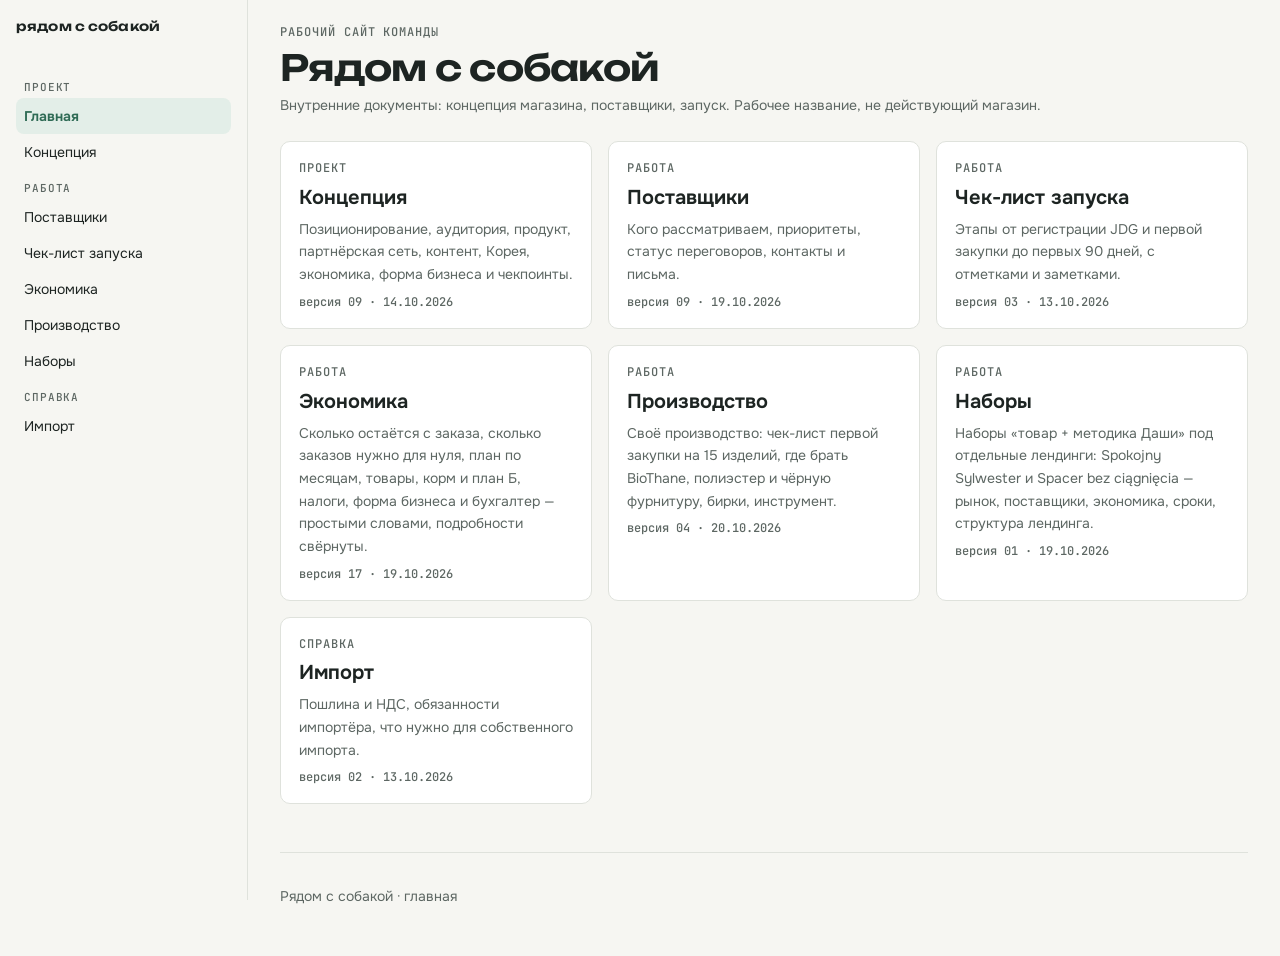
<file: index.html>
<!doctype html>
<html lang="ru">
<head>
<meta charset="utf-8">
<meta name="robots" content="noindex, nofollow">
<meta name="viewport" content="width=device-width, initial-scale=1, viewport-fit=cover">
<title>Рядом с собакой — рабочий сайт</title>
<meta name="description" content="Рабочий сайт команды магазина для собак: концепция, поставщики, чек-лист запуска, импорт.">
<script>
// old links pointed at sections of the concept, which used to live on this page
if (location.hash.length > 1) location.replace("concept.html" + location.hash);
</script>
<link rel="preconnect" href="https://fonts.googleapis.com">
<link rel="preconnect" href="https://fonts.gstatic.com" crossorigin>
<link rel="stylesheet" href="https://fonts.googleapis.com/css2?family=Unbounded:wght@400;500;600&family=Onest:wght@400;500;650&family=JetBrains+Mono:wght@500&display=swap">
<link rel="stylesheet" href="styles.css">
<script src="site.js" defer></script>
</head>
<body data-page="home">

<main class="wrap">
  <div class="hero work">
    <div class="eyebrow">Рабочий сайт команды</div>
    <h1>Рядом с собакой</h1>
    <p class="status-note">Внутренние документы: концепция магазина, поставщики, запуск. Рабочее название, не действующий магазин.</p>
  </div>
  <div class="hub" id="hub"></div>
  <noscript><p><a href="concept.html">Концепция</a> · <a href="suppliers.html">Поставщики</a> · <a href="checklist.html">Чек-лист запуска</a> · <a href="import.html">Импорт</a></p></noscript>
</main>

</body>
</html>
</file>
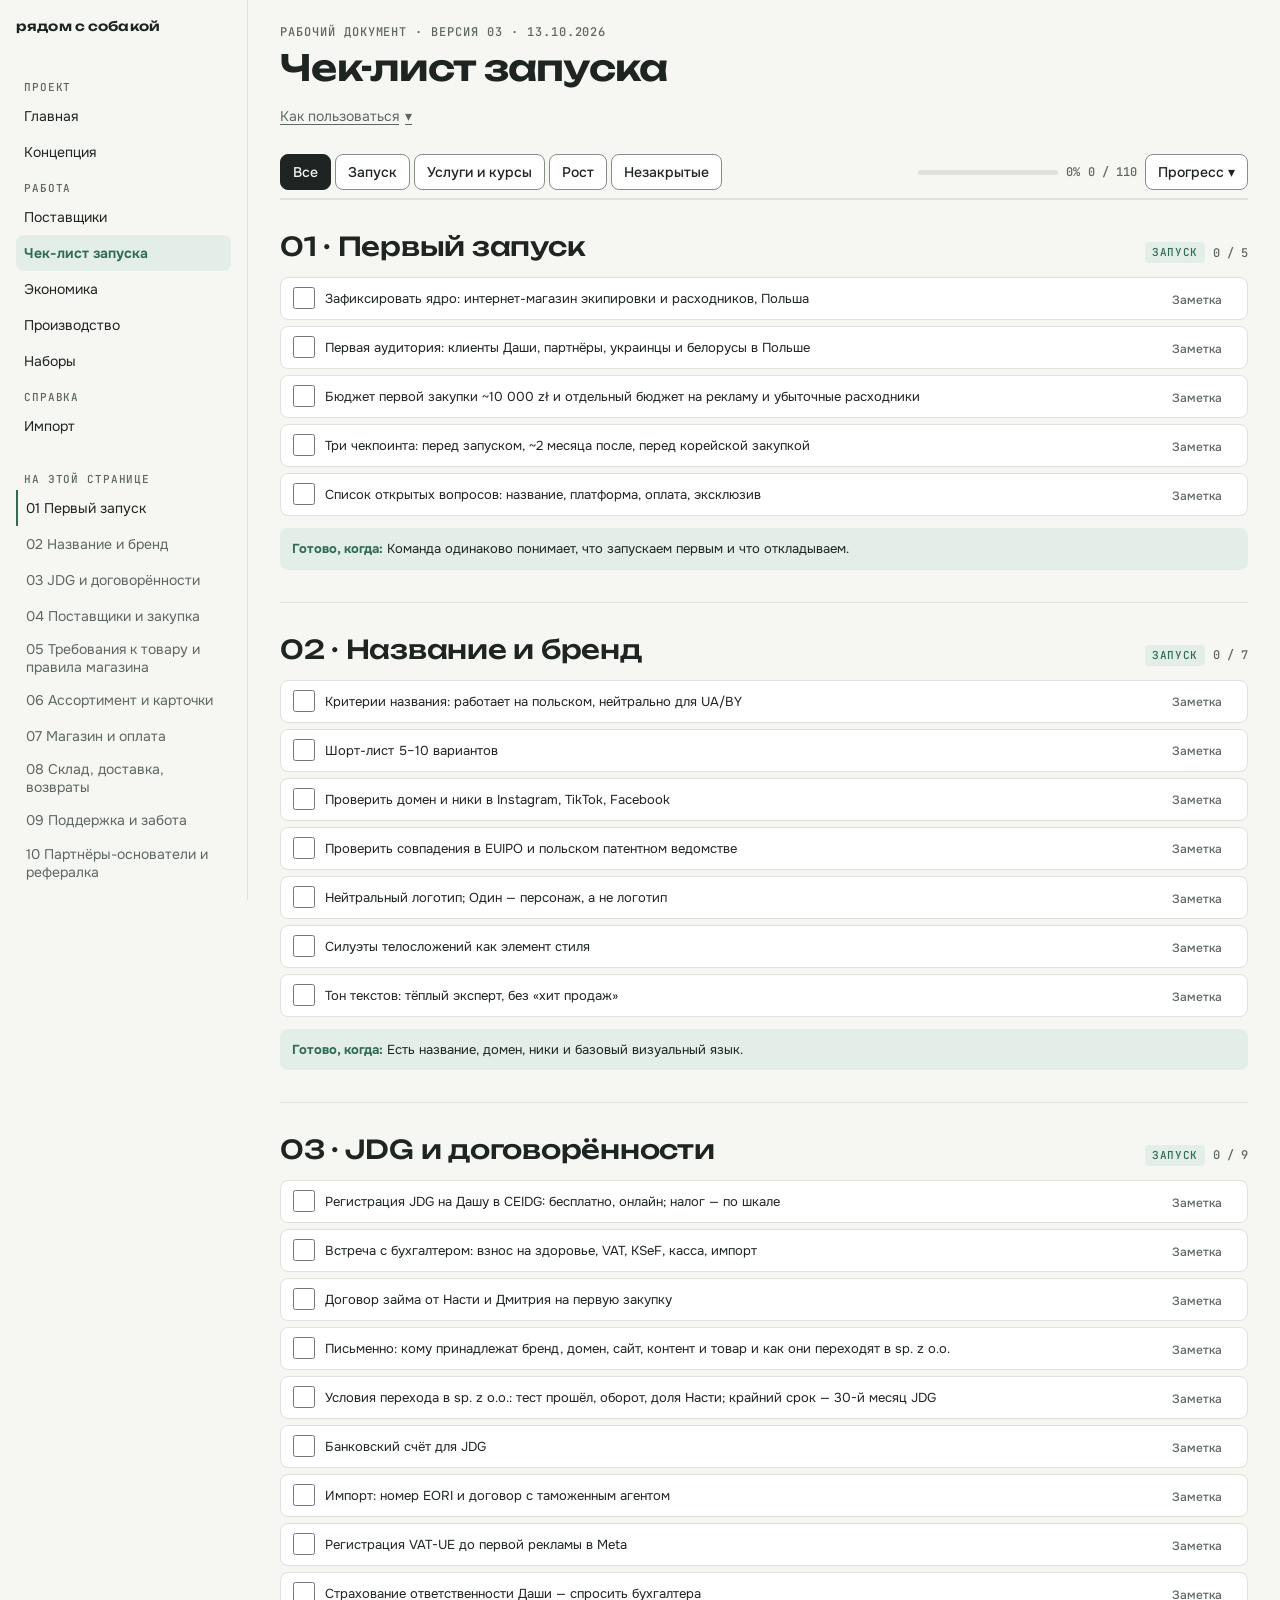
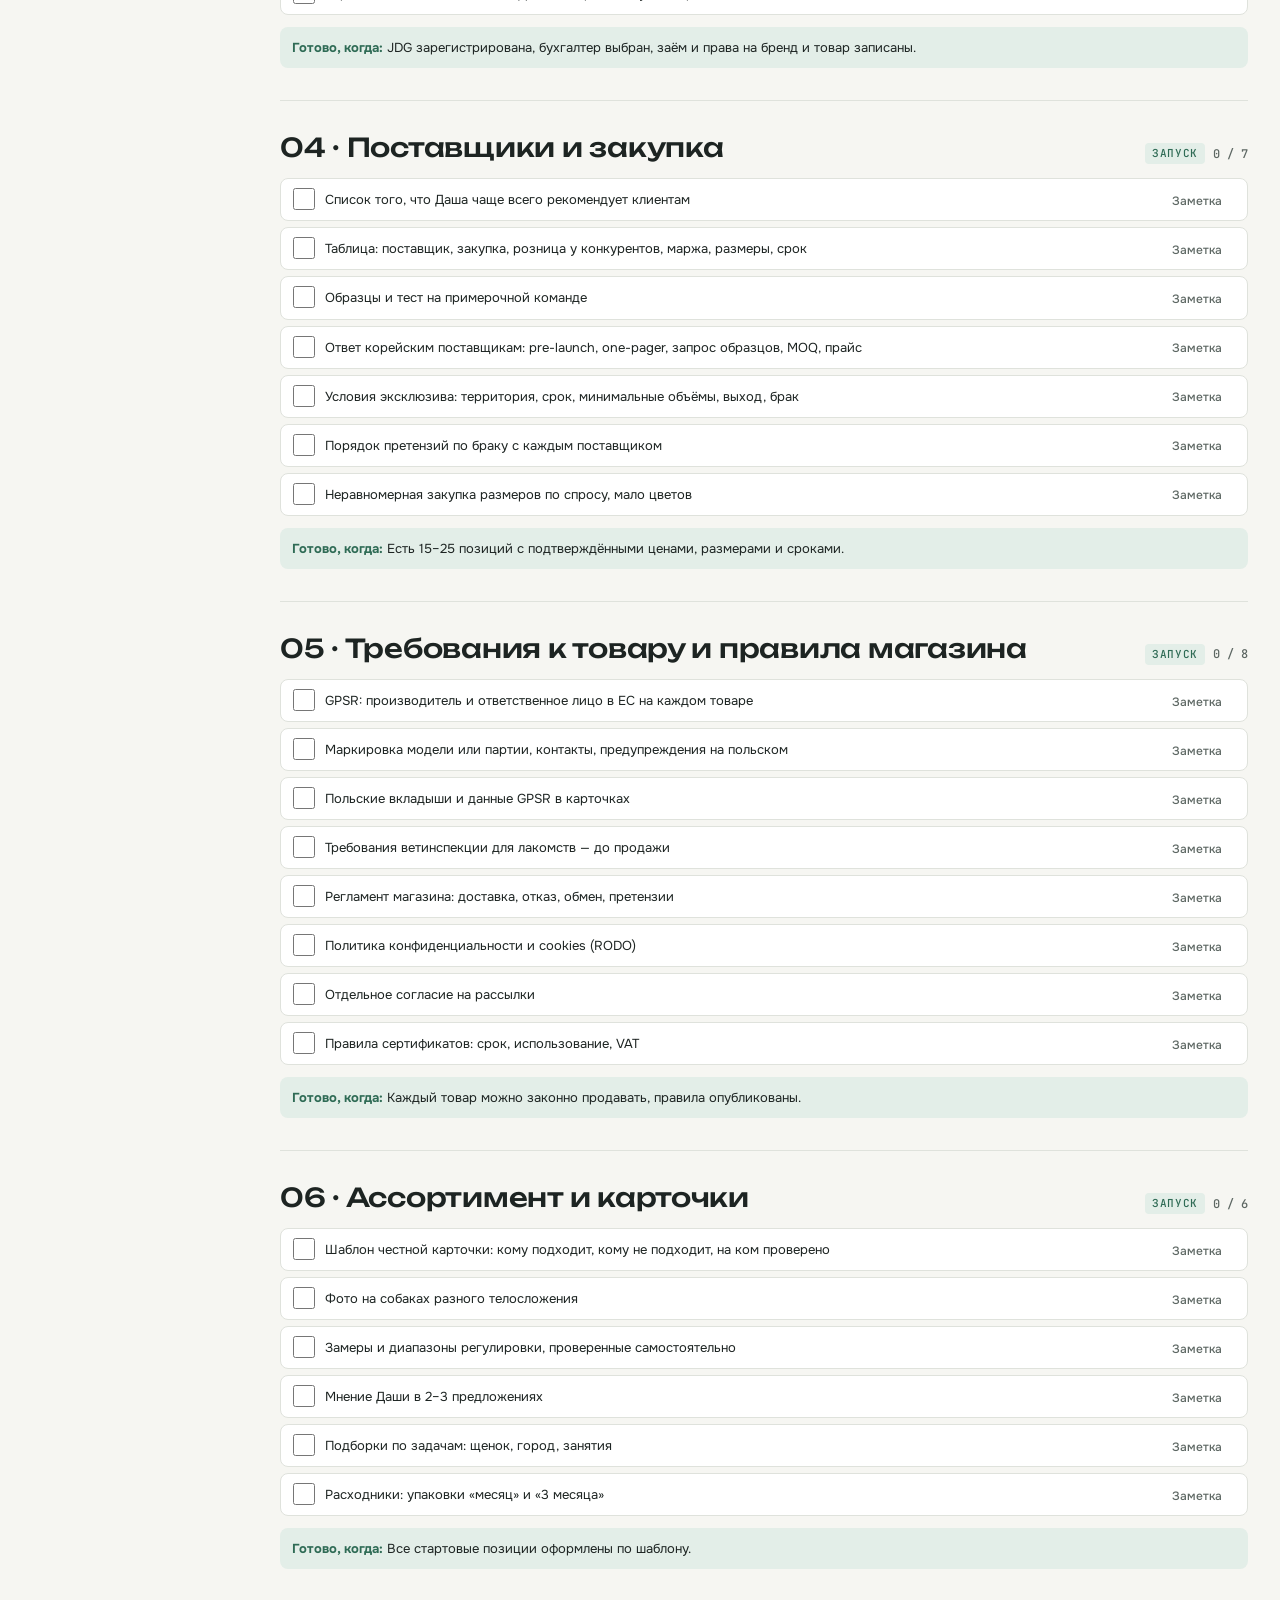
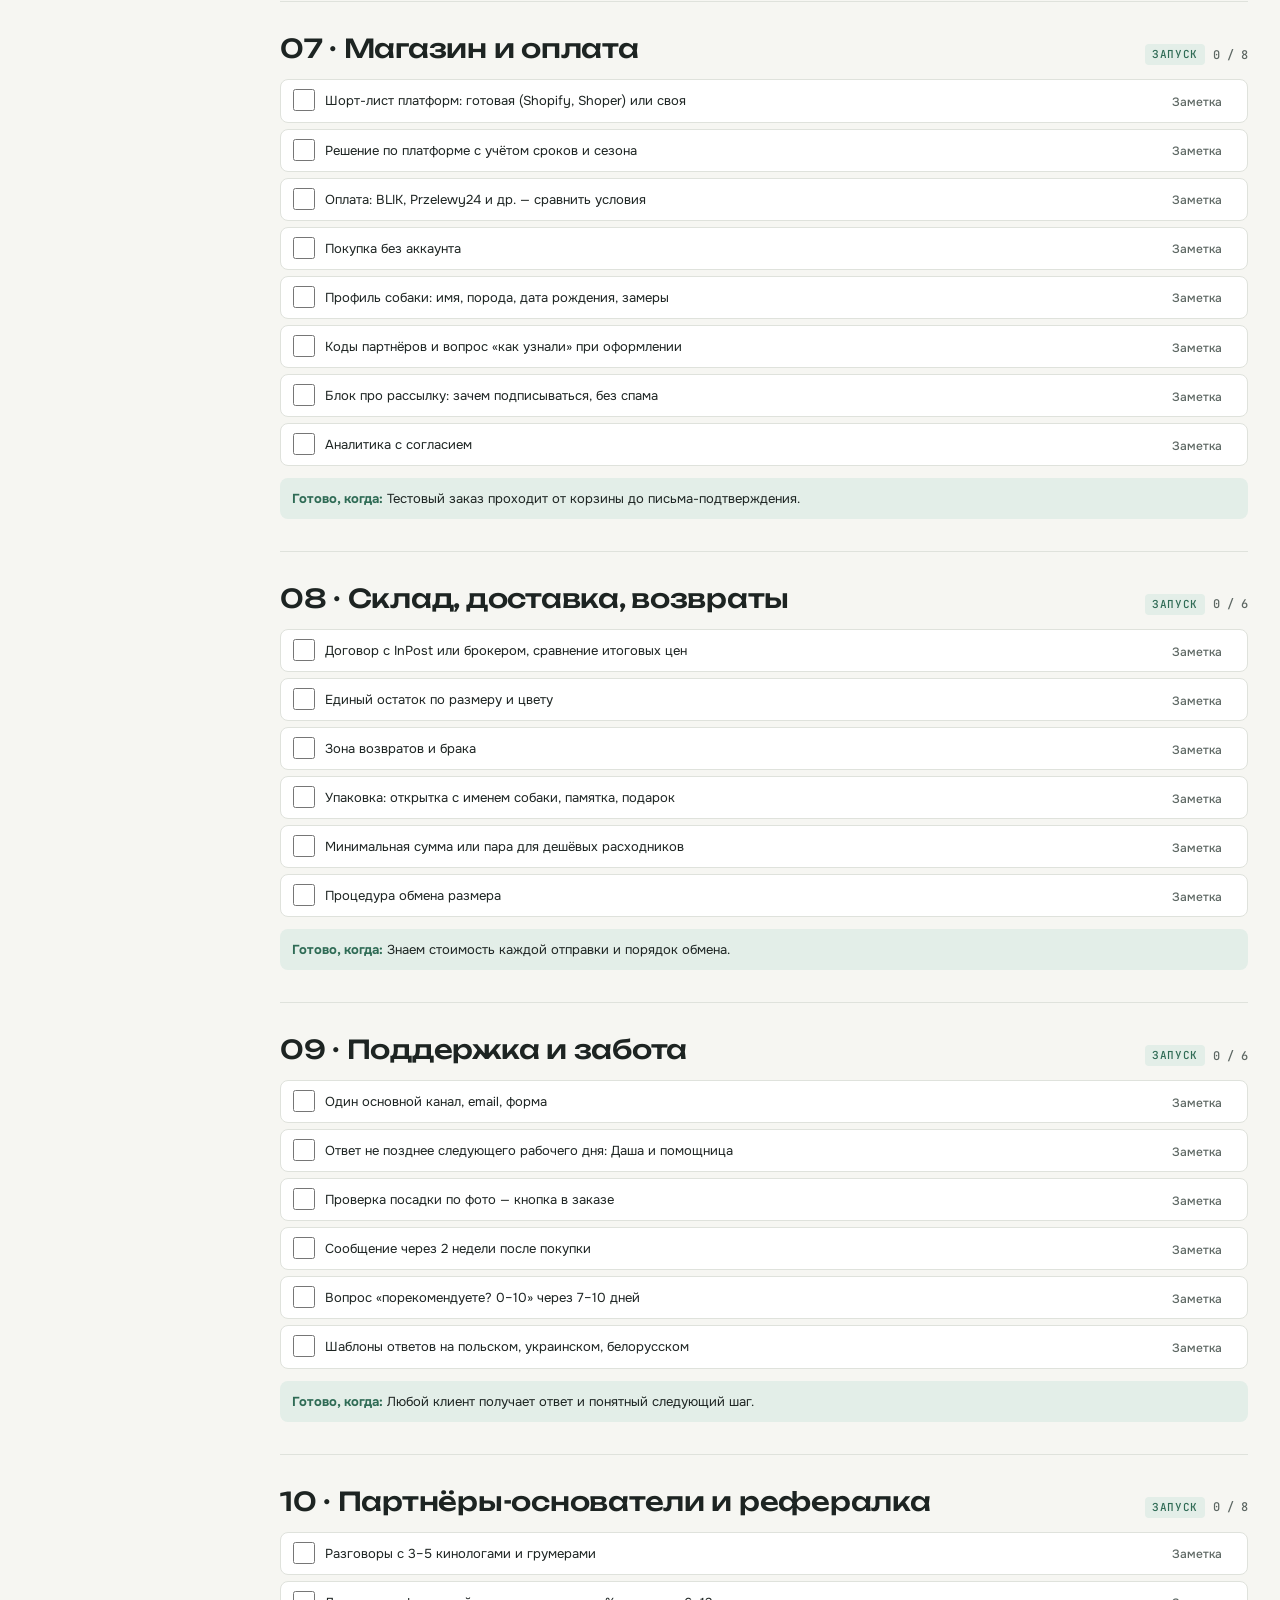
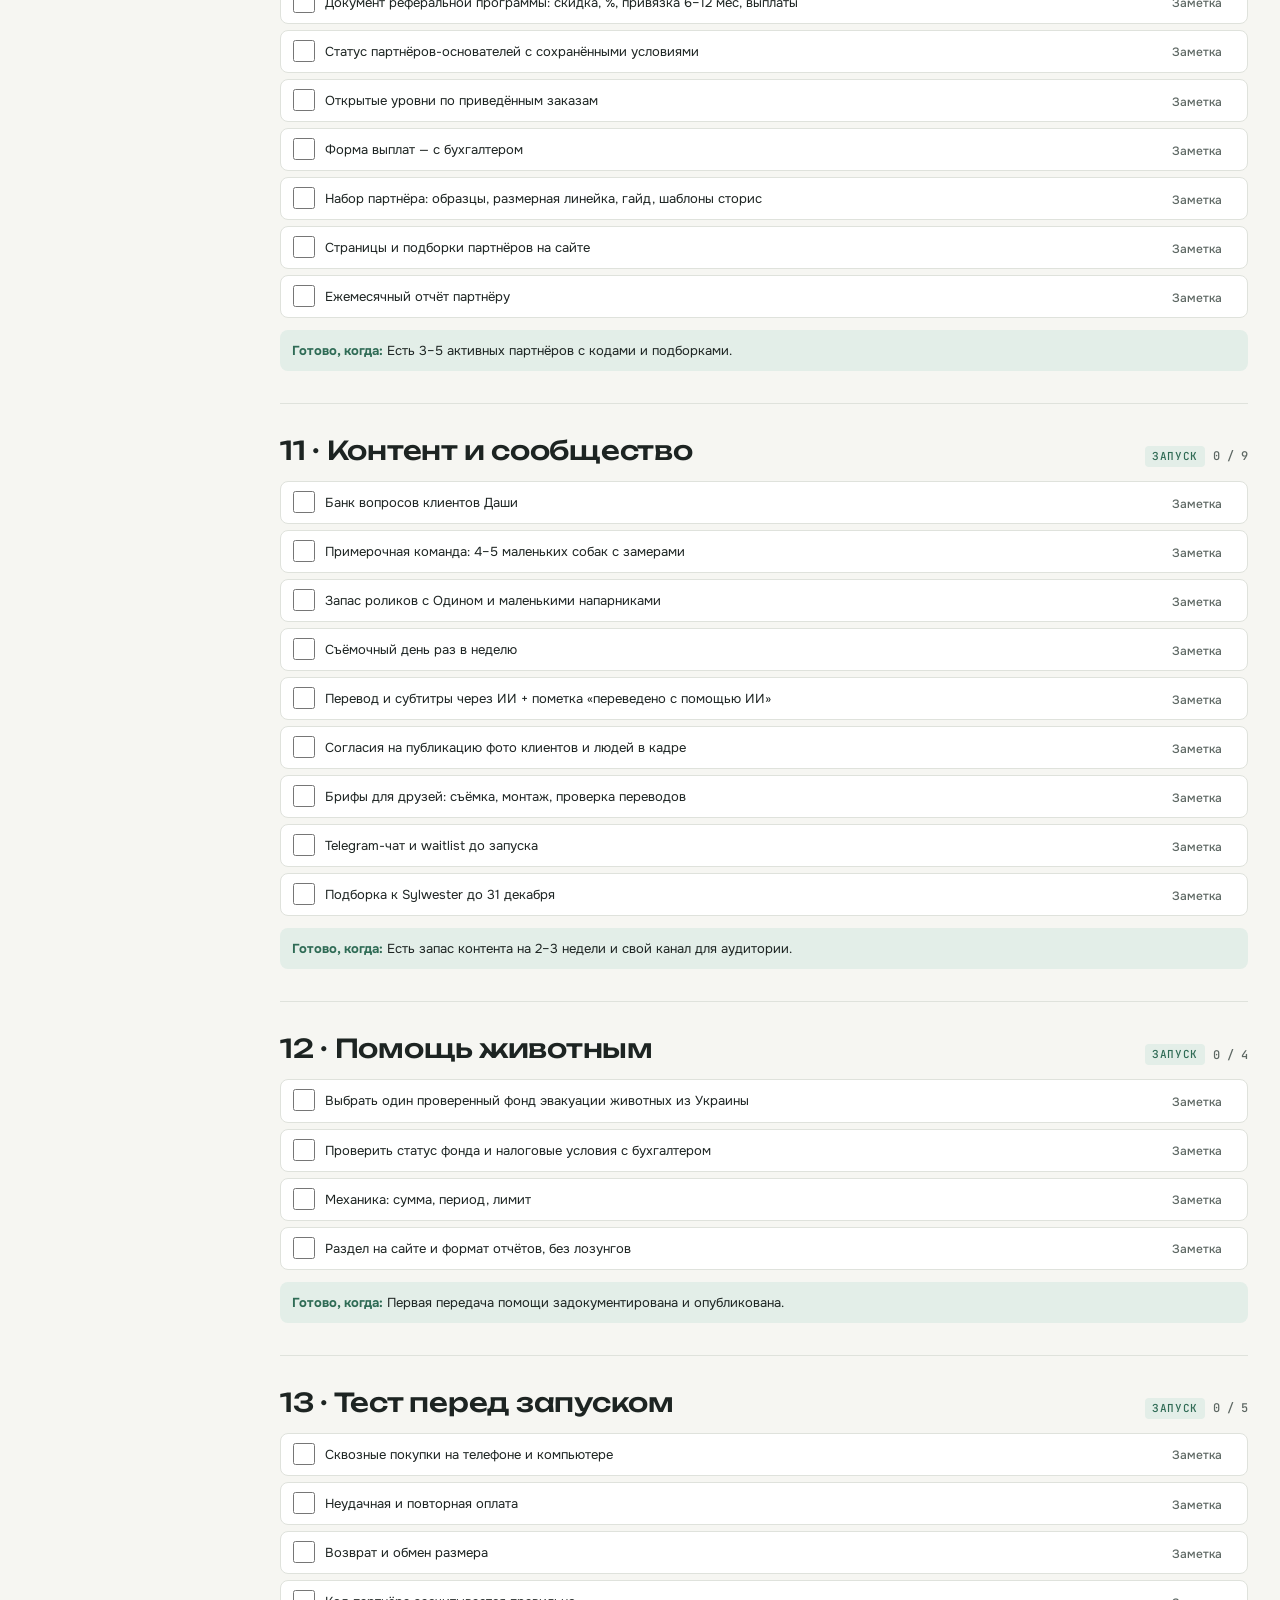
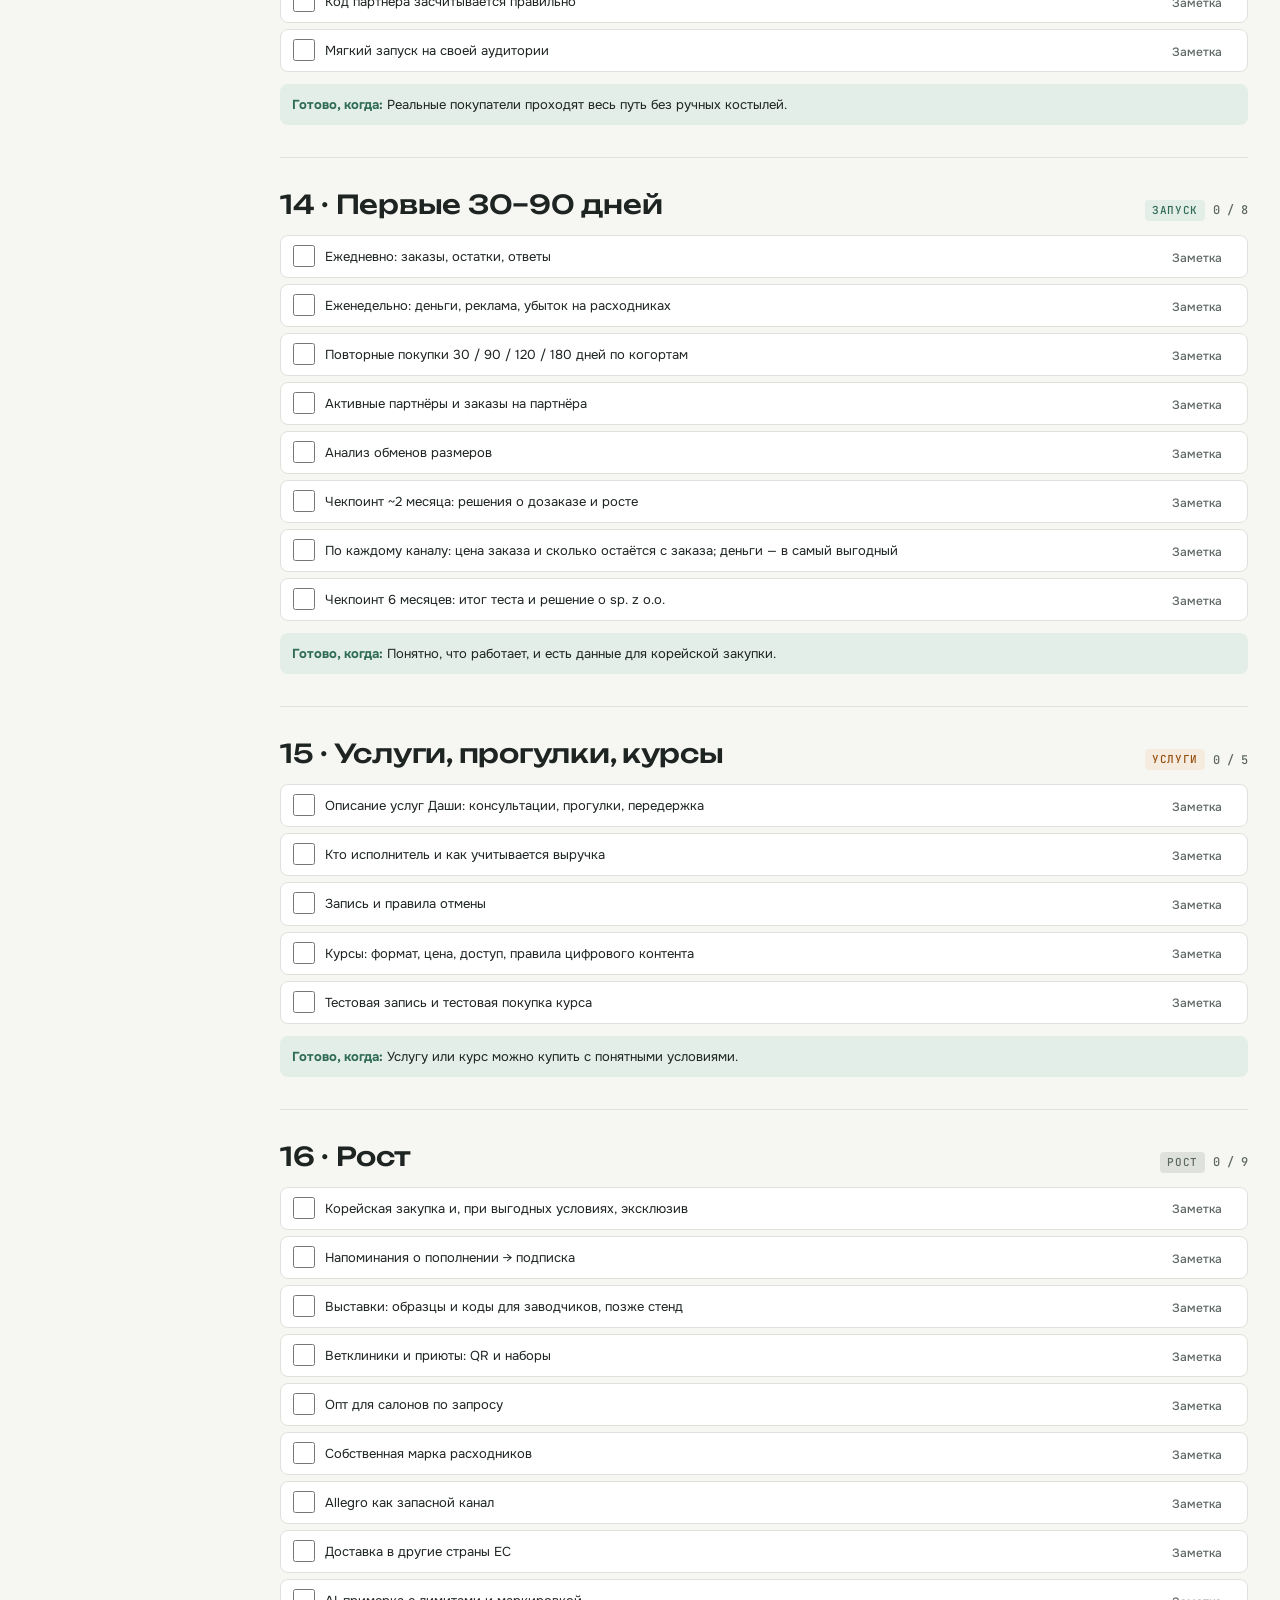
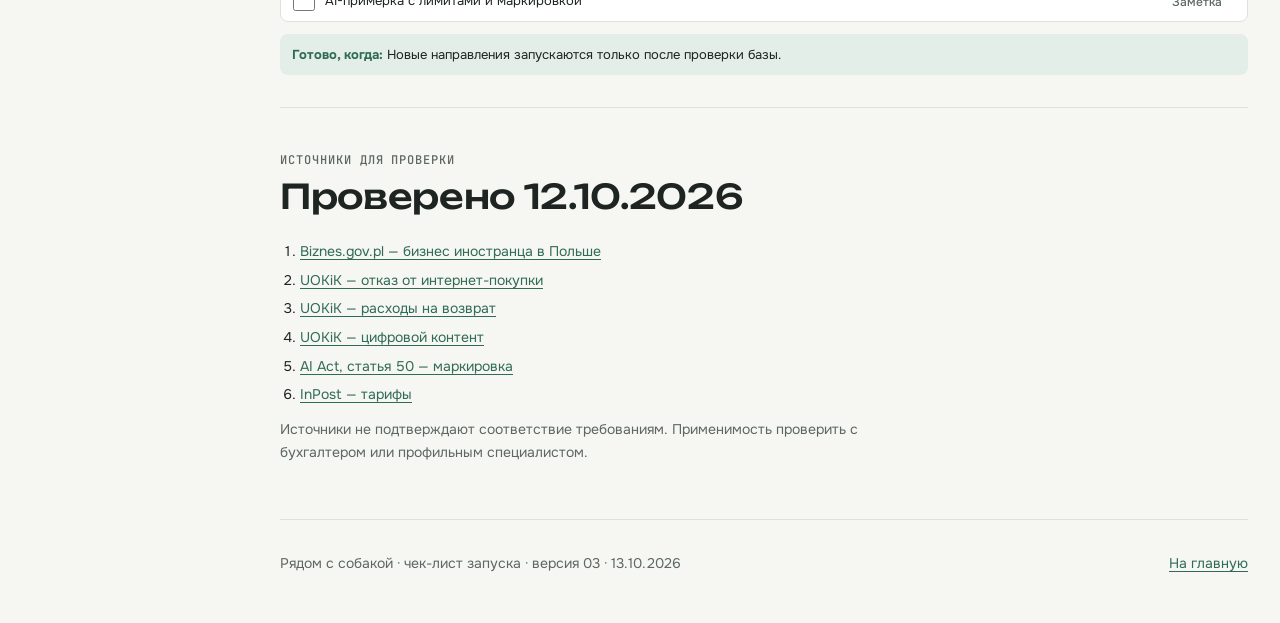
<file: checklist.html>
<!doctype html>
<html lang="ru">
<head>
<meta charset="utf-8">
<meta name="robots" content="noindex, nofollow">
<meta name="viewport" content="width=device-width, initial-scale=1, viewport-fit=cover">
<title>Рядом с собакой — чек-лист запуска</title>
<meta name="description" content="Рабочий чек-лист запуска интернет-магазина для собак: JDG на тест, ассортимент, партнёры, контент, лояльность, Корея.">
<link rel="preconnect" href="https://fonts.googleapis.com">
<link rel="preconnect" href="https://fonts.gstatic.com" crossorigin>
<link rel="stylesheet" href="https://fonts.googleapis.com/css2?family=Unbounded:wght@400;500;600&family=Onest:wght@400;500;650&family=JetBrains+Mono:wght@500&display=swap">
<link rel="stylesheet" href="styles.css">
<script src="site.js" defer></script>
<style>
  .filters { display: flex; flex-wrap: wrap; gap: var(--sp-1); }
  .progress { flex: 1 1 160px; min-width: 0; display: flex; align-items: center; justify-content: flex-end; gap: 8px; font: 500 var(--fs-xs) var(--font-mono); color: var(--muted); white-space: nowrap; }
  .meter { flex: 0 1 140px; min-width: 40px; height: 5px; border-radius: var(--r-pill); background: var(--line); overflow: hidden; }
  .meter > i { display: block; height: 100%; width: 0; background: var(--accent); transition: width .3s; }
  @media (max-width: 640px) { .filters { flex: 1 1 100%; flex-wrap: nowrap; overflow-x: auto; scrollbar-width: none; } }
  /* on a phone the panel scrolls away with the page */
  @media (max-width: 760px) { .controls { position: static; } .stage { scroll-margin-top: calc(var(--bar-h) + var(--sp-3)); } }
  .stage { padding-block: var(--sp-6); border-top: 1px solid var(--line); scroll-margin-top: calc(var(--bar-h) + 120px); }
  .stage-head { display: flex; flex-wrap: wrap; gap: 8px 16px; align-items: baseline; justify-content: space-between; margin-bottom: 14px; }
  .stage-head h2 { font-size: clamp(20px, 2.8vw, 26px); }
  .stage-count { font: 500 var(--fs-xs) var(--font-mono); color: var(--muted); }
  .items { list-style: none; padding: 0; margin: 0; display: grid; gap: 6px; }
  /* the label fills the row, so the whole row toggles the checkbox */
  .item { background: var(--surface); border: 1px solid var(--line); border-radius: var(--r-md); padding: 0 var(--sp-3); display: grid; grid-template-columns: auto 1fr auto; gap: 0 10px; margin: 0; }
  .item input[type=checkbox] { width: 22px; height: 22px; margin: 9px 0 0; accent-color: var(--accent); }
  .item label { min-width: 0; cursor: pointer; padding-block: 10px; font-size: var(--fs-work); }
  .item.checked label { color: var(--muted); text-decoration: line-through; text-decoration-color: var(--line); }
  .item textarea { grid-column: 2 / -1; margin-bottom: 10px; background: var(--paper); }
  .item .btn { align-self: start; margin-top: 4px; }
  .done-when { margin-top: 12px; font-size: var(--fs-work); padding: 10px 12px; border-radius: var(--r-md); background: var(--accent-soft); color: var(--ink); }
  .done-when b { color: var(--accent); }
  .msg { overflow: hidden; text-overflow: ellipsis; }
  @media print { .item textarea:placeholder-shown { display: none !important; } .item { break-inside: avoid; } }
</style>
</head>
<body data-page="checklist">

<main class="wrap">
  <div class="hero work">
    <div class="eyebrow" data-meta>Рабочий документ</div>
    <h1>Чек-лист запуска</h1>
  </div>

  <details class="how" id="how">
    <summary>Как пользоваться</summary>
    <div class="col small">
      <p>От регистрации JDG и первой закупки до партнёров-основателей, контента и первых 90 дней. Обновлён 13.10.2026: тест на полгода идёт через JDG Даши, sp. z o.o. — после теста.</p>
      <p>Сначала закрываем этапы с меткой <span class="tag">запуск</span>. Метка <span class="tag new">услуги</span> нужна только перед продажей услуг и курсов, <span class="tag plain">рост</span> — после проверки базового магазина.</p>
      <p class="muted">Отметки и заметки сохраняются только в этом браузере. Чтобы перенести прогресс на другое устройство или показать команде — скачайте его файлом и загрузите там.</p>
    </div>
  </details>

  <div class="controls" id="controls">
    <div class="row">
      <div class="filters" role="group" aria-label="Фильтр">
        <button class="btn" data-f="all" aria-pressed="true">Все</button>
        <button class="btn" data-f="launch" aria-pressed="false">Запуск</button>
        <button class="btn" data-f="services" aria-pressed="false">Услуги и курсы</button>
        <button class="btn" data-f="growth" aria-pressed="false">Рост</button>
        <button class="btn" id="open" aria-pressed="false">Незакрытые</button>
      </div>
      <div class="progress"><span class="msg" id="msg" role="status"></span><div class="meter"><i id="bar"></i></div><span id="pct">0%</span><span id="cnt">0 / 0</span></div>
      <details class="menu no-print" id="menu">
        <summary class="btn" aria-label="Действия с прогрессом">Прогресс ▾</summary>
        <div class="menu-list">
          <button class="btn" id="export">Скачать прогресс</button>
          <label class="btn" for="importFile">Загрузить прогресс</label>
          <input type="file" id="importFile" accept="application/json" hidden>
          <button class="btn" id="print">Печать / PDF</button>
          <button class="btn danger" id="reset">Сбросить</button>
        </div>
      </details>
    </div>
  </div>

  <div id="list"></div>

  <section id="sources" data-nav="Источники">
    <div class="sec-head"><div class="eyebrow">Источники для проверки</div><h2>Проверено 12.10.2026</h2></div>
    <ol class="sources col">
      <li><a href="https://biznes.gov.pl/pl/portal/00806" target="_blank" rel="noopener">Biznes.gov.pl — бизнес иностранца в Польше</a></li>
      <li><a href="https://prawakonsumenta.uokik.gov.pl/prawo-odstapienia-od-umowy/terminy-odstapienie/" target="_blank" rel="noopener">UOKiK — отказ от интернет-покупки</a></li>
      <li><a href="https://prawakonsumenta.uokik.gov.pl/prawo-odstapienia-od-umowy/koszty/" target="_blank" rel="noopener">UOKiK — расходы на возврат</a></li>
      <li><a href="https://prawakonsumenta.uokik.gov.pl/pytania-i-odpowiedzi/prawo-do-informacji/" target="_blank" rel="noopener">UOKiK — цифровой контент</a></li>
      <li><a href="https://www.lewissilkin.com/insights/2026/07/31/the-new-ai-labelling-rules-for-deployers-in-the-advertising-supply-chain" target="_blank" rel="noopener">AI Act, статья 50 — маркировка</a></li>
      <li><a href="https://inpost.pl/cenniki" target="_blank" rel="noopener">InPost — тарифы</a></li>
    </ol>
    <p class="small muted col">Источники не подтверждают соответствие требованиям. Применимость проверить с бухгалтером или профильным специалистом.</p>
  </section>
</main>

<script>
const STAGES = [
  { id: "scope", kind: "launch", title: "Первый запуск", items: [
    "Зафиксировать ядро: интернет-магазин экипировки и расходников, Польша",
    "Первая аудитория: клиенты Даши, партнёры, украинцы и белорусы в Польше",
    "Бюджет первой закупки ~10 000 zł и отдельный бюджет на рекламу и убыточные расходники",
    "Три чекпоинта: перед запуском, ~2 месяца после, перед корейской закупкой",
    "Список открытых вопросов: название, платформа, оплата, эксклюзив"
  ], done: "Команда одинаково понимает, что запускаем первым и что откладываем." },
  { id: "name", kind: "launch", title: "Название и бренд", items: [
    "Критерии названия: работает на польском, нейтрально для UA/BY",
    "Шорт-лист 5–10 вариантов",
    "Проверить домен и ники в Instagram, TikTok, Facebook",
    "Проверить совпадения в EUIPO и польском патентном ведомстве",
    "Нейтральный логотип; Один — персонаж, а не логотип",
    "Силуэты телосложений как элемент стиля",
    "Тон текстов: тёплый эксперт, без «хит продаж»"
  ], done: "Есть название, домен, ники и базовый визуальный язык." },
  { id: "entity-jdg", kind: "launch", title: "JDG и договорённости", items: [
    "Регистрация JDG на Дашу в CEIDG: бесплатно, онлайн; налог — по шкале",
    "Встреча с бухгалтером: взнос на здоровье, VAT, KSeF, касса, импорт",
    "Договор займа от Насти и Дмитрия на первую закупку",
    "Письменно: кому принадлежат бренд, домен, сайт, контент и товар и как они переходят в sp. z o.o.",
    "Условия перехода в sp. z o.o.: тест прошёл, оборот, доля Насти; крайний срок — 30-й месяц JDG",
    "Банковский счёт для JDG",
    "Импорт: номер EORI и договор с таможенным агентом",
    "Регистрация VAT-UE до первой рекламы в Meta",
    "Страхование ответственности Даши — спросить бухгалтера"
  ], done: "JDG зарегистрирована, бухгалтер выбран, заём и права на бренд и товар записаны." },
  { id: "suppliers", kind: "launch", title: "Поставщики и закупка", items: [
    "Список того, что Даша чаще всего рекомендует клиентам",
    "Таблица: поставщик, закупка, розница у конкурентов, маржа, размеры, срок",
    "Образцы и тест на примерочной команде",
    "Ответ корейским поставщикам: pre-launch, one-pager, запрос образцов, MOQ, прайс",
    "Условия эксклюзива: территория, срок, минимальные объёмы, выход, брак",
    "Порядок претензий по браку с каждым поставщиком",
    "Неравномерная закупка размеров по спросу, мало цветов"
  ], done: "Есть 15–25 позиций с подтверждёнными ценами, размерами и сроками." },
  { id: "rules", kind: "launch", title: "Требования к товару и правила магазина", items: [
    "GPSR: производитель и ответственное лицо в ЕС на каждом товаре",
    "Маркировка модели или партии, контакты, предупреждения на польском",
    "Польские вкладыши и данные GPSR в карточках",
    "Требования ветинспекции для лакомств — до продажи",
    "Регламент магазина: доставка, отказ, обмен, претензии",
    "Политика конфиденциальности и cookies (RODO)",
    "Отдельное согласие на рассылки",
    "Правила сертификатов: срок, использование, VAT"
  ], done: "Каждый товар можно законно продавать, правила опубликованы." },
  { id: "listing", kind: "launch", title: "Ассортимент и карточки", items: [
    "Шаблон честной карточки: кому подходит, кому не подходит, на ком проверено",
    "Фото на собаках разного телосложения",
    "Замеры и диапазоны регулировки, проверенные самостоятельно",
    "Мнение Даши в 2–3 предложениях",
    "Подборки по задачам: щенок, город, занятия",
    "Расходники: упаковки «месяц» и «3 месяца»"
  ], done: "Все стартовые позиции оформлены по шаблону." },
  { id: "store", kind: "launch", title: "Магазин и оплата", items: [
    "Шорт-лист платформ: готовая (Shopify, Shoper) или своя",
    "Решение по платформе с учётом сроков и сезона",
    "Оплата: BLIK, Przelewy24 и др. — сравнить условия",
    "Покупка без аккаунта",
    "Профиль собаки: имя, порода, дата рождения, замеры",
    "Коды партнёров и вопрос «как узнали» при оформлении",
    "Блок про рассылку: зачем подписываться, без спама",
    "Аналитика с согласием"
  ], done: "Тестовый заказ проходит от корзины до письма-подтверждения." },
  { id: "delivery", kind: "launch", title: "Склад, доставка, возвраты", items: [
    "Договор с InPost или брокером, сравнение итоговых цен",
    "Единый остаток по размеру и цвету",
    "Зона возвратов и брака",
    "Упаковка: открытка с именем собаки, памятка, подарок",
    "Минимальная сумма или пара для дешёвых расходников",
    "Процедура обмена размера"
  ], done: "Знаем стоимость каждой отправки и порядок обмена." },
  { id: "support", kind: "launch", title: "Поддержка и забота", items: [
    "Один основной канал, email, форма",
    "Ответ не позднее следующего рабочего дня: Даша и помощница",
    "Проверка посадки по фото — кнопка в заказе",
    "Сообщение через 2 недели после покупки",
    "Вопрос «порекомендуете? 0–10» через 7–10 дней",
    "Шаблоны ответов на польском, украинском, белорусском"
  ], done: "Любой клиент получает ответ и понятный следующий шаг." },
  { id: "partners", kind: "launch", title: "Партнёры-основатели и рефералка", items: [
    "Разговоры с 3–5 кинологами и грумерами",
    "Документ реферальной программы: скидка, %, привязка 6–12 мес, выплаты",
    "Статус партнёров-основателей с сохранёнными условиями",
    "Открытые уровни по приведённым заказам",
    "Форма выплат — с бухгалтером",
    "Набор партнёра: образцы, размерная линейка, гайд, шаблоны сторис",
    "Страницы и подборки партнёров на сайте",
    "Ежемесячный отчёт партнёру"
  ], done: "Есть 3–5 активных партнёров с кодами и подборками." },
  { id: "content", kind: "launch", title: "Контент и сообщество", items: [
    "Банк вопросов клиентов Даши",
    "Примерочная команда: 4–5 маленьких собак с замерами",
    "Запас роликов с Одином и маленькими напарниками",
    "Съёмочный день раз в неделю",
    "Перевод и субтитры через ИИ + пометка «переведено с помощью ИИ»",
    "Согласия на публикацию фото клиентов и людей в кадре",
    "Брифы для друзей: съёмка, монтаж, проверка переводов",
    "Telegram-чат и waitlist до запуска",
    "Подборка к Sylwester до 31 декабря"
  ], done: "Есть запас контента на 2–3 недели и свой канал для аудитории." },
  { id: "help", kind: "launch", title: "Помощь животным", items: [
    "Выбрать один проверенный фонд эвакуации животных из Украины",
    "Проверить статус фонда и налоговые условия с бухгалтером",
    "Механика: сумма, период, лимит",
    "Раздел на сайте и формат отчётов, без лозунгов"
  ], done: "Первая передача помощи задокументирована и опубликована." },
  { id: "test", kind: "launch", title: "Тест перед запуском", items: [
    "Сквозные покупки на телефоне и компьютере",
    "Неудачная и повторная оплата",
    "Возврат и обмен размера",
    "Код партнёра засчитывается правильно",
    "Мягкий запуск на своей аудитории"
  ], done: "Реальные покупатели проходят весь путь без ручных костылей." },
  { id: "first90", kind: "launch", title: "Первые 30–90 дней", items: [
    "Ежедневно: заказы, остатки, ответы",
    "Еженедельно: деньги, реклама, убыток на расходниках",
    "Повторные покупки 30 / 90 / 120 / 180 дней по когортам",
    "Активные партнёры и заказы на партнёра",
    "Анализ обменов размеров",
    "Чекпоинт ~2 месяца: решения о дозаказе и росте",
    "По каждому каналу: цена заказа и сколько остаётся с заказа; деньги — в самый выгодный",
    "Чекпоинт 6 месяцев: итог теста и решение о sp. z o.o."
  ], done: "Понятно, что работает, и есть данные для корейской закупки." },
  { id: "services", kind: "services", title: "Услуги, прогулки, курсы", items: [
    "Описание услуг Даши: консультации, прогулки, передержка",
    "Кто исполнитель и как учитывается выручка",
    "Запись и правила отмены",
    "Курсы: формат, цена, доступ, правила цифрового контента",
    "Тестовая запись и тестовая покупка курса"
  ], done: "Услугу или курс можно купить с понятными условиями." },
  { id: "growth", kind: "growth", title: "Рост", items: [
    "Корейская закупка и, при выгодных условиях, эксклюзив",
    "Напоминания о пополнении → подписка",
    "Выставки: образцы и коды для заводчиков, позже стенд",
    "Ветклиники и приюты: QR и наборы",
    "Опт для салонов по запросу",
    "Собственная марка расходников",
    "Allegro как запасной канал",
    "Доставка в другие страны ЕС",
    "AI-примерка с лимитами и маркировкой"
  ], done: "Новые направления запускаются только после проверки базы." }
];

const KEY = "rss-checklist-v2";
let state = { checked: {}, notes: {} };
let filter = "all", onlyOpen = false;

function load() { try { const s = JSON.parse(localStorage.getItem(KEY) || "null"); if (s && s.checked) state = s; } catch (e) {} }
function save() { try { localStorage.setItem(KEY, JSON.stringify(state)); } catch (e) {} }
function idOf(s, i) { return s.id + "-" + i; }
const kindLabel = { launch: "запуск", services: "услуги", growth: "рост" };
const kindTag = { launch: "tag", services: "tag new", growth: "tag plain" };

function render() {
  const list = document.getElementById("list");
  list.innerHTML = "";
  let total = 0, done = 0;
  STAGES.forEach((s, si) => {
    const ids = s.items.map((_, i) => idOf(s, i));
    const sd = ids.filter(id => state.checked[id]).length;
    total += ids.length; done += sd;
    if (filter !== "all" && s.kind !== filter) return;
    const visible = s.items.map((t, i) => ({ t, id: ids[i] })).filter(x => !onlyOpen || !state.checked[x.id]);
    if (!visible.length) return;
    const sec = document.createElement("section");
    sec.className = "stage"; sec.id = "st-" + s.id;
    sec.dataset.nav = String(si + 1).padStart(2, "0") + " " + s.title;
    if (sd === ids.length) sec.dataset.navDone = "1";
    sec.innerHTML = `<div class="stage-head"><h2>${String(si + 1).padStart(2, "0")} · ${s.title}</h2><span class="row"><span class="${kindTag[s.kind]}">${kindLabel[s.kind]}</span><span class="stage-count">${sd} / ${ids.length}</span></span></div>`;
    const ul = document.createElement("ul"); ul.className = "items";
    visible.forEach(({ t, id }) => {
      const li = document.createElement("li");
      li.className = "item" + (state.checked[id] ? " checked" : "");
      const cb = document.createElement("input"); cb.type = "checkbox"; cb.id = "cb-" + id; cb.checked = !!state.checked[id];
      const lb = document.createElement("label"); lb.htmlFor = cb.id; lb.textContent = t;
      const ta = document.createElement("textarea"); ta.id = "nt-" + id; ta.placeholder = "Заметка"; ta.value = state.notes[id] || ""; ta.rows = 1; ta.hidden = !state.notes[id];
      // the note field opens on request, or stays open once it has text
      const nb = document.createElement("button"); nb.type = "button"; nb.className = "btn quiet no-print"; nb.textContent = "Заметка";
      nb.setAttribute("aria-controls", ta.id); nb.setAttribute("aria-expanded", String(!ta.hidden));
      nb.addEventListener("click", () => { ta.hidden = !ta.hidden; nb.setAttribute("aria-expanded", String(!ta.hidden)); if (!ta.hidden) ta.focus(); });
      cb.addEventListener("change", () => { if (cb.checked) state.checked[id] = true; else delete state.checked[id]; save(); render(); });
      ta.addEventListener("input", () => { if (ta.value) state.notes[id] = ta.value; else delete state.notes[id]; save(); });
      li.append(cb, lb, nb, ta); ul.appendChild(li);
    });
    sec.appendChild(ul);
    const dw = document.createElement("div"); dw.className = "done-when"; dw.innerHTML = "<b>Готово, когда:</b> " + s.done;
    sec.appendChild(dw);
    list.appendChild(sec);
  });
  const pct = total ? Math.round(done / total * 100) : 0;
  document.getElementById("pct").textContent = pct + "%";
  document.getElementById("cnt").textContent = done + " / " + total;
  document.getElementById("bar").style.width = pct + "%";
  if (window.site) site.toc();
}

document.addEventListener("click", e => { const m = document.getElementById("menu"); if (m.open && !m.contains(e.target)) m.open = false; });
function msg(t) { const m = document.getElementById("msg"); m.textContent = t; setTimeout(() => { if (m.textContent === t) m.textContent = ""; }, 4000); }

document.querySelectorAll("[data-f]").forEach(b => b.addEventListener("click", () => {
  filter = b.dataset.f;
  document.querySelectorAll("[data-f]").forEach(x => x.setAttribute("aria-pressed", x === b ? "true" : "false"));
  render();
}));
document.getElementById("open").addEventListener("click", e => { onlyOpen = !onlyOpen; e.currentTarget.setAttribute("aria-pressed", String(onlyOpen)); render(); });
document.getElementById("export").addEventListener("click", () => {
  const blob = new Blob([JSON.stringify({ version: 2, date: new Date().toISOString(), ...state }, null, 2)], { type: "application/json" });
  const a = document.createElement("a"); a.href = URL.createObjectURL(blob); a.download = "checklist-progress.json"; a.click();
  setTimeout(() => URL.revokeObjectURL(a.href), 1000); msg("Файл прогресса скачан.");
});
document.getElementById("importFile").addEventListener("change", e => {
  const f = e.target.files[0]; if (!f) return;
  const r = new FileReader();
  r.onload = () => { try { const d = JSON.parse(r.result); state = { checked: d.checked || {}, notes: d.notes || {} }; save(); render(); msg("Прогресс загружен."); } catch (err) { msg("Не удалось прочитать файл: нужен JSON, скачанный с этой страницы."); } };
  r.readAsText(f); e.target.value = "";
});
document.getElementById("print").addEventListener("click", () => window.print());
let resetArmed = false, resetTimer;
document.getElementById("reset").addEventListener("click", e => {
  const btn = e.currentTarget;
  clearTimeout(resetTimer);
  if (!resetArmed) { resetArmed = true; btn.textContent = "Точно сбросить?"; resetTimer = setTimeout(() => { resetArmed = false; btn.textContent = "Сбросить"; }, 4000); return; }
  state = { checked: {}, notes: {} }; save(); render(); resetArmed = false; btn.textContent = "Сбросить"; msg("Прогресс сброшен.");
});

load(); render();
</script>
</body>
</html>
</file>
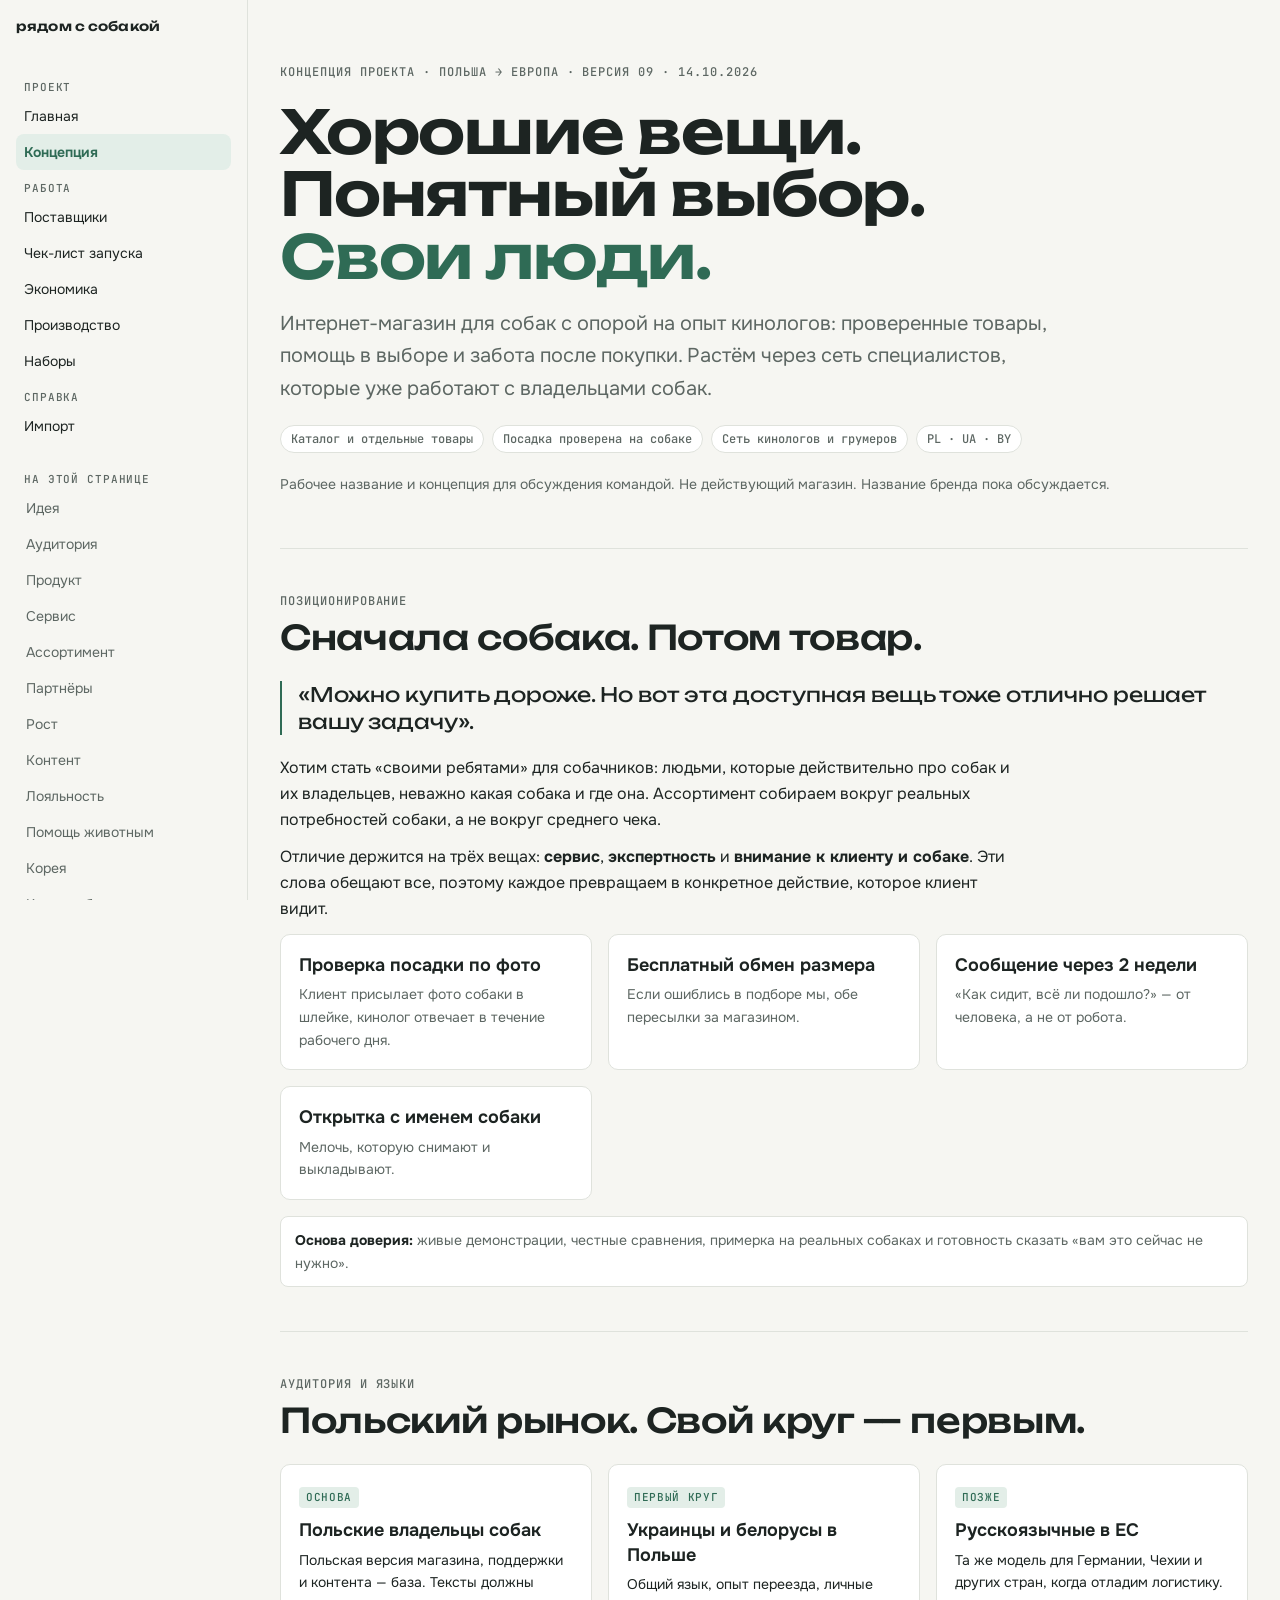
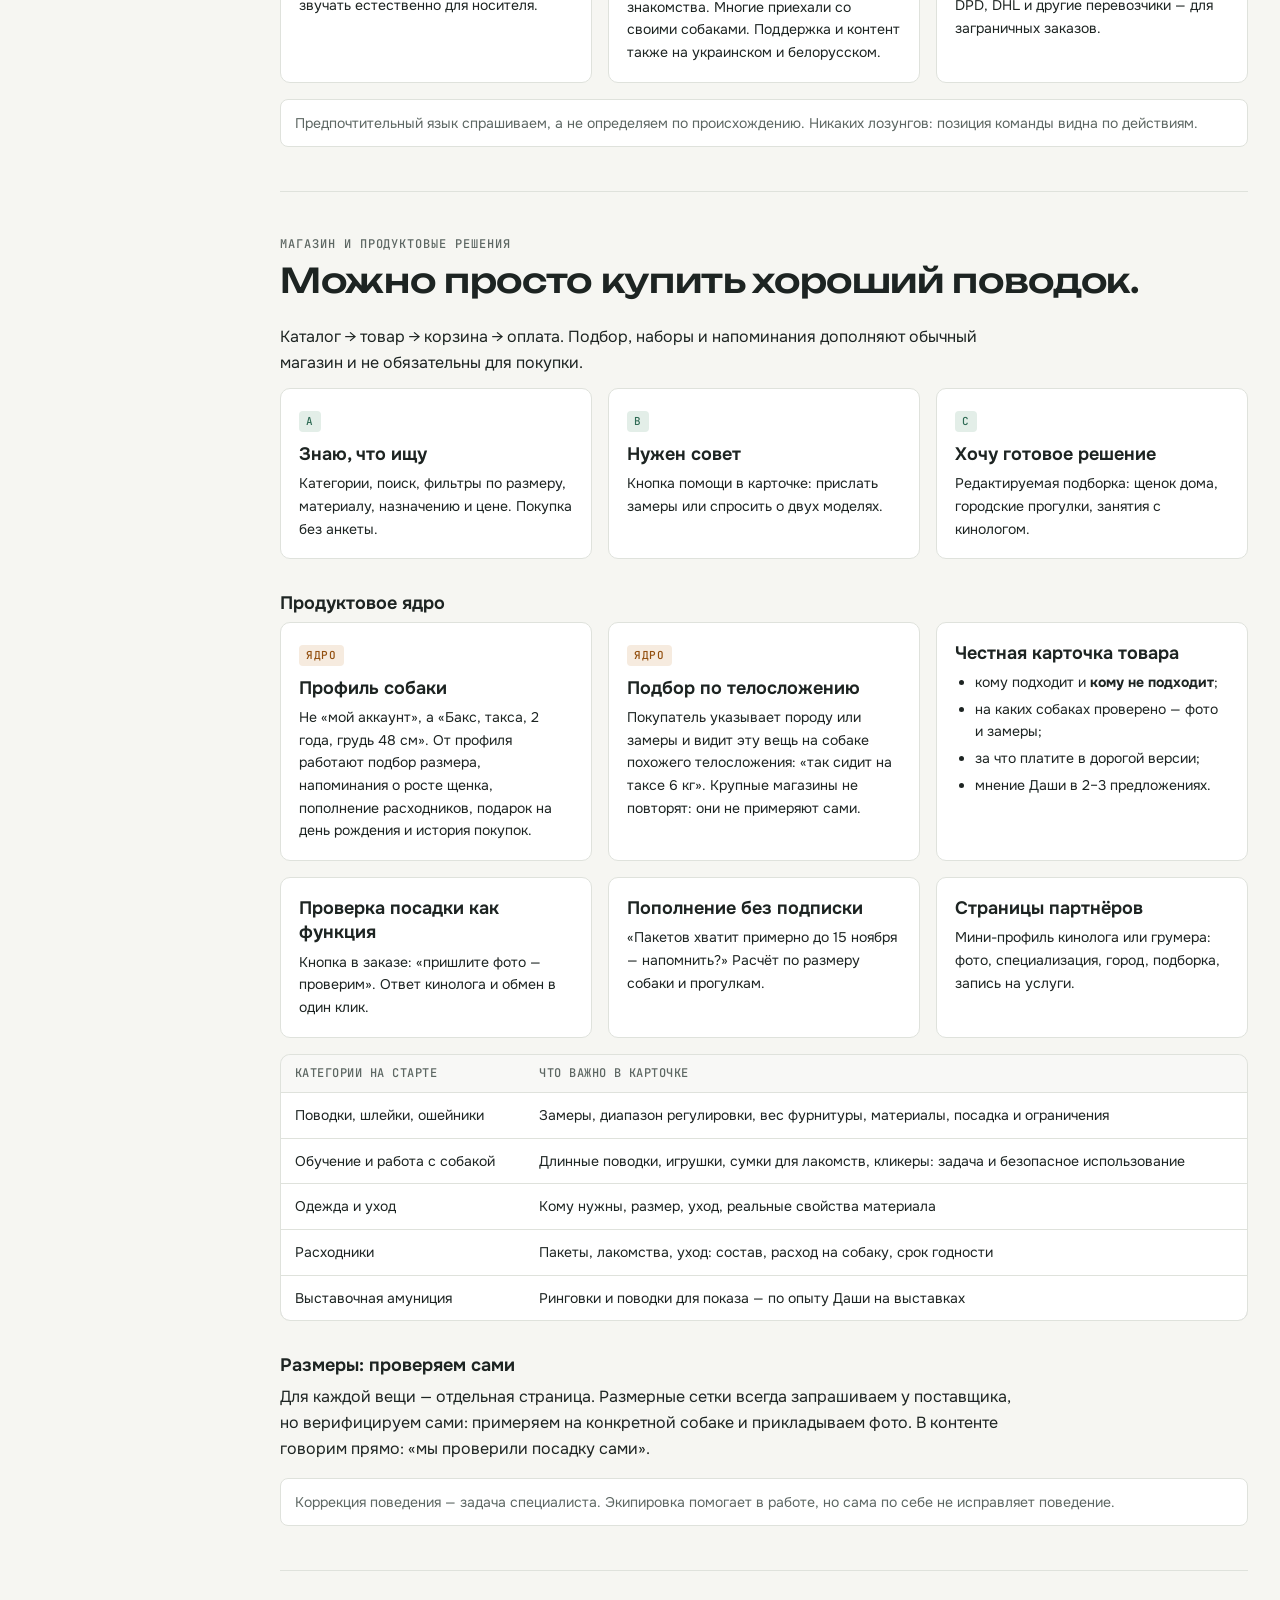
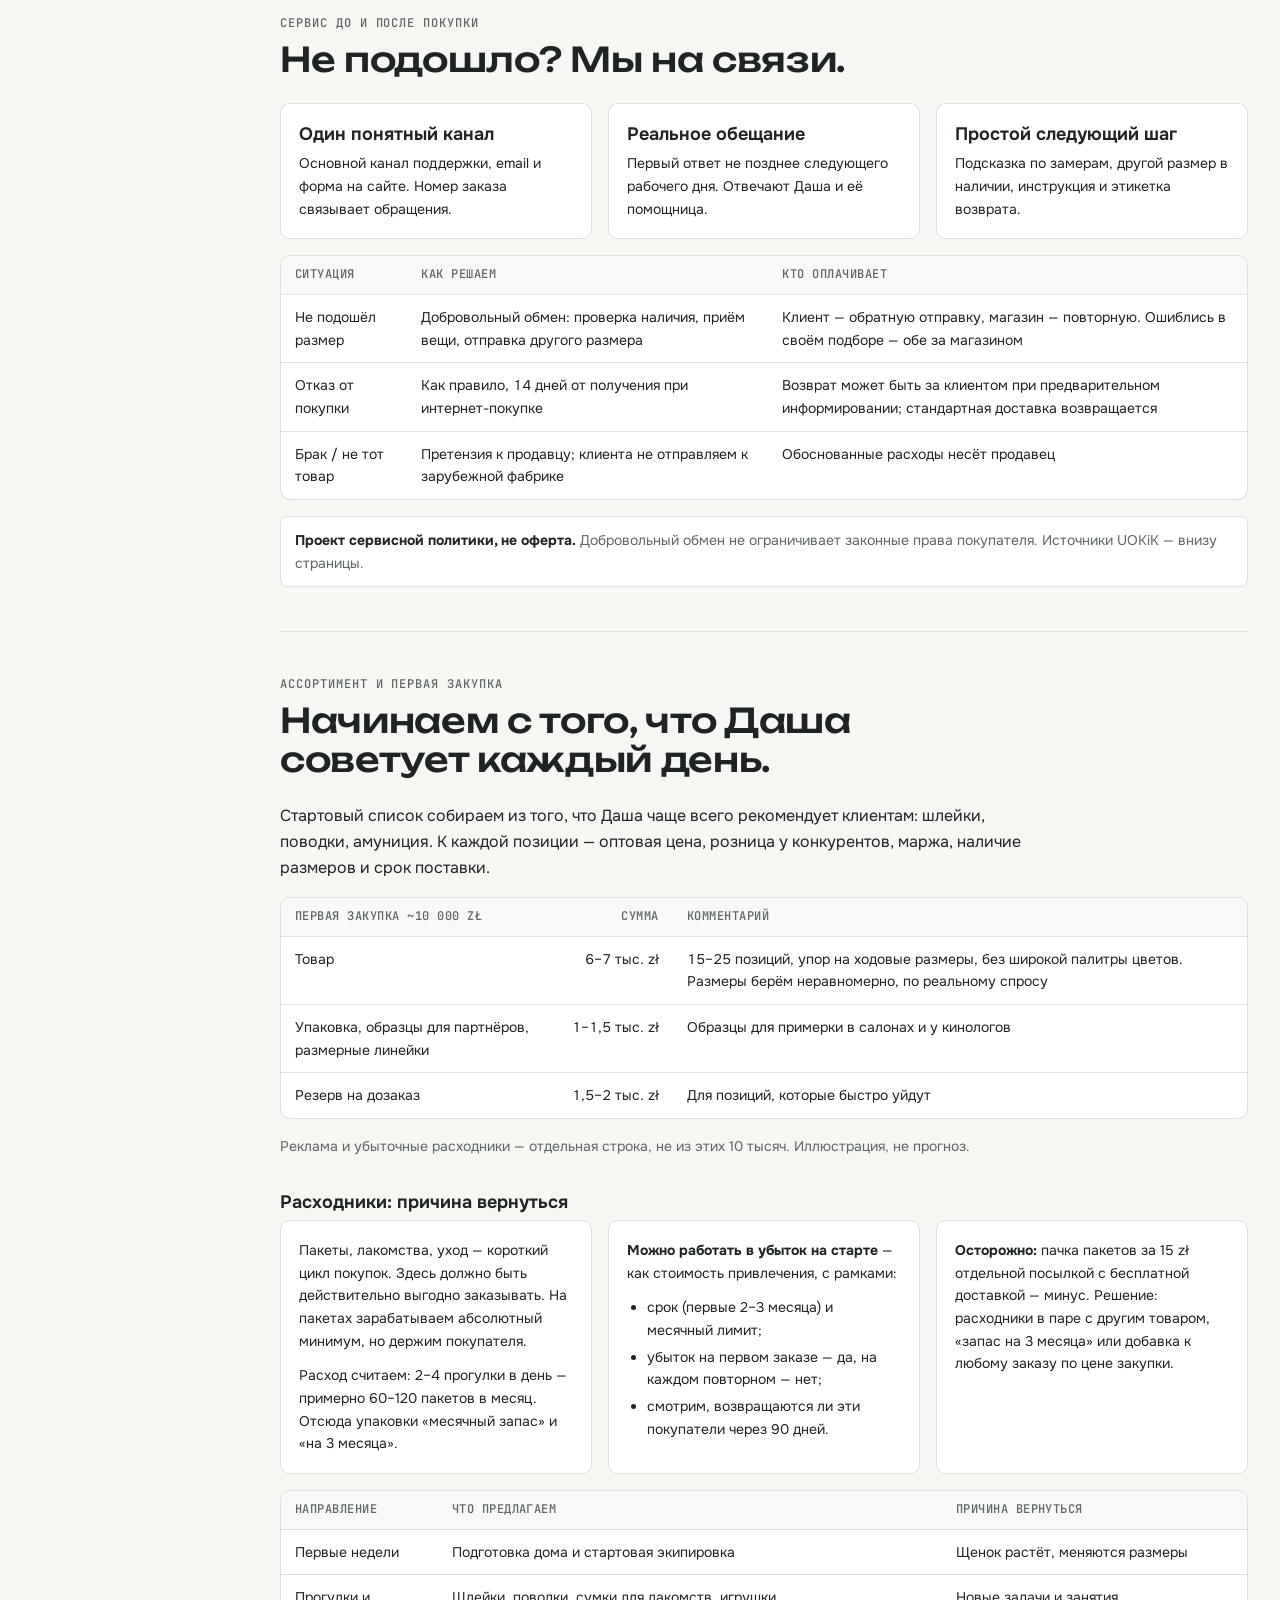
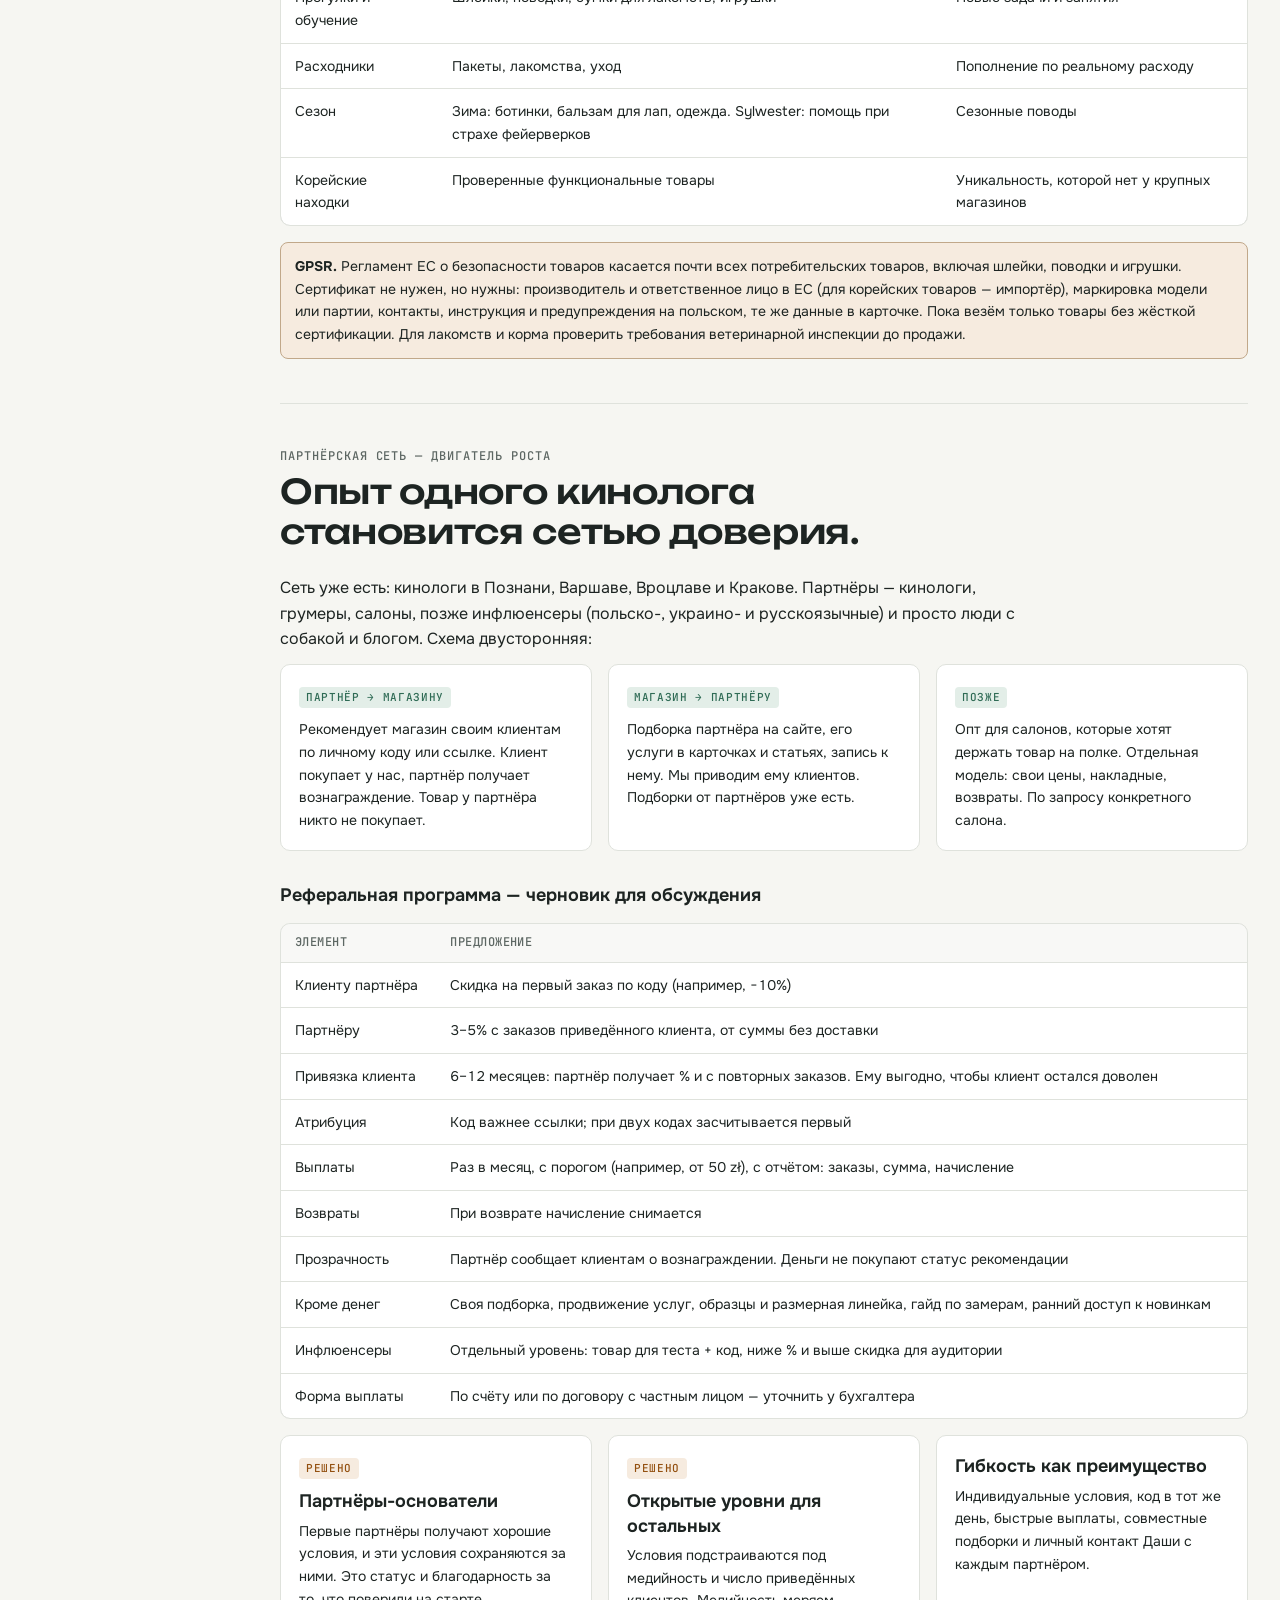
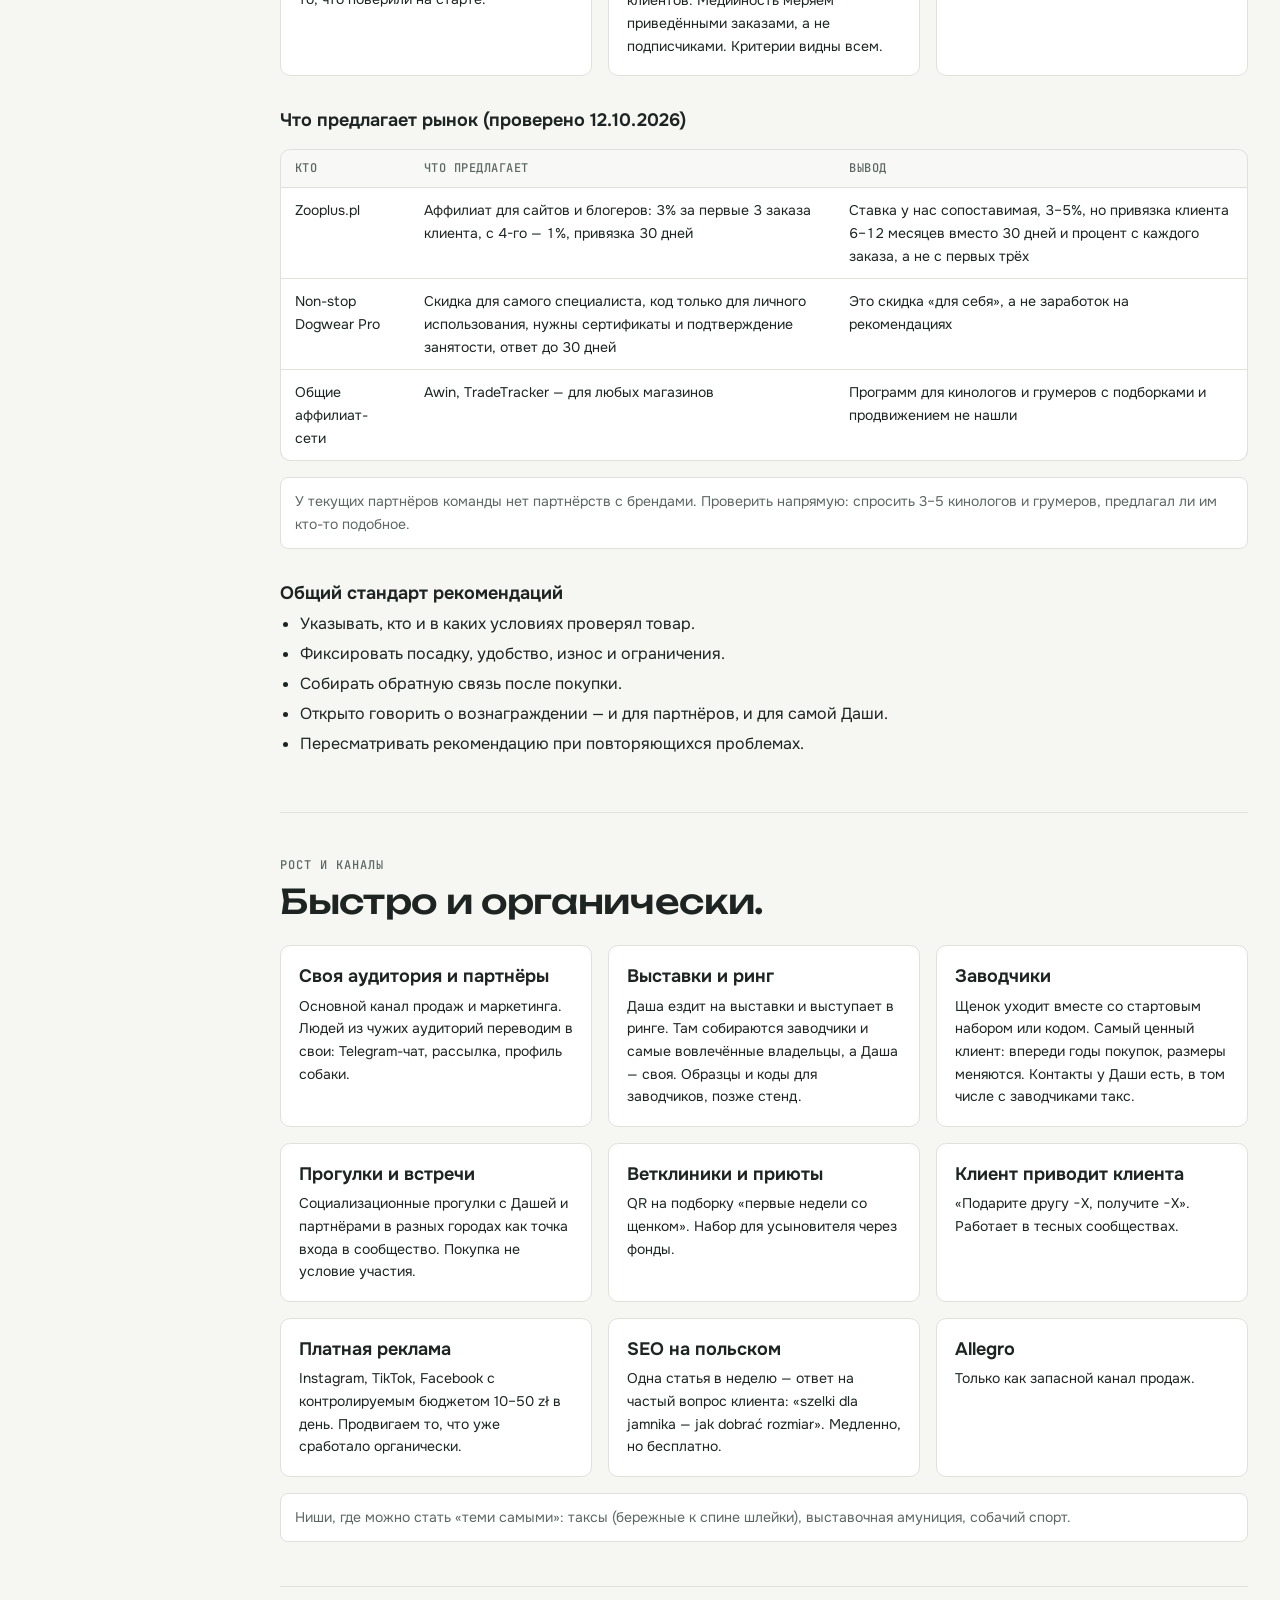
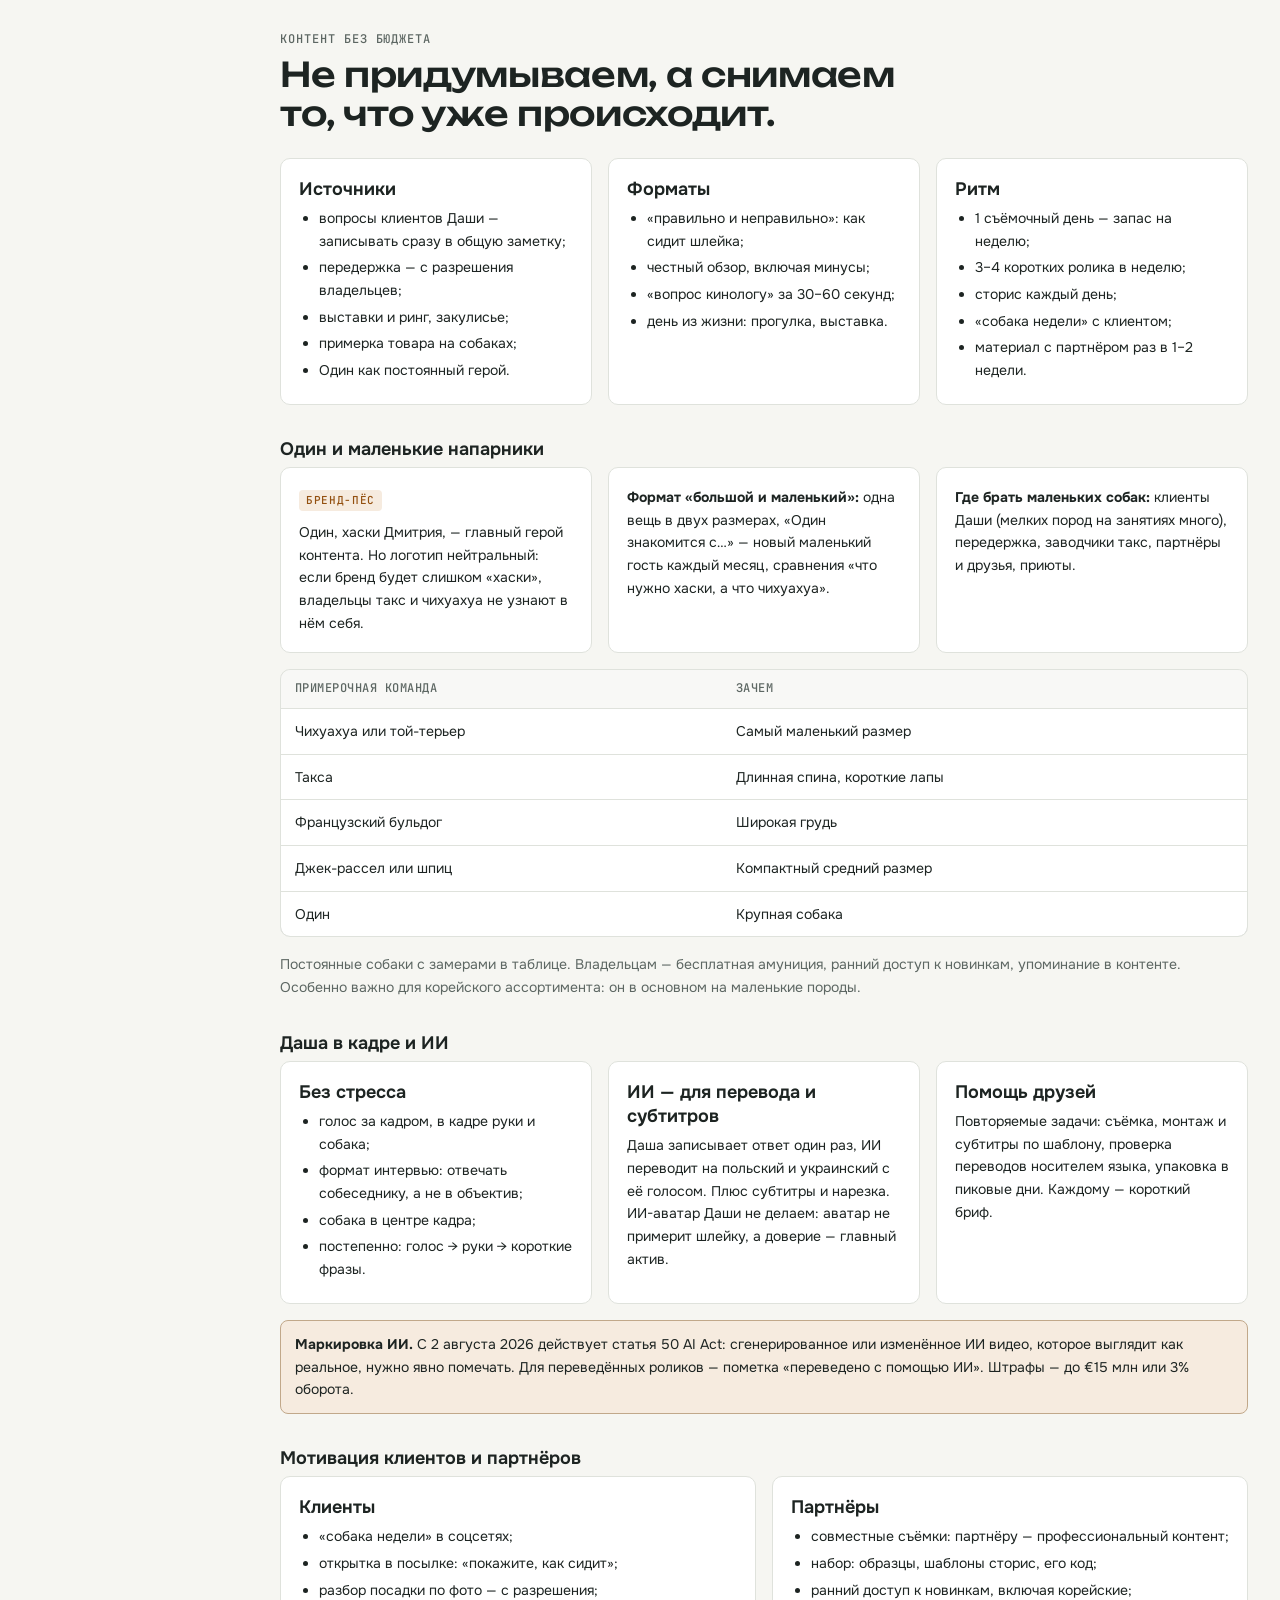
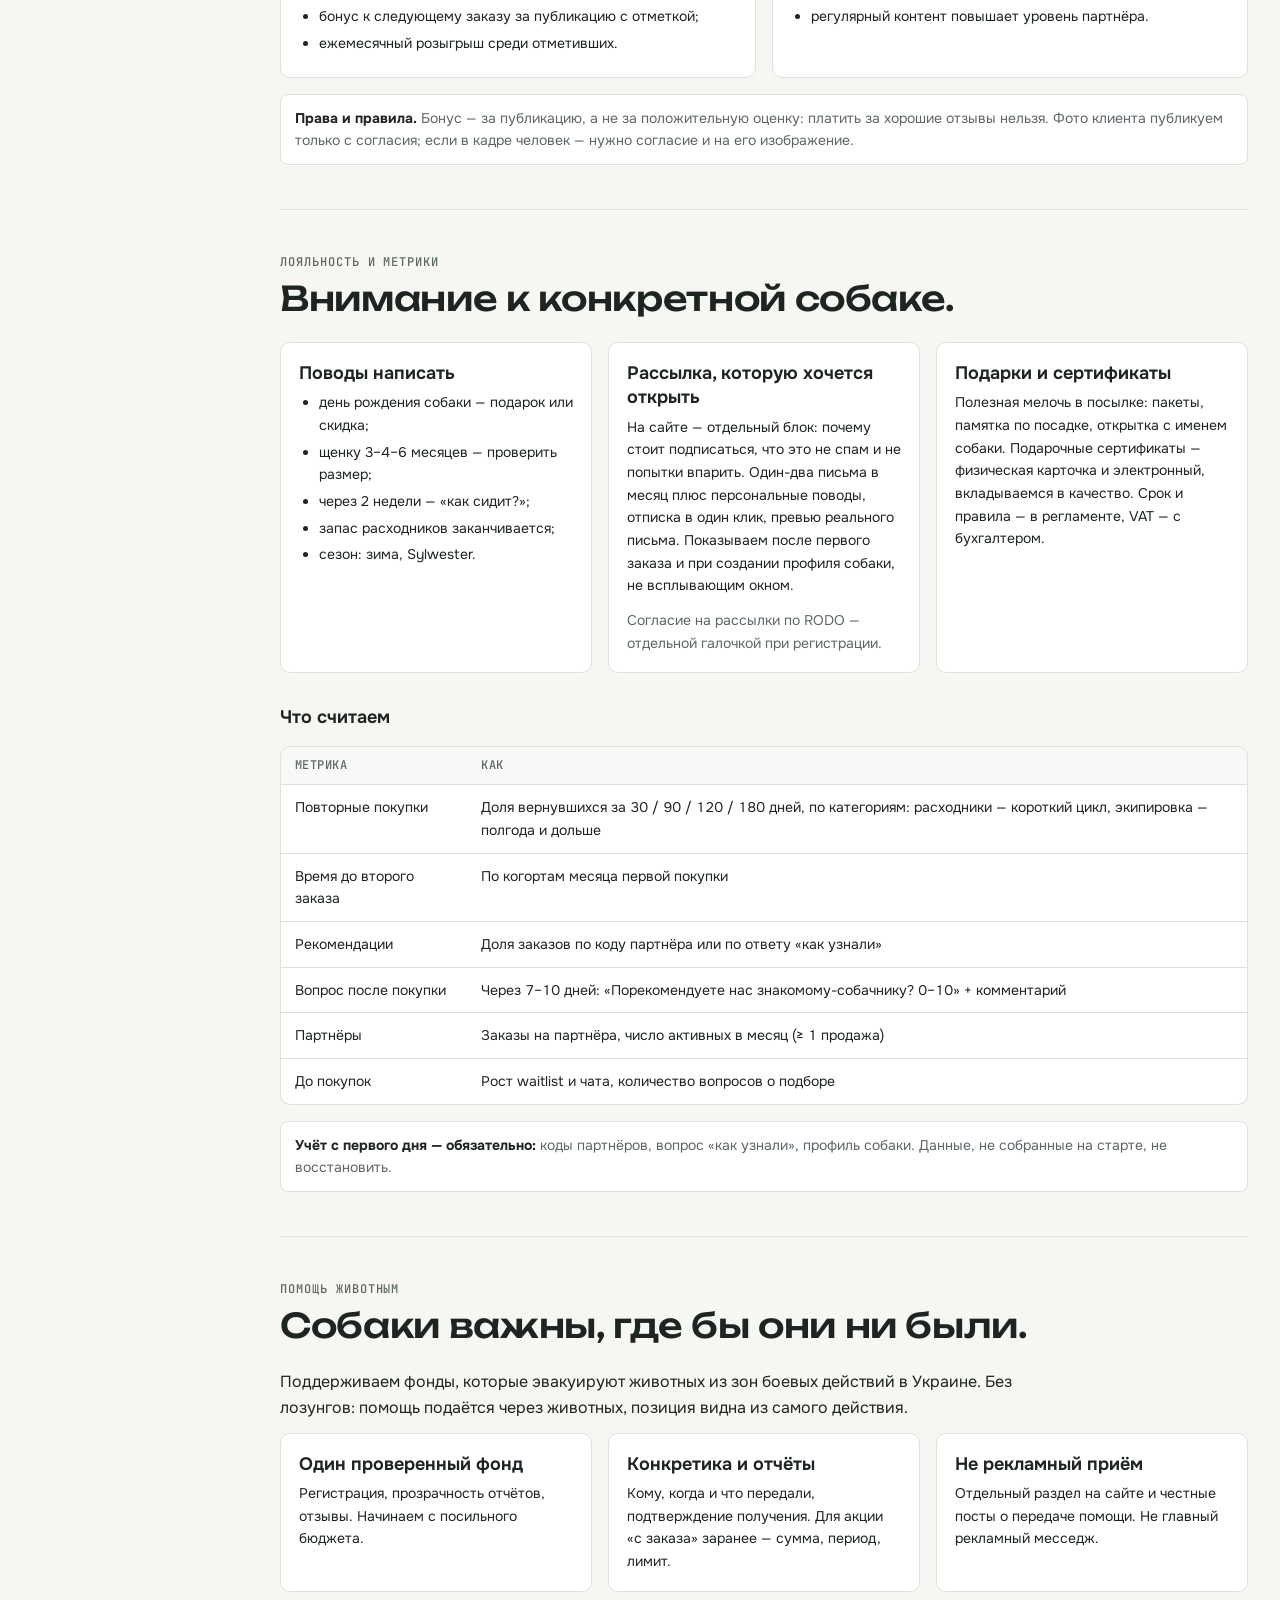
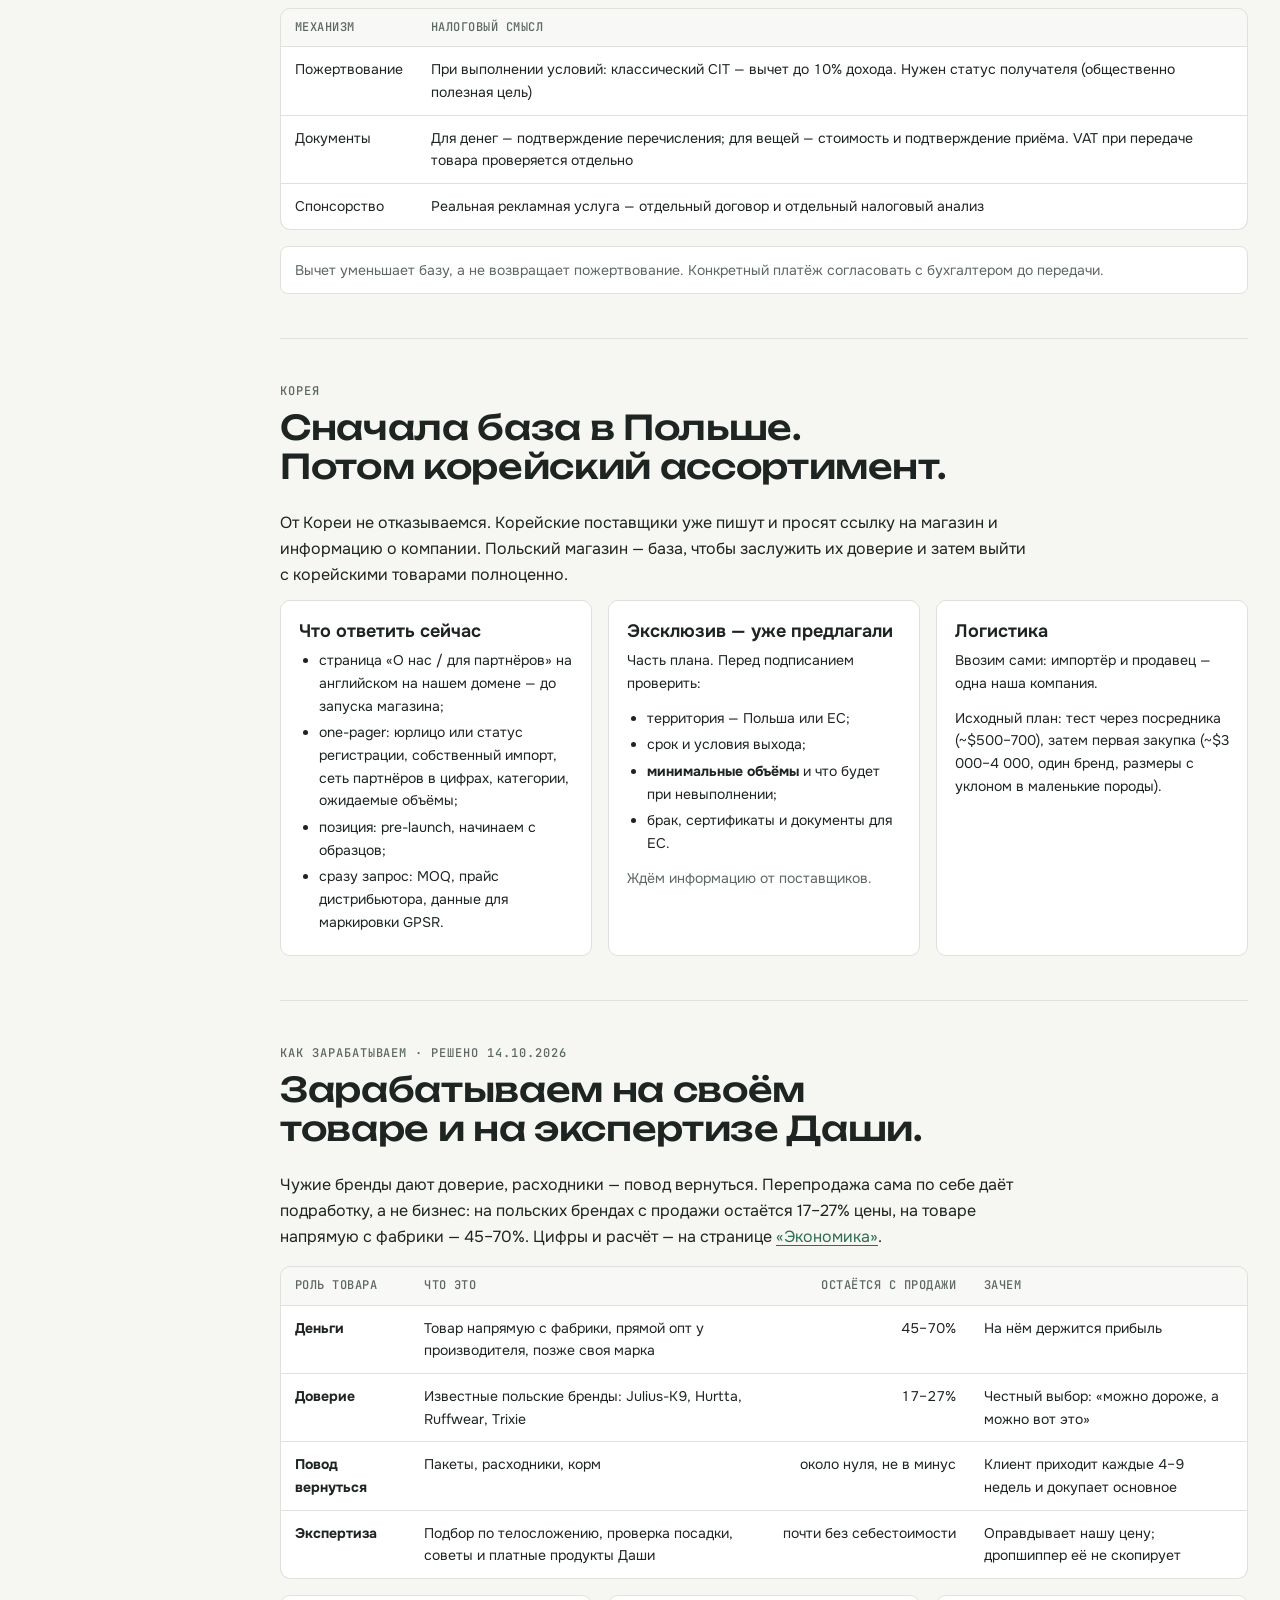
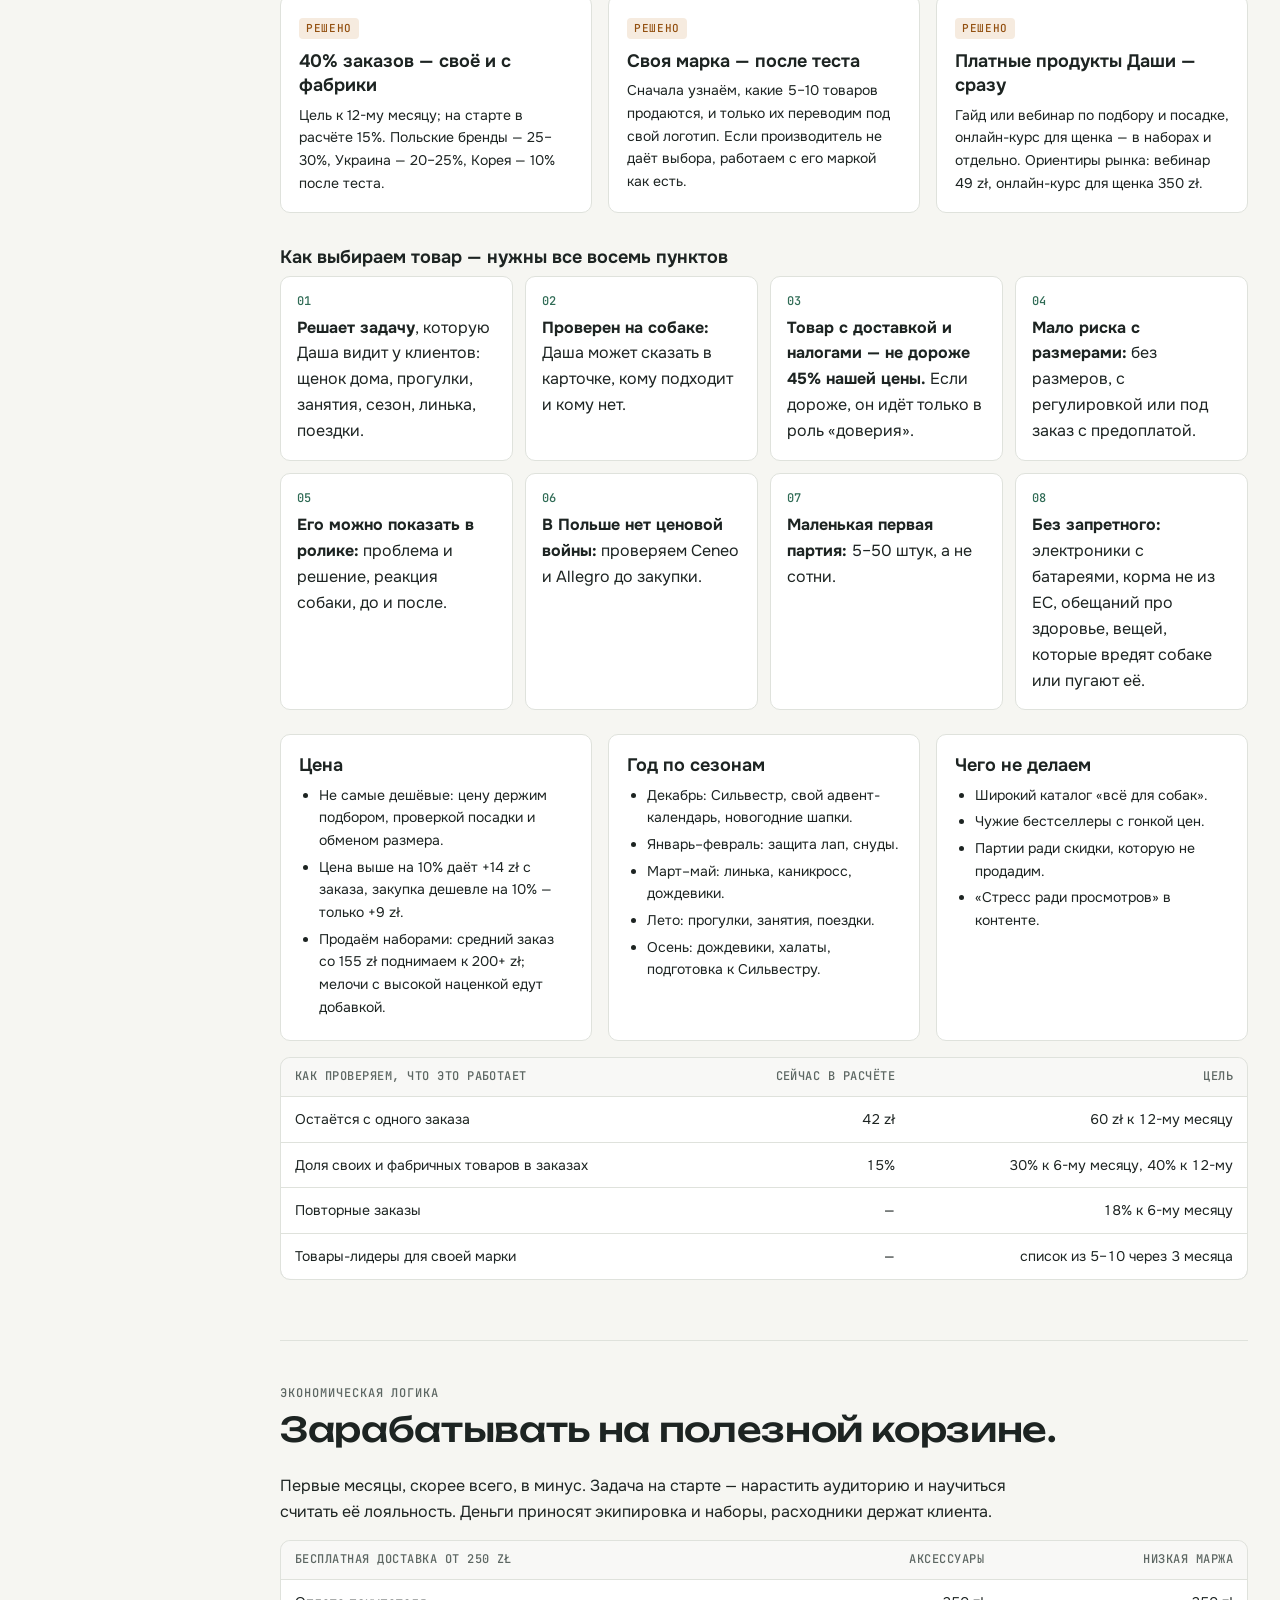
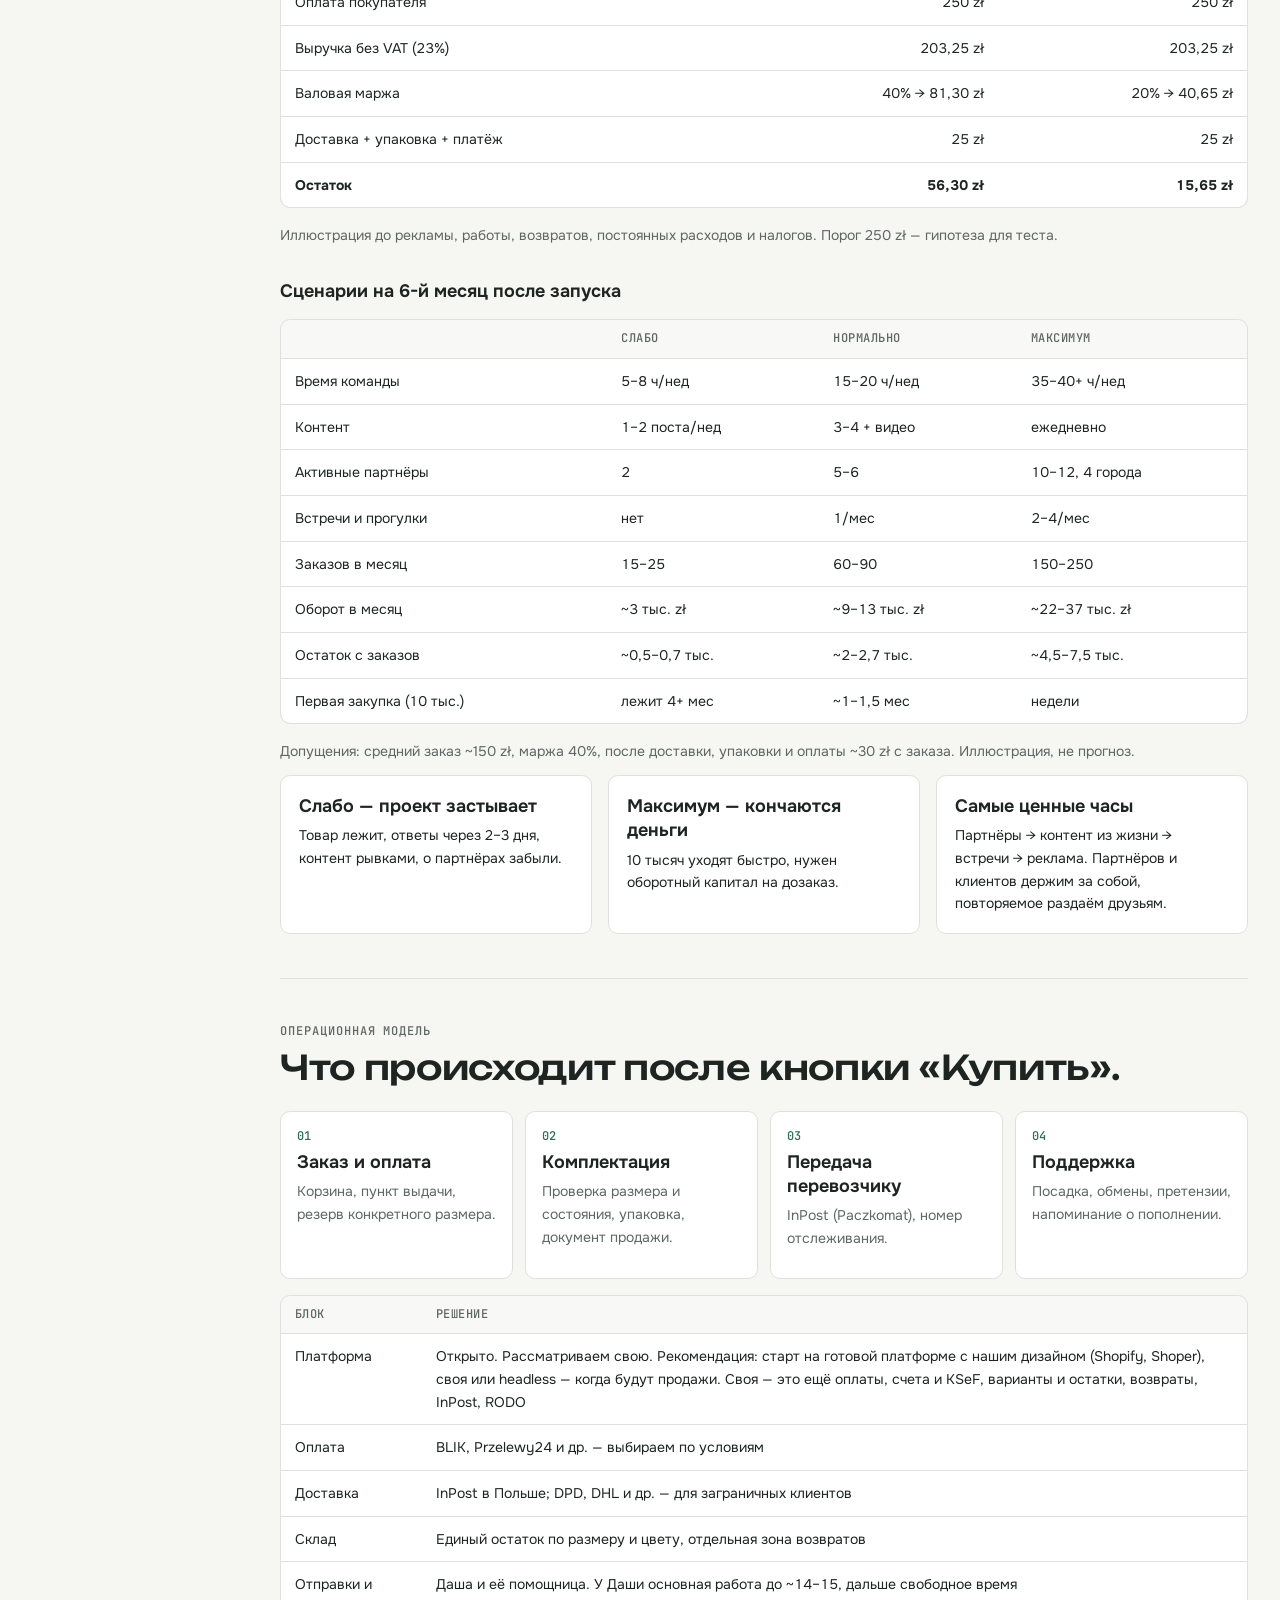
<file: concept.html>
<!doctype html>
<html lang="ru">
<head>
<meta charset="utf-8">
<meta name="robots" content="noindex, nofollow">
<meta name="viewport" content="width=device-width, initial-scale=1, viewport-fit=cover">
<title>Рядом с собакой — концепция</title>
<meta name="description" content="Концепция экспертного магазина для собак: партнёрская сеть кинологов и грумеров, сервис, контент, Корея и запуск в Польше.">
<link rel="preconnect" href="https://fonts.googleapis.com">
<link rel="preconnect" href="https://fonts.gstatic.com" crossorigin>
<link rel="stylesheet" href="https://fonts.googleapis.com/css2?family=Unbounded:wght@400;500;600&family=Onest:wght@400;500;650&family=JetBrains+Mono:wght@500&display=swap">
<link rel="stylesheet" href="styles.css">
<script src="site.js" defer></script>
</head>
<body data-page="concept">

<main class="wrap" id="top">

<div class="hero">
  <div class="eyebrow" data-meta>Концепция проекта · Польша → Европа</div>
  <h1>Хорошие вещи. Понятный выбор. <em>Свои люди.</em></h1>
  <p class="lead">Интернет-магазин для собак с опорой на опыт кинологов: проверенные товары, помощь в выборе и забота после покупки. Растём через сеть специалистов, которые уже работают с владельцами собак.</p>
  <div class="chips">
    <span class="chip">Каталог и отдельные товары</span>
    <span class="chip">Посадка проверена на собаке</span>
    <span class="chip">Сеть кинологов и грумеров</span>
    <span class="chip">PL · UA · BY</span>
  </div>
  <p class="status-note">Рабочее название и концепция для обсуждения командой. Не действующий магазин. Название бренда пока обсуждается.</p>
</div>

<!-- ИДЕЯ -->
<section id="idea" data-nav="Идея">
  <div class="sec-head">
    <div class="eyebrow">Позиционирование</div>
    <h2>Сначала собака. Потом товар.</h2>
  </div>
  <p class="quote">«Можно купить дороже. Но вот эта доступная вещь тоже отлично решает вашу задачу».</p>
  <div class="col">
    <p>Хотим стать «своими ребятами» для собачников: людьми, которые действительно про собак и их владельцев, неважно какая собака и где она. Ассортимент собираем вокруг реальных потребностей собаки, а не вокруг среднего чека.</p>
    <p>Отличие держится на трёх вещах: <strong>сервис</strong>, <strong>экспертность</strong> и <strong>внимание к клиенту и собаке</strong>. Эти слова обещают все, поэтому каждое превращаем в конкретное действие, которое клиент видит.</p>
  </div>
  <div class="grid">
    <div class="card"><h3>Проверка посадки по фото</h3><p class="small muted">Клиент присылает фото собаки в шлейке, кинолог отвечает в течение рабочего дня.</p></div>
    <div class="card"><h3>Бесплатный обмен размера</h3><p class="small muted">Если ошиблись в подборе мы, обе пересылки за магазином.</p></div>
    <div class="card"><h3>Сообщение через 2 недели</h3><p class="small muted">«Как сидит, всё ли подошло?» — от человека, а не от робота.</p></div>
    <div class="card"><h3>Открытка с именем собаки</h3><p class="small muted">Мелочь, которую снимают и выкладывают.</p></div>
  </div>
  <div class="note"><strong>Основа доверия:</strong> живые демонстрации, честные сравнения, примерка на реальных собаках и готовность сказать «вам это сейчас не нужно».</div>
</section>

<!-- АУДИТОРИЯ -->
<section id="audience" data-nav="Аудитория">
  <div class="sec-head">
    <div class="eyebrow">Аудитория и языки</div>
    <h2>Польский рынок. Свой круг — первым.</h2>
  </div>
  <div class="grid">
    <div class="card">
      <span class="tag">Основа</span>
      <h3>Польские владельцы собак</h3>
      <p class="small">Польская версия магазина, поддержки и контента — база. Тексты должны звучать естественно для носителя.</p>
    </div>
    <div class="card">
      <span class="tag">Первый круг</span>
      <h3>Украинцы и белорусы в Польше</h3>
      <p class="small">Общий язык, опыт переезда, личные знакомства. Многие приехали со своими собаками. Поддержка и контент также на украинском и белорусском.</p>
    </div>
    <div class="card">
      <span class="tag">Позже</span>
      <h3>Русскоязычные в ЕС</h3>
      <p class="small">Та же модель для Германии, Чехии и других стран, когда отладим логистику. DPD, DHL и другие перевозчики — для заграничных заказов.</p>
    </div>
  </div>
  <div class="note">Предпочтительный язык спрашиваем, а не определяем по происхождению. Никаких лозунгов: позиция команды видна по действиям.</div>
</section>

<!-- ПРОДУКТ -->
<section id="product" data-nav="Продукт">
  <div class="sec-head">
    <div class="eyebrow">Магазин и продуктовые решения</div>
    <h2>Можно просто купить хороший поводок.</h2>
  </div>
  <div class="col">
    <p>Каталог → товар → корзина → оплата. Подбор, наборы и напоминания дополняют обычный магазин и не обязательны для покупки.</p>
  </div>
  <div class="grid">
    <div class="card"><span class="tag">A</span><h3>Знаю, что ищу</h3><p class="small">Категории, поиск, фильтры по размеру, материалу, назначению и цене. Покупка без анкеты.</p></div>
    <div class="card"><span class="tag">B</span><h3>Нужен совет</h3><p class="small">Кнопка помощи в карточке: прислать замеры или спросить о двух моделях.</p></div>
    <div class="card"><span class="tag">C</span><h3>Хочу готовое решение</h3><p class="small">Редактируемая подборка: щенок дома, городские прогулки, занятия с кинологом.</p></div>
  </div>

  <h3 class="sub">Продуктовое ядро</h3>
  <div class="grid">
    <div class="card">
      <span class="tag new">Ядро</span>
      <h3>Профиль собаки</h3>
      <p class="small">Не «мой аккаунт», а «Бакс, такса, 2 года, грудь 48 см». От профиля работают подбор размера, напоминания о росте щенка, пополнение расходников, подарок на день рождения и история покупок.</p>
    </div>
    <div class="card">
      <span class="tag new">Ядро</span>
      <h3>Подбор по телосложению</h3>
      <p class="small">Покупатель указывает породу или замеры и видит эту вещь на собаке похожего телосложения: «так сидит на таксе 6 кг». Крупные магазины не повторят: они не примеряют сами.</p>
    </div>
    <div class="card">
      <h3>Честная карточка товара</h3>
      <ul class="small">
        <li>кому подходит и <strong>кому не подходит</strong>;</li>
        <li>на каких собаках проверено — фото и замеры;</li>
        <li>за что платите в дорогой версии;</li>
        <li>мнение Даши в 2–3 предложениях.</li>
      </ul>
    </div>
    <div class="card">
      <h3>Проверка посадки как функция</h3>
      <p class="small">Кнопка в заказе: «пришлите фото — проверим». Ответ кинолога и обмен в один клик.</p>
    </div>
    <div class="card">
      <h3>Пополнение без подписки</h3>
      <p class="small">«Пакетов хватит примерно до 15 ноября — напомнить?» Расчёт по размеру собаки и прогулкам.</p>
    </div>
    <div class="card">
      <h3>Страницы партнёров</h3>
      <p class="small">Мини-профиль кинолога или грумера: фото, специализация, город, подборка, запись на услуги.</p>
    </div>
  </div>

  <div class="table-wrap">
    <table>
      <thead><tr><th>Категории на старте</th><th>Что важно в карточке</th></tr></thead>
      <tbody>
        <tr><td>Поводки, шлейки, ошейники</td><td>Замеры, диапазон регулировки, вес фурнитуры, материалы, посадка и ограничения</td></tr>
        <tr><td>Обучение и работа с собакой</td><td>Длинные поводки, игрушки, сумки для лакомств, кликеры: задача и безопасное использование</td></tr>
        <tr><td>Одежда и уход</td><td>Кому нужны, размер, уход, реальные свойства материала</td></tr>
        <tr><td>Расходники</td><td>Пакеты, лакомства, уход: состав, расход на собаку, срок годности</td></tr>
        <tr><td>Выставочная амуниция</td><td>Ринговки и поводки для показа — по опыту Даши на выставках</td></tr>
      </tbody>
    </table>
  </div>

  <h3 class="sub">Размеры: проверяем сами</h3>
  <div class="col">
    <p>Для каждой вещи — отдельная страница. Размерные сетки всегда запрашиваем у поставщика, но верифицируем сами: примеряем на конкретной собаке и прикладываем фото. В контенте говорим прямо: «мы проверили посадку сами».</p>
  </div>
  <div class="note">Коррекция поведения — задача специалиста. Экипировка помогает в работе, но сама по себе не исправляет поведение.</div>
</section>

<!-- СЕРВИС -->
<section id="service" data-nav="Сервис">
  <div class="sec-head">
    <div class="eyebrow">Сервис до и после покупки</div>
    <h2>Не подошло? Мы на связи.</h2>
  </div>
  <div class="grid">
    <div class="card"><h3>Один понятный канал</h3><p class="small">Основной канал поддержки, email и форма на сайте. Номер заказа связывает обращения.</p></div>
    <div class="card"><h3>Реальное обещание</h3><p class="small">Первый ответ не позднее следующего рабочего дня. Отвечают Даша и её помощница.</p></div>
    <div class="card"><h3>Простой следующий шаг</h3><p class="small">Подсказка по замерам, другой размер в наличии, инструкция и этикетка возврата.</p></div>
  </div>
  <div class="table-wrap">
    <table>
      <thead><tr><th>Ситуация</th><th>Как решаем</th><th>Кто оплачивает</th></tr></thead>
      <tbody>
        <tr><td>Не подошёл размер</td><td>Добровольный обмен: проверка наличия, приём вещи, отправка другого размера</td><td>Клиент — обратную отправку, магазин — повторную. Ошиблись в своём подборе — обе за магазином</td></tr>
        <tr><td>Отказ от покупки</td><td>Как правило, 14 дней от получения при интернет-покупке</td><td>Возврат может быть за клиентом при предварительном информировании; стандартная доставка возвращается</td></tr>
        <tr><td>Брак / не тот товар</td><td>Претензия к продавцу; клиента не отправляем к зарубежной фабрике</td><td>Обоснованные расходы несёт продавец</td></tr>
      </tbody>
    </table>
  </div>
  <div class="note"><strong>Проект сервисной политики, не оферта.</strong> Добровольный обмен не ограничивает законные права покупателя. Источники UOKiK — внизу страницы.</div>
</section>

<!-- АССОРТИМЕНТ -->
<section id="assortment" data-nav="Ассортимент">
  <div class="sec-head">
    <div class="eyebrow">Ассортимент и первая закупка</div>
    <h2>Начинаем с того, что Даша советует каждый день.</h2>
  </div>
  <div class="col">
    <p>Стартовый список собираем из того, что Даша чаще всего рекомендует клиентам: шлейки, поводки, амуниция. К каждой позиции — оптовая цена, розница у конкурентов, маржа, наличие размеров и срок поставки.</p>
  </div>
  <div class="table-wrap">
    <table>
      <thead><tr><th>Первая закупка ~10 000 zł</th><th class="num">Сумма</th><th>Комментарий</th></tr></thead>
      <tbody>
        <tr><td>Товар</td><td class="num">6–7 тыс. zł</td><td>15–25 позиций, упор на ходовые размеры, без широкой палитры цветов. Размеры берём неравномерно, по реальному спросу</td></tr>
        <tr><td>Упаковка, образцы для партнёров, размерные линейки</td><td class="num">1–1,5 тыс. zł</td><td>Образцы для примерки в салонах и у кинологов</td></tr>
        <tr><td>Резерв на дозаказ</td><td class="num">1,5–2 тыс. zł</td><td>Для позиций, которые быстро уйдут</td></tr>
      </tbody>
    </table>
  </div>
  <p class="small muted">Реклама и убыточные расходники — отдельная строка, не из этих 10 тысяч. Иллюстрация, не прогноз.</p>

  <h3 class="sub">Расходники: причина вернуться</h3>
  <div class="grid">
    <div class="card">
      <p class="small">Пакеты, лакомства, уход — короткий цикл покупок. Здесь должно быть действительно выгодно заказывать. На пакетах зарабатываем абсолютный минимум, но держим покупателя.</p>
      <p class="small">Расход считаем: 2–4 прогулки в день — примерно 60–120 пакетов в месяц. Отсюда упаковки «месячный запас» и «на 3 месяца».</p>
    </div>
    <div class="card">
      <p class="small"><strong>Можно работать в убыток на старте</strong> — как стоимость привлечения, с рамками:</p>
      <ul class="small">
        <li>срок (первые 2–3 месяца) и месячный лимит;</li>
        <li>убыток на первом заказе — да, на каждом повторном — нет;</li>
        <li>смотрим, возвращаются ли эти покупатели через 90 дней.</li>
      </ul>
    </div>
    <div class="card">
      <p class="small"><strong>Осторожно:</strong> пачка пакетов за 15 zł отдельной посылкой с бесплатной доставкой — минус. Решение: расходники в паре с другим товаром, «запас на 3 месяца» или добавка к любому заказу по цене закупки.</p>
    </div>
  </div>

  <div class="table-wrap">
    <table>
      <thead><tr><th>Направление</th><th>Что предлагаем</th><th>Причина вернуться</th></tr></thead>
      <tbody>
        <tr><td>Первые недели</td><td>Подготовка дома и стартовая экипировка</td><td>Щенок растёт, меняются размеры</td></tr>
        <tr><td>Прогулки и обучение</td><td>Шлейки, поводки, сумки для лакомств, игрушки</td><td>Новые задачи и занятия</td></tr>
        <tr><td>Расходники</td><td>Пакеты, лакомства, уход</td><td>Пополнение по реальному расходу</td></tr>
        <tr><td>Сезон</td><td>Зима: ботинки, бальзам для лап, одежда. Sylwester: помощь при страхе фейерверков</td><td>Сезонные поводы</td></tr>
        <tr><td>Корейские находки</td><td>Проверенные функциональные товары</td><td>Уникальность, которой нет у крупных магазинов</td></tr>
      </tbody>
    </table>
  </div>
  <div class="note verify"><strong>GPSR.</strong> Регламент ЕС о безопасности товаров касается почти всех потребительских товаров, включая шлейки, поводки и игрушки. Сертификат не нужен, но нужны: производитель и ответственное лицо в ЕС (для корейских товаров — импортёр), маркировка модели или партии, контакты, инструкция и предупреждения на польском, те же данные в карточке. Пока везём только товары без жёсткой сертификации. Для лакомств и корма проверить требования ветеринарной инспекции до продажи.</div>
</section>

<!-- ПАРТНЁРЫ -->
<section id="partners" data-nav="Партнёры">
  <div class="sec-head">
    <div class="eyebrow">Партнёрская сеть — двигатель роста</div>
    <h2>Опыт одного кинолога становится сетью доверия.</h2>
  </div>
  <div class="col">
    <p>Сеть уже есть: кинологи в Познани, Варшаве, Вроцлаве и Кракове. Партнёры — кинологи, грумеры, салоны, позже инфлюенсеры (польско-, украино- и русскоязычные) и просто люди с собакой и блогом. Схема двусторонняя:</p>
  </div>
  <div class="grid">
    <div class="card"><span class="tag">Партнёр → магазину</span><p class="small">Рекомендует магазин своим клиентам по личному коду или ссылке. Клиент покупает у нас, партнёр получает вознаграждение. Товар у партнёра никто не покупает.</p></div>
    <div class="card"><span class="tag">Магазин → партнёру</span><p class="small">Подборка партнёра на сайте, его услуги в карточках и статьях, запись к нему. Мы приводим ему клиентов. Подборки от партнёров уже есть.</p></div>
    <div class="card"><span class="tag">Позже</span><p class="small">Опт для салонов, которые хотят держать товар на полке. Отдельная модель: свои цены, накладные, возвраты. По запросу конкретного салона.</p></div>
  </div>

  <h3 class="sub">Реферальная программа — черновик для обсуждения</h3>
  <div class="table-wrap">
    <table>
      <thead><tr><th>Элемент</th><th>Предложение</th></tr></thead>
      <tbody>
        <tr><td>Клиенту партнёра</td><td>Скидка на первый заказ по коду (например, −10%)</td></tr>
        <tr><td>Партнёру</td><td>3–5% с заказов приведённого клиента, от суммы без доставки</td></tr>
        <tr><td>Привязка клиента</td><td>6–12 месяцев: партнёр получает % и с повторных заказов. Ему выгодно, чтобы клиент остался доволен</td></tr>
        <tr><td>Атрибуция</td><td>Код важнее ссылки; при двух кодах засчитывается первый</td></tr>
        <tr><td>Выплаты</td><td>Раз в месяц, с порогом (например, от 50 zł), с отчётом: заказы, сумма, начисление</td></tr>
        <tr><td>Возвраты</td><td>При возврате начисление снимается</td></tr>
        <tr><td>Прозрачность</td><td>Партнёр сообщает клиентам о вознаграждении. Деньги не покупают статус рекомендации</td></tr>
        <tr><td>Кроме денег</td><td>Своя подборка, продвижение услуг, образцы и размерная линейка, гайд по замерам, ранний доступ к новинкам</td></tr>
        <tr><td>Инфлюенсеры</td><td>Отдельный уровень: товар для теста + код, ниже % и выше скидка для аудитории</td></tr>
        <tr><td>Форма выплаты</td><td>По счёту или по договору с частным лицом — уточнить у бухгалтера</td></tr>
      </tbody>
    </table>
  </div>

  <div class="grid">
    <div class="card">
      <span class="tag new">Решено</span>
      <h3>Партнёры-основатели</h3>
      <p class="small">Первые партнёры получают хорошие условия, и эти условия сохраняются за ними. Это статус и благодарность за то, что поверили на старте.</p>
    </div>
    <div class="card">
      <span class="tag new">Решено</span>
      <h3>Открытые уровни для остальных</h3>
      <p class="small">Условия подстраиваются под медийность и число приведённых клиентов. Медийность меряем приведёнными заказами, а не подписчиками. Критерии видны всем.</p>
    </div>
    <div class="card">
      <h3>Гибкость как преимущество</h3>
      <p class="small">Индивидуальные условия, код в тот же день, быстрые выплаты, совместные подборки и личный контакт Даши с каждым партнёром.</p>
    </div>
  </div>

  <h3 class="sub">Что предлагает рынок (проверено 12.10.2026)</h3>
  <div class="table-wrap">
    <table>
      <thead><tr><th>Кто</th><th>Что предлагает</th><th>Вывод</th></tr></thead>
      <tbody>
        <tr><td>Zooplus.pl</td><td>Аффилиат для сайтов и блогеров: 3% за первые 3 заказа клиента, с 4-го — 1%, привязка 30 дней</td><td>Ставка у нас сопоставимая, 3–5%, но привязка клиента 6–12 месяцев вместо 30 дней и процент с каждого заказа, а не с первых трёх</td></tr>
        <tr><td>Non-stop Dogwear Pro</td><td>Скидка для самого специалиста, код только для личного использования, нужны сертификаты и подтверждение занятости, ответ до 30 дней</td><td>Это скидка «для себя», а не заработок на рекомендациях</td></tr>
        <tr><td>Общие аффилиат-сети</td><td>Awin, TradeTracker — для любых магазинов</td><td>Программ для кинологов и грумеров с подборками и продвижением не нашли</td></tr>
      </tbody>
    </table>
  </div>
  <div class="note">У текущих партнёров команды нет партнёрств с брендами. Проверить напрямую: спросить 3–5 кинологов и грумеров, предлагал ли им кто-то подобное.</div>

  <h3 class="sub">Общий стандарт рекомендаций</h3>
  <ul class="col">
    <li>Указывать, кто и в каких условиях проверял товар.</li>
    <li>Фиксировать посадку, удобство, износ и ограничения.</li>
    <li>Собирать обратную связь после покупки.</li>
    <li>Открыто говорить о вознаграждении — и для партнёров, и для самой Даши.</li>
    <li>Пересматривать рекомендацию при повторяющихся проблемах.</li>
  </ul>
</section>

<!-- РОСТ -->
<section id="growth" data-nav="Рост">
  <div class="sec-head">
    <div class="eyebrow">Рост и каналы</div>
    <h2>Быстро и органически.</h2>
  </div>
  <div class="grid">
    <div class="card"><h3>Своя аудитория и партнёры</h3><p class="small">Основной канал продаж и маркетинга. Людей из чужих аудиторий переводим в свои: Telegram-чат, рассылка, профиль собаки.</p></div>
    <div class="card"><h3>Выставки и ринг</h3><p class="small">Даша ездит на выставки и выступает в ринге. Там собираются заводчики и самые вовлечённые владельцы, а Даша — своя. Образцы и коды для заводчиков, позже стенд.</p></div>
    <div class="card"><h3>Заводчики</h3><p class="small">Щенок уходит вместе со стартовым набором или кодом. Самый ценный клиент: впереди годы покупок, размеры меняются. Контакты у Даши есть, в том числе с заводчиками такс.</p></div>
    <div class="card"><h3>Прогулки и встречи</h3><p class="small">Социализационные прогулки с Дашей и партнёрами в разных городах как точка входа в сообщество. Покупка не условие участия.</p></div>
    <div class="card"><h3>Ветклиники и приюты</h3><p class="small">QR на подборку «первые недели со щенком». Набор для усыновителя через фонды.</p></div>
    <div class="card"><h3>Клиент приводит клиента</h3><p class="small">«Подарите другу −X, получите −X». Работает в тесных сообществах.</p></div>
    <div class="card"><h3>Платная реклама</h3><p class="small">Instagram, TikTok, Facebook с контролируемым бюджетом 10–50 zł в день. Продвигаем то, что уже сработало органически.</p></div>
    <div class="card"><h3>SEO на польском</h3><p class="small">Одна статья в неделю — ответ на частый вопрос клиента: «szelki dla jamnika — jak dobrać rozmiar». Медленно, но бесплатно.</p></div>
    <div class="card"><h3>Allegro</h3><p class="small">Только как запасной канал продаж.</p></div>
  </div>
  <div class="note">Ниши, где можно стать «теми самыми»: таксы (бережные к спине шлейки), выставочная амуниция, собачий спорт.</div>
</section>

<!-- КОНТЕНТ -->
<section id="content" data-nav="Контент">
  <div class="sec-head">
    <div class="eyebrow">Контент без бюджета</div>
    <h2>Не придумываем, а снимаем то, что уже происходит.</h2>
  </div>
  <div class="grid">
    <div class="card">
      <h3>Источники</h3>
      <ul class="small">
        <li>вопросы клиентов Даши — записывать сразу в общую заметку;</li>
        <li>передержка — с разрешения владельцев;</li>
        <li>выставки и ринг, закулисье;</li>
        <li>примерка товара на собаках;</li>
        <li>Один как постоянный герой.</li>
      </ul>
    </div>
    <div class="card">
      <h3>Форматы</h3>
      <ul class="small">
        <li>«правильно и неправильно»: как сидит шлейка;</li>
        <li>честный обзор, включая минусы;</li>
        <li>«вопрос кинологу» за 30–60 секунд;</li>
        <li>день из жизни: прогулка, выставка.</li>
      </ul>
    </div>
    <div class="card">
      <h3>Ритм</h3>
      <ul class="small">
        <li>1 съёмочный день — запас на неделю;</li>
        <li>3–4 коротких ролика в неделю;</li>
        <li>сторис каждый день;</li>
        <li>«собака недели» с клиентом;</li>
        <li>материал с партнёром раз в 1–2 недели.</li>
      </ul>
    </div>
  </div>

  <h3 class="sub">Один и маленькие напарники</h3>
  <div class="grid">
    <div class="card">
      <span class="tag new">Бренд-пёс</span>
      <p class="small">Один, хаски Дмитрия, — главный герой контента. Но логотип нейтральный: если бренд будет слишком «хаски», владельцы такс и чихуахуа не узнают в нём себя.</p>
    </div>
    <div class="card">
      <p class="small"><strong>Формат «большой и маленький»:</strong> одна вещь в двух размерах, «Один знакомится с…» — новый маленький гость каждый месяц, сравнения «что нужно хаски, а что чихуахуа».</p>
    </div>
    <div class="card">
      <p class="small"><strong>Где брать маленьких собак:</strong> клиенты Даши (мелких пород на занятиях много), передержка, заводчики такс, партнёры и друзья, приюты.</p>
    </div>
  </div>

  <div class="table-wrap">
    <table>
      <thead><tr><th>Примерочная команда</th><th>Зачем</th></tr></thead>
      <tbody>
        <tr><td>Чихуахуа или той-терьер</td><td>Самый маленький размер</td></tr>
        <tr><td>Такса</td><td>Длинная спина, короткие лапы</td></tr>
        <tr><td>Французский бульдог</td><td>Широкая грудь</td></tr>
        <tr><td>Джек-рассел или шпиц</td><td>Компактный средний размер</td></tr>
        <tr><td>Один</td><td>Крупная собака</td></tr>
      </tbody>
    </table>
  </div>
  <p class="small muted">Постоянные собаки с замерами в таблице. Владельцам — бесплатная амуниция, ранний доступ к новинкам, упоминание в контенте. Особенно важно для корейского ассортимента: он в основном на маленькие породы.</p>

  <h3 class="sub">Даша в кадре и ИИ</h3>
  <div class="grid">
    <div class="card">
      <h3>Без стресса</h3>
      <ul class="small">
        <li>голос за кадром, в кадре руки и собака;</li>
        <li>формат интервью: отвечать собеседнику, а не в объектив;</li>
        <li>собака в центре кадра;</li>
        <li>постепенно: голос → руки → короткие фразы.</li>
      </ul>
    </div>
    <div class="card">
      <h3>ИИ — для перевода и субтитров</h3>
      <p class="small">Даша записывает ответ один раз, ИИ переводит на польский и украинский с её голосом. Плюс субтитры и нарезка. ИИ-аватар Даши не делаем: аватар не примерит шлейку, а доверие — главный актив.</p>
    </div>
    <div class="card">
      <h3>Помощь друзей</h3>
      <p class="small">Повторяемые задачи: съёмка, монтаж и субтитры по шаблону, проверка переводов носителем языка, упаковка в пиковые дни. Каждому — короткий бриф.</p>
    </div>
  </div>
  <div class="note verify"><strong>Маркировка ИИ.</strong> С 2 августа 2026 действует статья 50 AI Act: сгенерированное или изменённое ИИ видео, которое выглядит как реальное, нужно явно помечать. Для переведённых роликов — пометка «переведено с помощью ИИ». Штрафы — до €15 млн или 3% оборота.</div>

  <h3 class="sub">Мотивация клиентов и партнёров</h3>
  <div class="grid">
    <div class="card">
      <h3>Клиенты</h3>
      <ul class="small">
        <li>«собака недели» в соцсетях;</li>
        <li>открытка в посылке: «покажите, как сидит»;</li>
        <li>разбор посадки по фото — с разрешения;</li>
        <li>бонус к следующему заказу за публикацию с отметкой;</li>
        <li>ежемесячный розыгрыш среди отметивших.</li>
      </ul>
    </div>
    <div class="card">
      <h3>Партнёры</h3>
      <ul class="small">
        <li>совместные съёмки: партнёру — профессиональный контент;</li>
        <li>набор: образцы, шаблоны сторис, его код;</li>
        <li>ранний доступ к новинкам, включая корейские;</li>
        <li>регулярный контент повышает уровень партнёра.</li>
      </ul>
    </div>
  </div>
  <div class="note"><strong>Права и правила.</strong> Бонус — за публикацию, а не за положительную оценку: платить за хорошие отзывы нельзя. Фото клиента публикуем только с согласия; если в кадре человек — нужно согласие и на его изображение.</div>
</section>

<!-- ЛОЯЛЬНОСТЬ -->
<section id="loyalty" data-nav="Лояльность">
  <div class="sec-head">
    <div class="eyebrow">Лояльность и метрики</div>
    <h2>Внимание к конкретной собаке.</h2>
  </div>
  <div class="grid">
    <div class="card">
      <h3>Поводы написать</h3>
      <ul class="small">
        <li>день рождения собаки — подарок или скидка;</li>
        <li>щенку 3–4–6 месяцев — проверить размер;</li>
        <li>через 2 недели — «как сидит?»;</li>
        <li>запас расходников заканчивается;</li>
        <li>сезон: зима, Sylwester.</li>
      </ul>
    </div>
    <div class="card">
      <h3>Рассылка, которую хочется открыть</h3>
      <p class="small">На сайте — отдельный блок: почему стоит подписаться, что это не спам и не попытки впарить. Один-два письма в месяц плюс персональные поводы, отписка в один клик, превью реального письма. Показываем после первого заказа и при создании профиля собаки, не всплывающим окном.</p>
      <p class="small muted">Согласие на рассылки по RODO — отдельной галочкой при регистрации.</p>
    </div>
    <div class="card">
      <h3>Подарки и сертификаты</h3>
      <p class="small">Полезная мелочь в посылке: пакеты, памятка по посадке, открытка с именем собаки. Подарочные сертификаты — физическая карточка и электронный, вкладываемся в качество. Срок и правила — в регламенте, VAT — с бухгалтером.</p>
    </div>
  </div>

  <h3 class="sub">Что считаем</h3>
  <div class="table-wrap">
    <table>
      <thead><tr><th>Метрика</th><th>Как</th></tr></thead>
      <tbody>
        <tr><td>Повторные покупки</td><td>Доля вернувшихся за 30 / 90 / 120 / 180 дней, по категориям: расходники — короткий цикл, экипировка — полгода и дольше</td></tr>
        <tr><td>Время до второго заказа</td><td>По когортам месяца первой покупки</td></tr>
        <tr><td>Рекомендации</td><td>Доля заказов по коду партнёра или по ответу «как узнали»</td></tr>
        <tr><td>Вопрос после покупки</td><td>Через 7–10 дней: «Порекомендуете нас знакомому-собачнику? 0–10» + комментарий</td></tr>
        <tr><td>Партнёры</td><td>Заказы на партнёра, число активных в месяц (≥ 1 продажа)</td></tr>
        <tr><td>До покупок</td><td>Рост waitlist и чата, количество вопросов о подборе</td></tr>
      </tbody>
    </table>
  </div>
  <div class="note"><strong>Учёт с первого дня — обязательно:</strong> коды партнёров, вопрос «как узнали», профиль собаки. Данные, не собранные на старте, не восстановить.</div>
</section>

<!-- ПОМОЩЬ ЖИВОТНЫМ -->
<section id="help" data-nav="Помощь животным">
  <div class="sec-head">
    <div class="eyebrow">Помощь животным</div>
    <h2>Собаки важны, где бы они ни были.</h2>
  </div>
  <div class="col">
    <p>Поддерживаем фонды, которые эвакуируют животных из зон боевых действий в Украине. Без лозунгов: помощь подаётся через животных, позиция видна из самого действия.</p>
  </div>
  <div class="grid">
    <div class="card"><h3>Один проверенный фонд</h3><p class="small">Регистрация, прозрачность отчётов, отзывы. Начинаем с посильного бюджета.</p></div>
    <div class="card"><h3>Конкретика и отчёты</h3><p class="small">Кому, когда и что передали, подтверждение получения. Для акции «с заказа» заранее — сумма, период, лимит.</p></div>
    <div class="card"><h3>Не рекламный приём</h3><p class="small">Отдельный раздел на сайте и честные посты о передаче помощи. Не главный рекламный месседж.</p></div>
  </div>
  <div class="table-wrap">
    <table>
      <thead><tr><th>Механизм</th><th>Налоговый смысл</th></tr></thead>
      <tbody>
        <tr><td>Пожертвование</td><td>При выполнении условий: классический CIT — вычет до 10% дохода. Нужен статус получателя (общественно полезная цель)</td></tr>
        <tr><td>Документы</td><td>Для денег — подтверждение перечисления; для вещей — стоимость и подтверждение приёма. VAT при передаче товара проверяется отдельно</td></tr>
        <tr><td>Спонсорство</td><td>Реальная рекламная услуга — отдельный договор и отдельный налоговый анализ</td></tr>
      </tbody>
    </table>
  </div>
  <div class="note">Вычет уменьшает базу, а не возвращает пожертвование. Конкретный платёж согласовать с бухгалтером до передачи.</div>
</section>

<!-- КОРЕЯ -->
<section id="korea" data-nav="Корея">
  <div class="sec-head">
    <div class="eyebrow">Корея</div>
    <h2>Сначала база в Польше. Потом корейский ассортимент.</h2>
  </div>
  <div class="col">
    <p>От Кореи не отказываемся. Корейские поставщики уже пишут и просят ссылку на магазин и информацию о компании. Польский магазин — база, чтобы заслужить их доверие и затем выйти с корейскими товарами полноценно.</p>
  </div>
  <div class="grid">
    <div class="card">
      <h3>Что ответить сейчас</h3>
      <ul class="small">
        <li>страница «О нас / для партнёров» на английском на нашем домене — до запуска магазина;</li>
        <li>one-pager: юрлицо или статус регистрации, собственный импорт, сеть партнёров в цифрах, категории, ожидаемые объёмы;</li>
        <li>позиция: pre-launch, начинаем с образцов;</li>
        <li>сразу запрос: MOQ, прайс дистрибьютора, данные для маркировки GPSR.</li>
      </ul>
    </div>
    <div class="card">
      <h3>Эксклюзив — уже предлагали</h3>
      <p class="small">Часть плана. Перед подписанием проверить:</p>
      <ul class="small">
        <li>территория — Польша или ЕС;</li>
        <li>срок и условия выхода;</li>
        <li><strong>минимальные объёмы</strong> и что будет при невыполнении;</li>
        <li>брак, сертификаты и документы для ЕС.</li>
      </ul>
      <p class="small muted">Ждём информацию от поставщиков.</p>
    </div>
    <div class="card">
      <h3>Логистика</h3>
      <p class="small">Ввозим сами: импортёр и продавец — одна наша компания.</p>
      <p class="small">Исходный план: тест через посредника (~$500–700), затем первая закупка (~$3 000–4 000, один бренд, размеры с уклоном в маленькие породы).</p>
    </div>
  </div>
</section>

<!-- КАК ЗАРАБАТЫВАЕМ -->
<section id="model" data-nav="Как зарабатываем">
  <div class="sec-head">
    <div class="eyebrow">Как зарабатываем · решено 14.10.2026</div>
    <h2>Зарабатываем на своём товаре и на экспертизе Даши.</h2>
  </div>
  <div class="col">
    <p>Чужие бренды дают доверие, расходники — повод вернуться. Перепродажа сама по себе даёт подработку, а не бизнес: на польских брендах с продажи остаётся 17–27% цены, на товаре напрямую с фабрики — 45–70%. Цифры и расчёт — на странице <a href="economics.html">«Экономика»</a>.</p>
  </div>

  <div class="table-wrap">
    <table>
      <thead><tr><th>Роль товара</th><th>Что это</th><th class="num">Остаётся с продажи</th><th>Зачем</th></tr></thead>
      <tbody>
        <tr><td><strong>Деньги</strong></td><td>Товар напрямую с фабрики, прямой опт у производителя, позже своя марка</td><td class="num">45–70%</td><td>На нём держится прибыль</td></tr>
        <tr><td><strong>Доверие</strong></td><td>Известные польские бренды: Julius-K9, Hurtta, Ruffwear, Trixie</td><td class="num">17–27%</td><td>Честный выбор: «можно дороже, а можно вот это»</td></tr>
        <tr><td><strong>Повод вернуться</strong></td><td>Пакеты, расходники, корм</td><td class="num">около нуля, не в минус</td><td>Клиент приходит каждые 4–9 недель и докупает основное</td></tr>
        <tr><td><strong>Экспертиза</strong></td><td>Подбор по телосложению, проверка посадки, советы и платные продукты Даши</td><td class="num">почти без себестоимости</td><td>Оправдывает нашу цену; дропшиппер её не скопирует</td></tr>
      </tbody>
    </table>
  </div>

  <div class="grid">
    <div class="card">
      <span class="tag new">Решено</span>
      <h3>40% заказов — своё и с фабрики</h3>
      <p class="small">Цель к 12-му месяцу; на старте в расчёте 15%. Польские бренды — 25–30%, Украина — 20–25%, Корея — 10% после теста.</p>
    </div>
    <div class="card">
      <span class="tag new">Решено</span>
      <h3>Своя марка — после теста</h3>
      <p class="small">Сначала узнаём, какие 5–10 товаров продаются, и только их переводим под свой логотип. Если производитель не даёт выбора, работаем с его маркой как есть.</p>
    </div>
    <div class="card">
      <span class="tag new">Решено</span>
      <h3>Платные продукты Даши — сразу</h3>
      <p class="small">Гайд или вебинар по подбору и посадке, онлайн-курс для щенка — в наборах и отдельно. Ориентиры рынка: вебинар 49 zł, онлайн-курс для щенка 350 zł.</p>
    </div>
  </div>

  <h3 class="sub mt">Как выбираем товар — нужны все восемь пунктов</h3>
  <ol class="steps">
    <li><strong>Решает задачу</strong>, которую Даша видит у клиентов: щенок дома, прогулки, занятия, сезон, линька, поездки.</li>
    <li><strong>Проверен на собаке:</strong> Даша может сказать в карточке, кому подходит и кому нет.</li>
    <li><strong>Товар с доставкой и налогами — не дороже 45% нашей цены.</strong> Если дороже, он идёт только в роль «доверия».</li>
    <li><strong>Мало риска с размерами:</strong> без размеров, с регулировкой или под заказ с предоплатой.</li>
    <li><strong>Его можно показать в ролике:</strong> проблема и решение, реакция собаки, до и после.</li>
    <li><strong>В Польше нет ценовой войны:</strong> проверяем Ceneo и Allegro до закупки.</li>
    <li><strong>Маленькая первая партия:</strong> 5–50 штук, а не сотни.</li>
    <li><strong>Без запретного:</strong> электроники с батареями, корма не из ЕС, обещаний про здоровье, вещей, которые вредят собаке или пугают её.</li>
  </ol>

  <div class="grid mt">
    <div class="card">
      <h3>Цена</h3>
      <ul class="small">
        <li>Не самые дешёвые: цену держим подбором, проверкой посадки и обменом размера.</li>
        <li>Цена выше на 10% даёт +14 zł с заказа, закупка дешевле на 10% — только +9 zł.</li>
        <li>Продаём наборами: средний заказ со 155 zł поднимаем к 200+ zł; мелочи с высокой наценкой едут добавкой.</li>
      </ul>
    </div>
    <div class="card">
      <h3>Год по сезонам</h3>
      <ul class="small">
        <li>Декабрь: Сильвестр, свой адвент-календарь, новогодние шапки.</li>
        <li>Январь–февраль: защита лап, снуды.</li>
        <li>Март–май: линька, каникросс, дождевики.</li>
        <li>Лето: прогулки, занятия, поездки.</li>
        <li>Осень: дождевики, халаты, подготовка к Сильвестру.</li>
      </ul>
    </div>
    <div class="card">
      <h3>Чего не делаем</h3>
      <ul class="small">
        <li>Широкий каталог «всё для собак».</li>
        <li>Чужие бестселлеры с гонкой цен.</li>
        <li>Партии ради скидки, которую не продадим.</li>
        <li>«Стресс ради просмотров» в контенте.</li>
      </ul>
    </div>
  </div>

  <div class="table-wrap">
    <table>
      <thead><tr><th>Как проверяем, что это работает</th><th class="num">Сейчас в расчёте</th><th class="num">Цель</th></tr></thead>
      <tbody>
        <tr><td>Остаётся с одного заказа</td><td class="num">42 zł</td><td class="num">60 zł к 12-му месяцу</td></tr>
        <tr><td>Доля своих и фабричных товаров в заказах</td><td class="num">15%</td><td class="num">30% к 6-му месяцу, 40% к 12-му</td></tr>
        <tr><td>Повторные заказы</td><td class="num">—</td><td class="num">18% к 6-му месяцу</td></tr>
        <tr><td>Товары-лидеры для своей марки</td><td class="num">—</td><td class="num">список из 5–10 через 3 месяца</td></tr>
      </tbody>
    </table>
  </div>
</section>

<!-- ЭКОНОМИКА -->
<section id="economics" data-nav="Экономика">
  <div class="sec-head">
    <div class="eyebrow">Экономическая логика</div>
    <h2>Зарабатывать на полезной корзине.</h2>
  </div>
  <div class="col">
    <p>Первые месяцы, скорее всего, в минус. Задача на старте — нарастить аудиторию и научиться считать её лояльность. Деньги приносят экипировка и наборы, расходники держат клиента.</p>
  </div>
  <div class="table-wrap">
    <table>
      <thead><tr><th>Бесплатная доставка от 250 zł</th><th class="num">Аксессуары</th><th class="num">Низкая маржа</th></tr></thead>
      <tbody>
        <tr><td>Оплата покупателя</td><td class="num">250 zł</td><td class="num">250 zł</td></tr>
        <tr><td>Выручка без VAT (23%)</td><td class="num">203,25 zł</td><td class="num">203,25 zł</td></tr>
        <tr><td>Валовая маржа</td><td class="num">40% → 81,30 zł</td><td class="num">20% → 40,65 zł</td></tr>
        <tr><td>Доставка + упаковка + платёж</td><td class="num">25 zł</td><td class="num">25 zł</td></tr>
        <tr><td><strong>Остаток</strong></td><td class="num"><strong>56,30 zł</strong></td><td class="num"><strong>15,65 zł</strong></td></tr>
      </tbody>
    </table>
  </div>
  <p class="small muted">Иллюстрация до рекламы, работы, возвратов, постоянных расходов и налогов. Порог 250 zł — гипотеза для теста.</p>

  <h3 class="sub">Сценарии на 6-й месяц после запуска</h3>
  <div class="table-wrap">
    <table>
      <thead><tr><th></th><th>Слабо</th><th>Нормально</th><th>Максимум</th></tr></thead>
      <tbody>
        <tr><td>Время команды</td><td>5–8 ч/нед</td><td>15–20 ч/нед</td><td>35–40+ ч/нед</td></tr>
        <tr><td>Контент</td><td>1–2 поста/нед</td><td>3–4 + видео</td><td>ежедневно</td></tr>
        <tr><td>Активные партнёры</td><td>2</td><td>5–6</td><td>10–12, 4 города</td></tr>
        <tr><td>Встречи и прогулки</td><td>нет</td><td>1/мес</td><td>2–4/мес</td></tr>
        <tr><td>Заказов в месяц</td><td>15–25</td><td>60–90</td><td>150–250</td></tr>
        <tr><td>Оборот в месяц</td><td>~3 тыс. zł</td><td>~9–13 тыс. zł</td><td>~22–37 тыс. zł</td></tr>
        <tr><td>Остаток с заказов</td><td>~0,5–0,7 тыс.</td><td>~2–2,7 тыс.</td><td>~4,5–7,5 тыс.</td></tr>
        <tr><td>Первая закупка (10 тыс.)</td><td>лежит 4+ мес</td><td>~1–1,5 мес</td><td>недели</td></tr>
      </tbody>
    </table>
  </div>
  <p class="small muted">Допущения: средний заказ ~150 zł, маржа 40%, после доставки, упаковки и оплаты ~30 zł с заказа. Иллюстрация, не прогноз.</p>
  <div class="grid">
    <div class="card"><h3>Слабо — проект застывает</h3><p class="small">Товар лежит, ответы через 2–3 дня, контент рывками, о партнёрах забыли.</p></div>
    <div class="card"><h3>Максимум — кончаются деньги</h3><p class="small">10 тысяч уходят быстро, нужен оборотный капитал на дозаказ.</p></div>
    <div class="card"><h3>Самые ценные часы</h3><p class="small">Партнёры → контент из жизни → встречи → реклама. Партнёров и клиентов держим за собой, повторяемое раздаём друзьям.</p></div>
  </div>
</section>

<!-- ОПЕРАЦИИ -->
<section id="operations" data-nav="Операции">
  <div class="sec-head">
    <div class="eyebrow">Операционная модель</div>
    <h2>Что происходит после кнопки «Купить».</h2>
  </div>
  <ol class="steps">
    <li><h3>Заказ и оплата</h3><p class="small muted">Корзина, пункт выдачи, резерв конкретного размера.</p></li>
    <li><h3>Комплектация</h3><p class="small muted">Проверка размера и состояния, упаковка, документ продажи.</p></li>
    <li><h3>Передача перевозчику</h3><p class="small muted">InPost (Paczkomat), номер отслеживания.</p></li>
    <li><h3>Поддержка</h3><p class="small muted">Посадка, обмены, претензии, напоминание о пополнении.</p></li>
  </ol>
  <div class="table-wrap">
    <table>
      <thead><tr><th>Блок</th><th>Решение</th></tr></thead>
      <tbody>
        <tr><td>Платформа</td><td>Открыто. Рассматриваем свою. Рекомендация: старт на готовой платформе с нашим дизайном (Shopify, Shoper), своя или headless — когда будут продажи. Своя — это ещё оплаты, счета и KSeF, варианты и остатки, возвраты, InPost, RODO</td></tr>
        <tr><td>Оплата</td><td>BLIK, Przelewy24 и др. — выбираем по условиям</td></tr>
        <tr><td>Доставка</td><td>InPost в Польше; DPD, DHL и др. — для заграничных клиентов</td></tr>
        <tr><td>Склад</td><td>Единый остаток по размеру и цвету, отдельная зона возвратов</td></tr>
        <tr><td>Отправки и поддержка</td><td>Даша и её помощница. У Даши основная работа до ~14–15, дальше свободное время</td></tr>
        <tr><td>Документы</td><td>VAT, KSeF, счета, интеграция с бухгалтерией — проверить с бухгалтером до запуска</td></tr>
      </tbody>
    </table>
  </div>
</section>

<!-- КОМПАНИЯ -->
<section id="org" data-nav="Компания">
  <div class="sec-head">
    <div class="eyebrow">Форма бизнеса</div>
    <h2>Тест на полгода — через JDG Даши.</h2>
  </div>
  <div class="grid">
    <div class="card">
      <span class="tag new">Обновлено 13.10.2026</span>
      <p class="small">Первые полгода — тест через JDG Даши: у неё pobyt stały и Karta Polaka, больше времени на ведомства. Товар ввозит и продаёт эта же JDG. Если тест прошёл, открываем sp. z o.o. Даши и Насти и переводим в неё магазин.</p>
      <p class="small">Раньше здесь стояла sp. z o.o. с первого дня. Для теста JDG дешевле и её можно закрыть одним заявлением.</p>
    </div>
    <div class="card">
      <h3>Почему JDG на тест</h3>
      <ul class="small">
        <li>взносы — только на здоровье, около 433 zł в месяц; социальных нет 30 месяцев;</li>
        <li>налога нет, пока прибыль ниже 30 000 zł в год;</li>
        <li>бухгалтер около 340 zł в месяц вместо 970 zł у sp. z o.o.;</li>
        <li>регистрация и закрытие бесплатные, капитал не нужен.</li>
      </ul>
    </div>
    <div class="card">
      <h3>Оформить до старта</h3>
      <ul class="small">
        <li>договор займа: деньги на закупку дают Настя и Дмитрий, а JDG — Дашина;</li>
        <li>там же — кому принадлежат бренд, домен, сайт, контент и товар и как они переходят в sp. z o.o.;</li>
        <li>номер EORI и таможенный агент;</li>
        <li>Даша отвечает личным имуществом — спросить бухгалтера про страхование ответственности.</li>
      </ul>
    </div>
    <div class="card">
      <h3>Когда открывать sp. z o.o.</h3>
      <ul class="small">
        <li>тест прошёл и идём в Корею;</li>
        <li>оборот подходит к 200 тыс. zł в год;</li>
        <li>Насте нужна доля на бумаге;</li>
        <li>крайний срок — до 31-го месяца JDG: дальше полный ZUS.</li>
      </ul>
    </div>
    <div class="card">
      <h3>К бухгалтеру одной встречей</h3>
      <ul class="small">
        <li>заём и переход активов в sp. z o.o.;</li>
        <li>VAT, KSeF, касса, импорт;</li>
        <li>выплаты партнёрам;</li>
        <li>сертификаты и пожертвования.</li>
      </ul>
    </div>
  </div>
  <div class="note">Расчёт и источники — в <a href="economics.html#setup">«Экономике», раздел «Форма и учёт»</a>. Не юридическая консультация: проверить с бухгалтером и юристом.</div>
</section>

<!-- БРЕНД -->
<section id="brand" data-nav="Бренд">
  <div class="sec-head">
    <div class="eyebrow">Бренд</div>
    <h2>Тёплый эксперт, а не продавец.</h2>
  </div>
  <div class="grid">
    <div class="card"><h3>Собака в центре</h3><p class="small">На фото — собака и её поведение, товар вторичен. Не каталог на белом фоне.</p></div>
    <div class="card"><h3>Силуэты телосложений</h3><p class="small">Маленькая, длинная, широкая, крупная. В фильтрах, подборе размера, карточках и упаковке — навигация и узнаваемый стиль.</p></div>
    <div class="card"><h3>Тон</h3><p class="small">Короткие спокойные тексты, честные минусы, без «хит продаж» и «только сегодня». Минимализм с живыми фото и воздухом.</p></div>
    <div class="card"><h3>Распаковка</h3><p class="small">Открытка с именем, памятка по посадке, пакеты в подарок. Бумага, без лишнего пластика.</p></div>
    <div class="card"><h3>Своя марка — позже</h3><p class="small">Пакеты, лакомства, простые аксессуары под нашим брендом: маржа и узнаваемость на каждой прогулке.</p></div>
    <div class="card"><h3>Название</h3><p class="small">Пауза, обсуждаем. Критерии: работает на польском, свободен домен и ник, нет совпадений в EUIPO.</p></div>
  </div>
</section>

<!-- РИСКИ -->
<section id="risks" data-nav="Риски">
  <div class="sec-head">
    <div class="eyebrow">Слабые места</div>
    <h2>Что держим в голове.</h2>
  </div>
  <div class="table-wrap">
    <table>
      <thead><tr><th>Риск</th><th>Как отвечаем</th></tr></thead>
      <tbody>
        <tr><td>Консультируются у нас, покупают дешевле в другом месте</td><td>Уникальные товары, корейский ассортимент, сервис после покупки; много импульсных покупок с рекламы. Полной защиты нет</td></tr>
        <tr><td>Нагрузка на Дашу</td><td>Помощница, друзья на повторяемых задачах. У команды уже есть опыт</td></tr>
        <tr><td>Конфликт интересов эксперта</td><td>Открыто говорим о заработке на продажах, как и для партнёров</td></tr>
        <tr><td>Размеры замораживают деньги</td><td>Неравномерная закупка по реальному спросу, мало цветов</td></tr>
        <tr><td>Эксклюзив с минимальными объёмами</td><td>Проверить условия до подписания</td></tr>
        <tr><td>Требования к товару при импорте</td><td>GPSR-маркировка, польские вкладыши, пока без товаров с жёсткой сертификацией</td></tr>
        <tr><td>Своя платформа съест время</td><td>Оцениваем; готовая платформа как быстрый старт</td></tr>
        <tr><td>Нет названия</td><td>Блокирует домен, соцсети, переписку и товарный знак — решить раньше</td></tr>
      </tbody>
    </table>
  </div>
</section>

<!-- ДАЛЬШЕ -->
<section id="next" data-nav="Дальше">
  <div class="sec-head">
    <div class="eyebrow">Чекпоинты и ближайшие шаги</div>
    <h2>Смотрим на ходу, но отбиваем контрольные точки.</h2>
  </div>
  <ol class="steps">
    <li><h3>Перед запуском</h3><p class="small muted">3–5 активных партнёров-основателей, waitlist, первые образцы протестированы.</p></li>
    <li><h3>~2 месяца после запуска</h3><p class="small muted">Первые повторные покупки, понятно, какие партнёры продают.</p></li>
    <li><h3>Перед корейской закупкой</h3><p class="small muted">Стабильный поток заказов и история продаж для поставщика.</p></li>
  </ol>
  <div class="grid mt">
    <div class="card">
      <h3>Сейчас</h3>
      <ul class="small">
        <li>список рекомендаций Даши;</li>
        <li>разговоры с 3–5 кинологами и грумерами;</li>
        <li>ответ корейским поставщикам;</li>
        <li>встреча с бухгалтером;</li>
        <li>банк вопросов клиентов.</li>
      </ul>
    </div>
    <div class="card">
      <h3>2–3 недели</h3>
      <ul class="small">
        <li>примерочная команда и замеры;</li>
        <li>запас контента с Одином;</li>
        <li>подготовка к Sylwester;</li>
        <li>критерии и выбор названия;</li>
        <li>шорт-лист платформ.</li>
      </ul>
    </div>
    <div class="card">
      <h3>Позже</h3>
      <ul class="small">
        <li>подписка после напоминаний;</li>
        <li>курсы Даши, блог, услуги;</li>
        <li>каталог заводчиков;</li>
        <li>AI-примерка;</li>
        <li>опт для салонов, другие страны.</li>
      </ul>
    </div>
  </div>
  <p class="mt"><a class="cta" href="checklist.html">Открыть чек-лист запуска →</a></p>
</section>

<!-- ИСТОЧНИКИ -->
<section id="sources" data-nav="Источники">
  <div class="sec-head">
    <div class="eyebrow">Источники и статус</div>
    <h2>Что подтверждено, а что предстоит проверить.</h2>
  </div>
  <div class="col">
    <p class="small muted">Концепция основана на обсуждении команды. Механики, условия рефералки и цифры — предложения для пилота. Внешние источники проверены 12.10.2026 и подтверждают существование подходов, но не прибыльность проекта.</p>
  </div>
  <ol class="sources col">
    <li><a href="https://ui.awin.com/merchant-profile/10247" target="_blank" rel="noopener">Zooplus PL — условия партнёрской программы (Awin)</a></li>
    <li><a href="https://landing.nonstopdogwear.com/pro-program" target="_blank" rel="noopener">Non-stop Dogwear — Pro program</a></li>
    <li><a href="https://www.sklep.petsmile.pl/o/psy" target="_blank" rel="noopener">PetSmile — экспертный магазин</a></li>
    <li><a href="https://psibufet.com/blog/newsy/zmiany-w-psibufet-butternutbox" target="_blank" rel="noopener">PsiBufet и Butternut Box</a></li>
    <li><a href="https://hurtta.com/en-pl" target="_blank" rel="noopener">Hurtta — польский рынок</a></li>
    <li><a href="https://inpost.pl/cenniki" target="_blank" rel="noopener">InPost — тарифы</a></li>
    <li><a href="https://prawakonsumenta.uokik.gov.pl/prawo-odstapienia-od-umowy/terminy-odstapienie/" target="_blank" rel="noopener">UOKiK — сроки отказа от покупки</a></li>
    <li><a href="https://prawakonsumenta.uokik.gov.pl/prawo-odstapienia-od-umowy/koszty/" target="_blank" rel="noopener">UOKiK — расходы на возврат</a></li>
    <li><a href="https://prawakonsumenta.uokik.gov.pl/reklamacja/niezgodnosc/" target="_blank" rel="noopener">UOKiK — претензии</a></li>
    <li><a href="https://www.podatki.gov.pl/ulgi-i-odliczenia/darowizny-na-dzialalnosc-pozytku-publicznego-cit" target="_blank" rel="noopener">Podatki.gov.pl — пожертвования CIT</a></li>
    <li><a href="https://www.lewissilkin.com/insights/2026/07/31/the-new-ai-labelling-rules-for-deployers-in-the-advertising-supply-chain" target="_blank" rel="noopener">AI Act, статья 50 — маркировка ИИ-контента</a></li>
    <li><a href="https://biznes.gov.pl/pl/portal/00806" target="_blank" rel="noopener">Biznes.gov.pl — бизнес иностранца в Польше</a></li>
    <li><a href="https://zkwp.pl/zanim_kupisz.php" target="_blank" rel="noopener">ZKwP — памятка перед покупкой щенка</a></li>
  </ol>
</section>

</main>

</body>
</html>
</file>
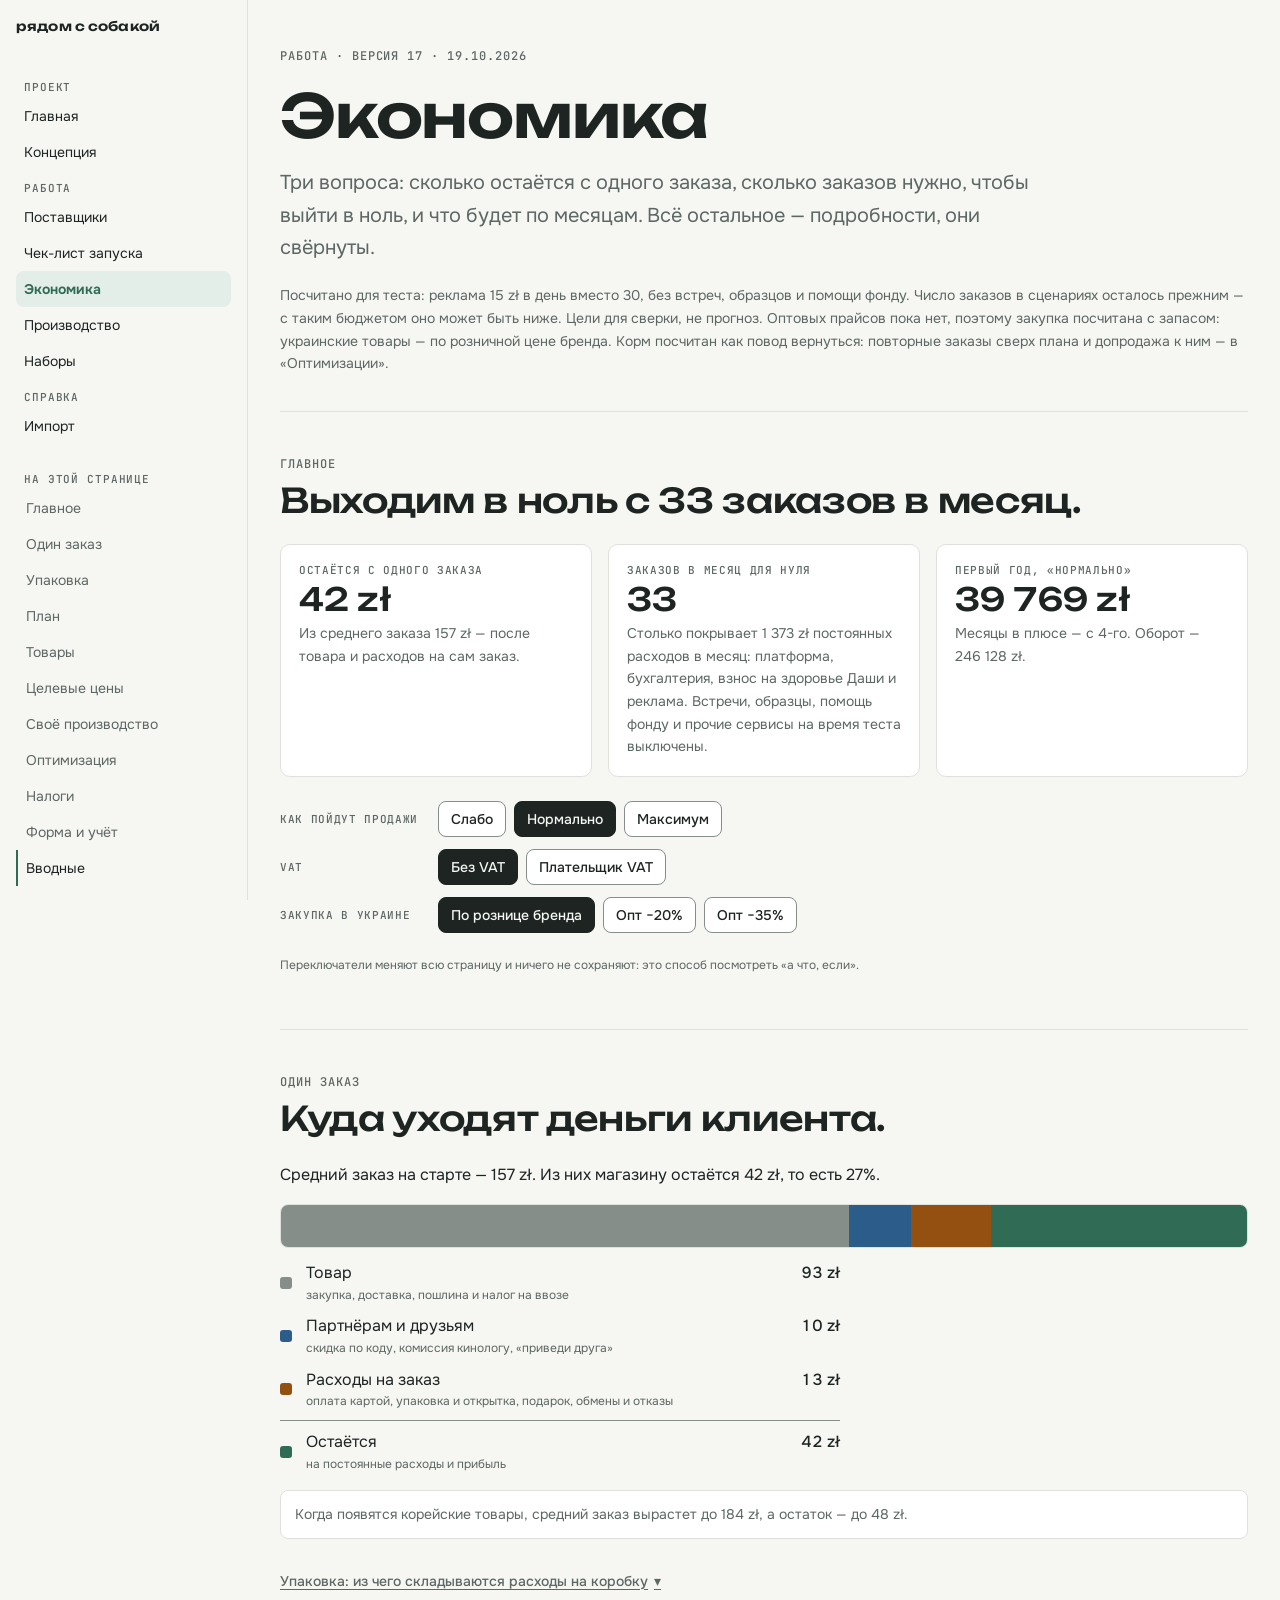
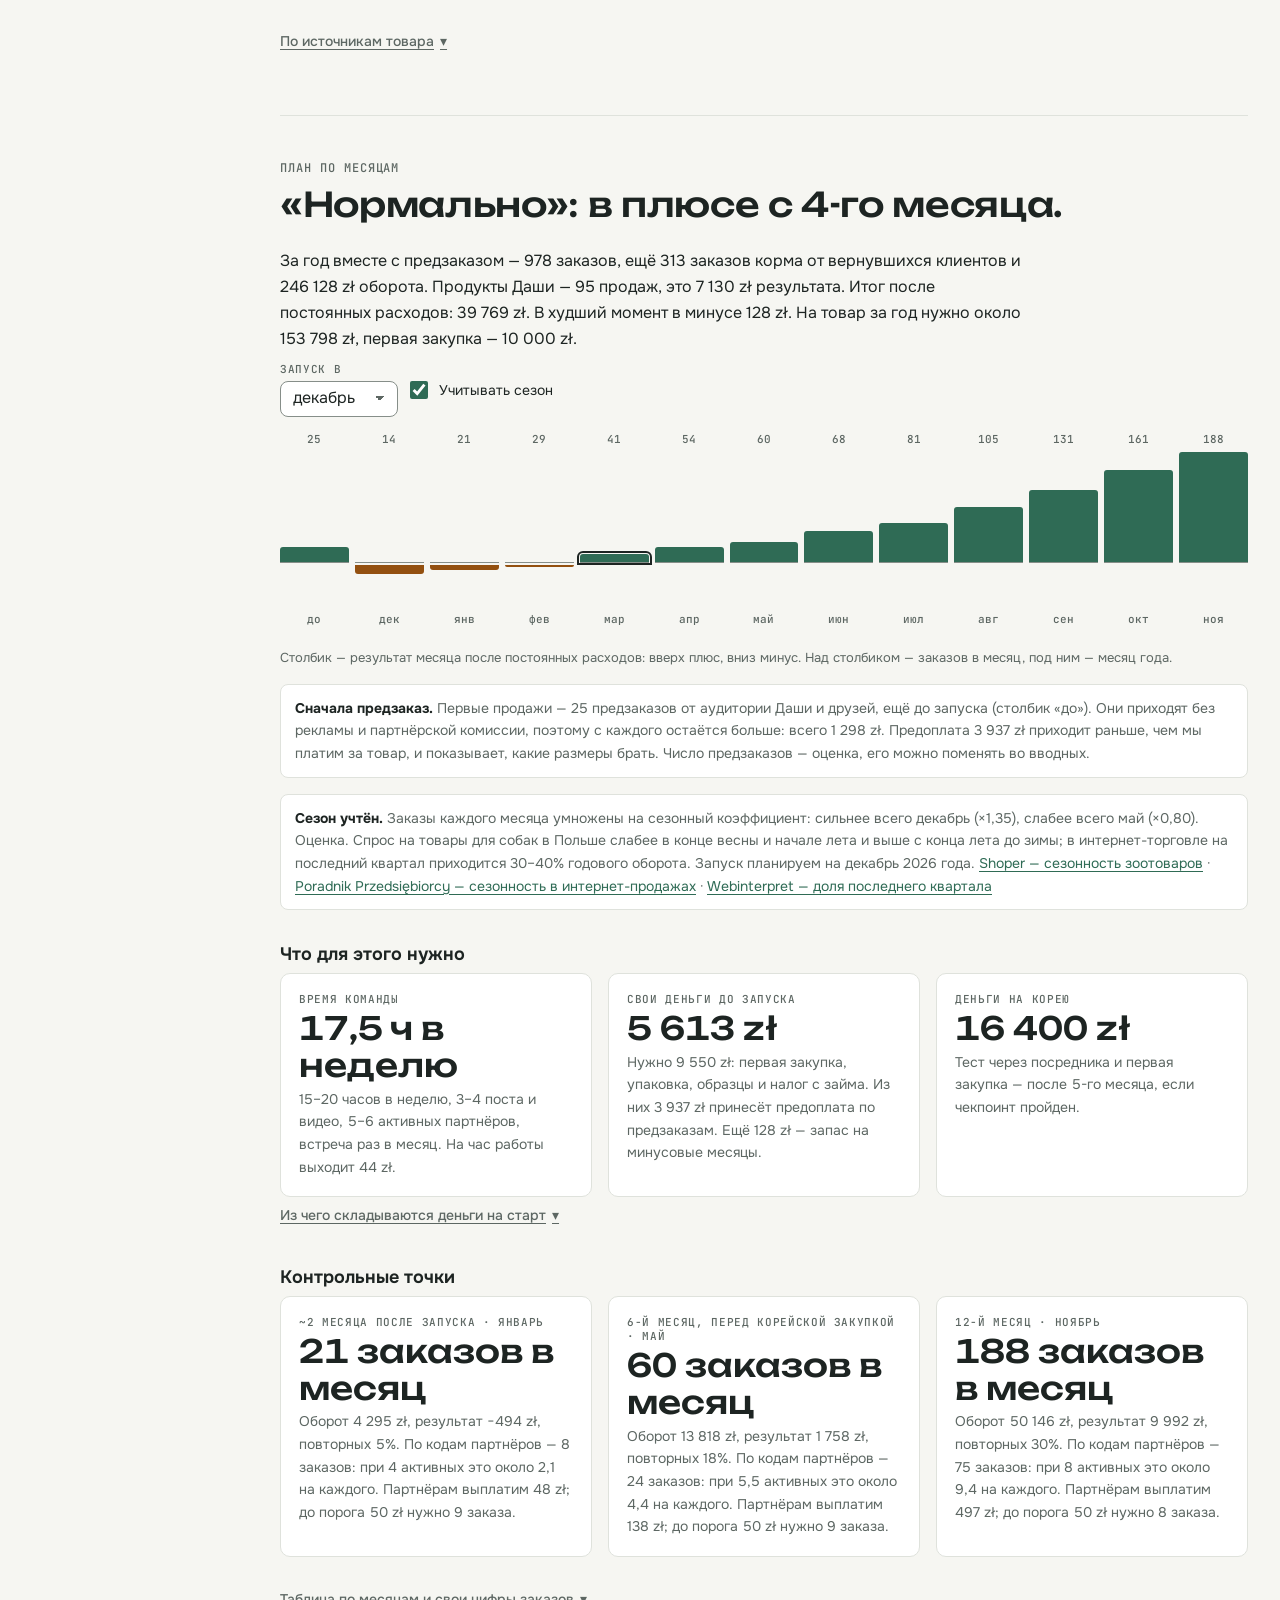
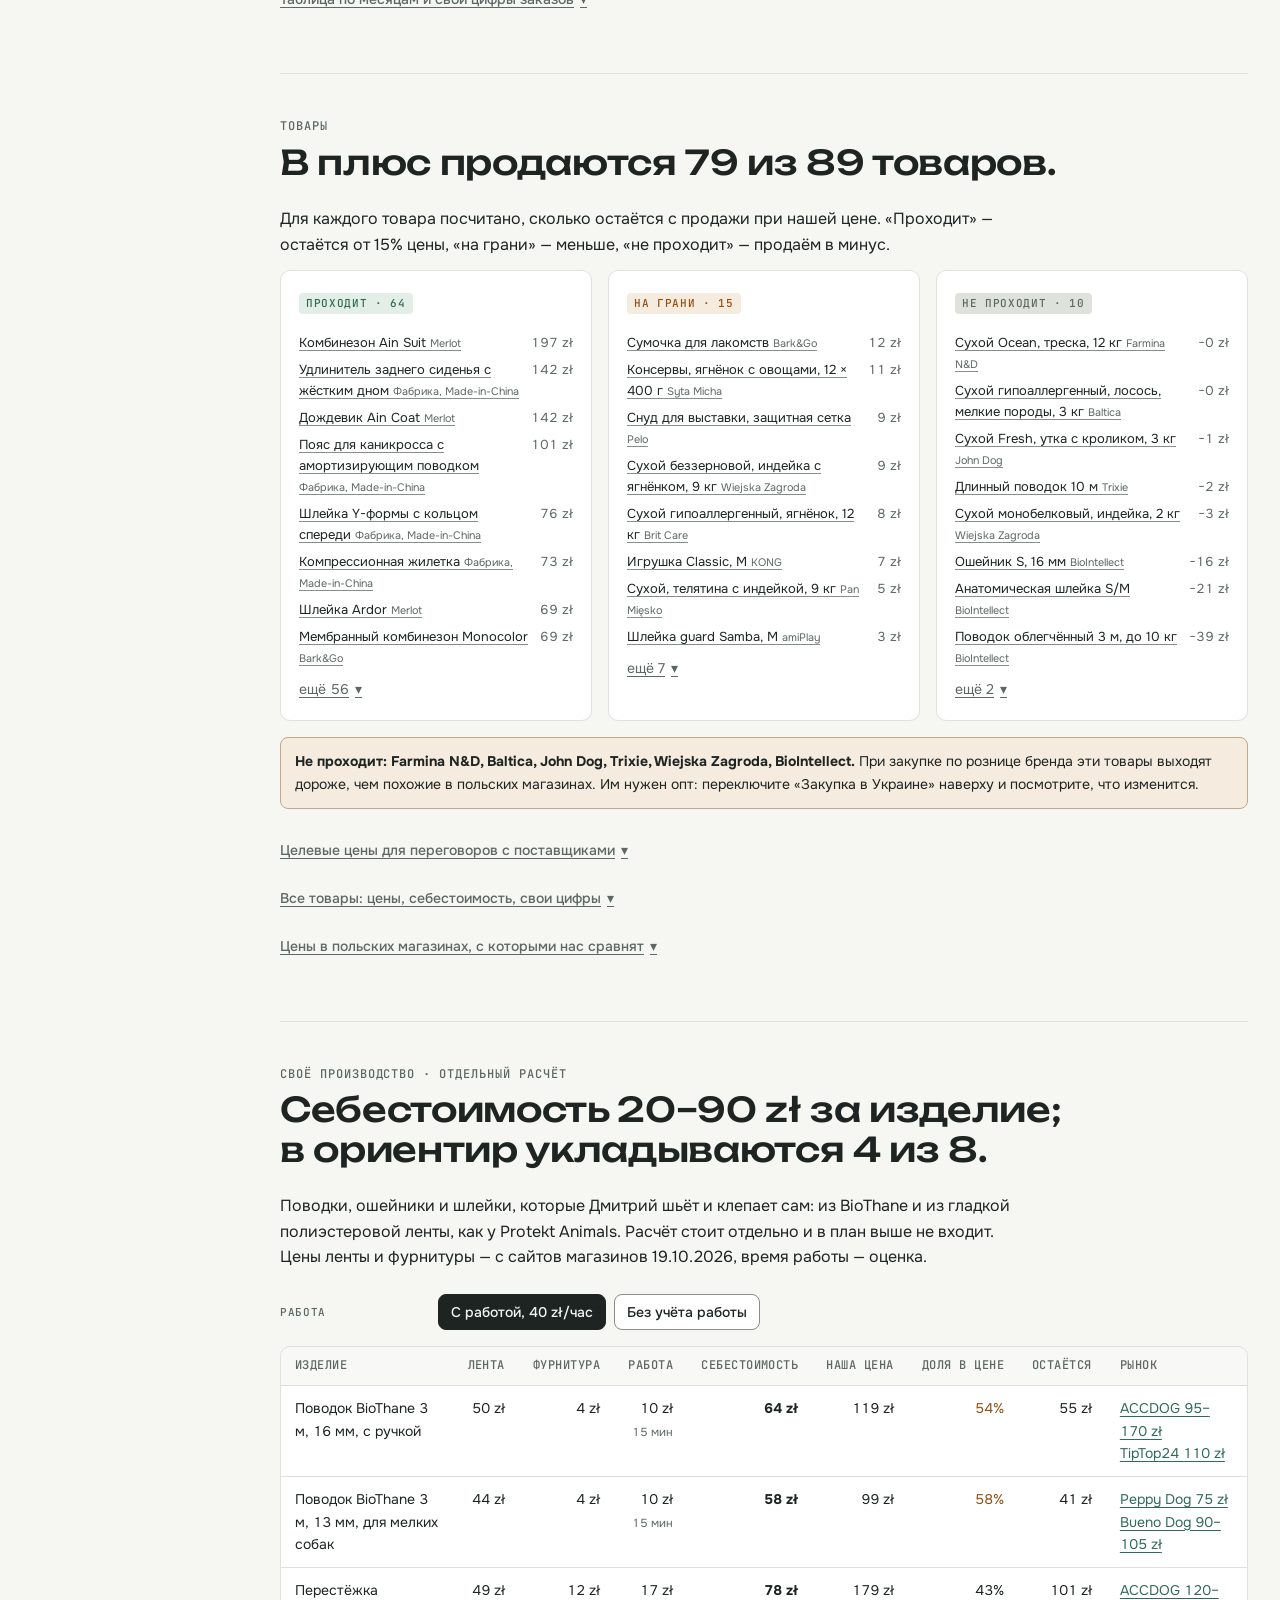
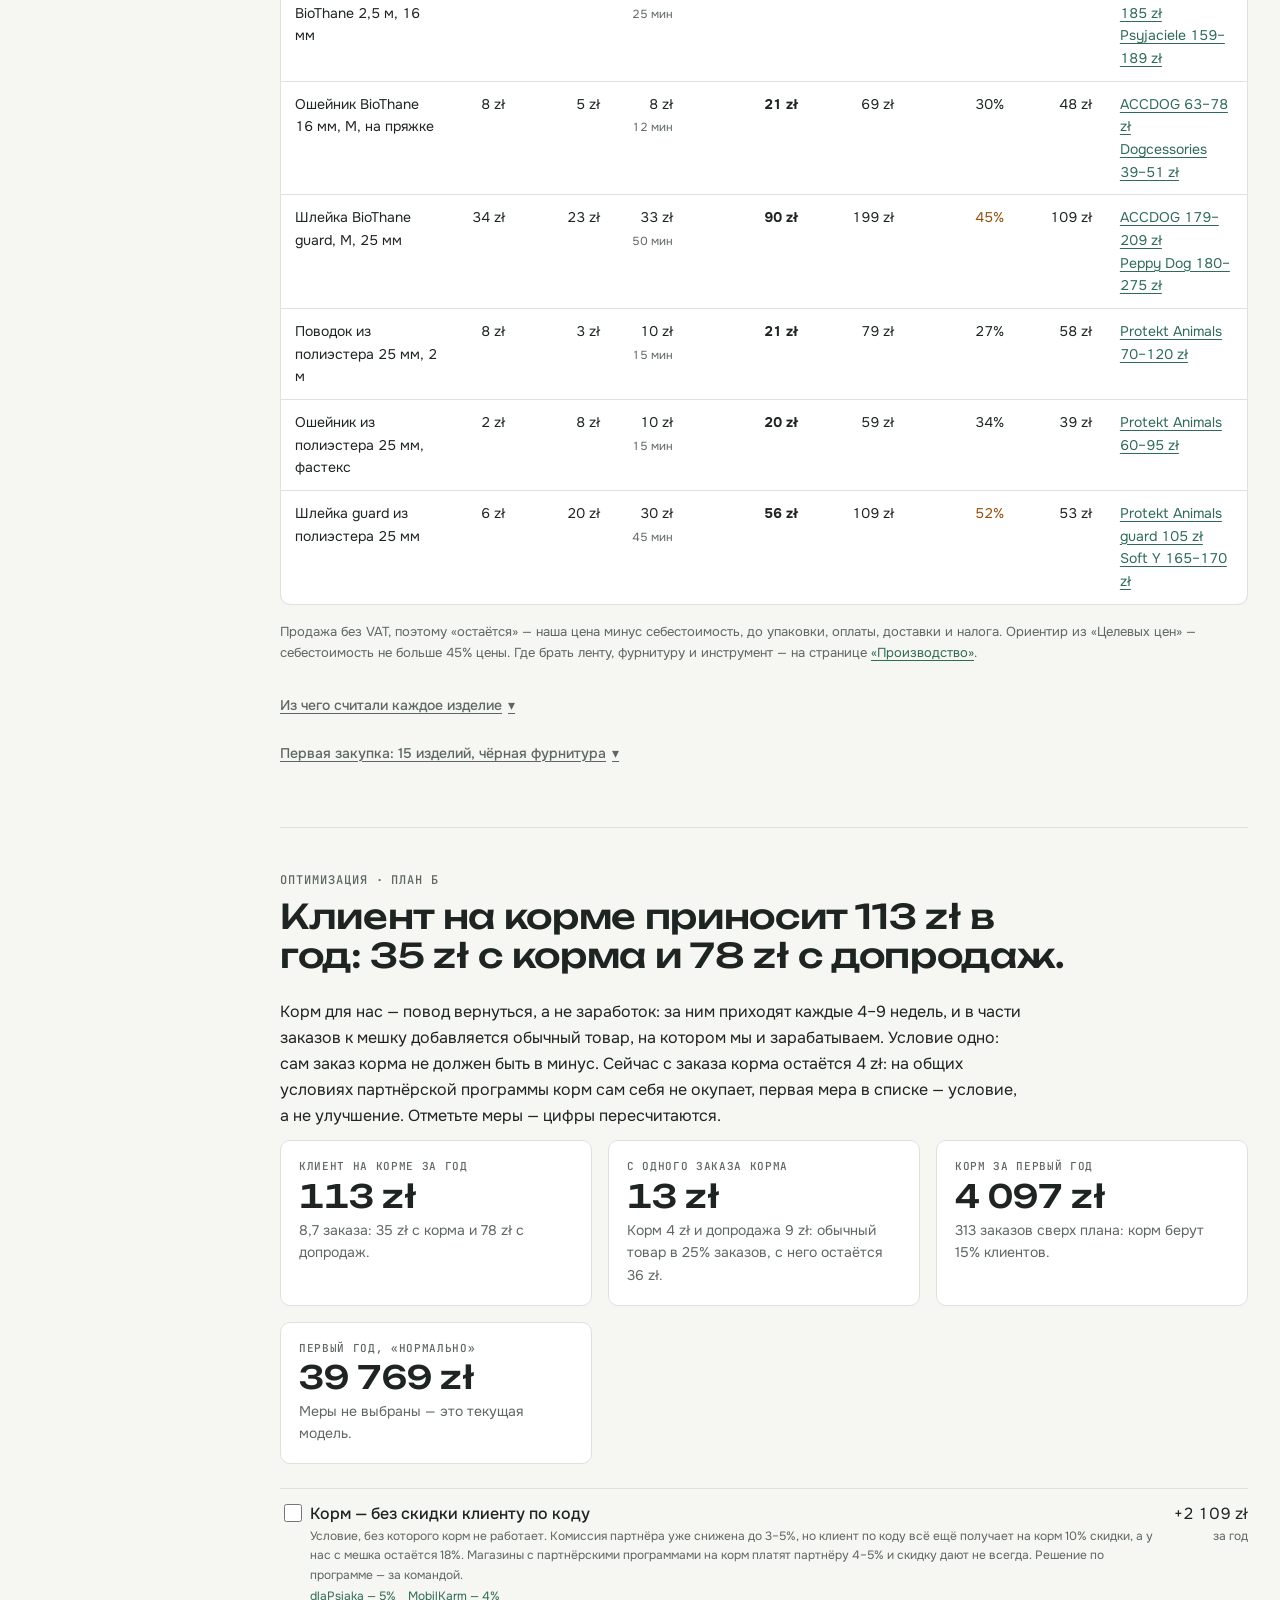
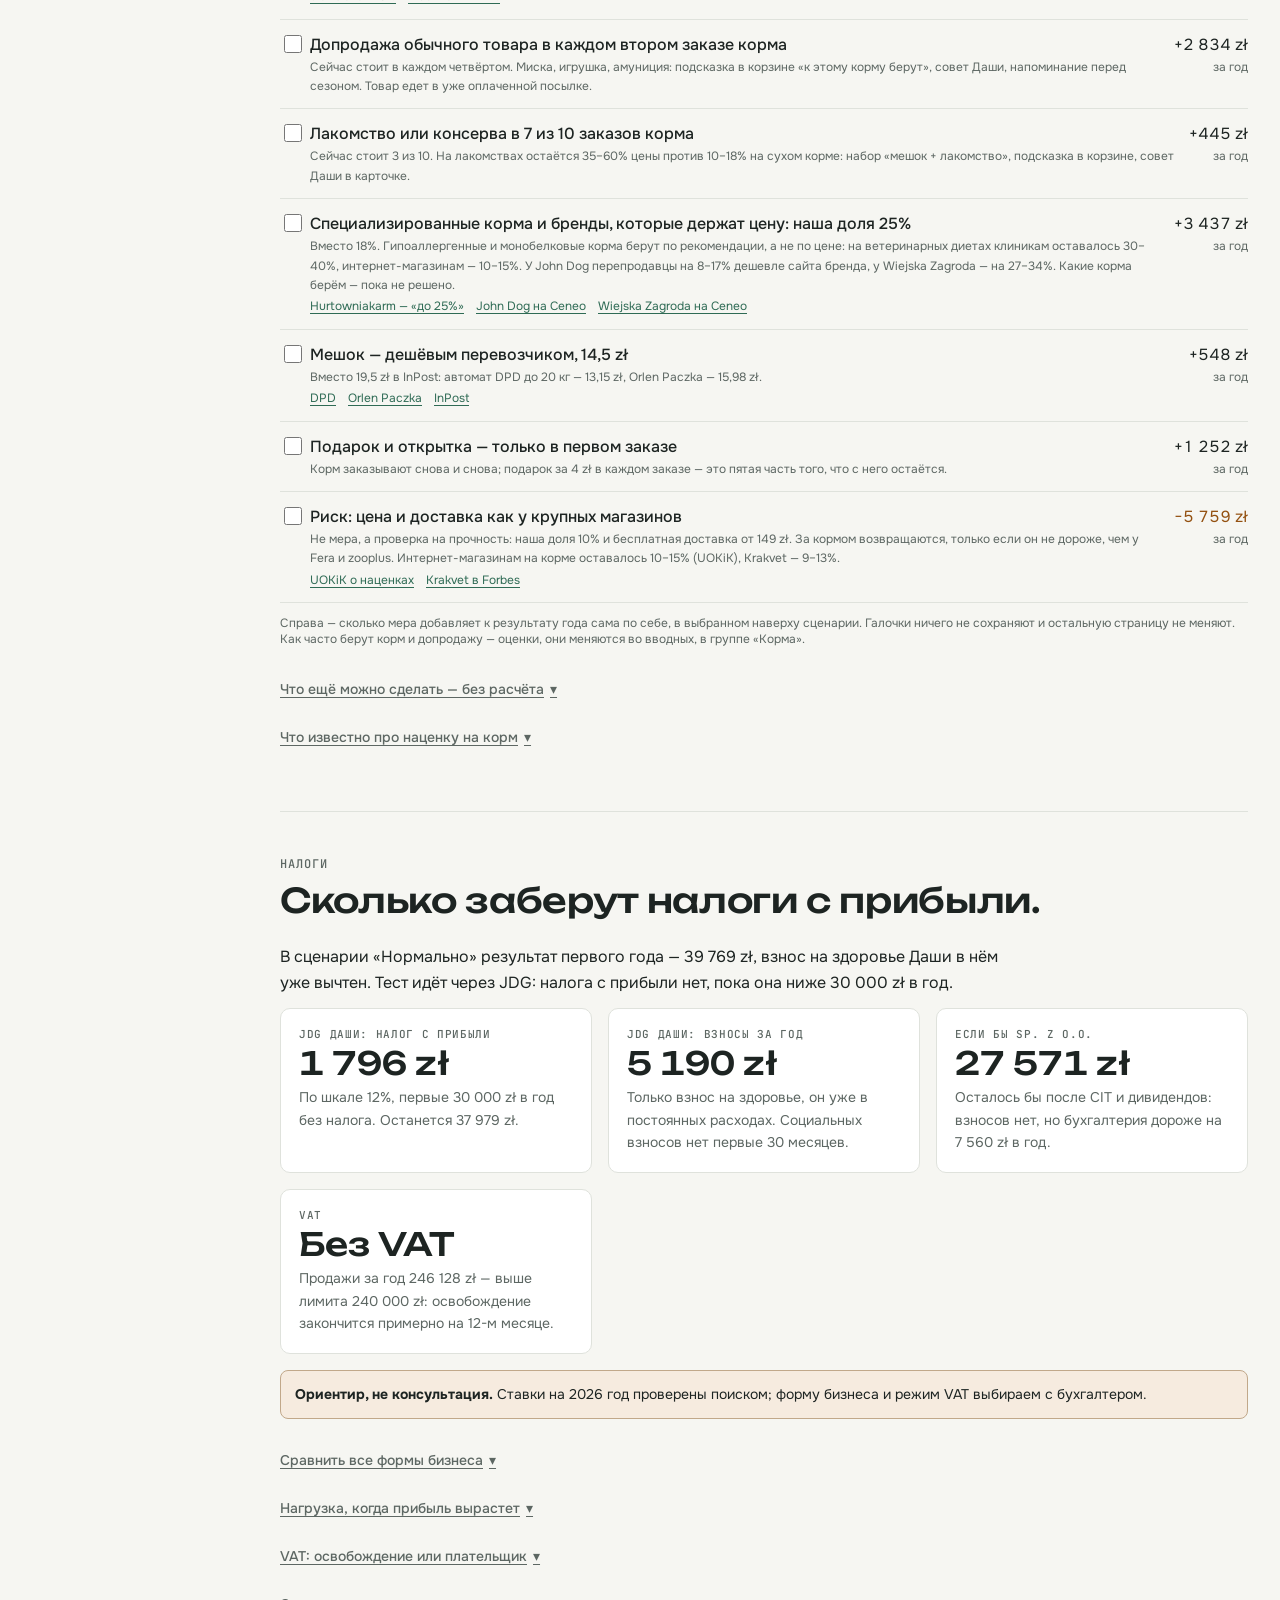
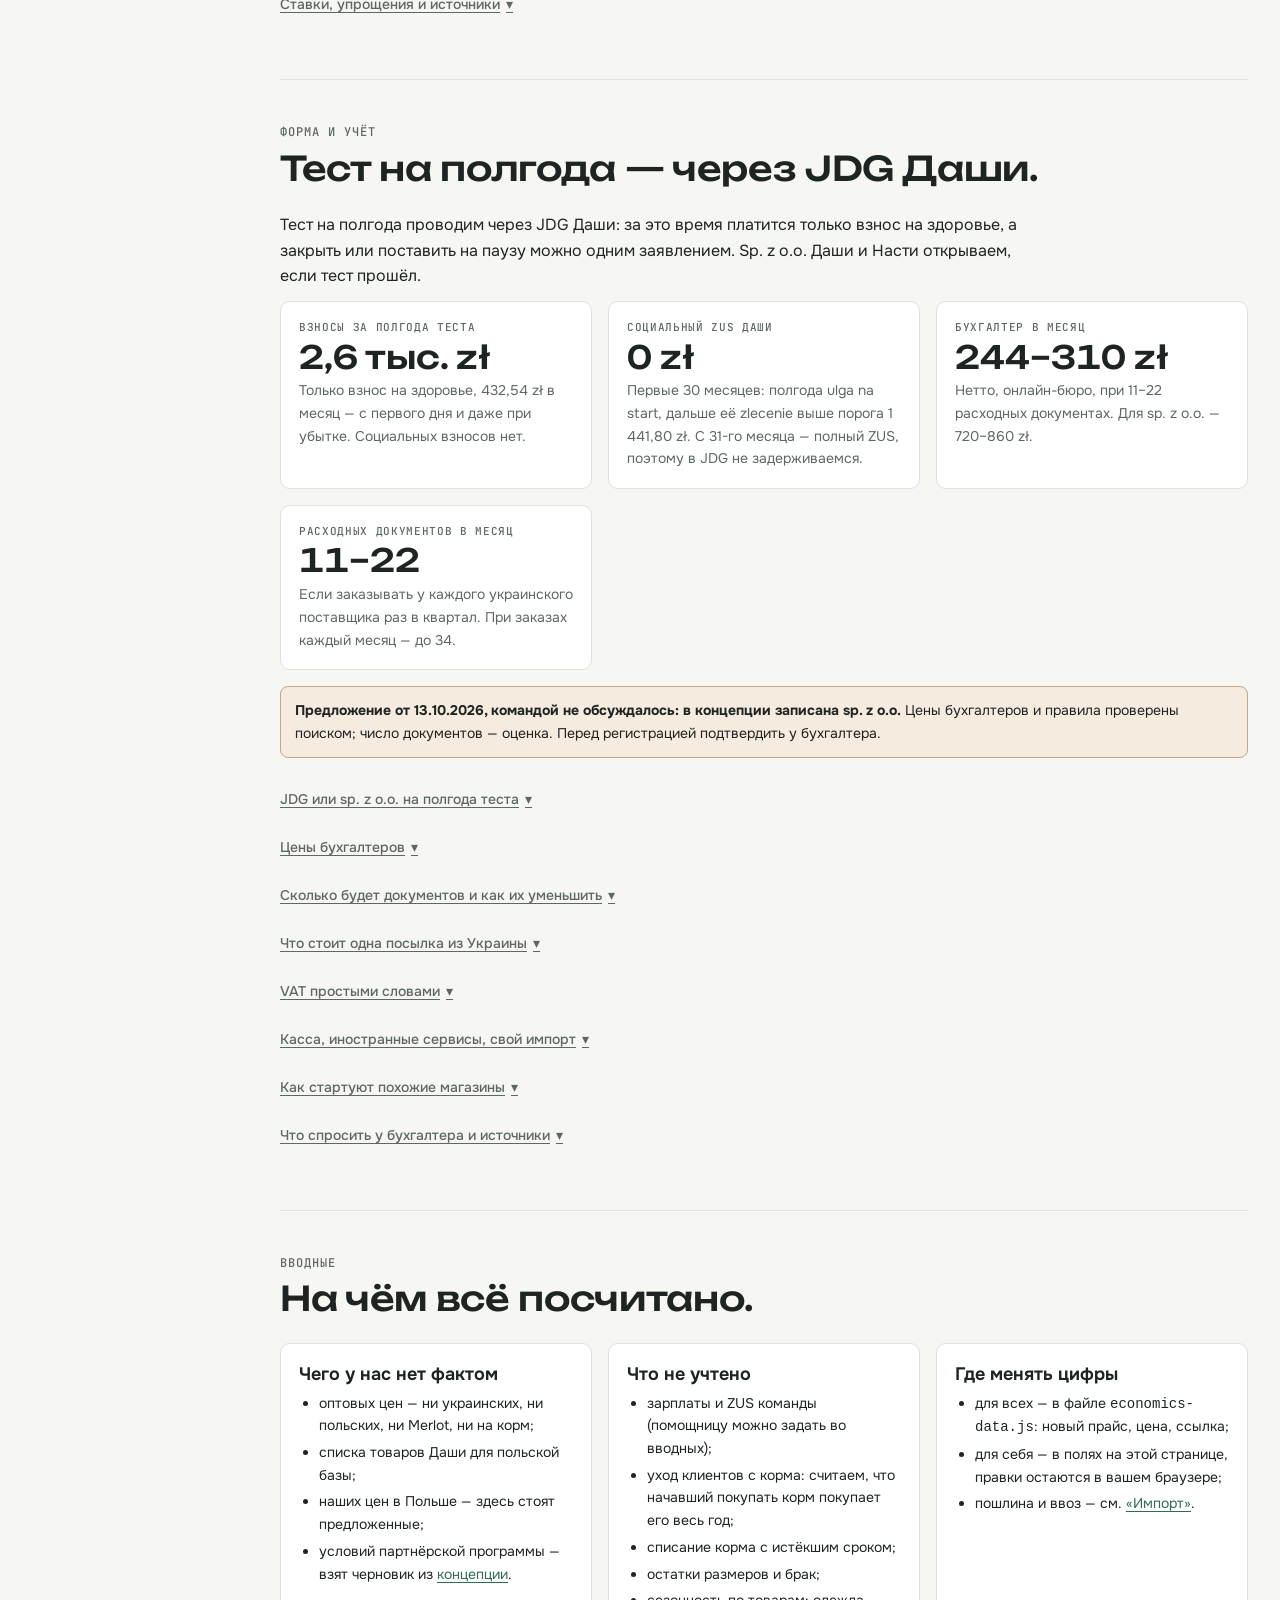
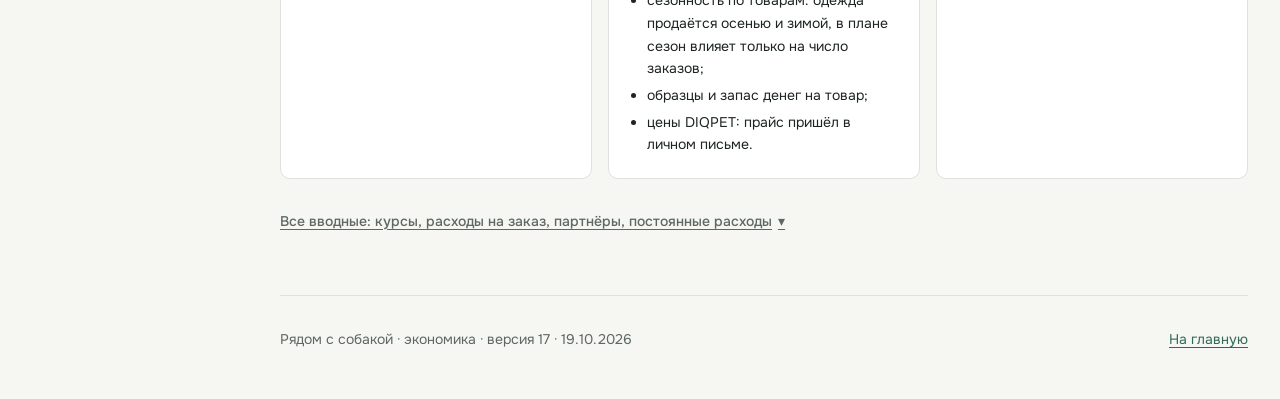
<file: economics.html>
<!doctype html>
<html lang="ru">
<head>
<meta charset="utf-8">
<meta name="robots" content="noindex, nofollow">
<meta name="viewport" content="width=device-width, initial-scale=1, viewport-fit=cover">
<title>Рядом с собакой — экономика</title>
<meta name="description" content="Экономика магазина для собак простыми словами: сколько остаётся с заказа, сколько заказов нужно для нуля, план по месяцам, товары и налоги.">
<link rel="preconnect" href="https://fonts.googleapis.com">
<link rel="preconnect" href="https://fonts.gstatic.com" crossorigin>
<link rel="stylesheet" href="https://fonts.googleapis.com/css2?family=Unbounded:wght@400;500;600&family=Onest:wght@400;500;650&family=JetBrains+Mono:wght@500&display=swap">
<link rel="stylesheet" href="styles.css">
<script src="site.js" defer></script>
<!-- the number after ?v= changes together with the data file, so a browser never pairs a new page with old data -->
<script src="economics-data.js?v=28" defer></script>
<style>
  .kpi { display: grid; gap: var(--sp-1); align-content: start; }
  .kpi b { font: 500 clamp(24px, 3.2vw, 32px)/1.15 var(--font-display); font-variant-numeric: tabular-nums; }
  .kpi span { font: 500 var(--fs-label)/1.3 var(--font-mono); letter-spacing: .06em; text-transform: uppercase; color: var(--muted); }
  .kpi p { margin: 0; font-size: var(--fs-sm); color: var(--muted); }
  .neg { color: var(--signal); }
  .levers { display: grid; gap: var(--sp-3); margin-top: var(--sp-5); }
  .lever { display: flex; flex-wrap: wrap; gap: var(--sp-2); align-items: center; }
  .lever > span { flex: 0 0 150px; font: 500 var(--fs-label)/1.3 var(--font-mono); letter-spacing: .06em; text-transform: uppercase; color: var(--muted); }
  @media (max-width: 560px) { .lever > span { flex-basis: 100%; } }

  /* one order, split into where the money goes */
  .split { display: flex; height: 44px; border-radius: var(--r-md); overflow: hidden; border: 1px solid var(--line); margin-block: var(--sp-4) var(--sp-3); }
  .split i { display: block; min-width: 2px; }
  .c-goods { background: var(--line-strong); } .c-partner { background: var(--info); } .c-service { background: var(--signal); } .c-vat { background: var(--muted); } .c-left { background: var(--accent); }
  .lines { display: grid; gap: var(--sp-2); margin: 0; padding: 0; list-style: none; max-width: 560px; }
  .lines li { display: grid; grid-template-columns: 14px 1fr auto; gap: var(--sp-3); align-items: baseline; margin: 0; }
  .lines i { width: 12px; height: 12px; border-radius: 3px; align-self: center; }
  .lines span small { display: block; color: var(--muted); font-size: var(--fs-xs); }
  .lines b { font-weight: 500; font-variant-numeric: tabular-nums; white-space: nowrap; }
  .lines .sum { border-top: 1px solid var(--line-strong); padding-top: var(--sp-2); }

  /* months: profit above the line, loss below it */
  .chart { display: grid; grid-template-columns: repeat(12, 1fr); gap: 6px; margin-block: var(--sp-4); }
  .mon { display: grid; grid-template-rows: 18px 110px 46px 18px; gap: 2px; text-align: center; font: 500 var(--fs-label)/1.2 var(--font-mono); color: var(--muted); min-width: 0; }
  .mon .up { display: flex; align-items: flex-end; border-bottom: 1px solid var(--line-strong); }
  .mon .down { display: flex; align-items: flex-start; }
  .mon .up i, .mon .down i { display: block; width: 100%; border-radius: 3px 3px 0 0; background: var(--accent); }
  .mon .down i { border-radius: 0 0 3px 3px; background: var(--signal); }
  .mon.first .up i { outline: 2px solid var(--ink); outline-offset: 1px; }

  .fits { display: grid; gap: var(--sp-4); grid-template-columns: repeat(auto-fit, minmax(260px, 1fr)); }
  .fits ul { list-style: none; margin: var(--sp-2) 0 0; padding: 0; display: grid; gap: 6px; font-size: var(--fs-work); }
  .fits li { display: flex; justify-content: space-between; gap: var(--sp-3); margin: 0; }
  .fits li a { color: inherit; text-decoration-color: var(--line-strong); min-width: 0; }
  .fits li span { white-space: nowrap; font-variant-numeric: tabular-nums; color: var(--muted); }
  .fits small { color: var(--muted); }
  .fits .how { margin: var(--sp-2) 0 0; }
  .fits .how > summary { min-height: 0; font-weight: 400; }

  input.in { width: 88px; min-height: 34px; padding: 0 8px; text-align: right; font: var(--fs-sm)/1.2 var(--font-body); font-variant-numeric: tabular-nums; }
  td input.in { width: 76px; }
  input.in.changed { border-color: var(--accent); }
  .params { display: grid; gap: var(--sp-4); grid-template-columns: repeat(auto-fit, minmax(300px, 1fr)); }
  .params .card { display: grid; gap: var(--sp-2); align-content: start; }
  .params h3 { margin: 0 0 var(--sp-1); }
  .param { display: grid; grid-template-columns: 1fr auto 26px; gap: var(--sp-2); align-items: center; font-size: var(--fs-work); }
  .param label { min-width: 0; }
  .param input.in { width: 88px; }
  .param .unit { color: var(--muted); font-size: var(--fs-xs); }
  .guess::after { content: " •"; color: var(--signal); }
  td.name b { font-weight: 500; }
  td.name span { display: block; color: var(--muted); font-size: var(--fs-xs); }
  td.name a { color: inherit; text-decoration-color: var(--line-strong); }
  td.name a:hover, .fits li a:hover { color: var(--accent); }
  td .links { display: block; margin-top: 4px; font-size: var(--fs-xs); }
  td .links a { margin-right: var(--sp-3); white-space: nowrap; }
  tr.off td { color: var(--muted); }
  tr.total td { font-weight: 500; border-top: 1px solid var(--line-strong); }
  td.sep, th.sep { border-left: 1px solid var(--line); }
  input[type="checkbox"] { width: 18px; height: 18px; accent-color: var(--accent); }
  .legend { font-size: var(--fs-work); color: var(--muted); }

  /* plan B: a lever per row — tick, what it is, what it adds over the year */
  .opts { list-style: none; margin: var(--sp-5) 0 var(--sp-3); padding: 0; }
  .opts li { display: grid; grid-template-columns: 18px 1fr auto; gap: var(--sp-3); align-items: start; margin: 0; padding-block: var(--sp-3); border-top: 1px solid var(--line); }
  .opts li:last-child { border-bottom: 1px solid var(--line); }
  .opts input { margin-top: 3px; }
  .opts b { font-weight: 500; }
  .opts small { display: block; color: var(--muted); font-size: var(--fs-xs); }
  .opts li > span { text-align: right; white-space: nowrap; font-variant-numeric: tabular-nums; }
  .opts label { min-width: 0; }
  .opts .links { display: block; margin-top: 2px; }
  .opts .links a { display: inline-block; margin-right: var(--sp-3); }
  .field.inline { display: inline-grid; max-width: 100%; }
  .field.inline select { width: auto; max-width: 100%; }
  .check { display: inline-flex; align-items: center; gap: var(--sp-2); font-size: var(--fs-sm); min-height: var(--control-h); }
  .how > summary { font-weight: 500; }
</style>
</head>
<body data-page="economics">

<main class="wrap">
  <div class="hero compact">
    <div class="eyebrow" data-meta>Работа</div>
    <h1>Экономика</h1>
    <p class="lead">Три вопроса: сколько остаётся с одного заказа, сколько заказов нужно, чтобы выйти в ноль, и что будет по месяцам. Всё остальное — подробности, они свёрнуты.</p>
    <p class="status-note">Посчитано для теста: реклама 15 zł в день вместо 30, без встреч, образцов и помощи фонду. Число заказов в сценариях осталось прежним — с таким бюджетом оно может быть ниже. Цели для сверки, не прогноз. Оптовых прайсов пока нет, поэтому закупка посчитана с запасом: украинские товары — по розничной цене бренда. Корм посчитан как повод вернуться: повторные заказы сверх плана и допродажа к ним — в «Оптимизации».</p>
  </div>

  <section id="main" data-nav="Главное">
    <div class="sec-head">
      <div class="eyebrow">Главное</div>
      <h2 id="headline"></h2>
    </div>
    <div class="grid" id="kpis"></div>
    <div class="levers">
      <div class="lever"><span>Как пойдут продажи</span><div class="row" role="group" aria-label="Сценарий" data-lever="scenario"></div></div>
      <div class="lever"><span>VAT</span><div class="row" role="group" aria-label="Режим VAT" data-lever="vat"></div></div>
      <div class="lever"><span>Закупка в Украине</span><div class="row" role="group" aria-label="Скидка опта" data-lever="disc"></div></div>
    </div>
    <p class="msg mt">Переключатели меняют всю страницу и ничего не сохраняют: это способ посмотреть «а что, если».</p>
    <p class="note" id="local-note" hidden><strong>В этом браузере изменены вводные.</strong> Цифры посчитаны с вашими правками и видны только вам. <button class="btn quiet" id="reset">Вернуть общие значения</button></p>
  </section>

  <section id="order" data-nav="Один заказ">
    <div class="sec-head">
      <div class="eyebrow">Один заказ</div>
      <h2>Куда уходят деньги клиента.</h2>
    </div>
    <div class="col"><p id="order-lead"></p></div>
    <div class="split" id="split" role="img"></div>
    <ul class="lines" id="lines"></ul>
    <p class="note" id="order-note"></p>
    <details class="how mt" id="pack" data-nav="Упаковка">
      <summary>Упаковка: из чего складываются расходы на коробку</summary>
      <div>
        <div class="row" role="group" aria-label="Вариант упаковки" id="pack-variant"></div>
        <p class="legend" id="pack-lead"></p>
        <div class="table-wrap">
          <table>
            <thead><tr><th>Что</th><th class="num">Цена за штуку</th><th class="num">На заказ</th><th class="num">Первая закупка</th><th>Откуда цифра</th></tr></thead>
            <tbody id="pack-body"></tbody>
          </table>
        </div>
        <p class="legend" id="pack-note"></p>
      </div>
    </details>
    <details class="how mt">
      <summary>По источникам товара</summary>
      <div>
        <div class="table-wrap">
          <table>
            <thead><tr>
              <th>Источник</th><th class="num">Средний заказ</th><th class="num">Товар</th><th class="num">Остаётся</th>
              <th class="num sep" id="st-0"></th><th class="num" id="st-1"></th><th class="num" id="st-2"></th>
            </tr></thead>
            <tbody id="sources-body"></tbody>
          </table>
        </div>
        <p class="legend">Справа — какую долю заказов даёт каждый источник на этапе; её можно менять. Корейские товары появляются после 6-го месяца. В заказе из польской базы считается 1,4 товара, в импортном — один. Корм в доли не входит: это повторные заказы клиентов, которые у нас уже покупали, они идут сверх плана — см. <a href="#optimize">«Оптимизацию»</a>.</p>
      </div>
    </details>
  </section>

  <section id="plan" data-nav="План">
    <div class="sec-head">
      <div class="eyebrow">План по месяцам</div>
      <h2 id="plan-head"></h2>
    </div>
    <div class="col"><p id="plan-lead"></p></div>
    <div class="row">
      <label class="field inline"><span>Запуск в</span><select id="start"></select></label>
      <label class="check"><input type="checkbox" id="season"> Учитывать сезон</label>
    </div>
    <div class="chart" id="chart" role="img"></div>
    <p class="legend">Столбик — результат месяца после постоянных расходов: вверх плюс, вниз минус. Над столбиком — заказов в месяц, под ним — месяц года.</p>
    <p class="note" id="pre-note"></p>
    <p class="note" id="season-note"></p>
    <h3 class="sub mt">Что для этого нужно</h3>
    <div class="grid" id="needs"></div>
    <details class="how">
      <summary>Из чего складываются деньги на старт</summary>
      <div>
        <div class="table-wrap"><table><thead><tr><th>На что</th><th class="num">Сумма</th><th>Когда</th><th>Откуда цифра</th></tr></thead><tbody id="startup-body"></tbody></table></div>
        <p class="legend">Посчитано для теста через JDG Даши: регистрация бесплатная, уставный капитал не нужен. Для sp. z o.o. понадобятся около 400 zł на регистрацию и 5 000 zł капитала, которые остаются на счёте компании.</p>
      </div>
    </details>
    <h3 class="sub mt">Контрольные точки</h3>
    <div class="grid" id="checks"></div>
    <details class="how mt">
      <summary>Таблица по месяцам и свои цифры заказов</summary>
      <div>
        <div class="table-wrap">
          <table>
            <thead><tr>
              <th>Месяц</th><th class="num">Заказов по плану</th><th class="num">Сезон</th><th class="num">Заказов</th><th class="num">Заказов корма</th><th class="num">Оборот</th><th class="num">Результат месяца</th>
              <th class="num">Накопительно</th><th class="num">Повторные</th><th class="num">Новых клиентов</th><th class="num">Закупка товара</th>
            </tr></thead>
            <tbody id="goals-body"></tbody>
          </table>
        </div>
        <p class="legend">Заказы на 6-й месяц взяты из концепции: слабо 15–25, нормально 60–90, максимум 150–250. Остальные месяцы — предложенная траектория; сезон умножает её на коэффициент месяца. Доля повторных заказов — цель; на рынке за год возвращаются 28–31% покупателей.</p>
      </div>
    </details>
  </section>

  <section id="goods" data-nav="Товары">
    <div class="sec-head">
      <div class="eyebrow">Товары</div>
      <h2 id="goods-head"></h2>
    </div>
    <div class="col"><p>Для каждого товара посчитано, сколько остаётся с продажи при нашей цене. «Проходит» — остаётся от 15% цены, «на грани» — меньше, «не проходит» — продаём в минус.</p></div>
    <div class="fits" id="fits"></div>
    <p class="note verify" id="goods-note"></p>
    <details class="how mt" id="goals" data-nav="Целевые цены">
      <summary>Целевые цены для переговоров с поставщиками</summary>
      <div>
        <p class="legend" id="goal-lead"></p>
        <div class="table-wrap">
          <table>
            <thead><tr><th>Товар</th><th class="num">Наша цена</th><th class="num">Цена поставщика сейчас</th><th class="num">Целевая закупка</th><th class="num">Сбить на</th><th class="num">От розницы бренда</th></tr></thead>
            <tbody id="goal-body"></tbody>
          </table>
        </div>
        <p class="legend">Цена поставщика сейчас: у импортных товаров — розница бренда минус скидка опта из вводных, у польской базы — оценка опта от розницы. Целевая закупка указана без VAT, в валюте поставщика, без доставки — её и нужно называть в письме; «от розницы бренда» — та же цена как скидка от цены на его сайте. Корм в таблицу не входит: на нём цель другая, см. «Оптимизацию».</p>
      </div>
    </details>
    <details class="how">
      <summary>Все товары: цены, себестоимость, свои цифры</summary>
      <div>
        <div class="row" role="group" aria-label="Источник" id="src-filter"></div>
        <div class="table-wrap">
          <table>
            <thead><tr>
              <th>Товар</th><th class="num">Цена бренда / опт</th><th class="num">Себестоимость</th><th class="num">Наша цена</th>
              <th class="num">Наценка</th><th class="num">Остаётся</th><th class="num">Целевая закупка</th><th>В расчёте</th>
            </tr></thead>
            <tbody id="items-body"></tbody>
          </table>
        </div>
        <p class="legend">«Цена бренда» — розница на его сайте; у польской базы вместо неё оптовая цена без VAT, пока она считается от розницы. «Целевая закупка» — самая высокая цена поставщика без VAT, при которой товар с доставкой и налогами стоит нам не больше 45% нашей цены; под ней — на сколько нужно сбить нынешнюю цену. Товары без галочки не входят в средние. Состав польской базы примерный: списка Даши пока нет. Корма — кандидаты из поиска 13.10.2026: цена — розница в Польше, закупка считается от неё через нашу долю в цене (сухой корм 18%, консервы 20%, лакомства 35% — оценки), доставка мешка — 19,5 zł.</p>
      </div>
    </details>
    <details class="how">
      <summary>Цены в польских магазинах, с которыми нас сравнят</summary>
      <div>
        <div class="table-wrap">
          <table>
            <thead><tr><th>Товар</th><th class="num">Розница в Польше</th><th>Что это и где смотреть</th></tr></thead>
            <tbody id="market-body"></tbody>
          </table>
        </div>
      </div>
    </details>
  </section>

  <section id="own" data-nav="Своё производство">
    <div class="sec-head">
      <div class="eyebrow">Своё производство · отдельный расчёт</div>
      <h2 id="own-head"></h2>
    </div>
    <div class="col">
      <p>Поводки, ошейники и шлейки, которые Дмитрий шьёт и клепает сам: из BioThane и из гладкой полиэстеровой ленты, как у Protekt Animals. Расчёт стоит отдельно и в план выше не входит. Цены ленты и фурнитуры — с сайтов магазинов 19.10.2026, время работы — оценка.</p>
    </div>
    <div class="levers"><div class="lever"><span>Работа</span><div class="row" role="group" aria-label="Учитывать работу" id="own-labor"></div></div></div>
    <div class="table-wrap">
      <table>
        <thead><tr><th>Изделие</th><th class="num">Лента</th><th class="num">Фурнитура</th><th class="num">Работа</th><th class="num">Себестоимость</th><th class="num">Наша цена</th><th class="num">Доля в цене</th><th class="num">Остаётся</th><th>Рынок</th></tr></thead>
        <tbody id="own-body"></tbody>
      </table>
    </div>
    <p class="legend">Продажа без VAT, поэтому «остаётся» — наша цена минус себестоимость, до упаковки, оплаты, доставки и налога. Ориентир из «Целевых цен» — себестоимость не больше 45% цены. Где брать ленту, фурнитуру и инструмент — на странице <a href="production.html">«Производство»</a>.</p>
    <details class="how mt">
      <summary>Из чего считали каждое изделие</summary>
      <div><ul class="small" id="own-bom"></ul></div>
    </details>
    <details class="how">
      <summary>Первая закупка: 15 изделий, чёрная фурнитура</summary>
      <div>
        <div class="table-wrap">
          <table>
            <thead><tr><th>Что купить</th><th class="num">Сумма</th></tr></thead>
            <tbody id="own-trial"></tbody>
          </table>
        </div>
        <p class="note verify" id="own-sales"></p>
      </div>
    </details>
  </section>

  <section id="optimize" data-nav="Оптимизация">
    <div class="sec-head">
      <div class="eyebrow">Оптимизация · план Б</div>
      <h2 id="opt-head"></h2>
    </div>
    <div class="col"><p id="opt-lead"></p></div>
    <div class="grid" id="opt-cards"></div>
    <ul class="opts" id="opt-list"></ul>
    <p class="msg">Справа — сколько мера добавляет к результату года сама по себе, в выбранном наверху сценарии. Галочки ничего не сохраняют и остальную страницу не меняют. Как часто берут корм и допродажу — оценки, они меняются во вводных, в группе «Корма».</p>
    <details class="how mt">
      <summary>Что ещё можно сделать — без расчёта</summary>
      <div><ul class="small" id="opt-more"></ul></div>
    </details>
    <details class="how">
      <summary>Что известно про наценку на корм</summary>
      <div>
        <div class="table-wrap">
          <table>
            <thead><tr><th>Что</th><th class="num">Цифра</th><th>Откуда</th></tr></thead>
            <tbody id="food-facts"></tbody>
          </table>
        </div>
        <p class="legend" id="food-facts-note"></p>
      </div>
    </details>
  </section>

  <section id="tax" data-nav="Налоги">
    <div class="sec-head">
      <div class="eyebrow">Налоги</div>
      <h2>Сколько заберут налоги с прибыли.</h2>
    </div>
    <div class="col"><p id="tax-lead"></p></div>
    <div class="grid" id="tax-cards"></div>
    <p class="note verify"><strong>Ориентир, не консультация.</strong> Ставки на 2026 год проверены поиском; форму бизнеса и режим VAT выбираем с бухгалтером.</p>
    <details class="how mt">
      <summary>Сравнить все формы бизнеса</summary>
      <div>
        <div class="row">
          <label class="check"><input type="checkbox" id="tax-employed"> Владелица — Даша: zlecenie, без социальных взносов с бизнеса</label>
          <label class="field inline"><span>ZUS для JDG</span>
            <select id="tax-zus"><option value="start">Первый год: полгода без взносов</option><option value="pref">Льготный</option><option value="full">Полный</option></select>
          </label>
        </div>
        <div class="table-wrap">
          <table>
            <thead><tr><th>Форма</th><th class="num">Прибыль до налогов</th><th class="num">Налог на доход</th><th class="num">Взносы ZUS и здоровье</th><th class="num">Всего</th><th class="num">Остаётся</th><th class="num">Нагрузка</th></tr></thead>
            <tbody id="tax-body"></tbody>
          </table>
        </div>
        <p class="legend">Прибыль — результат года из выбранного сценария до налогов и взносов владельца. В sp. z o.o. она ниже, потому что бухгалтерия дороже. Взносы единственного участника sp. z o.o. он платит сам. При убытке налога нет, а взносы остаются.</p>
      </div>
    </details>
    <details class="how">
      <summary>Нагрузка, когда прибыль вырастет</summary>
      <div>
        <div class="table-wrap"><table><thead id="lvl-head"></thead><tbody id="lvl-body"></tbody></table></div>
        <p class="legend" id="lvl-note"></p>
      </div>
    </details>
    <details class="how">
      <summary>VAT: освобождение или плательщик</summary>
      <div>
        <div class="table-wrap">
          <table>
            <thead><tr><th>Режим</th><th class="num">Остаётся с заказа</th><th class="num">Заказов для нуля</th><th class="num">Оборот за год</th><th class="num">Результат за год</th></tr></thead>
            <tbody id="vat-body"></tbody>
          </table>
        </div>
        <p class="legend">Без VAT налог на ввозе и в закупке не возвращается и входит в себестоимость, зато с продаж его платить не нужно. Освобождение действует до 240 000 zł продаж в год.</p>
      </div>
    </details>
    <details class="how">
      <summary>Ставки, упрощения и источники</summary>
      <div>
        <div class="table-wrap"><table><tbody id="tax-params"></tbody></table></div>
        <p class="legend">Упрощения: шкала посчитана без совместной декларации и льгот; необлагаемая сумма 30 000 zł целиком идёт на прибыль магазина, потому что zlecenie Даши до 26 лет не облагается PIT; вычет половины взноса на здоровье учтён только для ryczałt; у эстонского CIT есть условия по найму сотрудников, источники по ним расходятся.</p>
        <ul class="sources small" id="tax-sources"></ul>
      </div>
    </details>
  </section>

  <section id="setup" data-nav="Форма и учёт">
    <div class="sec-head">
      <div class="eyebrow">Форма и учёт</div>
      <h2>Тест на полгода — через JDG Даши.</h2>
    </div>
    <div class="col"><p id="setup-lead"></p></div>
    <div class="grid" id="setup-cards"></div>
    <p class="note verify"><strong>Предложение от 13.10.2026, командой не обсуждалось: в концепции записана sp. z o.o.</strong> Цены бухгалтеров и правила проверены поиском; число документов — оценка. Перед регистрацией подтвердить у бухгалтера.</p>
    <details class="how mt">
      <summary>JDG или sp. z o.o. на полгода теста</summary>
      <div>
        <div class="table-wrap">
          <table>
            <thead><tr><th>За полгода</th><th class="num">JDG на Дашу</th><th class="num">Sp. z o.o., Даша и Настя</th></tr></thead>
            <tbody id="setup-forms"></tbody>
          </table>
        </div>
        <p class="legend" id="setup-forms-note"></p>
        <h3 class="sub mt">Что оформить до старта теста</h3>
        <ul class="small" id="setup-zus"></ul>
      </div>
    </details>
    <details class="how">
      <summary>Цены бухгалтеров</summary>
      <div>
        <div class="table-wrap">
          <table>
            <thead><tr><th>Кто</th><th>JDG</th><th>Sp. z o.o.</th></tr></thead>
            <tbody id="setup-offers"></tbody>
          </table>
        </div>
        <p class="legend" id="setup-offers-note"></p>
      </div>
    </details>
    <details class="how">
      <summary>Сколько будет документов и как их уменьшить</summary>
      <div>
        <div class="table-wrap">
          <table>
            <thead><tr><th>Откуда документы</th><th class="num">В месяц без контроля</th><th class="num">Если следить</th></tr></thead>
            <tbody id="setup-docs"></tbody>
          </table>
        </div>
        <p class="legend">Бухгалтер берёт деньги за расходные документы. Продажи частным покупателям на цену почти не влияют: фактура — только по просьбе, остальное идёт одной сводкой за месяц.</p>
        <div class="table-wrap">
          <table>
            <thead><tr><th>Как ввозим украинский товар</th><th class="num">Документов в месяц</th><th class="num">Бухгалтер в месяц, нетто</th></tr></thead>
            <tbody id="setup-import"></tbody>
          </table>
        </div>
        <p class="legend" id="setup-import-note"></p>
        <h3 class="sub mt">Как уменьшить</h3>
        <ul class="small" id="setup-less"></ul>
      </div>
    </details>
    <details class="how">
      <summary>Что стоит одна посылка из Украины</summary>
      <div>
        <div class="table-wrap"><table><tbody id="setup-parcel"></tbody></table></div>
        <p class="legend">Мелкие частые посылки съедают маржу. Пошлина и обязанности импортёра — см. <a href="import.html">«Импорт»</a>.</p>
      </div>
    </details>
    <details class="how">
      <summary>VAT простыми словами</summary>
      <div class="col">
        <ul class="small" id="setup-vat"></ul>
        <p class="small" id="setup-vat-model"></p>
        <h3 class="sub mt">Когда переходить на VAT</h3>
        <ul class="small" id="setup-vat-when"></ul>
      </div>
    </details>
    <details class="how">
      <summary>Касса, иностранные сервисы, свой импорт</summary>
      <div>
        <div class="table-wrap"><table><tbody id="setup-rules"></tbody></table></div>
      </div>
    </details>
    <details class="how">
      <summary>Как стартуют похожие магазины</summary>
      <div class="col"><ul class="small" id="setup-peers"></ul></div>
    </details>
    <details class="how">
      <summary>Что спросить у бухгалтера и источники</summary>
      <div class="col">
        <ul class="small" id="setup-ask"></ul>
        <ul class="sources small" id="setup-sources"></ul>
      </div>
    </details>
  </section>

  <section id="inputs" data-nav="Вводные">
    <div class="sec-head">
      <div class="eyebrow">Вводные</div>
      <h2>На чём всё посчитано.</h2>
    </div>
    <div class="grid">
      <div class="card">
        <h3>Чего у нас нет фактом</h3>
        <ul class="small">
          <li>оптовых цен — ни украинских, ни польских, ни Merlot, ни на корм;</li>
          <li>списка товаров Даши для польской базы;</li>
          <li>наших цен в Польше — здесь стоят предложенные;</li>
          <li>условий партнёрской программы — взят черновик из <a href="concept.html">концепции</a>.</li>
        </ul>
      </div>
      <div class="card">
        <h3>Что не учтено</h3>
        <ul class="small">
          <li>зарплаты и ZUS команды (помощницу можно задать во вводных);</li>
          <li>уход клиентов с корма: считаем, что начавший покупать корм покупает его весь год;</li>
          <li>списание корма с истёкшим сроком;</li>
          <li>остатки размеров и брак;</li>
          <li>сезонность по товарам: одежда продаётся осенью и зимой, в плане сезон влияет только на число заказов;</li>
          <li>образцы и запас денег на товар;</li>
          <li>цены DIQPET: прайс пришёл в личном письме.</li>
        </ul>
      </div>
      <div class="card">
        <h3>Где менять цифры</h3>
        <ul class="small">
          <li>для всех — в файле <code>economics-data.js</code>: новый прайс, цена, ссылка;</li>
          <li>для себя — в полях на этой странице, правки остаются в вашем браузере;</li>
          <li>пошлина и ввоз — см. <a href="import.html">«Импорт»</a>.</li>
        </ul>
      </div>
    </div>
    <details class="how mt">
      <summary>Все вводные: курсы, расходы на заказ, партнёры, постоянные расходы</summary>
      <div>
        <div class="params" id="params"></div>
        <p class="legend mt"><span class="guess">Точка</span> — допущение, которого у нас пока нет фактом.</p>
      </div>
    </details>
  </section>
</main>

<script>
document.addEventListener("DOMContentLoaded", () => {
  const KEY = "econ-07"; const MONTHS = ["январь", "февраль", "март", "апрель", "май", "июнь", "июль", "август", "сентябрь", "октябрь", "ноябрь", "декабрь"]; // bump when the order of items or scenarios changes: overrides are stored by position
  const $ = id => document.getElementById(id);
  const esc = s => String(s).replace(/[&<>"']/g, c => ({ "&": "&amp;", "<": "&lt;", ">": "&gt;", '"': "&quot;", "'": "&#39;" }[c]));
  const defs = ECON.inputs.flatMap(g => g.items);
  const fresh = () => ({ v: {}, items: {}, mix: {}, orders: {} });
  let saved = fresh();
  try { saved = Object.assign(fresh(), JSON.parse(localStorage.getItem(KEY) || "{}")); } catch (e) {}
  // the three switches at the top are a what-if view and are never stored
  const view = { pack: "basic", scenario: "normal", payer: ECON.vatPayer, disc: null, start: ECON.season.start, season: true };
  let srcFilter = "all", employed = true, zus = "start";
  const levers = new Set(); // plan B: which levers are ticked; a what-if view, never stored

  const store = () => { try { localStorage.setItem(KEY, JSON.stringify(saved)); } catch (e) {} };
  const dirty = () => [saved.v, saved.items, saved.mix, saved.orders].some(o => Object.keys(o).length);

  const nf = (n, d = 0) => n.toLocaleString("ru-RU", { minimumFractionDigits: d, maximumFractionDigits: d });
  const zl = (n, d = 0) => `${n < 0 ? "−" : ""}${nf(Math.abs(n), d)} zł`;
  const pct = (n, d = 0) => `${n < 0 ? "−" : ""}${nf(Math.abs(n) * 100, d)}%`;
  const cls = n => n < 0 ? ' class="num neg"' : ' class="num"';
  const parse = s => { const n = parseFloat(String(s).replace(/\s/g, "").replace(",", ".")); return Number.isFinite(n) ? n : null; };
  const kpi = (label, value, text) => `<div class="card kpi"><span>${label}</span><b${value.startsWith("−") ? ' class="neg"' : ""}>${value}</b><p>${text}</p></div>`;

  function model(forcePayer, over) {
    const p = Object.fromEntries(defs.map(d => [d.key, d.key in saved.v ? saved.v[d.key] : d.value]));
    if (view.disc !== null) p.discUa = view.disc;
    if (over) Object.assign(p, over); // plan B levers replace inputs for one run and are never stored
    const payer = forcePayer !== undefined ? forcePayer : view.payer;
    const net = (price, food) => price / (1 + (payer ? food ? p.vatFood : p.vat : 0));
    // costs that grow with the price: the payment fee, and the partner's discount and commission
    // food has its own partner terms, gift and delivery: it is reordered every month and leaves less
    const fee = (price, food) => price * (1 - p.pShare * (food ? p.foodDisc : p.pDisc)) * p.pay;
    const partner = (price, food) => { const d = food ? p.foodDisc : p.pDisc, c = food ? p.foodComm : p.pComm; return p.pShare * d * net(price, food) + p.pShare * c * price * (1 - d) + p.refShare * 2 * p.refDisc * net(price, food); };
    const ship = food => food ? p.foodDeliv : p.deliv, free = food => food ? p.foodFree : p.freeFrom;
    // paid once per order: packaging, gift, loyalty, and what a refused order leaves us with; an exchange is paid on sized goods
    const perOrder = food => p.payFix + p.pack + (food ? p.foodGift : p.gift + p.loyal) + p.retShare * (ship(food) + p.pack + p.gift + p.payFix);
    const exchange = p.exShare * p.deliv * (1 + p.exOurs);
    const orderCosts = (price, sized, main, food) => fee(price, food) + partner(price, food) + main * (perOrder(food) + sized * exchange + (price >= free(food) ? ship(food) : 0));

    // packaging per order: the chosen variant, with big orders in a bigger box; a typed value in the inputs wins
    const PK = ECON.packaging, inV = l => l.in.includes(view.pack);
    const lineCost = l => l.price * l.per * (l.big ? PK.bigShare : l.small ? 1 - PK.bigShare : 1);
    const packCost = PK.lines.filter(inV).reduce((t, l) => t + lineCost(l), 0);
    if (!("pack" in saved.v)) p.pack = packCost;
    const items = ECON.items.map((it, i) => {
      const o = Object.assign({}, it, saved.items[i] || {});
      const local = o.home == null, food = o.src === "Корма", v = food ? p.vatFood : p.vat;
      const rev = net(o.pl, food);
      let cost, homeZl = null, need = null, buyNet = null, goal = null, goalCur = "zł";
      if (local) {
        buyNet = o.buyNet != null ? o.buyNet : o.pl / (1 + v) * (1 - (o.gm != null ? o.gm : food ? p.foodGm : p.plGm));
        cost = buyNet * (payer ? 1 : 1 + v);
        // the most we can pay the supplier, net of VAT, for the goods to stay within the target share of our price
        if (!food) { goal = rev * (1 - p.target) / (payer ? 1 : 1 + v); need = 1 - goal / buyNet; }
      } else {
        // Украина и Корея — от розницы бренда со скидкой опта; фабрика — цена FOB как есть
        const ua = o.src === "Украина", kr = o.src === "Корея";
        const rate = o.cur === "UAH" ? p.uah : o.cur === "KRW" ? p.krw : p.usd, disc = ua ? p.discUa : kr ? p.discKr : 0;
        const fr = ua ? p.frUa : kr ? p.frKr : p.frCn, duty = ua ? p.dutyUa : kr ? p.dutyKr : p.dutyCn;
        homeZl = o.home * rate;
        const buy = homeZl * (1 - disc), ship = buy * fr, dutyZl = (buy + ship) * duty;
        cost = (buy + ship + dutyZl) * (payer ? 1 : 1 + p.vat);
        goal = rev * (1 - p.target) / ((1 + fr) * (1 + duty) * (payer ? 1 : 1 + p.vat)) / rate; goalCur = o.cur;
        need = 1 - goal / (o.home * (1 - disc));
      }
      const gross = rev - cost, contrib = gross - orderCosts(o.pl, o.sized, o.main, food);
      return Object.assign(o, { i, local, food, homeZl, buyNet, cost, rev, gross, contrib, need, goal, goalCur });
    });

    const avg = (list, f) => list.length ? list.reduce((s, x) => s + f(x), 0) / list.length : 0;
    const groups = ECON.sources.map(name => {
      const food = name === "Корма", all = items.filter(x => x.src === name && x.on), list = all.filter(x => x.main), b = name === "Польская база" ? p.plBasket : 1;
      // a share of food orders also takes a can or a treat: the add-ons of the food list
      const add = food ? all.filter(x => !x.main) : [], k = food ? p.foodAddon : 0, sum = f => avg(list, f) * b + avg(add, f) * k;
      const aov = sum(x => x.pl), rev = sum(x => x.rev), cost = sum(x => x.cost);
      const delivery = b === 1 ? avg(list, x => x.pl >= free(food) ? ship(food) : 0) : aov >= p.freeFrom ? p.deliv : 0;
      const part = sum(x => partner(x.pl, food));
      const service = list.length ? sum(x => fee(x.pl, food)) + perOrder(food) + avg(list, x => x.sized) * exchange + delivery : 0;
      return { name, b, aov, rev, cost, part, service, contrib: rev - cost - part - service, n: list.length };
    });
    const stages = ECON.stages.map((st, s) => {
      const mix = st.mix.map((m, g) => `${s}-${g}` in saved.mix ? saved.mix[`${s}-${g}`] : m);
      const sum = f => groups.reduce((t, g, k) => t + f(g) * (mix[k] || 0), 0);
      return Object.assign({}, st, { mix, total: mix.reduce((a, b) => a + b, 0), aov: sum(g => g.aov), rev: sum(g => g.rev), cost: sum(g => g.cost), part: sum(g => g.part), service: sum(g => g.service), contrib: sum(g => g.contrib) });
    });
    const fixed = p.platform + p.acc + p.health + p.adsDay * 30 + p.other + p.community + p.samples + p.charity + p.assistant;
    // pre-orders come from our own audience before launch: no partner or referral costs, and the money arrives before the first purchase
    const pre = { orders: p.preOrders, res: p.preOrders * (stages[0].contrib + stages[0].part), rev: p.preOrders * stages[0].aov, stock: p.preOrders * stages[0].cost };
    // food is a reason to come back, not a way to earn: extra orders from customers we already have,
    // and some of them take an ordinary item on top — it rides in a parcel that is already paid for
    const fg = groups[ECON.sources.indexOf("Корма")], basic = items.filter(x => x.src === "Польская база" && x.on && x.main);
    const upOne = avg(basic, x => x.gross - fee(x.pl) - partner(x.pl) - x.sized * exchange), perYear = 52 / p.foodEvery;
    const food = { own: fg.contrib, up: p.foodUpsell * upOne, upOne, contrib: fg.contrib + p.foodUpsell * upOne, aov: fg.aov + p.foodUpsell * avg(basic, x => x.pl), cost: fg.cost + p.foodUpsell * avg(basic, x => x.cost), perYear };
    const scenarios = ECON.scenarios.map(sc => {
      let cum = pre.res, low = 0, clients = pre.orders; // clients: everyone who has bought before this month
      const months = sc.orders.map((def, m) => {
        const plan = `${sc.id}-${m}` in saved.orders ? saved.orders[`${sc.id}-${m}`] : def, st = stages[ECON.stageOfMonth[m]];
        const cal = (view.start + m) % 12, coef = view.season ? ECON.season.coef[cal] : 1, orders = Math.round(plan * coef);
        const fo = Math.round(clients * p.foodBuyers * perYear / 12), foodRes = fo * food.contrib, fresh = Math.ceil(orders * (1 - ECON.repeat[m]));
        const ds = Math.round(orders * p.dashaShare), dRes = ds * p.dashaPrice * (1 - p.dashaFee); // Dasha's paid guides and webinars
        const res = orders * st.contrib + foodRes + dRes - fixed - (m < p.lossMonths ? p.lossLimit : 0); cum += res; low = Math.min(low, cum); clients += fresh;
        return { m, cal, coef, plan, byCode: orders * p.pShare, payout: orders * p.pShare * p.pComm * st.aov * (1 - p.pDisc), orders, food: fo, foodRes, ds, dRes, changed: plan !== def, aov: st.aov, contrib: st.contrib, rev: orders * st.aov + fo * food.aov + ds * p.dashaPrice, res, cum, repeat: ECON.repeat[m], fresh, stock: orders * st.cost + fo * food.cost };
      });
      const tot = f => months.reduce((s, x) => s + f(x), 0);
      return Object.assign({}, sc, { months, low, perHour: (tot(x => x.res) + pre.res) / (sc.hours * 52), orders: tot(x => x.orders) + pre.orders, foodOrders: tot(x => x.food), foodRes: tot(x => x.foodRes), dashaSales: tot(x => x.ds), dashaRes: tot(x => x.dRes), rev: tot(x => x.rev) + pre.rev, res: tot(x => x.res) + pre.res, fresh: tot(x => x.fresh) + pre.orders, stock: tot(x => x.stock) + pre.stock, run: months[11].rev * 12, firstPlus: months.findIndex(x => x.res >= 0) });
    });
    const even = stages.map(st => st.contrib > 0 ? Math.ceil(fixed / st.contrib) : null);
    return { p, payer, packCost, items, groups, stages, fixed, pre, food, scenarios, even };
  }

  // owner taxes and contributions for a year: pj is the JDG result before the owner's contributions, rev is yearly sales.
  // "employed" here means Dasha: zlecenie covers social contributions and is PIT-free until 26, so the tax-free amount stays for the shop
  function taxes(pj, rev, p) {
    const T = ECON.tax, pos = n => Math.max(n, 0);
    const profit = pj - (T.accSp - p.acc) * 12;
    const social = employed ? 0 : zus === "start" ? 6 * T.socialPref : zus === "pref" ? 12 * T.socialPref : 12 * T.socialFull;
    const income = pj - social, minHealth = 12 * T.healthMin;
    const step = T.scaleStep;
    const scaleTax = pos(T.scale[0] * Math.min(pos(income), step) + T.scale[1] * pos(income - step) - T.scaleCredit);
    const hScale = Math.max(T.healthScale * pos(income), minHealth), hFlat = Math.max(T.healthFlat * pos(income), minHealth);
    const hLump = 12 * T.healthLump.find(t => rev <= t[0])[1];
    const cit = T.cit * pos(profit), div = T.dividend * pos(profit - cit);
    const row = (name, hint, base, tax, contrib) => ({ name, hint, base, tax, contrib, total: tax + contrib, left: base - tax - contrib, load: base > 0 ? (tax + contrib) / base : null });
    return [
      row("JDG, шкала 12 / 32%", "Налог с дохода, взнос на здоровье 9%", pj, scaleTax, social + hScale),
      row("JDG, линейный 19%", "Взнос на здоровье 4,9%, частично вычитается", pj, T.flat * pos(income - Math.min(hFlat, T.healthFlatCap)), social + hFlat),
      row("JDG, ryczałt 3%", "Налог с оборота, расходы не учитываются", pj, T.lump * pos(rev - social - hLump / 2), social + hLump),
      row("Sp. z o.o., прибыль остаётся в компании", "CIT 9%; несколько участников, взносов нет", profit, cit, 0),
      row("Sp. z o.o., прибыль выведена дивидендами", "CIT 9% и 19% с дивидендов; несколько участников", profit, cit + div, 0),
      row("Sp. z o.o. с одним участником, дивиденды", "То же плюс ZUS и здоровье участника", profit, cit + div, 12 * T.socialFull + 12 * T.healthSolo),
      row("Sp. z o.o., эстонский CIT, дивиденды", "Около 20% при выплате; пока прибыль в компании — 0", profit, T.estonian * pos(profit), 0),
    ];
  }

  const buttons = (attr, list, on) => list.map(([v, label]) => `<button class="btn" data-${attr}="${v}" aria-pressed="${String(v) === String(on)}">${label}</button>`).join("");

  function render() {
    const M = model(), T = ECON.tax, cur = M.scenarios.find(s => s.id === view.scenario), st = M.stages[0], last = M.stages[2];
    $("local-note").hidden = !dirty();

    // main
    const plus = cur.firstPlus;
    $("headline").textContent = M.even[0] ? `Выходим в ноль с ${M.even[0]} заказов в месяц.` : "С заказа ничего не остаётся — в ноль не выйти.";
    $("kpis").innerHTML = [
      kpi("Остаётся с одного заказа", zl(st.contrib), `Из среднего заказа ${zl(st.aov)} — после товара и расходов на сам заказ.`),
      kpi("Заказов в месяц для нуля", M.even[0] ? String(M.even[0]) : "нет", `Столько покрывает ${zl(M.fixed)} постоянных расходов в месяц: платформа, бухгалтерия, взнос на здоровье Даши и реклама. Встречи, образцы, помощь фонду и прочие сервисы на время теста выключены.`),
      kpi(`Первый год, «${cur.title}»`, zl(cur.res), plus < 0 ? `Ни одного месяца в плюсе. Оборот — ${zl(cur.rev)}.` : `Месяцы в плюсе — с ${plus + 1}-го. Оборот — ${zl(cur.rev)}.`),
    ].join("");
    document.querySelector('[data-lever="scenario"]').innerHTML = buttons("sc", M.scenarios.map(s => [s.id, s.title]), view.scenario);
    document.querySelector('[data-lever="vat"]').innerHTML = buttons("vat", [[false, "Без VAT"], [true, "Плательщик VAT"]], view.payer);
    document.querySelector('[data-lever="disc"]').innerHTML = buttons("disc", [["0", "По рознице бренда"], ["0.2", "Опт −20%"], ["0.35", "Опт −35%"]], view.disc === null ? M.p.discUa : view.disc);

    // one order
    const vatPart = st.aov - st.rev;
    const parts = [
      ["c-goods", "Товар", "закупка, доставка, пошлина" + (M.payer ? "" : " и налог на ввозе"), st.cost],
      ["c-partner", "Партнёрам и друзьям", "скидка по коду, комиссия кинологу, «приведи друга»", st.part],
      ["c-service", "Расходы на заказ", "оплата картой, упаковка и открытка, подарок, обмены и отказы", st.service],
      ...(M.payer ? [["c-vat", "VAT с продажи", "уходит в бюджет", vatPart]] : []),
      ["c-left", "Остаётся", "на постоянные расходы и прибыль", st.contrib],
    ];
    $("order-lead").textContent = `Средний заказ на старте — ${zl(st.aov)}. Из них магазину остаётся ${zl(st.contrib)}, то есть ${pct(st.contrib / st.aov)}.`;
    $("split").innerHTML = parts.filter(x => x[3] > 0).map(x => `<i class="${x[0]}" style="width:${(x[3] / st.aov * 100).toFixed(2)}%" title="${x[1]}: ${zl(x[3])}"></i>`).join("");
    $("split").setAttribute("aria-label", parts.map(x => `${x[1]} ${zl(x[3])}`).join(", "));
    $("lines").innerHTML = parts.map((x, k) => `<li${k === parts.length - 1 ? ' class="sum"' : ""}><i class="${x[0]}"></i><span>${x[1]}<small>${x[2]}</small></span><b${x[3] < 0 ? ' class="neg"' : ""}>${zl(x[3])}</b></li>`).join("");
    $("order-note").innerHTML = `Когда появятся корейские товары, средний заказ вырастет до ${zl(last.aov)}, а остаток — до ${zl(last.contrib)}.`;
    const PK = ECON.packaging, packFirst = l => (l.firstPrice != null ? l.firstPrice : l.price) * l.first;
    const used = PK.lines.filter(l => l.in.includes(view.pack)), firstSum = used.reduce((t, l) => t + packFirst(l), 0);
    $("pack-variant").innerHTML = buttons("pk", [["basic", "Простая"], ["brand", "Фирменная коробка"]], view.pack);
    $("pack-lead").textContent = `Упаковка одного заказа — ${zl(M.packCost, 2)}${"pack" in saved.v ? `; во вводных стоит своя цифра ${zl(M.p.pack, 2)}, расчёт идёт по ней` : ""}. Первая закупка упаковки — около ${zl(firstSum)}: она входит в строку «Упаковка, образцы, размерные линейки» денег на старт. В большой коробке едет ${pct(PK.bigShare)} заказов.`;
    $("pack-body").innerHTML = used.map(l => `<tr><td class="name"><a href="${esc(l.url)}" target="_blank" rel="noopener">${l.what}</a></td><td class="num">${zl(l.price, 2)}${l.per > 1 ? ` × ${l.per}` : ""}</td><td class="num">${zl(l.price * l.per * (l.big ? PK.bigShare : l.small ? 1 - PK.bigShare : 1), 2)}</td><td class="num">${nf(l.first)} шт. · ${zl(packFirst(l))}</td><td>${l.src}</td></tr>`).join("") +
      `<tr class="total"><td>На заказ</td><td></td><td class="num">${zl(M.packCost, 2)}</td><td class="num">${zl(firstSum)}</td><td></td></tr>`;
    $("pack-note").innerHTML = `${PK.note} <span class="links">${PK.links.map(l => `<a href="${esc(l[1])}" target="_blank" rel="noopener">${l[0]}</a>`).join("")}</span>`;
    M.stages.forEach((s, k) => { $("st-" + k).innerHTML = `${s.title}<br>${s.months}`; });
    $("sources-body").innerHTML = M.groups.map((g, k) => `<tr><td class="name"><b>${g.name}</b><span>среднее по ${g.n} товарам</span></td>
      <td class="num">${zl(g.aov)}</td><td class="num">${zl(g.cost)}</td><td${cls(g.contrib)}>${zl(g.contrib)}<br><span class="muted">${g.aov ? pct(g.contrib / g.aov) : "—"}</span></td>
      ${k < st.mix.length ? M.stages.map((s, j) => `<td class="num${j ? "" : " sep"}"><input class="in${`${j}-${k}` in saved.mix ? " changed" : ""}" type="text" inputmode="decimal" data-mix="${j}-${k}" value="${nf(s.mix[k] * 100)}" aria-label="Доля заказов, %: ${g.name}, ${s.title}"> %</td>`).join("") : `<td class="sep muted" colspan="${M.stages.length}">сверх плана — повторные заказы</td>`}</tr>`).join("") +
      [["Средний заказ на этапе", s => zl(s.aov)], ["Остаётся с заказа на этапе", s => zl(s.contrib)], ["Сумма долей", s => `<span${Math.abs(s.total - 1) > .001 ? ' class="neg"' : ""}>${pct(s.total)}</span>`]]
        .map(([label, f]) => `<tr class="total"><td colspan="4">${label}</td>${M.stages.map((s, j) => `<td class="num${j ? "" : " sep"}">${f(s)}</td>`).join("")}</tr>`).join("");

    // plan
    $("plan-head").textContent = plus < 0 ? `«${cur.title}»: за год в плюс не выходим.` : `«${cur.title}»: в плюсе с ${plus + 1}-го месяца.`;
    $("plan-lead").textContent = `За год вместе с предзаказом — ${nf(cur.orders)} заказов, ещё ${nf(cur.foodOrders)} заказов корма от вернувшихся клиентов и ${zl(cur.rev)} оборота. Продукты Даши — ${nf(cur.dashaSales)} продаж, это ${zl(cur.dashaRes)} результата. Итог после постоянных расходов: ${zl(cur.res)}. ${cur.low < 0 ? `В худший момент в минусе ${zl(Math.abs(cur.low))}.` : "В минус по накоплению не уходим."} На товар за год нужно около ${zl(cur.stock)}, первая закупка — 10 000 zł.`;
    const top = Math.max(1, ...cur.months.map(x => x.res)), bottom = Math.max(1, ...cur.months.map(x => -x.res)), scale = Math.max(top / 110, bottom / 46);
    const bars = [...(M.pre.orders ? [{ m: -1, orders: M.pre.orders, res: M.pre.res, label: "до", tip: "Предзаказ до запуска" }] : []), ...cur.months.map(x => Object.assign({ label: MONTHS[x.cal].slice(0, 3), tip: `${x.m + 1}-й месяц, ${MONTHS[x.cal]}` }, x))];
    $("chart").style.gridTemplateColumns = `repeat(${bars.length}, 1fr)`;
    $("chart").innerHTML = bars.map(x => `<div class="mon${x.m === plus ? " first" : ""}" title="${x.tip}: ${nf(x.orders)} заказов, ${zl(x.res)}"><span>${nf(x.orders)}</span>
      <div class="up">${x.res > 0 ? `<i style="height:${Math.max(2, x.res / scale).toFixed(1)}px"></i>` : ""}</div>
      <div class="down">${x.res < 0 ? `<i style="height:${Math.max(2, -x.res / scale).toFixed(1)}px"></i>` : ""}</div><span>${x.label}</span></div>`).join("");
    $("pre-note").hidden = !M.pre.orders;
    $("pre-note").innerHTML = `<strong>Сначала предзаказ.</strong> Первые продажи — ${nf(M.pre.orders)} предзаказов от аудитории Даши и друзей, ещё до запуска (столбик «до»). Они приходят без рекламы и партнёрской комиссии, поэтому с каждого остаётся больше: всего ${zl(M.pre.res)}. Предоплата ${zl(M.pre.rev)} приходит раньше, чем мы платим за товар, и показывает, какие размеры брать. Число предзаказов — оценка, его можно поменять во вводных.`;
    $("start").innerHTML = MONTHS.map((n, k) => `<option value="${k}"${k === view.start ? " selected" : ""}>${n}</option>`).join("");
    $("season").checked = view.season;
    const peak = cur.months.reduce((a, x) => x.coef > a.coef ? x : a), dip = cur.months.reduce((a, x) => x.coef < a.coef ? x : a);
    $("season-note").innerHTML = view.season
      ? `<strong>Сезон учтён.</strong> Заказы каждого месяца умножены на сезонный коэффициент: сильнее всего ${MONTHS[peak.cal]} (×${nf(peak.coef, 2)}), слабее всего ${MONTHS[dip.cal]} (×${nf(dip.coef, 2)}). ${ECON.season.note} Запуск планируем на декабрь 2026 года. <span class="links">${ECON.season.links.map(l => `<a href="${esc(l[1])}" target="_blank" rel="noopener">${l[0]}</a>`).join(" · ")}</span>`
      : `<strong>Сезон выключен.</strong> План ровный: заказы растут по траектории сценария без поправки на время года.`;
    $("chart").setAttribute("aria-label", cur.months.map(x => `месяц ${x.m + 1}: ${zl(x.res)}`).join("; "));
    const before = ECON.startup.filter(x => x.when === 0), later = ECON.startup.filter(x => x.when > 0), sum = l => l.reduce((a, x) => a + x.zl, 0);
    $("needs").innerHTML = [
      kpi("Время команды", `${nf(cur.hours, cur.hours % 1 ? 1 : 0)} ч в неделю`, `${cur.team}. На час работы выходит ${zl(cur.perHour)}.`),
      kpi("Свои деньги до запуска", zl(Math.max(0, sum(before) - M.pre.rev)), `Нужно ${zl(sum(before))}: первая закупка, упаковка, образцы и налог с займа. Из них ${zl(Math.min(M.pre.rev, sum(before)))} принесёт предоплата по предзаказам. ${cur.low < 0 ? `Ещё ${zl(Math.abs(cur.low))} — запас на минусовые месяцы.` : "Запас на минусовые месяцы не нужен."}`),
      kpi("Деньги на Корею", zl(sum(later)), `Тест через посредника и первая закупка — после ${later[0].when}-го месяца, если чекпоинт пройден.`),
    ].join("");
    $("startup-body").innerHTML = ECON.startup.map(x => `<tr><td>${x.what}</td><td class="num">${zl(x.zl)}</td><td>${x.when ? `после ${x.when}-го месяца` : "до запуска"}</td><td>${x.note}</td></tr>`).join("") +
      `<tr class="total"><td>Всего</td><td class="num">${zl(sum(ECON.startup))}</td><td></td><td></td></tr>`;
    $("checks").innerHTML = ECON.checkpoints.map((c, k) => {
      const x = cur.months[c.month - 1], n = cur.partners[k], each = x.byCode / n, one = x.payout / x.byCode;
      return kpi(`${c.title} · ${MONTHS[x.cal]}`, `${nf(x.orders)} заказов в месяц`, `Оборот ${zl(x.rev)}, результат ${zl(x.res)}, повторных ${pct(x.repeat)}. По кодам партнёров — ${nf(x.byCode)} заказов: при ${nf(n, n % 1 ? 1 : 0)} активных это около ${nf(each, 1)} на каждого. Партнёрам выплатим ${zl(x.payout)}; до порога ${zl(ECON.payoutFrom)} нужно ${Math.ceil(ECON.payoutFrom / one)} заказа.`);
    }).join("");
    $("goals-body").innerHTML = cur.months.map(x => `<tr><td>${x.m + 1} · ${MONTHS[x.cal]}</td>
      <td class="num"><input class="in${x.changed ? " changed" : ""}" type="text" inputmode="numeric" data-order="${cur.id}-${x.m}" value="${nf(x.plan)}" aria-label="Заказов по плану, месяц ${x.m + 1}"></td>
      <td class="num">×${nf(x.coef, 2)}</td><td class="num">${nf(x.orders)}</td><td class="num">${nf(x.food)}</td><td class="num">${zl(x.rev)}</td><td${cls(x.res)}>${zl(x.res)}</td><td${cls(x.cum)}>${zl(x.cum)}</td>
      <td class="num">${pct(x.repeat)}</td><td class="num">${nf(x.fresh)}</td><td class="num">${zl(x.stock)}</td></tr>`).join("") +
      `<tr class="total"><td>Год</td><td></td><td></td><td class="num">${nf(cur.orders)}</td><td class="num">${nf(cur.foodOrders)}</td><td class="num">${zl(cur.rev)}</td><td${cls(cur.res)}>${zl(cur.res)}</td><td></td><td></td><td class="num">${nf(cur.fresh)}</td><td class="num">${zl(cur.stock)}</td></tr>`;

    // goods
    const fit = x => x.contrib < 0 ? 2 : x.contrib / x.rev < .15 ? 1 : 0, byFit = [0, 1, 2].map(f => M.items.filter(x => fit(x) === f));
    byFit.forEach(l => l.sort((x, y) => y.contrib - x.contrib));
    const list = l => `<ul>${l.map(x => `<li><a href="${esc(x.url)}" target="_blank" rel="noopener">${esc(x.name)} <small>${x.brand}</small></a><span${x.contrib < 0 ? ' class="neg"' : ""}>${zl(x.contrib)}</span></li>`).join("") || "<li><small>нет</small></li>"}</ul>`;
    $("goods-head").textContent = `В плюс продаются ${byFit[0].length + byFit[1].length} из ${M.items.length} товаров.`;
    $("fits").innerHTML = [["Проходит", "tag"], ["На грани", "tag new"], ["Не проходит", "tag plain"]].map(([title, tag], f) => `<div class="card"><span class="${tag}">${title} · ${byFit[f].length}</span>
      ${list(byFit[f].slice(0, 8))}${byFit[f].length > 8 ? `<details class="how"><summary>ещё ${byFit[f].length - 8}</summary>${list(byFit[f].slice(8))}</details>` : ""}</div>`).join("");
    const bad = [...new Set(byFit[2].map(x => x.brand))];
    $("goods-note").innerHTML = bad.length ? `<strong>Не проходит: ${bad.join(", ")}.</strong> При закупке по рознице бренда эти товары выходят дороже, чем похожие в польских магазинах. Им нужен опт: переключите «Закупка в Украине» наверху и посмотрите, что изменится.` : `<strong>Все товары продаются в плюс.</strong> Справа от названия — сколько остаётся с продажи одной штуки.`;
    const T45 = 1 - M.p.target, neg = M.items.filter(x => x.goal !== null), okN = neg.filter(x => x.need <= 0).length;
    $("goal-lead").textContent = `Правило: товар с доставкой и налогами должен стоить нам не больше ${pct(T45)} нашей цены. Сейчас в него укладываются ${okN} из ${neg.length} товаров; остальным нужна цена ниже.`;
    let brand = "";
    const firstOf = {}; neg.forEach((x, k) => { if (!(x.brand in firstOf)) firstOf[x.brand] = k; });
    $("goal-body").innerHTML = neg.slice().sort((a, b) => firstOf[a.brand] - firstOf[b.brand]).map(x => {
      const now = x.local ? x.buyNet : x.home * (1 - (x.src === "Украина" ? M.p.discUa : x.src === "Корея" ? M.p.discKr : 0)), d = x.goalCur === "zł" || x.goalCur === "USD" ? 2 : 0;
      const head = x.brand !== brand ? `<tr class="total"><td colspan="6">${x.brand} · ${x.src}</td></tr>` : ""; brand = x.brand;
      return `${head}<tr><td class="name"><a href="${esc(x.url)}" target="_blank" rel="noopener">${esc(x.name)}</a></td><td class="num">${zl(x.pl)}</td><td class="num">${nf(now, d)} ${x.goalCur}</td><td class="num"><b>до ${nf(x.goal, d)} ${x.goalCur}</b></td><td${x.need > 0 ? ' class="num neg"' : ' class="num"'}>${x.need <= 0 ? "проходит" : pct(x.need)}</td><td class="num">${x.local ? "—" : x.goal >= x.home ? "не нужна" : `−${pct(1 - x.goal / x.home)}`}</td></tr>`;
    }).join("");
    $("src-filter").innerHTML = buttons("src", ["all", ...ECON.sources].map(v => [v, `${v === "all" ? "Все" : v} · ${M.items.filter(x => v === "all" || x.src === v).length}`]), srcFilter);
    $("items-body").innerHTML = M.items.filter(x => srcFilter === "all" || x.src === srcFilter).map(x => {
      const ch = saved.items[x.i] || {};
      const first = x.local
        ? `<input class="in${"buyNet" in ch ? " changed" : ""}" type="text" inputmode="decimal" data-item="${x.i}" data-f="buyNet" value="${nf(x.buyNet, 2)}" aria-label="Опт без VAT, zł: ${esc(x.name)}"> zł<br><span class="muted">опт без VAT</span>`
        : `<input class="in${"home" in ch ? " changed" : ""}" type="text" inputmode="decimal" data-item="${x.i}" data-f="home" value="${nf(x.home, x.cur === "USD" ? 2 : 0)}" aria-label="Цена бренда, ${x.cur}: ${esc(x.name)}"> ${x.cur}<br><span class="muted">${zl(x.homeZl)}</span>`;
      return `<tr${x.on ? "" : ' class="off"'}><td class="name"><b><a href="${esc(x.url)}" target="_blank" rel="noopener">${esc(x.name)}</a></b><span>${x.brand} · ${x.src}${x.main ? "" : " · добавка к заказу"}</span></td>
        <td class="num">${first}</td><td class="num">${zl(x.cost)}</td>
        <td class="num"><input class="in${"pl" in ch ? " changed" : ""}" type="text" inputmode="decimal" data-item="${x.i}" data-f="pl" value="${nf(x.pl)}" aria-label="Наша цена, zł: ${esc(x.name)}"> zł</td>
        <td${cls(x.gross)}>${zl(x.gross)}<br><span class="muted">${pct(x.gross / x.rev)}</span></td>
        <td${cls(x.contrib)}>${zl(x.contrib)}<br><span class="muted">${pct(x.contrib / x.rev)}</span></td>
        <td class="num">${x.goal === null ? "—" : `до ${nf(x.goal, x.goalCur === "zł" || x.goalCur === "USD" ? 2 : 0)} ${x.goalCur}<br><span class="muted">${x.need <= 0 ? "уже проходит" : `нужно −${pct(x.need).replace("−", "")}`}</span>`}</td>
        <td><input type="checkbox" data-item="${x.i}" data-f="on"${x.on ? " checked" : ""} aria-label="В расчёте: ${esc(x.name)}"></td></tr>`;
    }).join("");
    $("market-body").innerHTML = ECON.market.map(r => `<tr><td>${r.what}</td><td class="num">${r.price}</td><td>${r.note}<span class="links">${r.links.map(l => `<a href="${esc(l[1])}" target="_blank" rel="noopener">${l[0]}</a>`).join("")}</span></td></tr>`).join("");

    // plan B: each lever is a set of replaced inputs; its own effect is counted alone, the cards show the ticked ones together
    const O = ECON.optimize, year = V => V.scenarios.find(s => s.id === view.scenario).res;
    const on = O.levers.filter(l => levers.has(l.id)), B = on.length ? model(undefined, Object.assign({}, ...on.map(l => l.set))) : M;
    const F = M.food, G = B.food, sb = B.scenarios.find(x => x.id === view.scenario), yr = f => f.contrib * f.perYear;
    $("opt-head").textContent = on.length ? `С выбранными мерами клиент на корме приносит ${zl(yr(G))} в год вместо ${zl(yr(F))}.` : `Клиент на корме приносит ${zl(yr(F))} в год: ${zl(F.own * F.perYear)} с корма и ${zl(F.up * F.perYear)} с допродаж.`;
    $("opt-lead").textContent = `${O.lead} ${F.own < 5 ? `Сейчас с заказа корма остаётся ${zl(F.own)}: на общих условиях партнёрской программы корм сам себя не окупает, первая мера в списке — условие, а не улучшение.` : `Сейчас с заказа корма остаётся ${zl(F.own)}.`} Отметьте меры — цифры пересчитаются.`;
    const hint = (a, b, f, text) => a === b ? text : `Было ${f(a)}. ${text}`;
    $("opt-cards").innerHTML = [
      kpi("Клиент на корме за год", zl(yr(G)), hint(yr(F), yr(G), zl, `${nf(G.perYear, 1)} заказа: ${zl(G.own * G.perYear)} с корма и ${zl(G.up * G.perYear)} с допродаж.`)),
      kpi("С одного заказа корма", zl(G.contrib), hint(F.contrib, G.contrib, zl, `Корм ${zl(G.own)} и допродажа ${zl(G.up)}: обычный товар в ${pct(B.p.foodUpsell)} заказов, с него остаётся ${zl(G.upOne)}.`)),
      kpi("Корм за первый год", zl(sb.foodRes), hint(cur.foodRes, sb.foodRes, zl, `${nf(sb.foodOrders)} заказов сверх плана: корм берут ${pct(B.p.foodBuyers)} клиентов.`)),
      kpi(`Первый год, «${cur.title}»`, zl(year(B)), hint(cur.res, year(B), zl, on.length ? `Выбрано мер: ${on.length}.` : "Меры не выбраны — это текущая модель.")),
    ].join("");
    $("opt-list").innerHTML = O.levers.map(l => { const d = year(model(undefined, l.set)) - cur.res;
      return `<li><input type="checkbox" id="lv-${l.id}" data-lever="${l.id}"${levers.has(l.id) ? " checked" : ""}><label for="lv-${l.id}"><b>${l.title}</b><small>${l.text}${l.links ? ` <span class="links">${l.links.map(a => `<a href="${esc(a[1])}" target="_blank" rel="noopener">${a[0]}</a>`).join("")}</span>` : ""}</small></label><span${d < 0 ? ' class="neg"' : ""}>${d < 0 ? "" : "+"}${zl(d)}<small>за год</small></span></li>`; }).join("");
    $("opt-more").innerHTML = O.more.map(r => `<li><b>${r[0]}.</b> ${r[1]}${r[2] ? ` <span class="links">${r[2].map(a => `<a href="${esc(a[1])}" target="_blank" rel="noopener">${a[0]}</a>`).join("")}</span>` : ""}</li>`).join("");
    $("food-facts").innerHTML = O.facts.map(r => `<tr><td>${r.what}</td><td class="num">${r.value}</td><td>${r.note}<span class="links">${r.links.map(l => `<a href="${esc(l[1])}" target="_blank" rel="noopener">${l[0]}</a>`).join("")}</span></td></tr>`).join("");
    $("food-facts-note").textContent = O.factsNote;

    // taxes
    const rows = taxes(cur.res + 12 * M.p.health, cur.rev, M.p), other = model(!M.payer), over = !M.payer && cur.rev > T.vatLimit;
    const overMonth = over ? cur.months.findIndex((x, k) => cur.months.slice(0, k + 1).reduce((a, y) => a + y.rev, 0) > T.vatLimit) + 1 : 0;
    $("tax-lead").textContent = cur.res > 0
      ? `В сценарии «${cur.title}» результат первого года — ${zl(cur.res)}, взнос на здоровье Даши в нём уже вычтен. Тест идёт через JDG: налога с прибыли нет, пока она ниже 30 000 zł в год.`
      : `В сценарии «${cur.title}» первый год заканчивается в минус, налога на прибыль нет. Взнос на здоровье Даши платится всё равно, он уже в расходах.`;
    $("tax-cards").innerHTML = [
      kpi("JDG Даши: налог с прибыли", zl(rows[0].tax), `По шкале 12%, первые 30 000 zł в год без налога. Останется ${zl(rows[0].left)}.`),
      kpi("JDG Даши: взносы за год", zl(rows[0].contrib), employed ? "Только взнос на здоровье, он уже в постоянных расходах. Социальных взносов нет первые 30 месяцев." : "ZUS и взнос на здоровье владельца без другой работы; режим ZUS выбирается в таблице ниже."),
      kpi("Если бы sp. z o.o.", zl(rows[4].left), `Осталось бы после CIT и дивидендов: взносов нет, но бухгалтерия дороже на ${zl((T.accSp - M.p.acc) * 12)} в год.`),
      kpi("VAT", M.payer ? "Плательщик" : "Без VAT", over
        ? `Продажи за год ${zl(cur.rev)} — выше лимита ${zl(T.vatLimit)}: освобождение закончится примерно на ${overMonth}-м месяце.`
        : `${M.payer ? "Без VAT" : "Плательщиком"} с заказа оставалось бы ${zl(other.stages[0].contrib)} вместо ${zl(st.contrib)}.`),
    ].join("");
    $("tax-employed").checked = employed; $("tax-zus").value = zus; $("tax-zus").disabled = employed;
    $("tax-body").innerHTML = rows.map(r => `<tr><td class="name"><b>${r.name}</b><span>${r.hint}</span></td><td${cls(r.base)}>${zl(r.base)}</td><td class="num">${zl(r.tax)}</td><td class="num">${zl(r.contrib)}</td><td class="num">${zl(r.total)}</td><td${cls(r.left)}>${zl(r.left)}</td><td class="num">${r.load === null ? "—" : pct(r.load)}</td></tr>`).join("");
    const byLevel = T.levels.map(l => taxes(l, l / T.profitShare, M.p));
    $("lvl-head").innerHTML = `<tr><th>Форма</th>${T.levels.map(l => `<th class="num">Прибыль ${zl(l)}</th>`).join("")}</tr>`;
    $("lvl-body").innerHTML = byLevel[0].map((r, k) => `<tr><td class="name"><b>${r.name}</b></td>${byLevel.map(list => `<td class="num">${zl(list[k].total)}<br><span class="muted">${list[k].load === null ? "—" : pct(list[k].load)}</span></td>`).join("")}</tr>`).join("");
    $("lvl-note").textContent = `Сумма — налог и взносы за год, процент — их доля в прибыли. Для ryczałt оборот посчитан так, будто прибыль составляет ${pct(T.profitShare)} от него.`;
    $("vat-body").innerHTML = [[false, "Без VAT (освобождение)"], [true, "Плательщик VAT"]].map(([mode, label]) => {
      const V = mode === M.payer ? M : other, sc = V.scenarios.find(s => s.id === view.scenario);
      return `<tr><td class="name"><b>${label}</b><span>${mode === M.payer ? "выбран наверху" : ""}</span></td><td class="num">${zl(V.stages[0].contrib)}</td><td class="num">${V.even[0] || "нет"}</td><td class="num">${zl(sc.rev)}</td><td${cls(sc.res)}>${zl(sc.res)}</td></tr>`;
    }).join("");
    $("tax-params").innerHTML = T.params.map(r => `<tr><td>${r[0]}</td><td>${r[1]}</td></tr>`).join("");
    $("tax-sources").innerHTML = T.sources.map(r => `<li><a href="${esc(r[1])}" target="_blank" rel="noopener">${r[0]}</a></li>`).join("");

    // legal form, bookkeeping and documents
    const S = ECON.setup, noVat = M.payer ? other : M, withVat = M.payer ? M : other;
    const lis = list => list.map(t => `<li>${t}</li>`).join("");
    const trs = (list, num = true) => list.map(r => `<tr>${r.map((c, k) => `<td${k && num ? ' class="num"' : ""}>${c}</td>`).join("")}</tr>`).join("");
    $("setup-lead").textContent = S.lead;
    $("setup-cards").innerHTML = S.cards.map(c => kpi(c[0], c[1], c[2])).join("");
    $("setup-forms").innerHTML = trs(S.forms); $("setup-forms-note").textContent = S.formsNote; $("setup-zus").innerHTML = lis(S.zus);
    $("setup-offers").innerHTML = S.offers.map(o => `<tr><td><a href="${esc(o.url)}" target="_blank" rel="noopener">${o.who}</a></td><td>${o.jdg}</td><td>${o.sp}</td></tr>`).join("");
    $("setup-offers-note").textContent = S.offersNote;
    $("setup-docs").innerHTML = trs(S.docs); $("setup-import").innerHTML = trs(S.importDocs); $("setup-import-note").textContent = S.importNote;
    $("setup-less").innerHTML = lis(S.less); $("setup-parcel").innerHTML = trs(S.parcel, false); $("setup-rules").innerHTML = trs(S.rules, false);
    $("setup-vat").innerHTML = lis(S.vat); $("setup-vat-when").innerHTML = lis(S.vatWhen);
    $("setup-vat-model").textContent = `По нашей модели без VAT с заказа остаётся ${zl(noVat.stages[0].contrib)}, плательщиком — ${zl(withVat.stages[0].contrib)}.`;
    $("setup-peers").innerHTML = lis(S.peers); $("setup-ask").innerHTML = lis(S.ask);
    $("setup-sources").innerHTML = S.sources.map(r => `<li><a href="${esc(r[1])}" target="_blank" rel="noopener">${r[0]}</a></li>`).join("");

    // all inputs
    $("params").innerHTML = ECON.inputs.map(g => `<div class="card"><h3>${g.group}</h3>${g.items.map(d => {
      const v = d.key in saved.v ? saved.v[d.key] : d.key === "pack" ? M.packCost : d.value, shown = d.unit === "%" ? nf(v * 100, v * 100 % 1 ? 1 : 0) : nf(v, d.digits || 0);
      return `<div class="param"><label for="p-${d.key}"${d.guess ? ' class="guess"' : ""} title="${esc(d.src)}">${d.label}</label><input class="in${d.key in saved.v ? " changed" : ""}" type="text" inputmode="decimal" id="p-${d.key}" data-param="${d.key}" value="${shown}"><span class="unit">${d.unit || ""}</span></div>`;
    }).join("")}</div>`).join("");
  }

  // a field keeps the shared value until it is edited; an edit equal to the shared value clears the override
  const put = (bag, key, value, def) => { if (value === def) delete bag[key]; else bag[key] = value; };
  document.addEventListener("change", e => {
    const t = e.target, n = parse(t.value);
    if (t.dataset.param) { const d = defs.find(x => x.key === t.dataset.param); if (n !== null) put(saved.v, d.key, d.unit === "%" ? n / 100 : n, d.value); if (d.key === "discUa") view.disc = null; }
    else if (t.dataset.item) {
      const i = +t.dataset.item, f = t.dataset.f, bag = saved.items[i] || {};
      if (f === "on") put(bag, f, t.checked ? 1 : 0, ECON.items[i].on); else if (n !== null && n > 0) put(bag, f, n, f === "buyNet" ? undefined : ECON.items[i][f]);
      if (Object.keys(bag).length) saved.items[i] = bag; else delete saved.items[i];
    }
    else if (t.dataset.mix) { const [s, g] = t.dataset.mix.split("-"); if (n !== null) put(saved.mix, t.dataset.mix, n / 100, ECON.stages[s].mix[g]); }
    else if (t.dataset.order) { const [id, m] = t.dataset.order.split("-"); if (n !== null && n >= 0) put(saved.orders, t.dataset.order, Math.round(n), ECON.scenarios.find(s => s.id === id).orders[m]); }
    else if (t.dataset.lever) { if (t.checked) levers.add(t.dataset.lever); else levers.delete(t.dataset.lever); render(); return; }
    else if (t.id === "tax-employed") { employed = t.checked; render(); return; }
    else if (t.id === "tax-zus") { zus = t.value; render(); return; }
    else if (t.id === "start") { view.start = +t.value; render(); return; }
    else if (t.id === "season") { view.season = t.checked; render(); return; }
    else return;
    store(); render();
  });
  document.addEventListener("click", e => {
    const b = e.target.closest("button[data-sc], button[data-vat], button[data-disc], button[data-src], button[data-pk]"); if (!b) return;
    if ("sc" in b.dataset) view.scenario = b.dataset.sc;
    else if ("vat" in b.dataset) view.payer = b.dataset.vat === "true";
    else if ("disc" in b.dataset) view.disc = +b.dataset.disc;
    else if ("pk" in b.dataset) view.pack = b.dataset.pk;
    else srcFilter = b.dataset.src;
    render();
  });
  $("reset").addEventListener("click", () => { saved = fresh(); store(); render(); });
  render();
  // the page is built after load, so a link to a section has to be followed again
  if (location.hash.length > 1) { const el = document.getElementById(location.hash.slice(1)); if (el) { if (el.tagName === "DETAILS") el.open = true; el.scrollIntoView({ behavior: "instant" }); } }
});
</script>
<script>
// «Своё производство»: отдельный расчёт из ECON.own, в общую модель страницы не входит
document.addEventListener("DOMContentLoaded", () => {
  const O = ECON.own, $ = id => document.getElementById(id);
  const nf = (n, d = 0) => n.toLocaleString("ru-RU", { minimumFractionDigits: d, maximumFractionDigits: d });
  const zl = n => `${nf(n)} zł`;
  const price = Object.fromEntries([...O.materials, ...O.hardware].map(x => [x.key, x]));
  let labor = true;
  const rows = () => O.products.map(p => {
    const tape = p.m.reduce((s, [k, q]) => s + price[k].price * q, 0);
    const hw = p.h.reduce((s, [k, q]) => s + price[k].price * q, 0);
    const work = labor ? p.min / 60 * O.rate : 0, cost = tape + hw + work;
    return { p, tape, hw, work, cost, share: cost / p.price, left: p.price - cost };
  });
  function render() {
    const R = rows(), ok = R.filter(r => r.share <= 0.45).length;
    $("own-head").textContent = `Себестоимость ${nf(Math.min(...R.map(r => r.cost)))}–${zl(Math.max(...R.map(r => r.cost)))} за изделие; в ориентир укладываются ${ok} из ${R.length}.`;
    $("own-labor").innerHTML = [[true, `С работой, ${O.rate} zł/час`], [false, "Без учёта работы"]].map(([v, l]) => `<button class="btn" data-own="${v}" aria-pressed="${v === labor}">${l}</button>`).join("");
    $("own-body").innerHTML = R.map(r => `<tr><td>${r.p.what}</td><td class="num">${zl(r.tape)}</td><td class="num">${zl(r.hw)}</td><td class="num">${labor ? `${zl(r.work)}<br><small class="muted">${r.p.min} мин</small>` : "—"}</td><td class="num"><b>${zl(r.cost)}</b></td><td class="num">${zl(r.p.price)}</td><td class="num${r.share > 0.45 ? " neg" : ""}">${nf(r.share * 100)}%</td><td class="num">${zl(r.left)}</td><td class="small">${r.p.market.map(([l, u]) => `<a href="${u}" target="_blank" rel="noopener">${l}</a>`).join("<br>")}</td></tr>`).join("");
    $("own-bom").innerHTML = O.products.map(p => `<li><b>${p.what}:</b> ${[...p.m.map(([k, q]) => `${price[k].what} — ${nf(q, 2)} м`), ...p.h.map(([k, q]) => `${price[k].what} — ${q} шт.`)].join("; ")}; ${p.min} минут.</li>`).join("");
    $("own-trial").innerHTML = O.trial.map(x => `<tr><td>${x.what}</td><td class="num">${zl(x.zl)}</td></tr>`).join("") + `<tr><td><b>Итого</b></td><td class="num"><b>${zl(O.trial.reduce((s, x) => s + x.zl, 0))}</b></td></tr>`;
    $("own-sales").innerHTML = `${O.sales} ${O.links.map(([l, u]) => `<a href="${u}" target="_blank" rel="noopener">${l}</a>`).join(" · ")}`;
  }
  document.addEventListener("click", e => { const b = e.target.closest("button[data-own]"); if (b) { labor = b.dataset.own === "true"; render(); } });
  render();
});
</script>
</body>
</html>
</file>
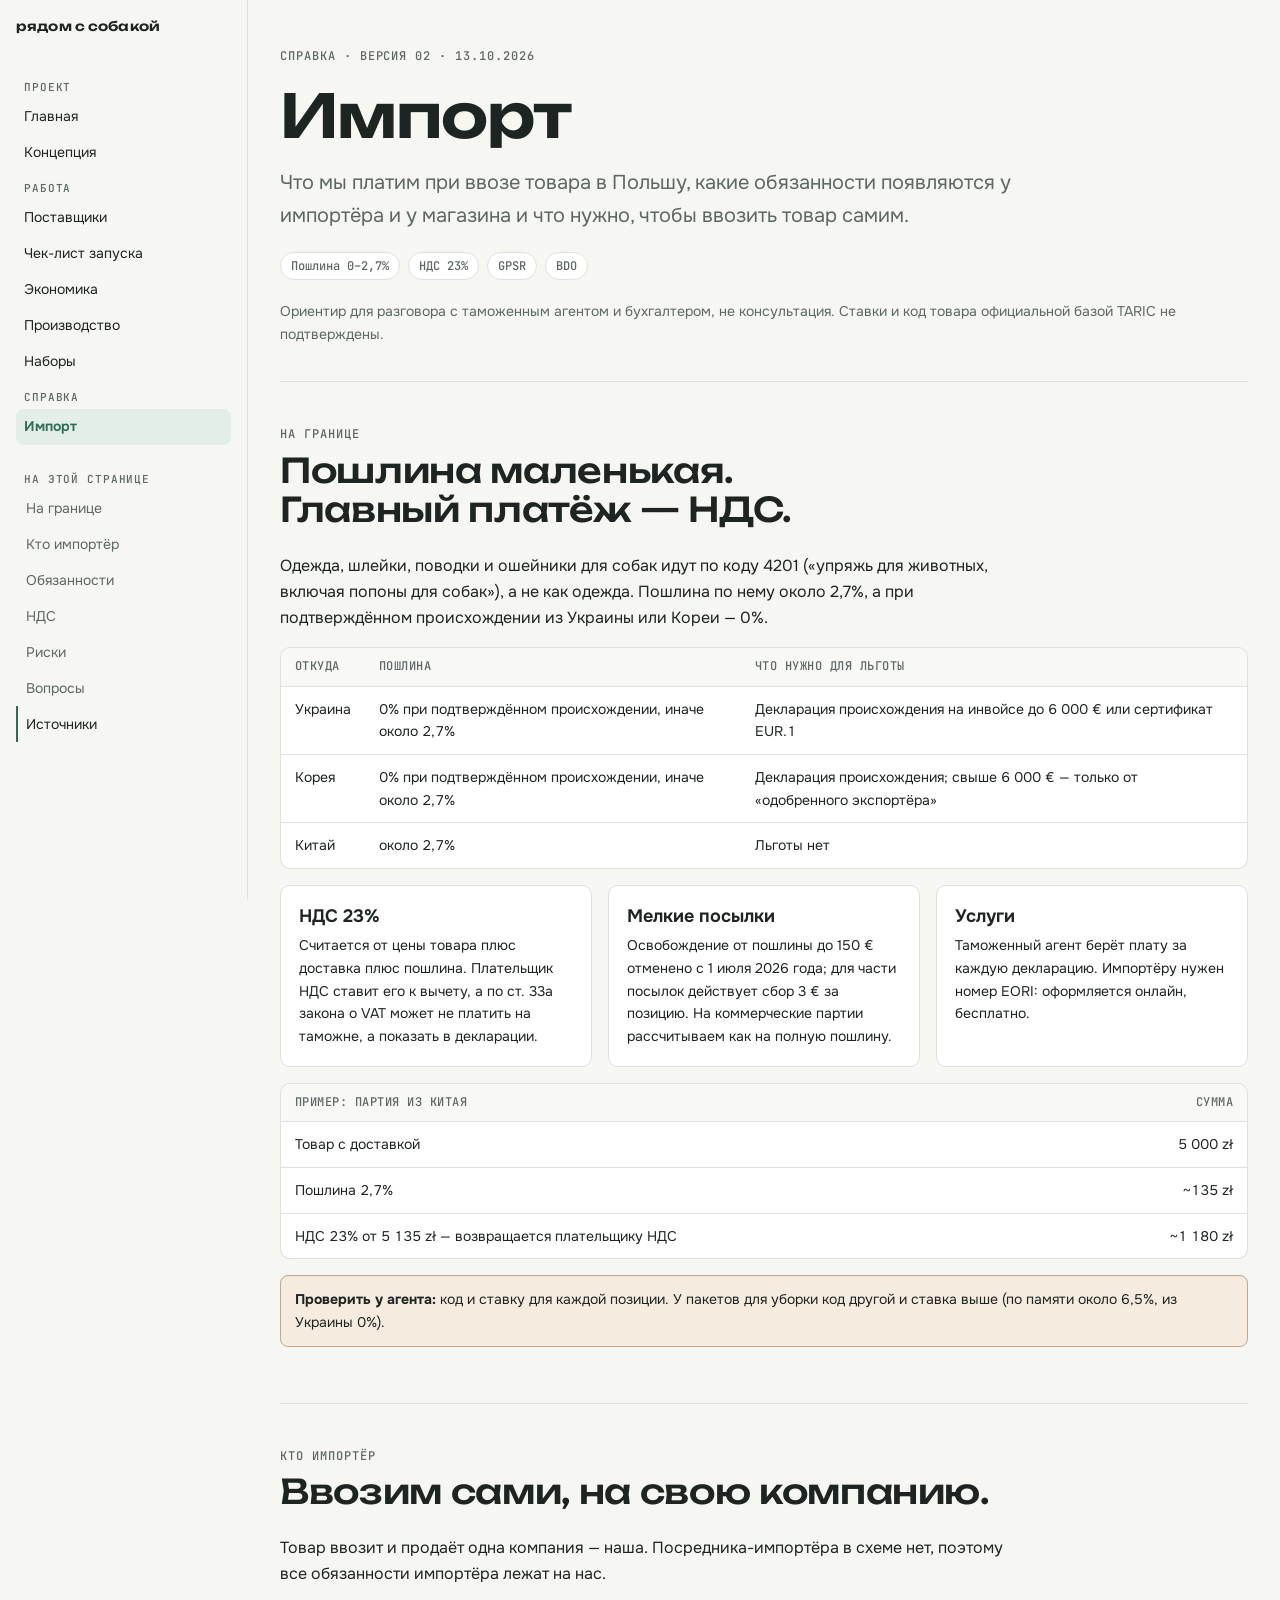
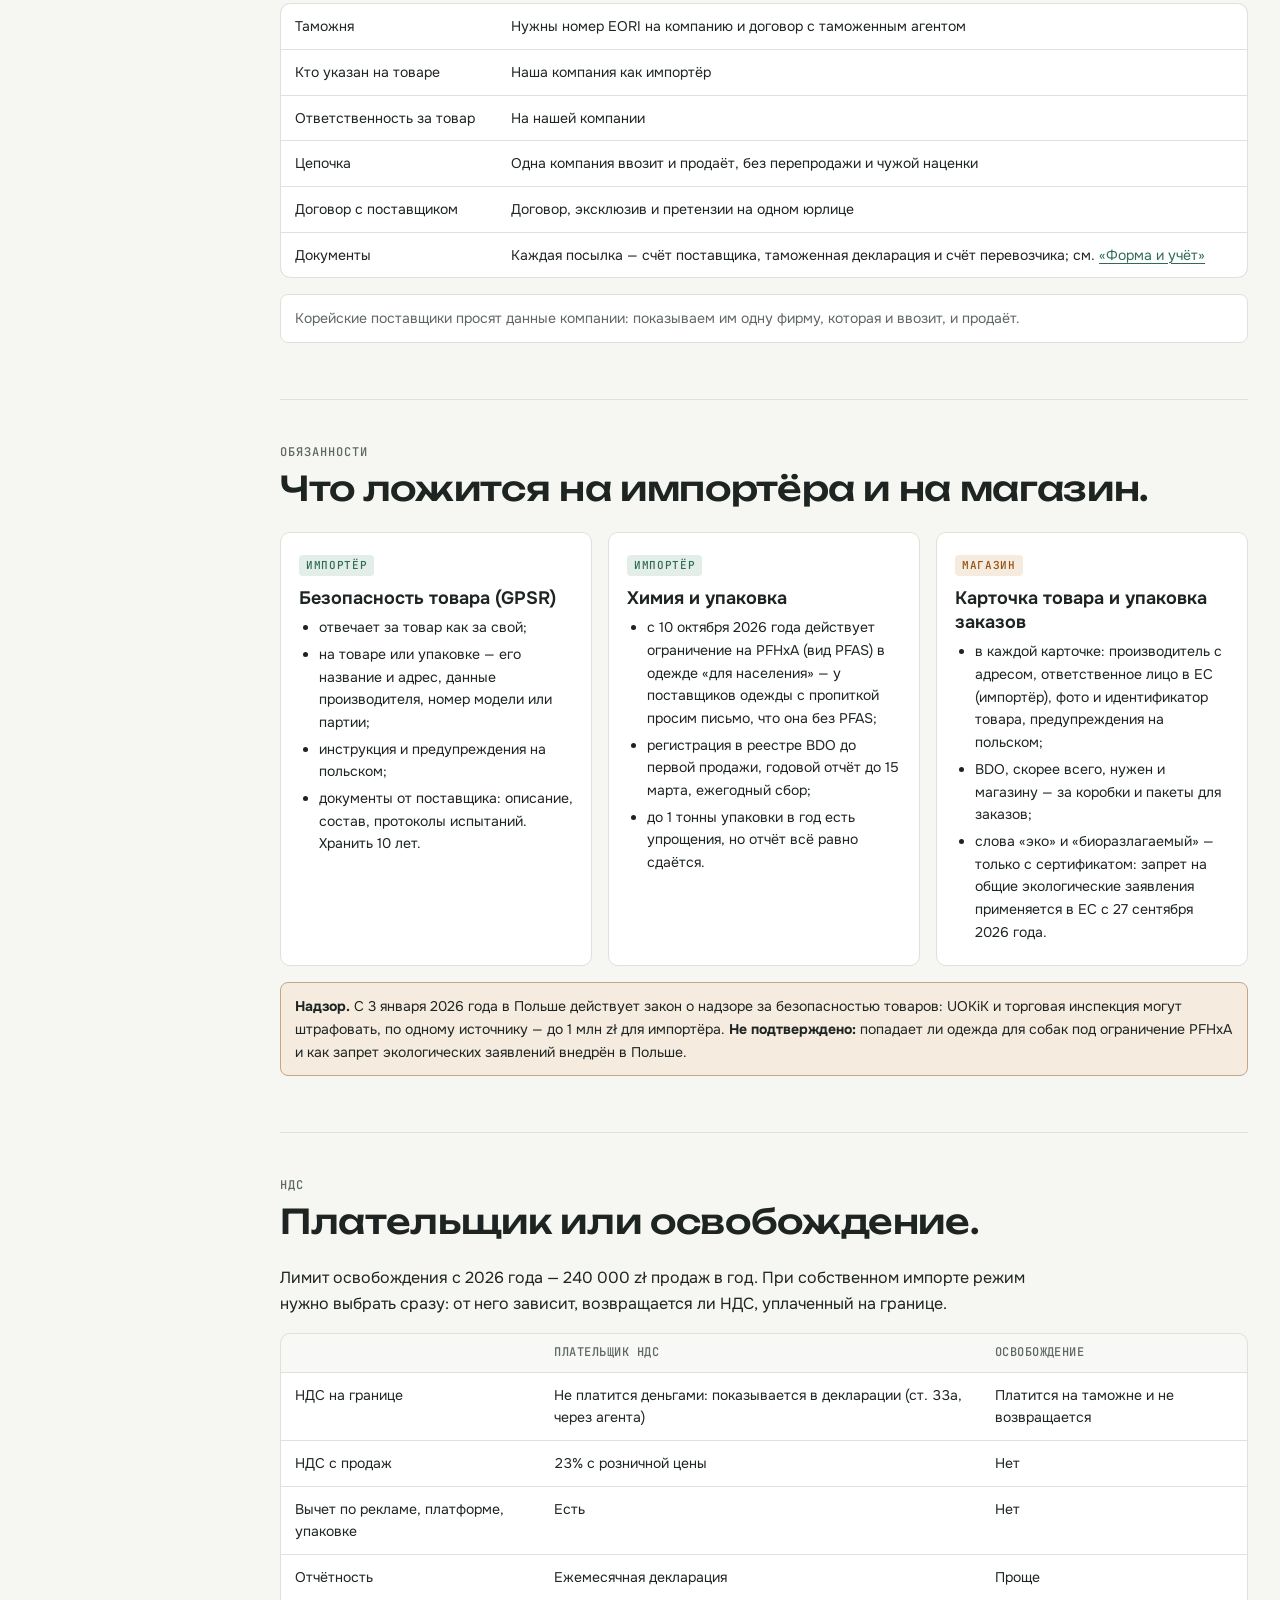
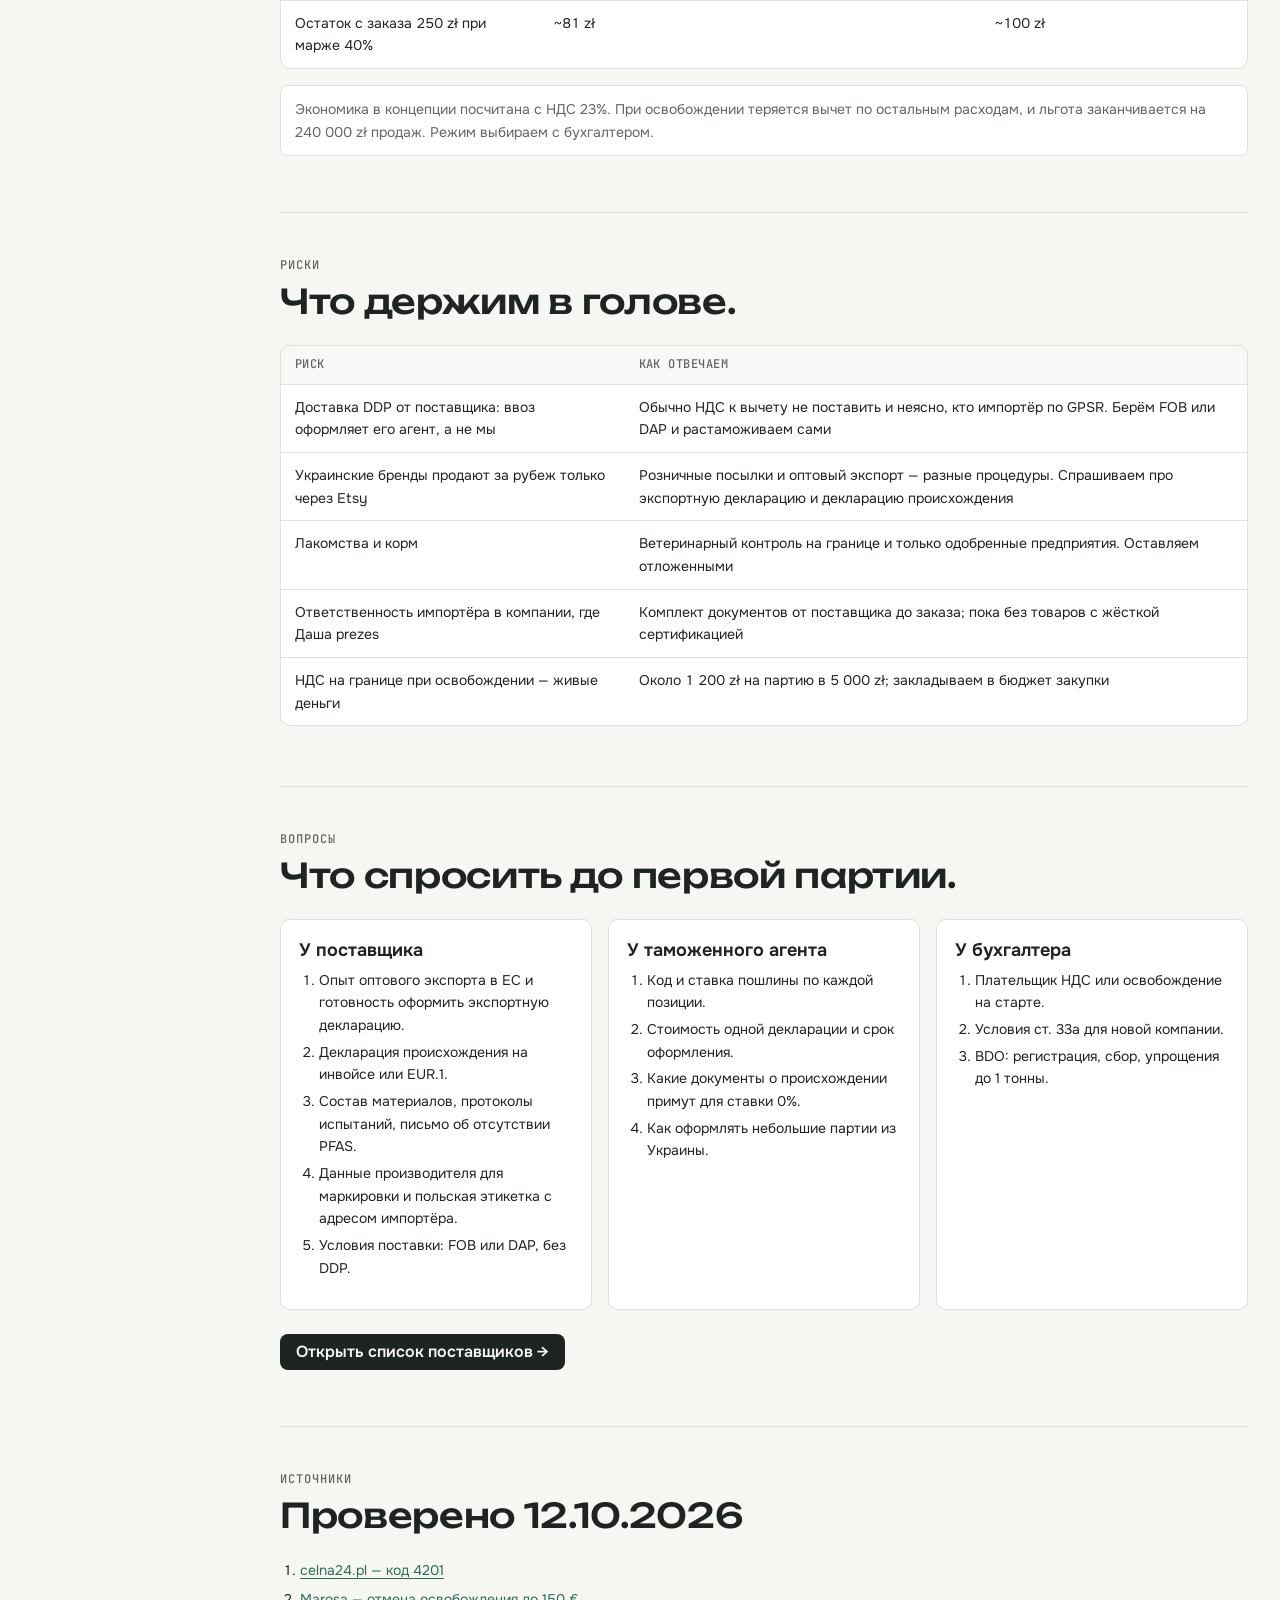
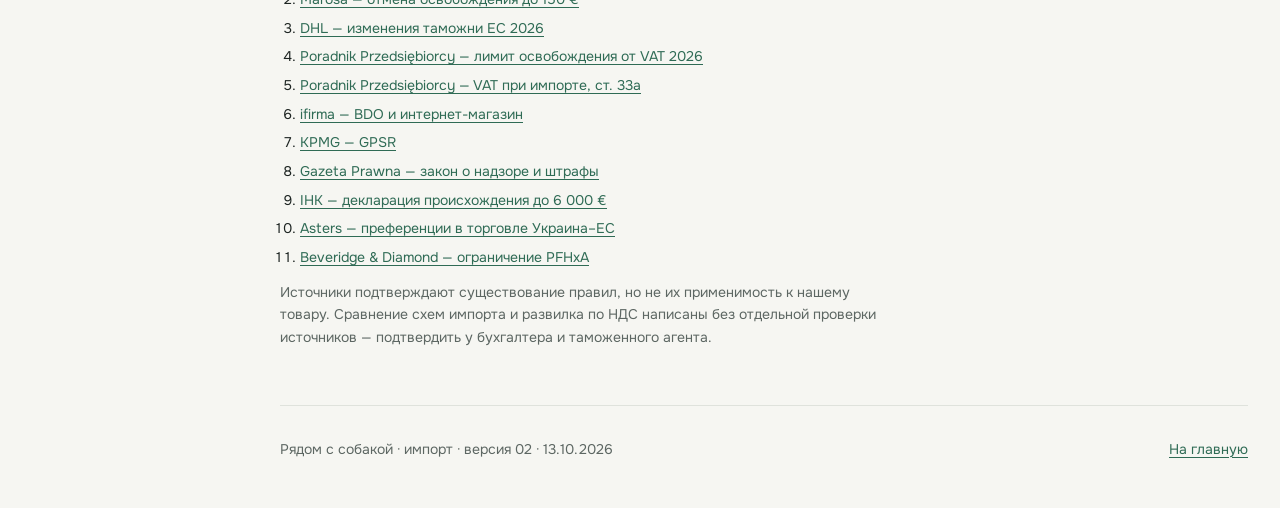
<file: import.html>
<!doctype html>
<html lang="ru">
<head>
<meta charset="utf-8">
<meta name="robots" content="noindex, nofollow">
<meta name="viewport" content="width=device-width, initial-scale=1, viewport-fit=cover">
<title>Рядом с собакой — импорт</title>
<meta name="description" content="Правила ввоза товаров для собак в Польшу: пошлина, НДС, обязанности импортёра и магазина, два варианта схемы импорта.">
<link rel="preconnect" href="https://fonts.googleapis.com">
<link rel="preconnect" href="https://fonts.gstatic.com" crossorigin>
<link rel="stylesheet" href="https://fonts.googleapis.com/css2?family=Unbounded:wght@400;500;600&family=Onest:wght@400;500;650&family=JetBrains+Mono:wght@500&display=swap">
<link rel="stylesheet" href="styles.css">
<script src="site.js" defer></script>
</head>
<body data-page="import">

<main class="wrap">
  <div class="hero compact">
    <div class="eyebrow" data-meta>Справка</div>
    <h1>Импорт</h1>
    <p class="lead">Что мы платим при ввозе товара в Польшу, какие обязанности появляются у импортёра и у магазина и что нужно, чтобы ввозить товар самим.</p>
    <div class="chips">
      <span class="chip">Пошлина 0–2,7%</span>
      <span class="chip">НДС 23%</span>
      <span class="chip">GPSR</span>
      <span class="chip">BDO</span>
    </div>
    <p class="status-note">Ориентир для разговора с таможенным агентом и бухгалтером, не консультация. Ставки и код товара официальной базой TARIC не подтверждены.</p>
  </div>

  <section id="border" data-nav="На границе">
    <div class="sec-head">
      <div class="eyebrow">На границе</div>
      <h2>Пошлина маленькая. Главный платёж — НДС.</h2>
    </div>
    <div class="col">
      <p>Одежда, шлейки, поводки и ошейники для собак идут по коду 4201 («упряжь для животных, включая попоны для собак»), а не как одежда. Пошлина по нему около 2,7%, а при подтверждённом происхождении из Украины или Кореи — 0%.</p>
    </div>
    <div class="table-wrap">
      <table>
        <thead><tr><th>Откуда</th><th>Пошлина</th><th>Что нужно для льготы</th></tr></thead>
        <tbody>
          <tr><td>Украина</td><td>0% при подтверждённом происхождении, иначе около 2,7%</td><td>Декларация происхождения на инвойсе до 6 000 € или сертификат EUR.1</td></tr>
          <tr><td>Корея</td><td>0% при подтверждённом происхождении, иначе около 2,7%</td><td>Декларация происхождения; свыше 6 000 € — только от «одобренного экспортёра»</td></tr>
          <tr><td>Китай</td><td>около 2,7%</td><td>Льготы нет</td></tr>
        </tbody>
      </table>
    </div>
    <div class="grid">
      <div class="card">
        <h3>НДС 23%</h3>
        <p class="small">Считается от цены товара плюс доставка плюс пошлина. Плательщик НДС ставит его к вычету, а по ст. 33a закона о VAT может не платить на таможне, а показать в декларации.</p>
      </div>
      <div class="card">
        <h3>Мелкие посылки</h3>
        <p class="small">Освобождение от пошлины до 150 € отменено с 1 июля 2026 года; для части посылок действует сбор 3 € за позицию. На коммерческие партии рассчитываем как на полную пошлину.</p>
      </div>
      <div class="card">
        <h3>Услуги</h3>
        <p class="small">Таможенный агент берёт плату за каждую декларацию. Импортёру нужен номер EORI: оформляется онлайн, бесплатно.</p>
      </div>
    </div>
    <div class="table-wrap">
      <table>
        <thead><tr><th>Пример: партия из Китая</th><th class="num">Сумма</th></tr></thead>
        <tbody>
          <tr><td>Товар с доставкой</td><td class="num">5 000 zł</td></tr>
          <tr><td>Пошлина 2,7%</td><td class="num">~135 zł</td></tr>
          <tr><td>НДС 23% от 5 135 zł — возвращается плательщику НДС</td><td class="num">~1 180 zł</td></tr>
        </tbody>
      </table>
    </div>
    <p class="note verify"><strong>Проверить у агента:</strong> код и ставку для каждой позиции. У пакетов для уборки код другой и ставка выше (по памяти около 6,5%, из Украины 0%).</p>
  </section>

  <section id="who" data-nav="Кто импортёр">
    <div class="sec-head">
      <div class="eyebrow">Кто импортёр</div>
      <h2>Ввозим сами, на свою компанию.</h2>
    </div>
    <div class="col">
      <p>Товар ввозит и продаёт одна компания — наша. Посредника-импортёра в схеме нет, поэтому все обязанности импортёра лежат на нас.</p>
    </div>
    <div class="table-wrap">
      <table>
        <tbody>
          <tr><td>Таможня</td><td>Нужны номер EORI на компанию и договор с таможенным агентом</td></tr>
          <tr><td>Кто указан на товаре</td><td>Наша компания как импортёр</td></tr>
          <tr><td>Ответственность за товар</td><td>На нашей компании</td></tr>
          <tr><td>Цепочка</td><td>Одна компания ввозит и продаёт, без перепродажи и чужой наценки</td></tr>
          <tr><td>Договор с поставщиком</td><td>Договор, эксклюзив и претензии на одном юрлице</td></tr>
          <tr><td>Документы</td><td>Каждая посылка — счёт поставщика, таможенная декларация и счёт перевозчика; см. <a href="economics.html#setup">«Форма и учёт»</a></td></tr>
        </tbody>
      </table>
    </div>
    <p class="note">Корейские поставщики просят данные компании: показываем им одну фирму, которая и ввозит, и продаёт.</p>
  </section>

  <section id="importer" data-nav="Обязанности">
    <div class="sec-head">
      <div class="eyebrow">Обязанности</div>
      <h2>Что ложится на импортёра и на магазин.</h2>
    </div>
    <div class="grid">
      <div class="card">
        <span class="tag">Импортёр</span>
        <h3>Безопасность товара (GPSR)</h3>
        <ul class="small">
          <li>отвечает за товар как за свой;</li>
          <li>на товаре или упаковке — его название и адрес, данные производителя, номер модели или партии;</li>
          <li>инструкция и предупреждения на польском;</li>
          <li>документы от поставщика: описание, состав, протоколы испытаний. Хранить 10 лет.</li>
        </ul>
      </div>
      <div class="card">
        <span class="tag">Импортёр</span>
        <h3>Химия и упаковка</h3>
        <ul class="small">
          <li>с 10 октября 2026 года действует ограничение на PFHxA (вид PFAS) в одежде «для населения» — у поставщиков одежды с пропиткой просим письмо, что она без PFAS;</li>
          <li>регистрация в реестре BDO до первой продажи, годовой отчёт до 15 марта, ежегодный сбор;</li>
          <li>до 1 тонны упаковки в год есть упрощения, но отчёт всё равно сдаётся.</li>
        </ul>
      </div>
      <div class="card">
        <span class="tag new">Магазин</span>
        <h3>Карточка товара и упаковка заказов</h3>
        <ul class="small">
          <li>в каждой карточке: производитель с адресом, ответственное лицо в ЕС (импортёр), фото и идентификатор товара, предупреждения на польском;</li>
          <li>BDO, скорее всего, нужен и магазину — за коробки и пакеты для заказов;</li>
          <li>слова «эко» и «биоразлагаемый» — только с сертификатом: запрет на общие экологические заявления применяется в ЕС с 27 сентября 2026 года.</li>
        </ul>
      </div>
    </div>
    <p class="note verify"><strong>Надзор.</strong> С 3 января 2026 года в Польше действует закон о надзоре за безопасностью товаров: UOKiK и торговая инспекция могут штрафовать, по одному источнику — до 1 млн zł для импортёра. <strong>Не подтверждено:</strong> попадает ли одежда для собак под ограничение PFHxA и как запрет экологических заявлений внедрён в Польше.</p>
  </section>

  <section id="vat" data-nav="НДС">
    <div class="sec-head">
      <div class="eyebrow">НДС</div>
      <h2>Плательщик или освобождение.</h2>
    </div>
    <div class="col">
      <p>Лимит освобождения с 2026 года — 240 000 zł продаж в год. При собственном импорте режим нужно выбрать сразу: от него зависит, возвращается ли НДС, уплаченный на границе.</p>
    </div>
    <div class="table-wrap">
      <table>
        <thead><tr><th></th><th>Плательщик НДС</th><th>Освобождение</th></tr></thead>
        <tbody>
          <tr><td>НДС на границе</td><td>Не платится деньгами: показывается в декларации (ст. 33a, через агента)</td><td>Платится на таможне и не возвращается</td></tr>
          <tr><td>НДС с продаж</td><td>23% с розничной цены</td><td>Нет</td></tr>
          <tr><td>Вычет по рекламе, платформе, упаковке</td><td>Есть</td><td>Нет</td></tr>
          <tr><td>Отчётность</td><td>Ежемесячная декларация</td><td>Проще</td></tr>
          <tr><td>Остаток с заказа 250 zł при марже 40%</td><td>~81 zł</td><td>~100 zł</td></tr>
        </tbody>
      </table>
    </div>
    <p class="note">Экономика в концепции посчитана с НДС 23%. При освобождении теряется вычет по остальным расходам, и льгота заканчивается на 240 000 zł продаж. Режим выбираем с бухгалтером.</p>
  </section>

  <section id="risks" data-nav="Риски">
    <div class="sec-head">
      <div class="eyebrow">Риски</div>
      <h2>Что держим в голове.</h2>
    </div>
    <div class="table-wrap">
      <table>
        <thead><tr><th>Риск</th><th>Как отвечаем</th></tr></thead>
        <tbody>
          <tr><td>Доставка DDP от поставщика: ввоз оформляет его агент, а не мы</td><td>Обычно НДС к вычету не поставить и неясно, кто импортёр по GPSR. Берём FOB или DAP и растаможиваем сами</td></tr>
          <tr><td>Украинские бренды продают за рубеж только через Etsy</td><td>Розничные посылки и оптовый экспорт — разные процедуры. Спрашиваем про экспортную декларацию и декларацию происхождения</td></tr>
          <tr><td>Лакомства и корм</td><td>Ветеринарный контроль на границе и только одобренные предприятия. Оставляем отложенными</td></tr>
          <tr><td>Ответственность импортёра в компании, где Даша prezes</td><td>Комплект документов от поставщика до заказа; пока без товаров с жёсткой сертификацией</td></tr>
          <tr><td>НДС на границе при освобождении — живые деньги</td><td>Около 1 200 zł на партию в 5 000 zł; закладываем в бюджет закупки</td></tr>
        </tbody>
      </table>
    </div>
  </section>

  <section id="ask" data-nav="Вопросы">
    <div class="sec-head">
      <div class="eyebrow">Вопросы</div>
      <h2>Что спросить до первой партии.</h2>
    </div>
    <div class="grid">
      <div class="card">
        <h3>У поставщика</h3>
        <ol class="small">
          <li>Опыт оптового экспорта в ЕС и готовность оформить экспортную декларацию.</li>
          <li>Декларация происхождения на инвойсе или EUR.1.</li>
          <li>Состав материалов, протоколы испытаний, письмо об отсутствии PFAS.</li>
          <li>Данные производителя для маркировки и польская этикетка с адресом импортёра.</li>
          <li>Условия поставки: FOB или DAP, без DDP.</li>
        </ol>
      </div>
      <div class="card">
        <h3>У таможенного агента</h3>
        <ol class="small">
          <li>Код и ставка пошлины по каждой позиции.</li>
          <li>Стоимость одной декларации и срок оформления.</li>
          <li>Какие документы о происхождении примут для ставки 0%.</li>
          <li>Как оформлять небольшие партии из Украины.</li>
        </ol>
      </div>
      <div class="card">
        <h3>У бухгалтера</h3>
        <ol class="small">
          <li>Плательщик НДС или освобождение на старте.</li>
          <li>Условия ст. 33a для новой компании.</li>
          <li>BDO: регистрация, сбор, упрощения до 1 тонны.</li>
        </ol>
      </div>
    </div>
    <p class="mt"><a class="cta" href="suppliers.html">Открыть список поставщиков →</a></p>
  </section>

  <section id="sources" data-nav="Источники">
    <div class="sec-head"><div class="eyebrow">Источники</div><h2>Проверено 12.10.2026</h2></div>
    <ol class="sources col">
      <li><a href="https://celna24.pl/customs-tariff/4201" target="_blank" rel="noopener">celna24.pl — код 4201</a></li>
      <li><a href="https://marosavat.com/vat-news/eu-removal-of-customs-duty-relief-for-low-value-consignments" target="_blank" rel="noopener">Marosa — отмена освобождения до 150 €</a></li>
      <li><a href="https://www.dhl.com/discover/en-vn/news-and-insights/eu-customs-changes-2026" target="_blank" rel="noopener">DHL — изменения таможни ЕС 2026</a></li>
      <li><a href="https://poradnikprzedsiebiorcy.pl/-limit-zwolnienia-z-vat-do-jakiej-kwoty" target="_blank" rel="noopener">Poradnik Przedsiębiorcy — лимит освобождения от VAT 2026</a></li>
      <li><a href="https://poradnikprzedsiebiorcy.pl/-import-towarow-procedura-uproszczona" target="_blank" rel="noopener">Poradnik Przedsiębiorcy — VAT при импорте, ст. 33a</a></li>
      <li><a href="https://www.ifirma.pl/blog/bdo-a-sklep-internetowy-kto-musi-sie-zarejestrowac/" target="_blank" rel="noopener">ifirma — BDO и интернет-магазин</a></li>
      <li><a href="https://kpmg.com/pl/pl/wiedza/prawo/legal-alert-rozporzadzenie-gpsr.html" target="_blank" rel="noopener">KPMG — GPSR</a></li>
      <li><a href="https://www.gazetaprawna.pl/firma/artykuly/10613941,milionowe-kary-i-nowa-era-nadzoru-weszly-w-zycie-przepisy.html" target="_blank" rel="noopener">Gazeta Prawna — закон о надзоре и штрафы</a></li>
      <li><a href="https://www.ihk.de/bergische/international/warenursprung-h/lieferantenerklaerungen-praeferezen-und-praeferenzursprung-x/praeferenznachweise-im-ueberblick/die-ursprungserklaerung-1422722" target="_blank" rel="noopener">IHK — декларация происхождения до 6 000 €</a></li>
      <li><a href="https://www.asterslaw.com/press_center/publications/trade_with_the_eu_preferences_and_ip_rights/" target="_blank" rel="noopener">Asters — преференции в торговле Украина–ЕС</a></li>
      <li><a href="https://www.bdlaw.com/publications/new-eu-pfhxa-limits-take-effect-amid-expanding-pfas-rules-for-apparel-and-textiles/" target="_blank" rel="noopener">Beveridge &amp; Diamond — ограничение PFHxA</a></li>
    </ol>
    <p class="small muted col">Источники подтверждают существование правил, но не их применимость к нашему товару. Сравнение схем импорта и развилка по НДС написаны без отдельной проверки источников — подтвердить у бухгалтера и таможенного агента.</p>
  </section>
</main>

</body>
</html>
</file>
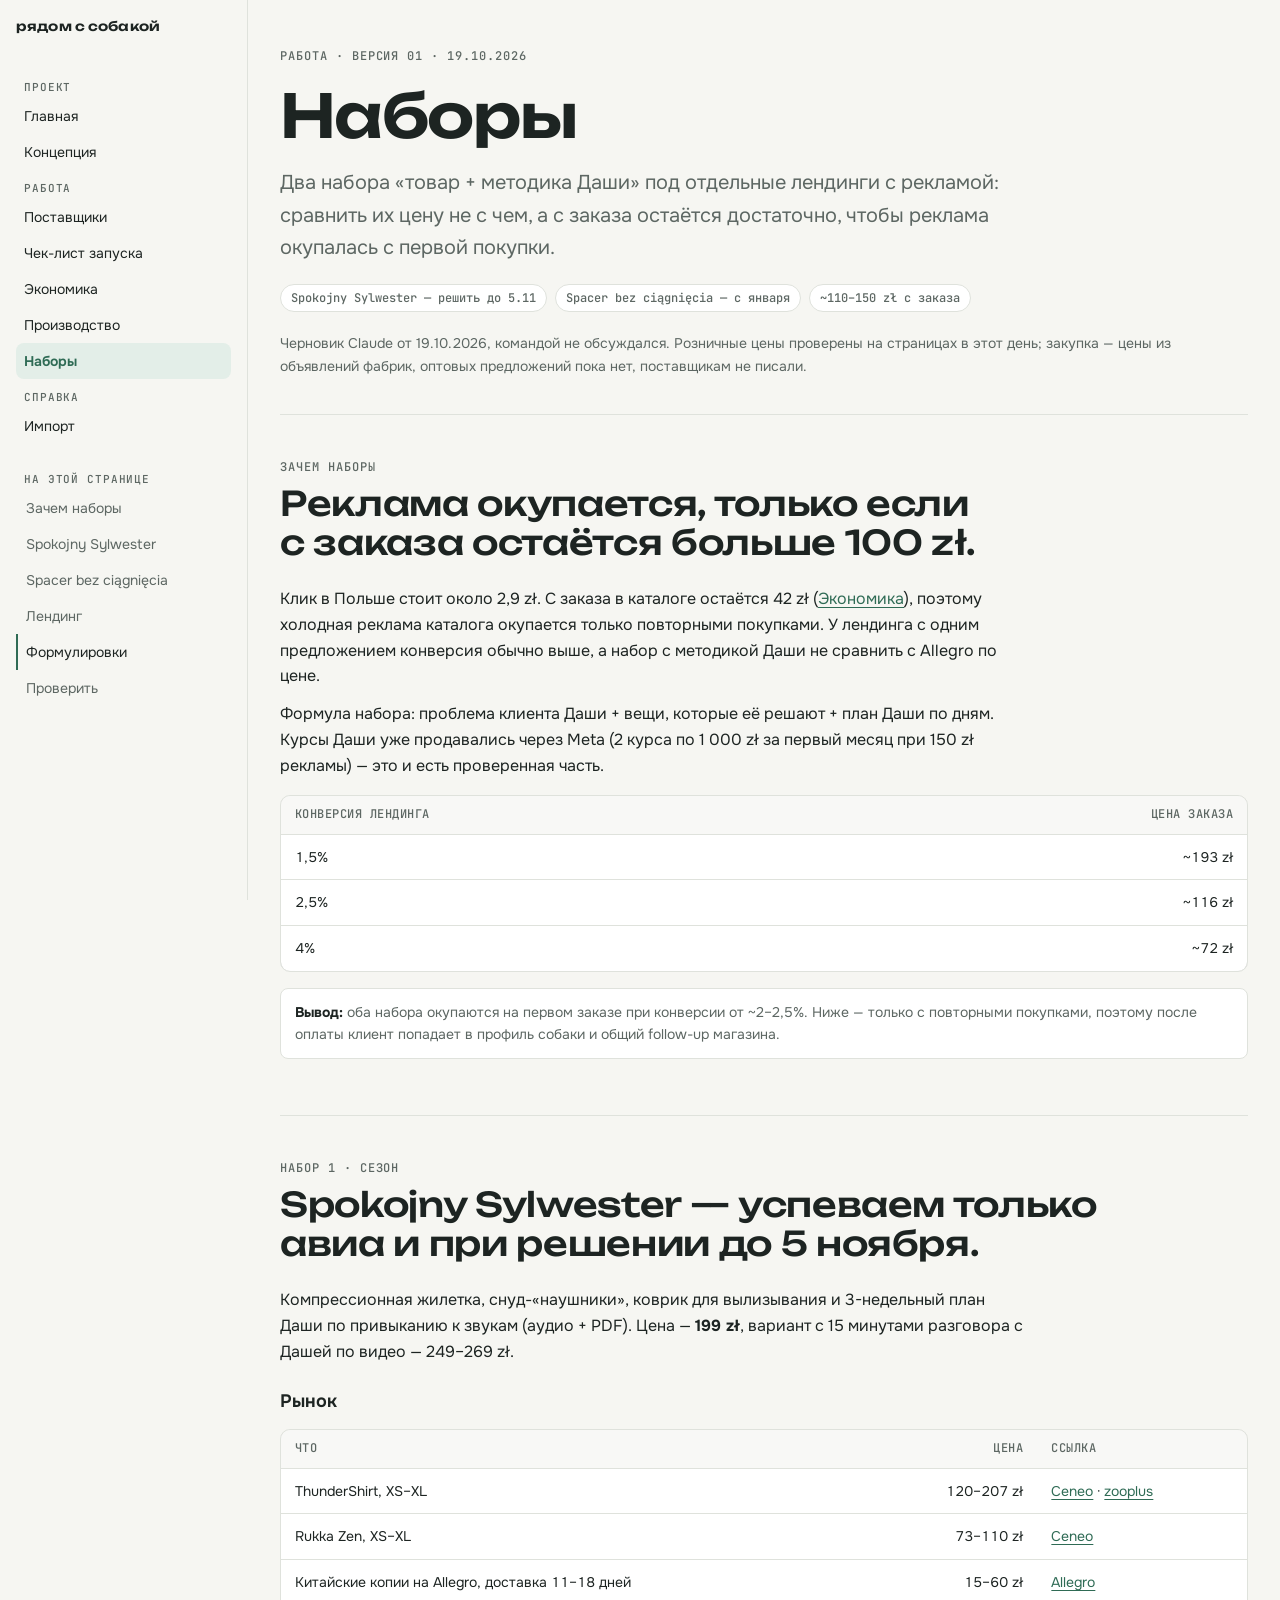
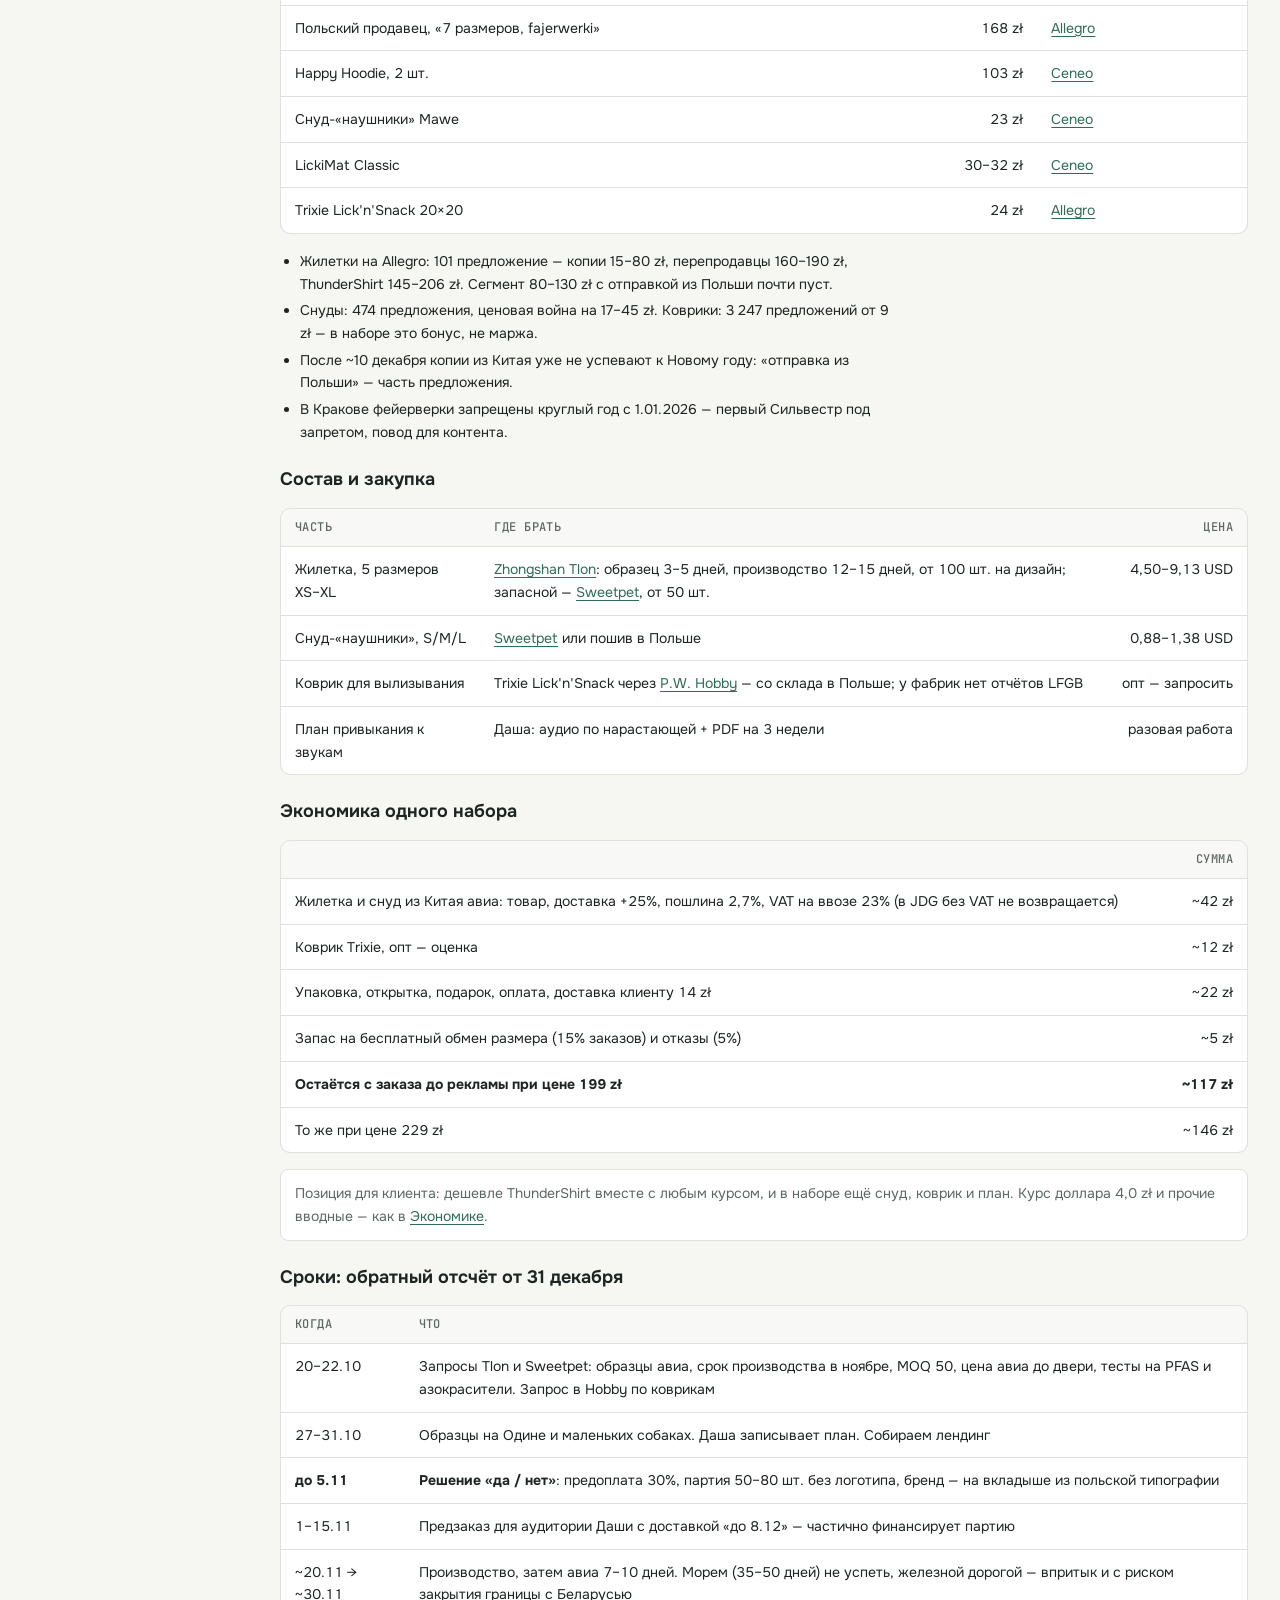
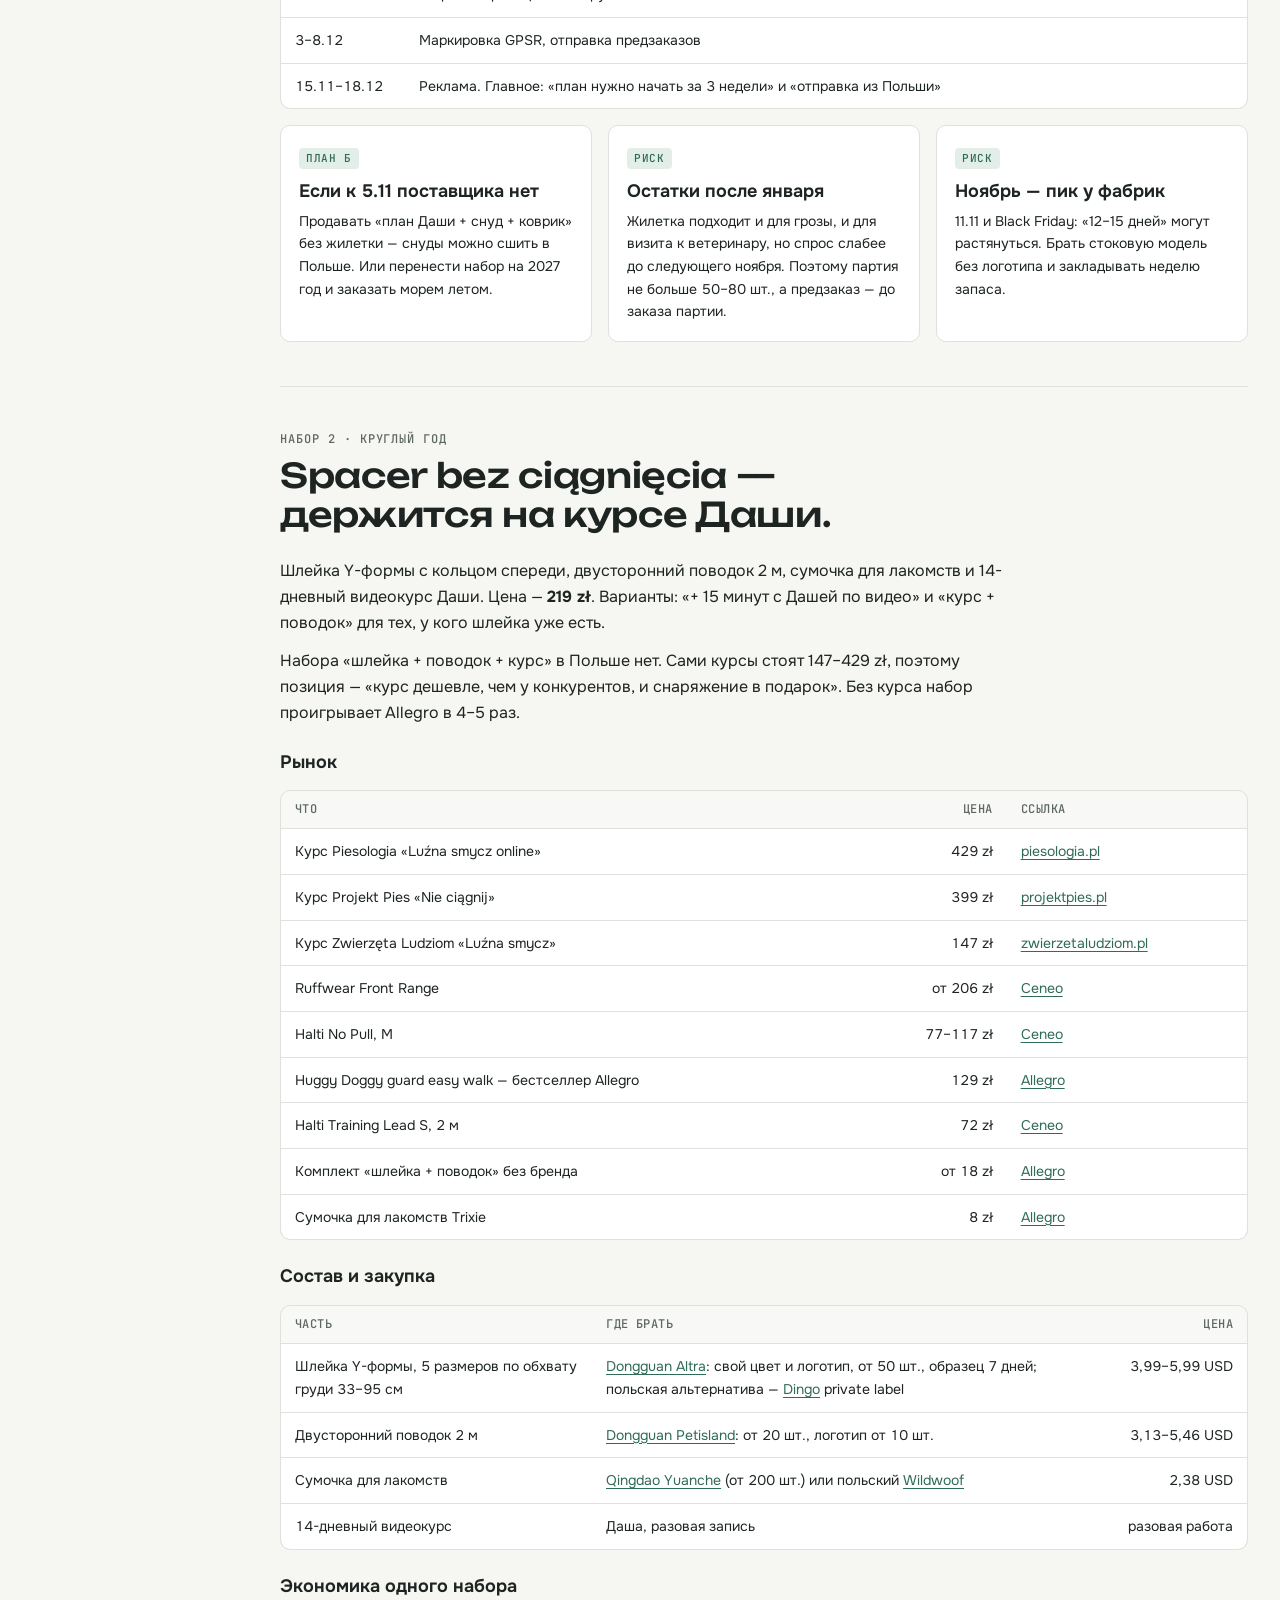
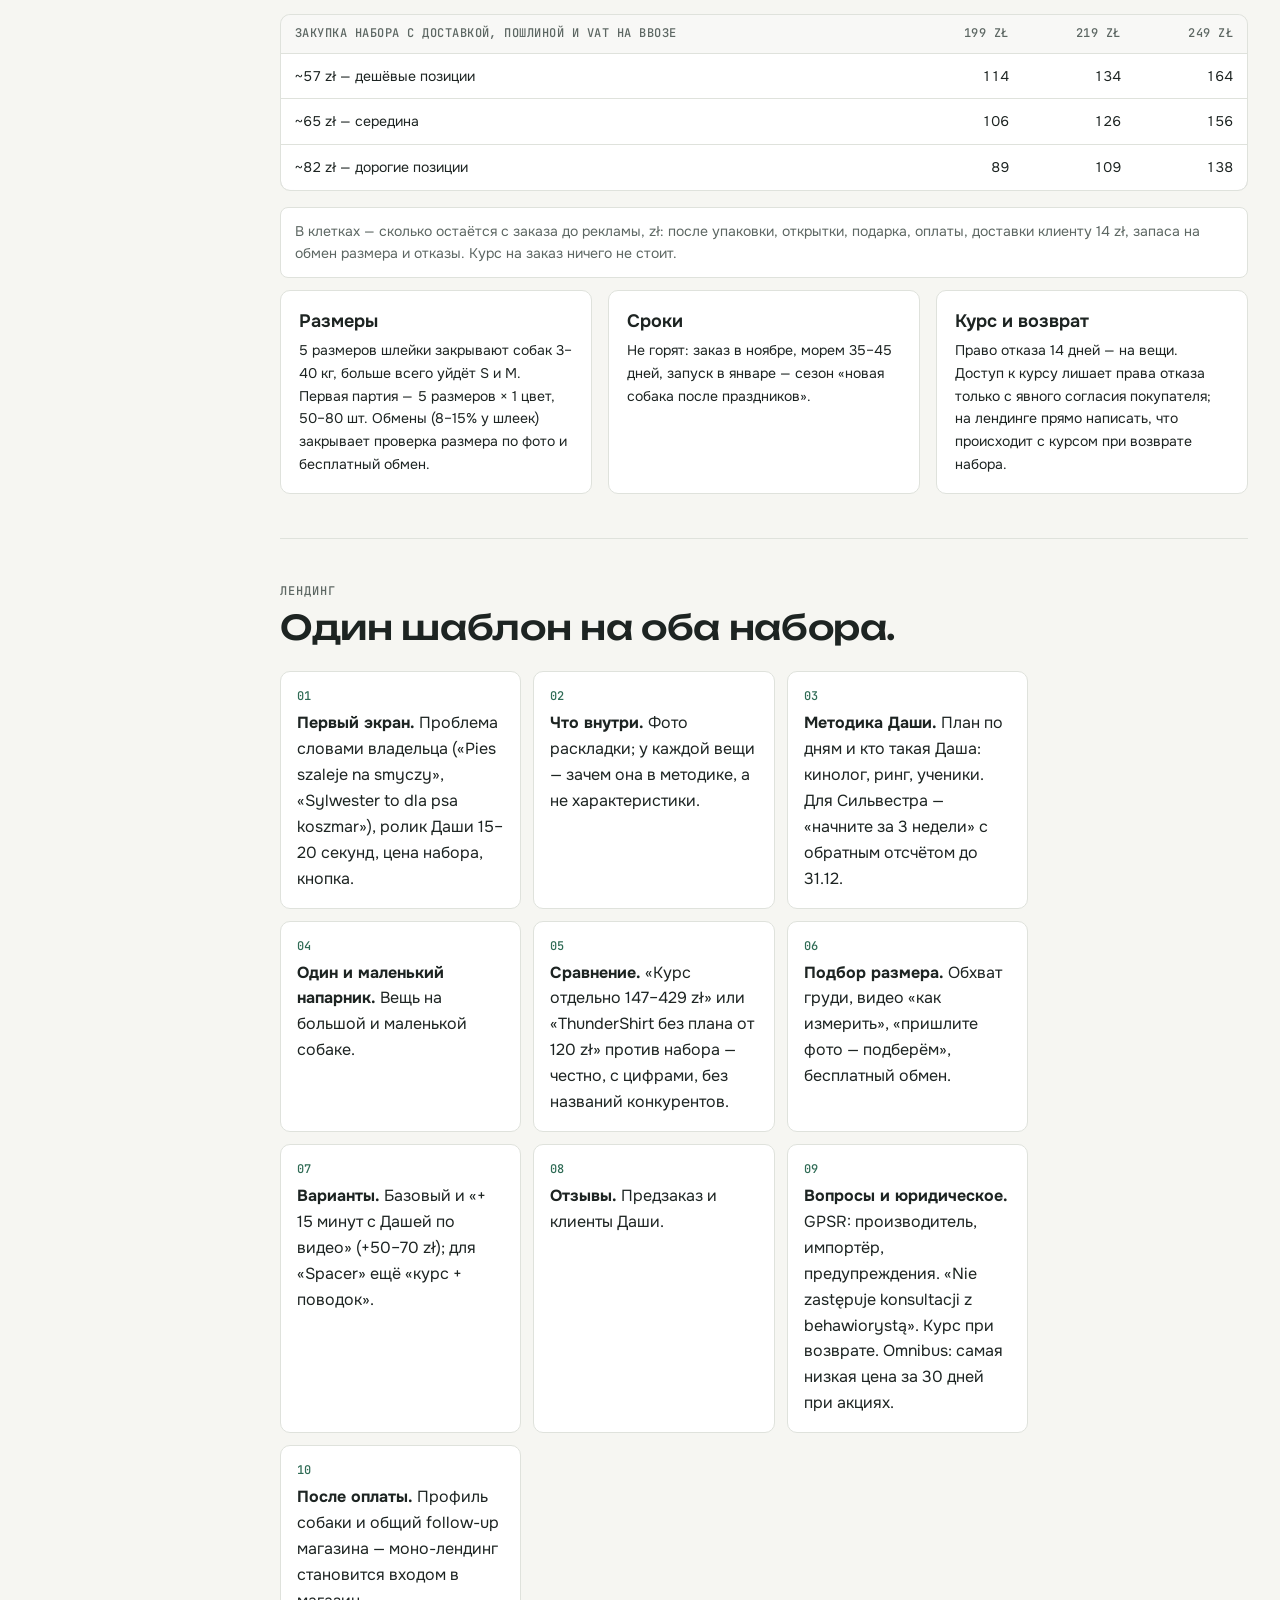
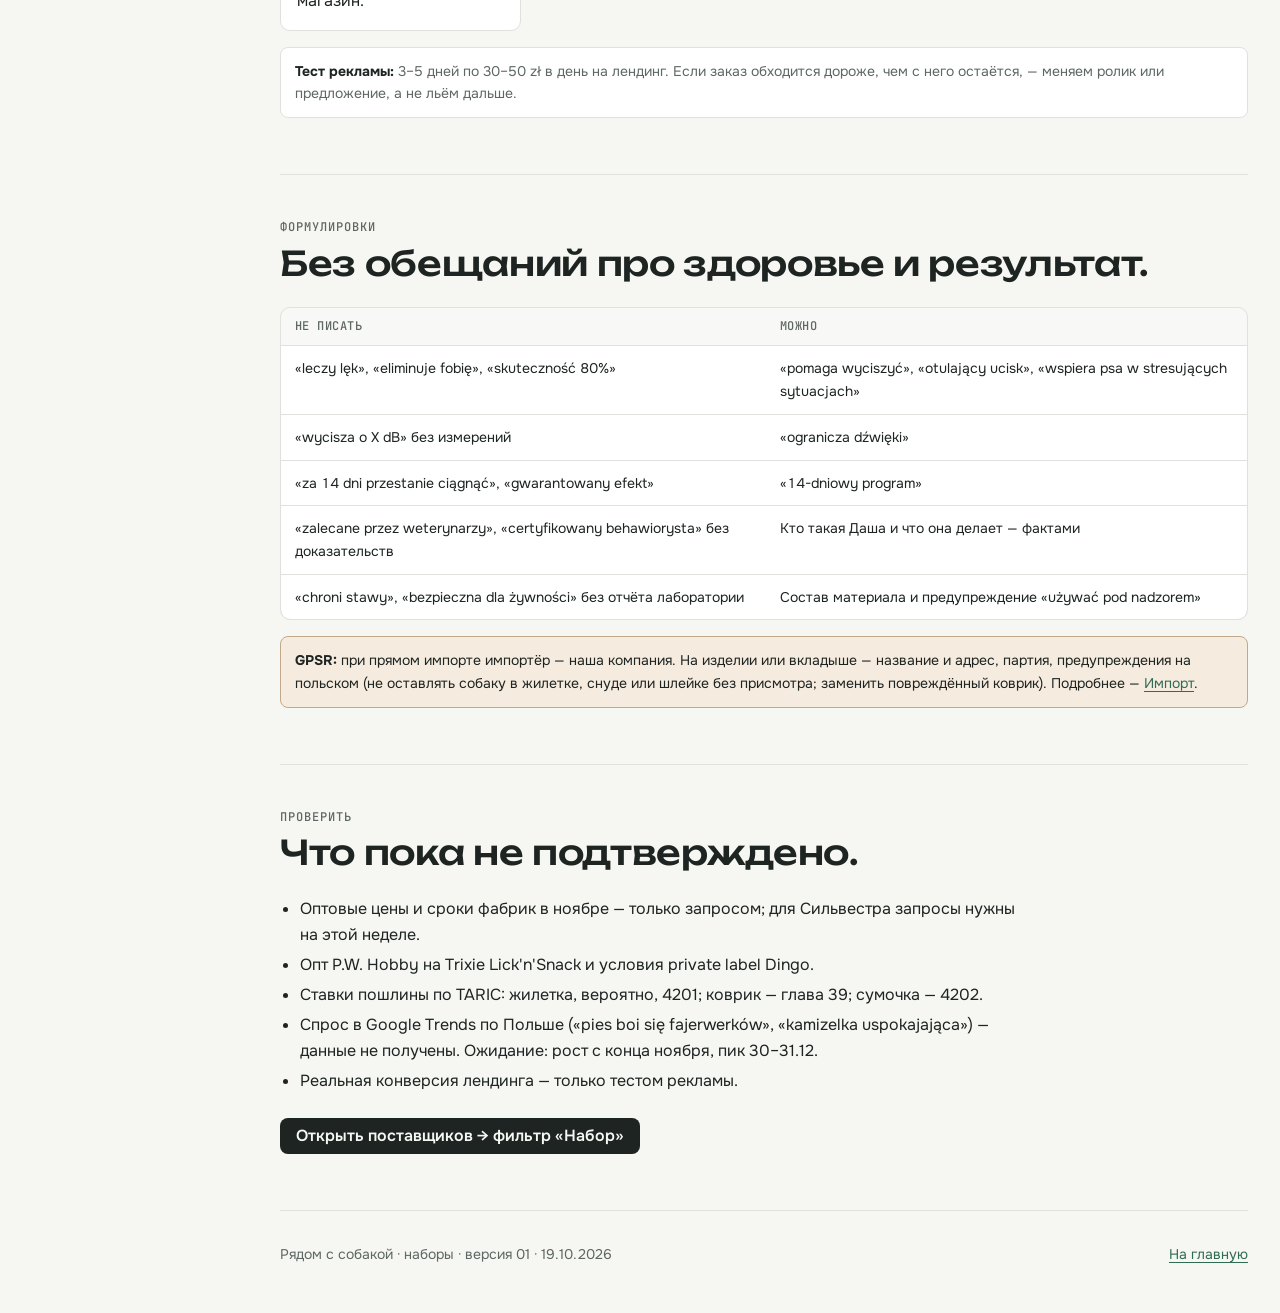
<file: kits.html>
<!doctype html>
<html lang="ru">
<head>
<meta charset="utf-8">
<meta name="robots" content="noindex, nofollow">
<meta name="viewport" content="width=device-width, initial-scale=1, viewport-fit=cover">
<title>Рядом с собакой — наборы</title>
<meta name="description" content="Наборы под отдельные лендинги: «Spokojny Sylwester» и «Spacer bez ciągnięcia» — рынок, поставщики, экономика, сроки и структура лендинга.">
<link rel="preconnect" href="https://fonts.googleapis.com">
<link rel="preconnect" href="https://fonts.gstatic.com" crossorigin>
<link rel="stylesheet" href="https://fonts.googleapis.com/css2?family=Unbounded:wght@400;500;600&family=Onest:wght@400;500;650&family=JetBrains+Mono:wght@500&display=swap">
<link rel="stylesheet" href="styles.css">
<script src="site.js" defer></script>
</head>
<body data-page="kits">

<main class="wrap">
  <div class="hero compact">
    <div class="eyebrow" data-meta>Работа</div>
    <h1>Наборы</h1>
    <p class="lead">Два набора «товар + методика Даши» под отдельные лендинги с рекламой: сравнить их цену не с чем, а с заказа остаётся достаточно, чтобы реклама окупалась с первой покупки.</p>
    <div class="chips">
      <span class="chip">Spokojny Sylwester — решить до 5.11</span>
      <span class="chip">Spacer bez ciągnięcia — с января</span>
      <span class="chip">~110–150 zł с заказа</span>
    </div>
    <p class="status-note">Черновик Claude от 19.10.2026, командой не обсуждался. Розничные цены проверены на страницах в этот день; закупка — цены из объявлений фабрик, оптовых предложений пока нет, поставщикам не писали.</p>
  </div>

  <section id="why" data-nav="Зачем наборы">
    <div class="sec-head">
      <div class="eyebrow">Зачем наборы</div>
      <h2>Реклама окупается, только если с заказа остаётся больше 100 zł.</h2>
    </div>
    <div class="col">
      <p>Клик в Польше стоит около 2,9 zł. С заказа в каталоге остаётся 42 zł (<a href="economics.html">Экономика</a>), поэтому холодная реклама каталога окупается только повторными покупками. У лендинга с одним предложением конверсия обычно выше, а набор с методикой Даши не сравнить с Allegro по цене.</p>
      <p>Формула набора: проблема клиента Даши + вещи, которые её решают + план Даши по дням. Курсы Даши уже продавались через Meta (2 курса по 1 000 zł за первый месяц при 150 zł рекламы) — это и есть проверенная часть.</p>
    </div>
    <div class="table-wrap">
      <table>
        <thead><tr><th>Конверсия лендинга</th><th class="num">Цена заказа</th></tr></thead>
        <tbody>
          <tr><td>1,5%</td><td class="num">~193 zł</td></tr>
          <tr><td>2,5%</td><td class="num">~116 zł</td></tr>
          <tr><td>4%</td><td class="num">~72 zł</td></tr>
        </tbody>
      </table>
    </div>
    <p class="note"><strong>Вывод:</strong> оба набора окупаются на первом заказе при конверсии от ~2–2,5%. Ниже — только с повторными покупками, поэтому после оплаты клиент попадает в профиль собаки и общий follow-up магазина.</p>
  </section>

  <section id="sylwester" data-nav="Spokojny Sylwester">
    <div class="sec-head">
      <div class="eyebrow">Набор 1 · сезон</div>
      <h2>Spokojny Sylwester — успеваем только авиа и при решении до 5 ноября.</h2>
    </div>
    <div class="col">
      <p>Компрессионная жилетка, снуд-«наушники», коврик для вылизывания и 3-недельный план Даши по привыканию к звукам (аудио + PDF). Цена — <b>199 zł</b>, вариант с 15 минутами разговора с Дашей по видео — 249–269 zł.</p>
    </div>

    <h3 class="mt">Рынок</h3>
    <div class="table-wrap">
      <table>
        <thead><tr><th>Что</th><th class="num">Цена</th><th>Ссылка</th></tr></thead>
        <tbody>
          <tr><td>ThunderShirt, XS–XL</td><td class="num">120–207 zł</td><td><a href="https://www.ceneo.pl/154871958" target="_blank" rel="noopener">Ceneo</a> · <a href="https://www.zooplus.pl/shop/psy/maszynki_pielegnacja_psa/apteczka_domowa/1401387" target="_blank" rel="noopener">zooplus</a></td></tr>
          <tr><td>Rukka Zen, XS–XL</td><td class="num">73–110 zł</td><td><a href="https://www.ceneo.pl/196187091" target="_blank" rel="noopener">Ceneo</a></td></tr>
          <tr><td>Китайские копии на Allegro, доставка 11–18 дней</td><td class="num">15–60 zł</td><td><a href="https://allegro.pl/produkt/kamizelka-relaksujaca-przeciwlekowa-dla-psa-m-szary-fd9c4472-8d35-4f85-b357-4195b4ff6f4f" target="_blank" rel="noopener">Allegro</a></td></tr>
          <tr><td>Польский продавец, «7 размеров, fajerwerki»</td><td class="num">168 zł</td><td><a href="https://allegro.pl/produkt/kamizelka-uspokajajaca-dla-psa-przeciwlekowa-grzmoty-fajerwerki-7-rozmiarow-150d825d-936f-4a46-87fe-d65b054ec702" target="_blank" rel="noopener">Allegro</a></td></tr>
          <tr><td>Happy Hoodie, 2 шт.</td><td class="num">103 zł</td><td><a href="https://www.ceneo.pl/162369656" target="_blank" rel="noopener">Ceneo</a></td></tr>
          <tr><td>Снуд-«наушники» Mawe</td><td class="num">23 zł</td><td><a href="https://www.ceneo.pl/175409794" target="_blank" rel="noopener">Ceneo</a></td></tr>
          <tr><td>LickiMat Classic</td><td class="num">30–32 zł</td><td><a href="https://www.ceneo.pl/108009961" target="_blank" rel="noopener">Ceneo</a></td></tr>
          <tr><td>Trixie Lick'n'Snack 20×20</td><td class="num">24 zł</td><td><a href="https://allegro.pl/produkt/trixie-taca-mata-spowalniajaca-jedzenie-do-lizania-dla-psa-kota-20-x-20-cm-b4ce2a04-734b-4b1d-b9d6-c4a2daed60b5" target="_blank" rel="noopener">Allegro</a></td></tr>
        </tbody>
      </table>
    </div>
    <ul class="col small">
      <li>Жилетки на Allegro: 101 предложение — копии 15–80 zł, перепродавцы 160–190 zł, ThunderShirt 145–206 zł. Сегмент 80–130 zł с отправкой из Польши почти пуст.</li>
      <li>Снуды: 474 предложения, ценовая война на 17–45 zł. Коврики: 3 247 предложений от 9 zł — в наборе это бонус, не маржа.</li>
      <li>После ~10 декабря копии из Китая уже не успевают к Новому году: «отправка из Польши» — часть предложения.</li>
      <li>В Кракове фейерверки запрещены круглый год с 1.01.2026 — первый Сильвестр под запретом, повод для контента.</li>
    </ul>

    <h3 class="mt">Состав и закупка</h3>
    <div class="table-wrap">
      <table>
        <thead><tr><th>Часть</th><th>Где брать</th><th class="num">Цена</th></tr></thead>
        <tbody>
          <tr><td>Жилетка, 5 размеров XS–XL</td><td><a href="suppliers.html#s-zhongshan-tlon">Zhongshan Tlon</a>: образец 3–5 дней, производство 12–15 дней, от 100 шт. на дизайн; запасной — <a href="https://sweetpet.en.made-in-china.com/product/HdXtIxJMnFpN/China-Anxiety-Vest-for-Dogs-Thunder-Jacket-Calming-Shirts-for-Dogs.html" target="_blank" rel="noopener">Sweetpet</a>, от 50 шт.</td><td class="num">4,50–9,13 USD</td></tr>
          <tr><td>Снуд-«наушники», S/M/L</td><td><a href="https://sweetpet.en.made-in-china.com/product/PmQpeqCxOlUN/China-Dogs-Hats-Hoodies-Dog-s-Ear-Muffs-Headband-Noise-Ear-Protection.html" target="_blank" rel="noopener">Sweetpet</a> или пошив в Польше</td><td class="num">0,88–1,38 USD</td></tr>
          <tr><td>Коврик для вылизывания</td><td>Trixie Lick'n'Snack через <a href="https://hobbyhurt.pl/" target="_blank" rel="noopener">P.W. Hobby</a> — со склада в Польше; у фабрик нет отчётов LFGB</td><td class="num">опт — запросить</td></tr>
          <tr><td>План привыкания к звукам</td><td>Даша: аудио по нарастающей + PDF на 3 недели</td><td class="num">разовая работа</td></tr>
        </tbody>
      </table>
    </div>

    <h3 class="mt">Экономика одного набора</h3>
    <div class="table-wrap">
      <table>
        <thead><tr><th></th><th class="num">Сумма</th></tr></thead>
        <tbody>
          <tr><td>Жилетка и снуд из Китая авиа: товар, доставка +25%, пошлина 2,7%, VAT на ввозе 23% (в JDG без VAT не возвращается)</td><td class="num">~42 zł</td></tr>
          <tr><td>Коврик Trixie, опт — оценка</td><td class="num">~12 zł</td></tr>
          <tr><td>Упаковка, открытка, подарок, оплата, доставка клиенту 14 zł</td><td class="num">~22 zł</td></tr>
          <tr><td>Запас на бесплатный обмен размера (15% заказов) и отказы (5%)</td><td class="num">~5 zł</td></tr>
          <tr><td><b>Остаётся с заказа до рекламы при цене 199 zł</b></td><td class="num"><b>~117 zł</b></td></tr>
          <tr><td>То же при цене 229 zł</td><td class="num">~146 zł</td></tr>
        </tbody>
      </table>
    </div>
    <p class="note">Позиция для клиента: дешевле ThunderShirt вместе с любым курсом, и в наборе ещё снуд, коврик и план. Курс доллара 4,0 zł и прочие вводные — как в <a href="economics.html">Экономике</a>.</p>

    <h3 class="mt">Сроки: обратный отсчёт от 31 декабря</h3>
    <div class="table-wrap">
      <table>
        <thead><tr><th>Когда</th><th>Что</th></tr></thead>
        <tbody>
          <tr><td>20–22.10</td><td>Запросы Tlon и Sweetpet: образцы авиа, срок производства в ноябре, MOQ 50, цена авиа до двери, тесты на PFAS и азокрасители. Запрос в Hobby по коврикам</td></tr>
          <tr><td>27–31.10</td><td>Образцы на Одине и маленьких собаках. Даша записывает план. Собираем лендинг</td></tr>
          <tr><td><b>до 5.11</b></td><td><b>Решение «да / нет»</b>: предоплата 30%, партия 50–80 шт. без логотипа, бренд — на вкладыше из польской типографии</td></tr>
          <tr><td>1–15.11</td><td>Предзаказ для аудитории Даши с доставкой «до 8.12» — частично финансирует партию</td></tr>
          <tr><td>~20.11 → ~30.11</td><td>Производство, затем авиа 7–10 дней. Морем (35–50 дней) не успеть, железной дорогой — впритык и с риском закрытия границы с Беларусью</td></tr>
          <tr><td>3–8.12</td><td>Маркировка GPSR, отправка предзаказов</td></tr>
          <tr><td>15.11–18.12</td><td>Реклама. Главное: «план нужно начать за 3 недели» и «отправка из Польши»</td></tr>
        </tbody>
      </table>
    </div>
    <div class="grid">
      <div class="card">
        <span class="tag">План Б</span>
        <h3>Если к 5.11 поставщика нет</h3>
        <p class="small">Продавать «план Даши + снуд + коврик» без жилетки — снуды можно сшить в Польше. Или перенести набор на 2027 год и заказать морем летом.</p>
      </div>
      <div class="card">
        <span class="tag">Риск</span>
        <h3>Остатки после января</h3>
        <p class="small">Жилетка подходит и для грозы, и для визита к ветеринару, но спрос слабее до следующего ноября. Поэтому партия не больше 50–80 шт., а предзаказ — до заказа партии.</p>
      </div>
      <div class="card">
        <span class="tag">Риск</span>
        <h3>Ноябрь — пик у фабрик</h3>
        <p class="small">11.11 и Black Friday: «12–15 дней» могут растянуться. Брать стоковую модель без логотипа и закладывать неделю запаса.</p>
      </div>
    </div>
  </section>

  <section id="spacer" data-nav="Spacer bez ciągnięcia">
    <div class="sec-head">
      <div class="eyebrow">Набор 2 · круглый год</div>
      <h2>Spacer bez ciągnięcia — держится на курсе Даши.</h2>
    </div>
    <div class="col">
      <p>Шлейка Y-формы с кольцом спереди, двусторонний поводок 2 м, сумочка для лакомств и 14-дневный видеокурс Даши. Цена — <b>219 zł</b>. Варианты: «+ 15 минут с Дашей по видео» и «курс + поводок» для тех, у кого шлейка уже есть.</p>
      <p>Набора «шлейка + поводок + курс» в Польше нет. Сами курсы стоят 147–429 zł, поэтому позиция — «курс дешевле, чем у конкурентов, и снаряжение в подарок». Без курса набор проигрывает Allegro в 4–5 раз.</p>
    </div>

    <h3 class="mt">Рынок</h3>
    <div class="table-wrap">
      <table>
        <thead><tr><th>Что</th><th class="num">Цена</th><th>Ссылка</th></tr></thead>
        <tbody>
          <tr><td>Курс Piesologia «Luźna smycz online»</td><td class="num">429 zł</td><td><a href="https://piesologia.pl/kurs-luzna-smycz-online" target="_blank" rel="noopener">piesologia.pl</a></td></tr>
          <tr><td>Курс Projekt Pies «Nie ciągnij»</td><td class="num">399 zł</td><td><a href="https://projektpies.pl/nie-ciagnij" target="_blank" rel="noopener">projektpies.pl</a></td></tr>
          <tr><td>Курс Zwierzęta Ludziom «Luźna smycz»</td><td class="num">147 zł</td><td><a href="https://zwierzetaludziom.pl/product/luzna-smycz" target="_blank" rel="noopener">zwierzetaludziom.pl</a></td></tr>
          <tr><td>Ruffwear Front Range</td><td class="num">от 206 zł</td><td><a href="https://www.ceneo.pl/180883195" target="_blank" rel="noopener">Ceneo</a></td></tr>
          <tr><td>Halti No Pull, M</td><td class="num">77–117 zł</td><td><a href="https://www.ceneo.pl/197390256" target="_blank" rel="noopener">Ceneo</a></td></tr>
          <tr><td>Huggy Doggy guard easy walk — бестселлер Allegro</td><td class="num">129 zł</td><td><a href="https://allegro.pl/produkt/szelki-guard-dla-psa-huggy-doggy-czarne-mocne-easy-walk-s-ec4ddf25-6f5f-4ba6-9551-878d212e117c" target="_blank" rel="noopener">Allegro</a></td></tr>
          <tr><td>Halti Training Lead S, 2 м</td><td class="num">72 zł</td><td><a href="https://www.ceneo.pl/200573480" target="_blank" rel="noopener">Ceneo</a></td></tr>
          <tr><td>Комплект «шлейка + поводок» без бренда</td><td class="num">от 18 zł</td><td><a href="https://allegro.pl/produkt/zestaw-szelki-i-smycz-dla-psa-s-58770b34-c0c8-49ea-9f44-2aa323ea0f24" target="_blank" rel="noopener">Allegro</a></td></tr>
          <tr><td>Сумочка для лакомств Trixie</td><td class="num">8 zł</td><td><a href="https://allegro.pl/produkt/trixie-torebka-na-przysmaki-trening-uniwersalny-6385e048-9009-41c1-af14-077990ded6e9" target="_blank" rel="noopener">Allegro</a></td></tr>
        </tbody>
      </table>
    </div>

    <h3 class="mt">Состав и закупка</h3>
    <div class="table-wrap">
      <table>
        <thead><tr><th>Часть</th><th>Где брать</th><th class="num">Цена</th></tr></thead>
        <tbody>
          <tr><td>Шлейка Y-формы, 5 размеров по обхвату груди 33–95 см</td><td><a href="suppliers.html#s-dongguan-altra">Dongguan Altra</a>: свой цвет и логотип, от 50 шт., образец 7 дней; польская альтернатива — <a href="suppliers.html#s-dingo-dingo-gear">Dingo</a> private label</td><td class="num">3,99–5,99 USD</td></tr>
          <tr><td>Двусторонний поводок 2 м</td><td><a href="suppliers.html#s-dongguan-petisland">Dongguan Petisland</a>: от 20 шт., логотип от 10 шт.</td><td class="num">3,13–5,46 USD</td></tr>
          <tr><td>Сумочка для лакомств</td><td><a href="suppliers.html#s-qingdao-yuanche">Qingdao Yuanche</a> (от 200 шт.) или польский <a href="suppliers.html#s-wildwoof">Wildwoof</a></td><td class="num">2,38 USD</td></tr>
          <tr><td>14-дневный видеокурс</td><td>Даша, разовая запись</td><td class="num">разовая работа</td></tr>
        </tbody>
      </table>
    </div>

    <h3 class="mt">Экономика одного набора</h3>
    <div class="table-wrap">
      <table>
        <thead><tr><th>Закупка набора с доставкой, пошлиной и VAT на ввозе</th><th class="num">199 zł</th><th class="num">219 zł</th><th class="num">249 zł</th></tr></thead>
        <tbody>
          <tr><td>~57 zł — дешёвые позиции</td><td class="num">114</td><td class="num">134</td><td class="num">164</td></tr>
          <tr><td>~65 zł — середина</td><td class="num">106</td><td class="num">126</td><td class="num">156</td></tr>
          <tr><td>~82 zł — дорогие позиции</td><td class="num">89</td><td class="num">109</td><td class="num">138</td></tr>
        </tbody>
      </table>
    </div>
    <p class="note">В клетках — сколько остаётся с заказа до рекламы, zł: после упаковки, открытки, подарка, оплаты, доставки клиенту 14 zł, запаса на обмен размера и отказы. Курс на заказ ничего не стоит.</p>
    <div class="grid">
      <div class="card">
        <h3>Размеры</h3>
        <p class="small">5 размеров шлейки закрывают собак 3–40 кг, больше всего уйдёт S и M. Первая партия — 5 размеров × 1 цвет, 50–80 шт. Обмены (8–15% у шлеек) закрывает проверка размера по фото и бесплатный обмен.</p>
      </div>
      <div class="card">
        <h3>Сроки</h3>
        <p class="small">Не горят: заказ в ноябре, морем 35–45 дней, запуск в январе — сезон «новая собака после праздников».</p>
      </div>
      <div class="card">
        <h3>Курс и возврат</h3>
        <p class="small">Право отказа 14 дней — на вещи. Доступ к курсу лишает права отказа только с явного согласия покупателя; на лендинге прямо написать, что происходит с курсом при возврате набора.</p>
      </div>
    </div>
  </section>

  <section id="landing" data-nav="Лендинг">
    <div class="sec-head">
      <div class="eyebrow">Лендинг</div>
      <h2>Один шаблон на оба набора.</h2>
    </div>
    <ol class="col steps">
      <li><b>Первый экран.</b> Проблема словами владельца («Pies szaleje na smyczy», «Sylwester to dla psa koszmar»), ролик Даши 15–20 секунд, цена набора, кнопка.</li>
      <li><b>Что внутри.</b> Фото раскладки; у каждой вещи — зачем она в методике, а не характеристики.</li>
      <li><b>Методика Даши.</b> План по дням и кто такая Даша: кинолог, ринг, ученики. Для Сильвестра — «начните за 3 недели» с обратным отсчётом до 31.12.</li>
      <li><b>Один и маленький напарник.</b> Вещь на большой и маленькой собаке.</li>
      <li><b>Сравнение.</b> «Курс отдельно 147–429 zł» или «ThunderShirt без плана от 120 zł» против набора — честно, с цифрами, без названий конкурентов.</li>
      <li><b>Подбор размера.</b> Обхват груди, видео «как измерить», «пришлите фото — подберём», бесплатный обмен.</li>
      <li><b>Варианты.</b> Базовый и «+ 15 минут с Дашей по видео» (+50–70 zł); для «Spacer» ещё «курс + поводок».</li>
      <li><b>Отзывы.</b> Предзаказ и клиенты Даши.</li>
      <li><b>Вопросы и юридическое.</b> GPSR: производитель, импортёр, предупреждения. «Nie zastępuje konsultacji z behawiorystą». Курс при возврате. Omnibus: самая низкая цена за 30 дней при акциях.</li>
      <li><b>После оплаты.</b> Профиль собаки и общий follow-up магазина — моно-лендинг становится входом в магазин.</li>
    </ol>
    <p class="note"><strong>Тест рекламы:</strong> 3–5 дней по 30–50 zł в день на лендинг. Если заказ обходится дороже, чем с него остаётся, — меняем ролик или предложение, а не льём дальше.</p>
  </section>

  <section id="claims" data-nav="Формулировки">
    <div class="sec-head">
      <div class="eyebrow">Формулировки</div>
      <h2>Без обещаний про здоровье и результат.</h2>
    </div>
    <div class="table-wrap">
      <table>
        <thead><tr><th>Не писать</th><th>Можно</th></tr></thead>
        <tbody>
          <tr><td>«leczy lęk», «eliminuje fobię», «skuteczność 80%»</td><td>«pomaga wyciszyć», «otulający ucisk», «wspiera psa w stresujących sytuacjach»</td></tr>
          <tr><td>«wycisza o X dB» без измерений</td><td>«ogranicza dźwięki»</td></tr>
          <tr><td>«za 14 dni przestanie ciągnąć», «gwarantowany efekt»</td><td>«14-dniowy program»</td></tr>
          <tr><td>«zalecane przez weterynarzy», «certyfikowany behawiorysta» без доказательств</td><td>Кто такая Даша и что она делает — фактами</td></tr>
          <tr><td>«chroni stawy», «bezpieczna dla żywności» без отчёта лаборатории</td><td>Состав материала и предупреждение «używać pod nadzorem»</td></tr>
        </tbody>
      </table>
    </div>
    <p class="note verify"><strong>GPSR:</strong> при прямом импорте импортёр — наша компания. На изделии или вкладыше — название и адрес, партия, предупреждения на польском (не оставлять собаку в жилетке, снуде или шлейке без присмотра; заменить повреждённый коврик). Подробнее — <a href="import.html#importer">Импорт</a>.</p>
  </section>

  <section id="check" data-nav="Проверить">
    <div class="sec-head">
      <div class="eyebrow">Проверить</div>
      <h2>Что пока не подтверждено.</h2>
    </div>
    <ul class="col">
      <li>Оптовые цены и сроки фабрик в ноябре — только запросом; для Сильвестра запросы нужны на этой неделе.</li>
      <li>Опт P.W. Hobby на Trixie Lick'n'Snack и условия private label Dingo.</li>
      <li>Ставки пошлины по TARIC: жилетка, вероятно, 4201; коврик — глава 39; сумочка — 4202.</li>
      <li>Спрос в Google Trends по Польше («pies boi się fajerwerków», «kamizelka uspokajająca») — данные не получены. Ожидание: рост с конца ноября, пик 30–31.12.</li>
      <li>Реальная конверсия лендинга — только тестом рекламы.</li>
    </ul>
    <p class="mt"><a class="cta" href="suppliers.html">Открыть поставщиков → фильтр «Набор»</a></p>
  </section>
</main>

</body>
</html>
</file>
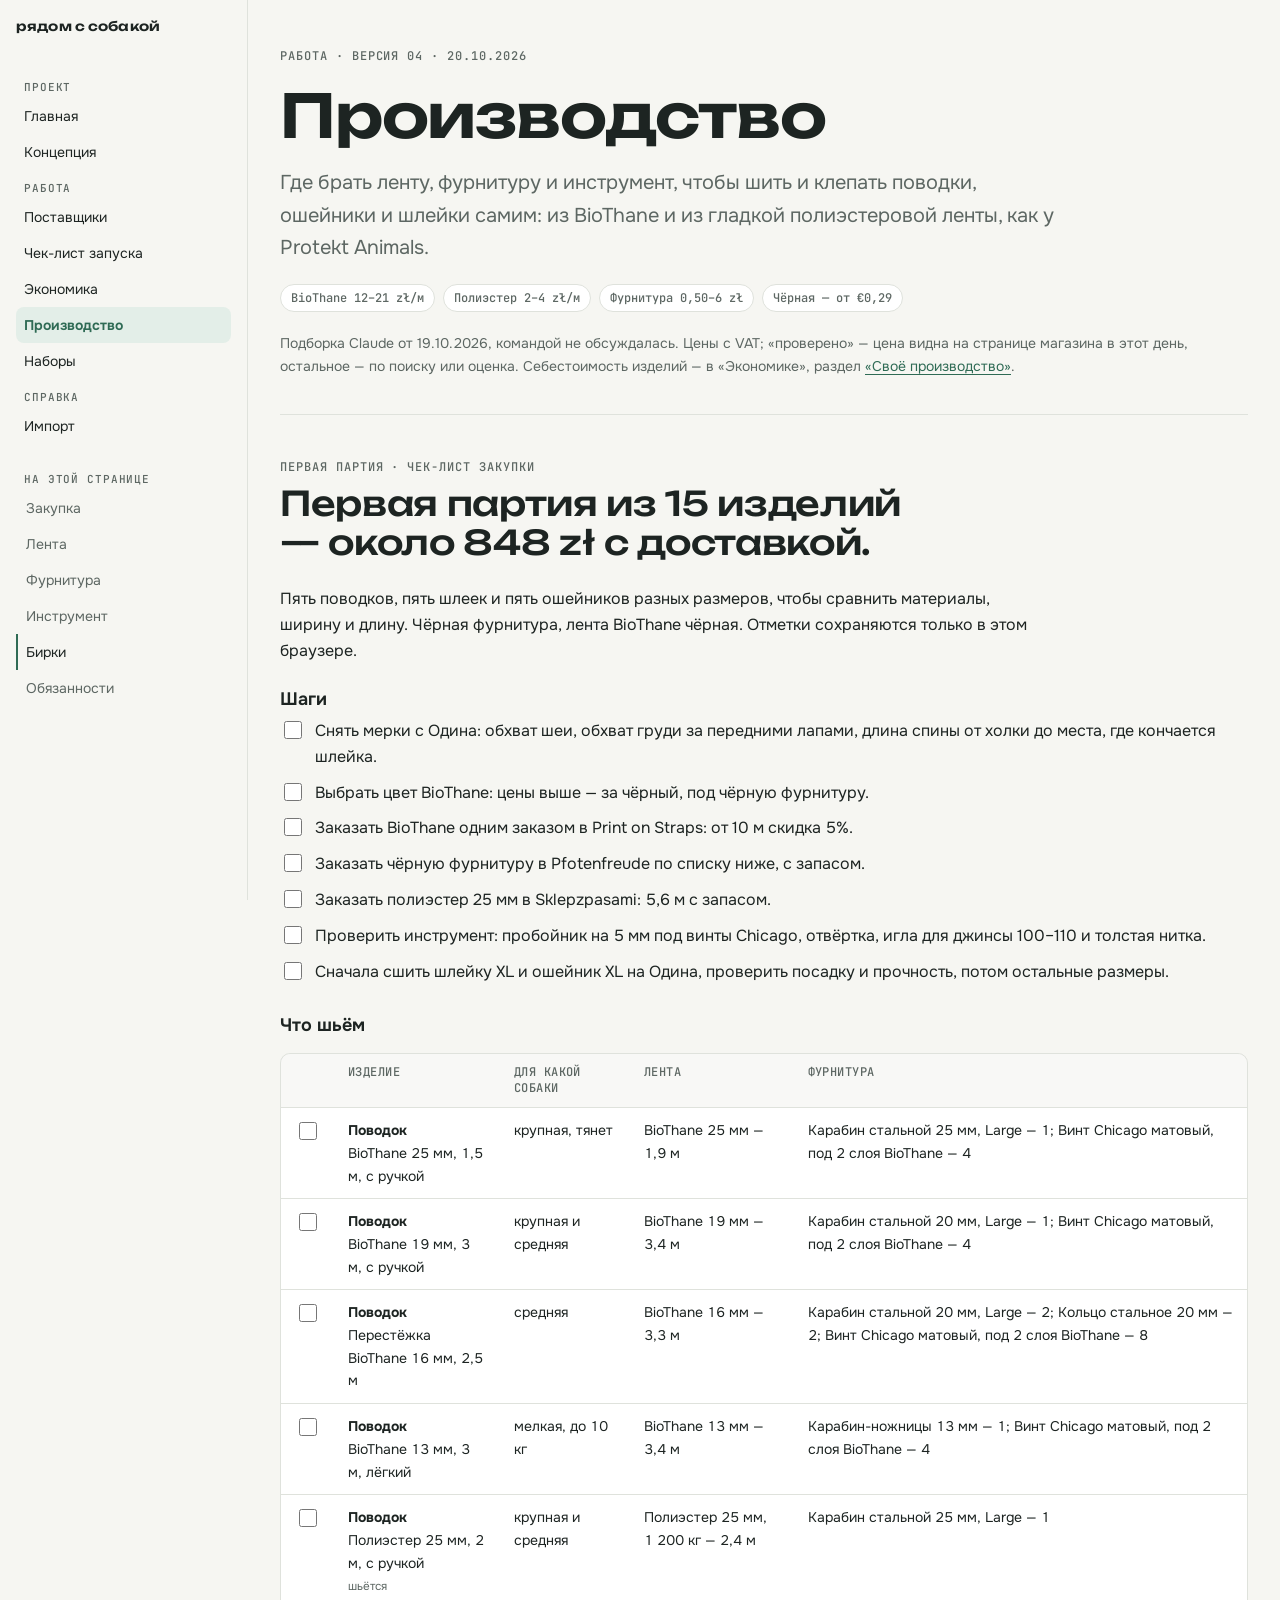
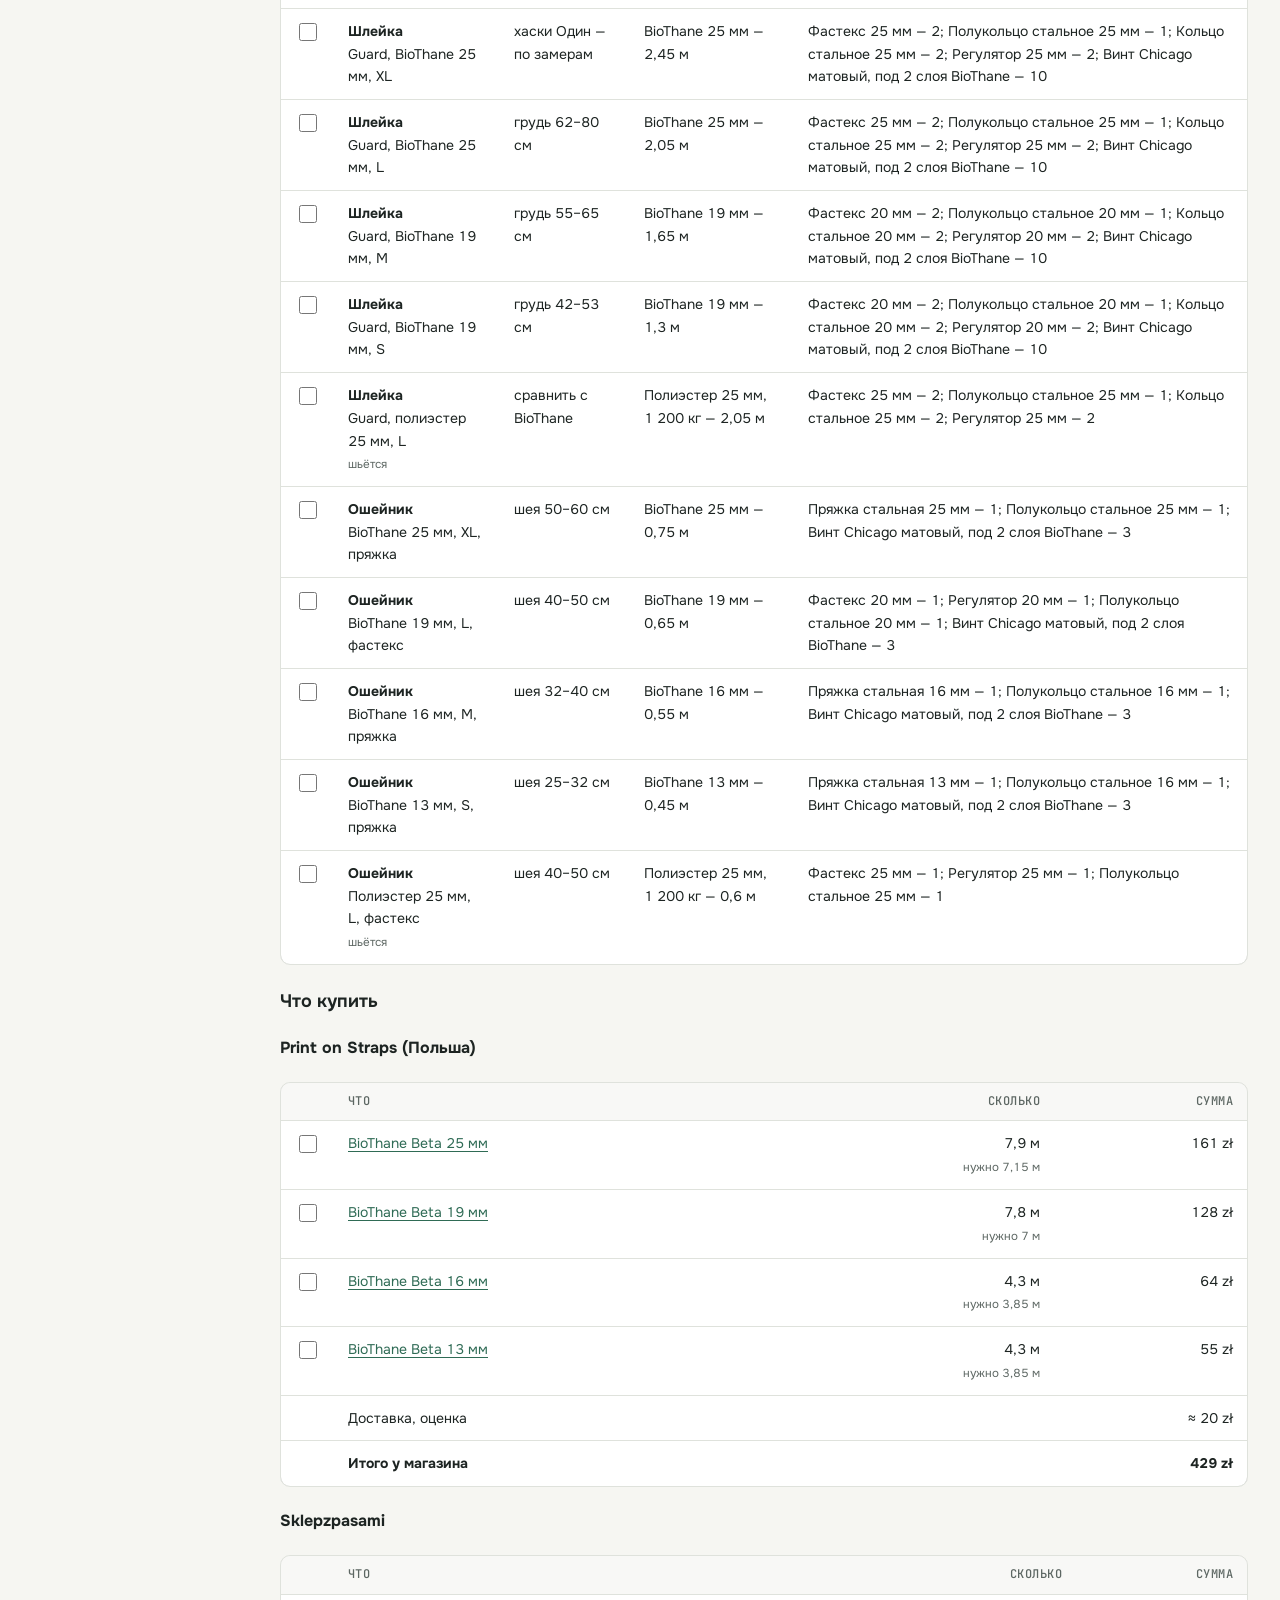
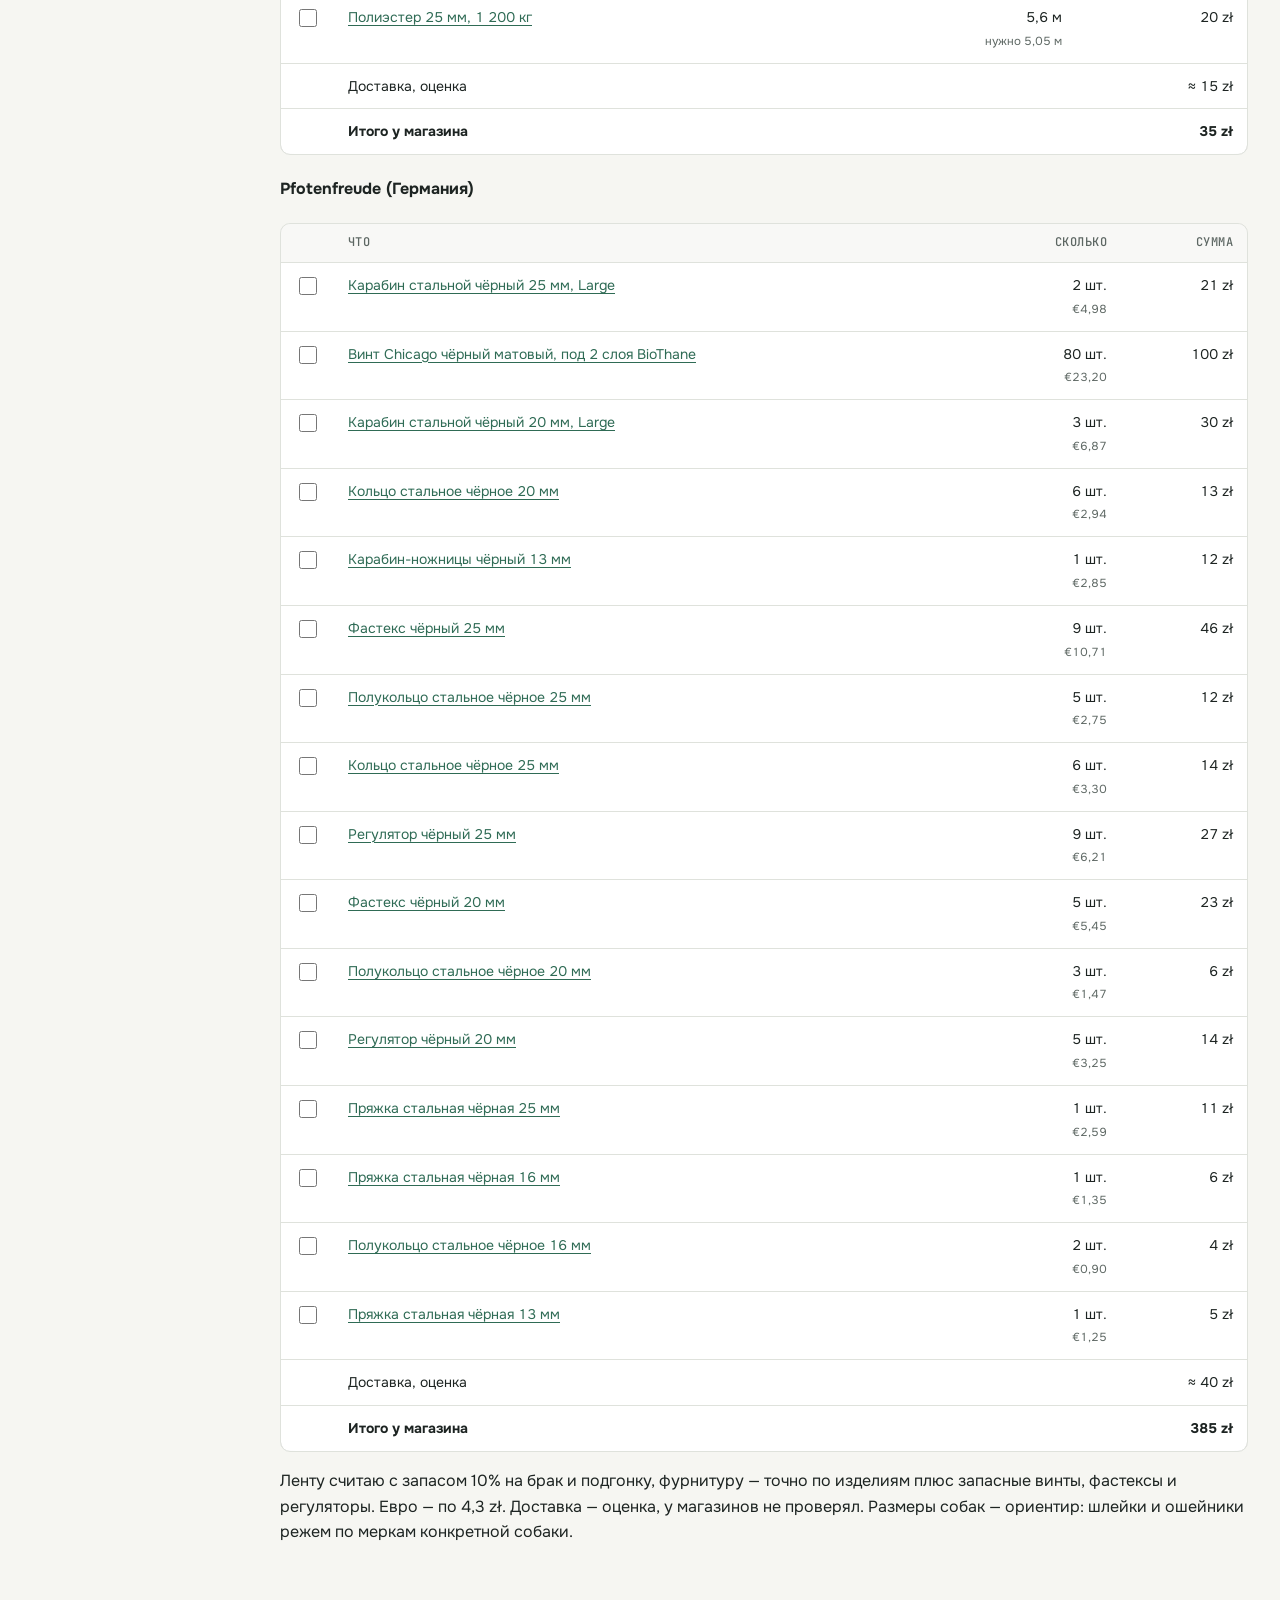
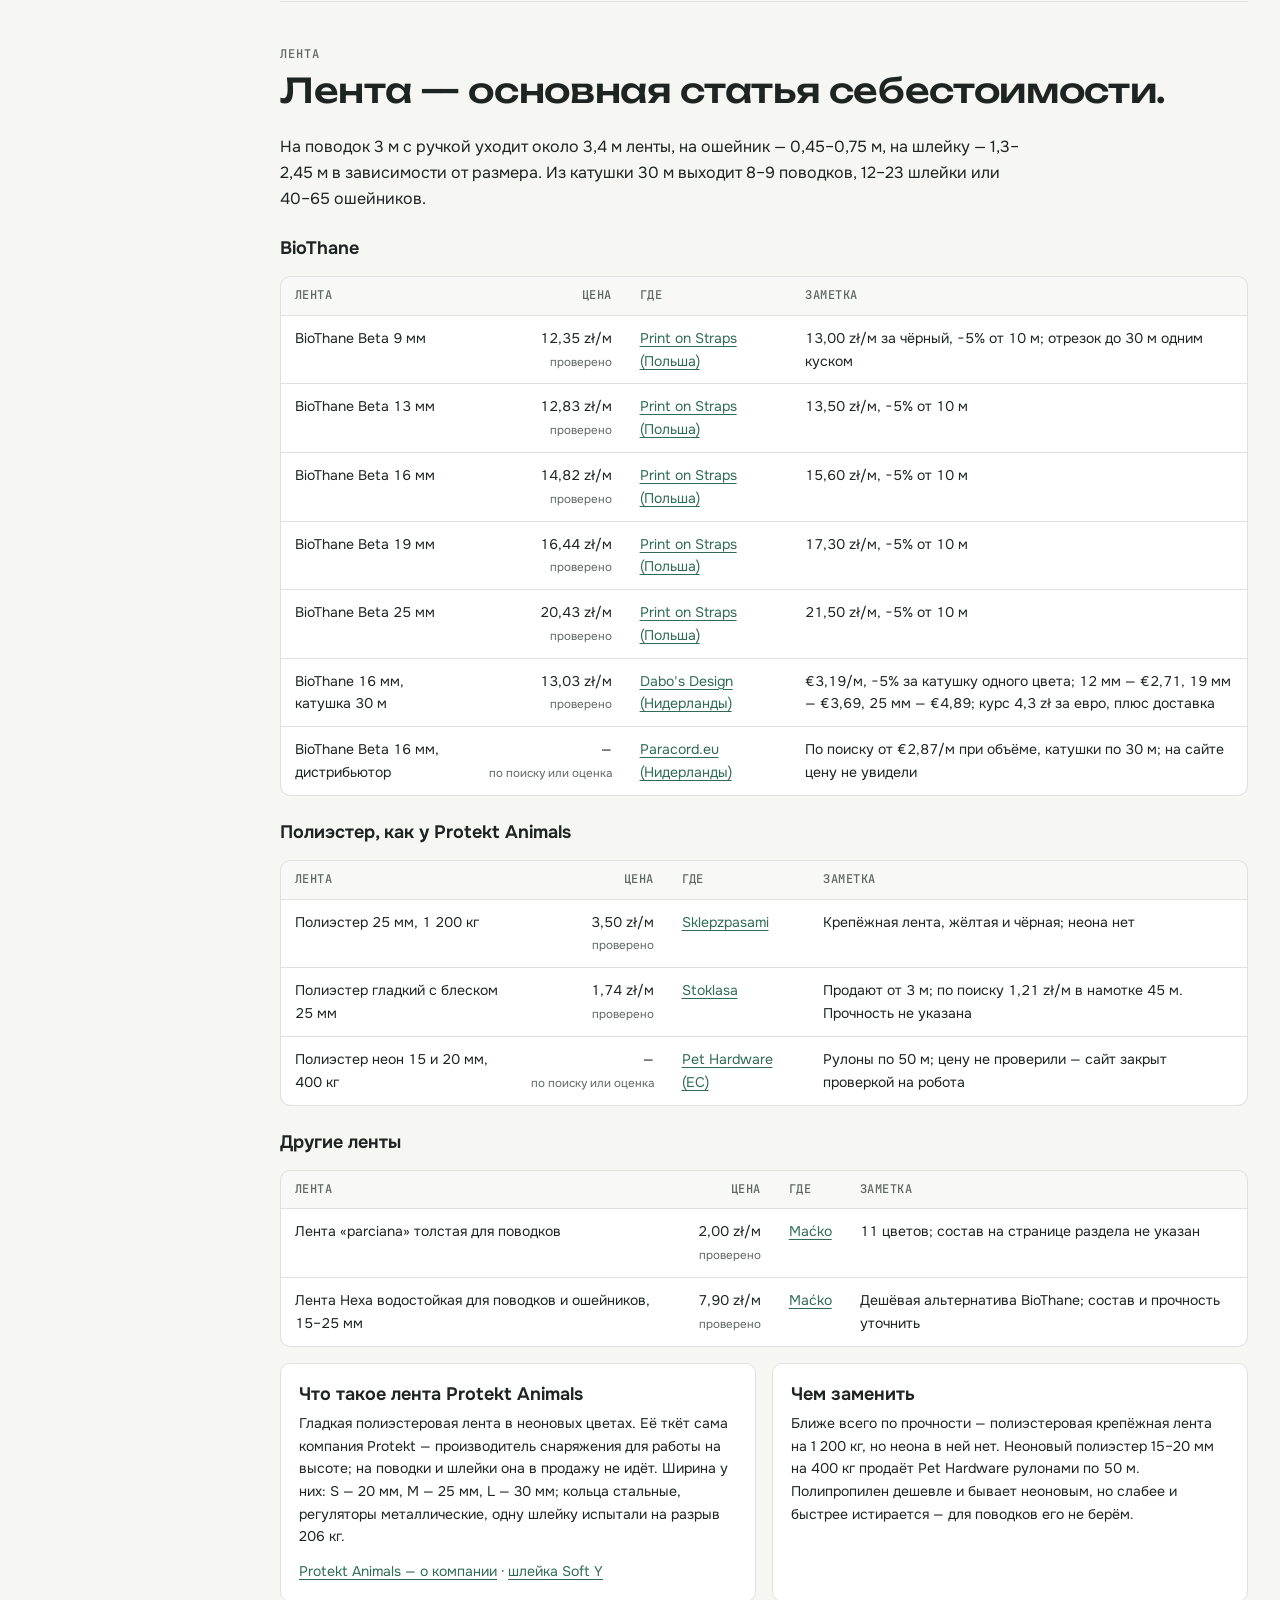
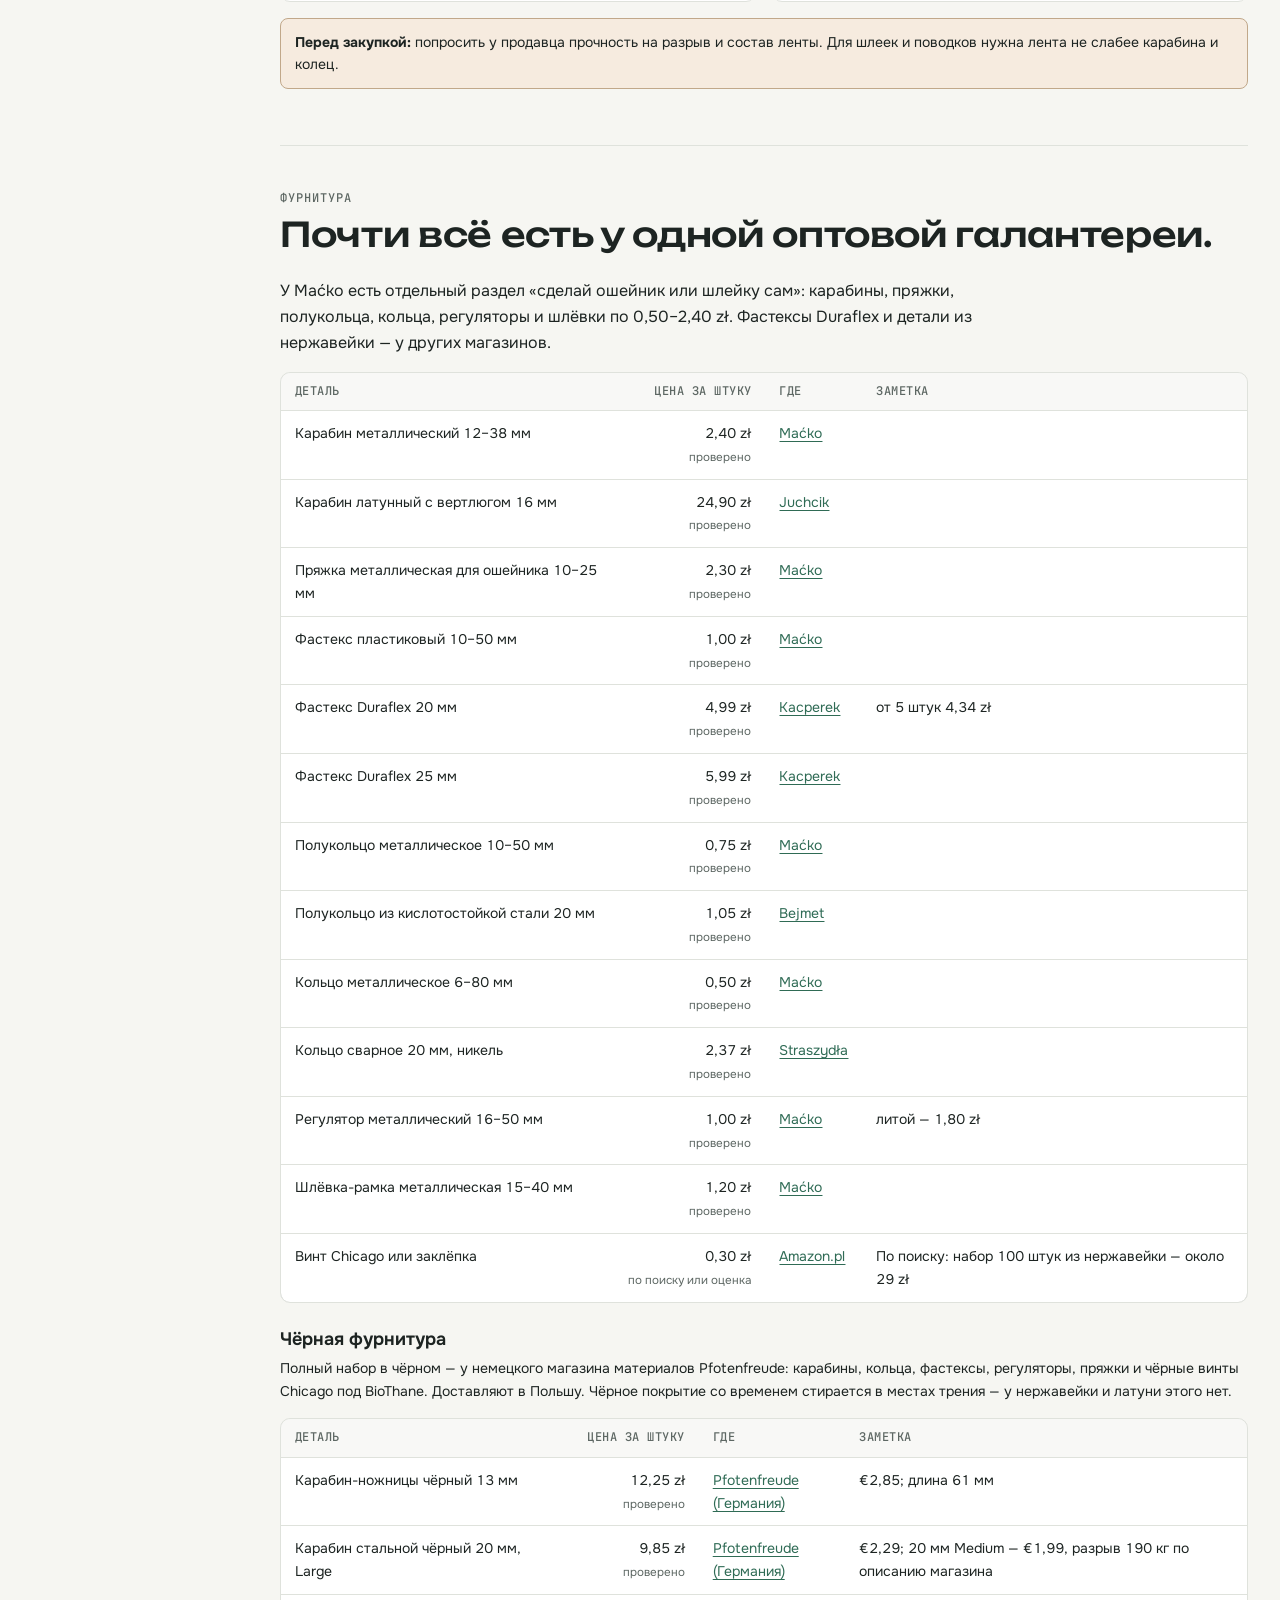
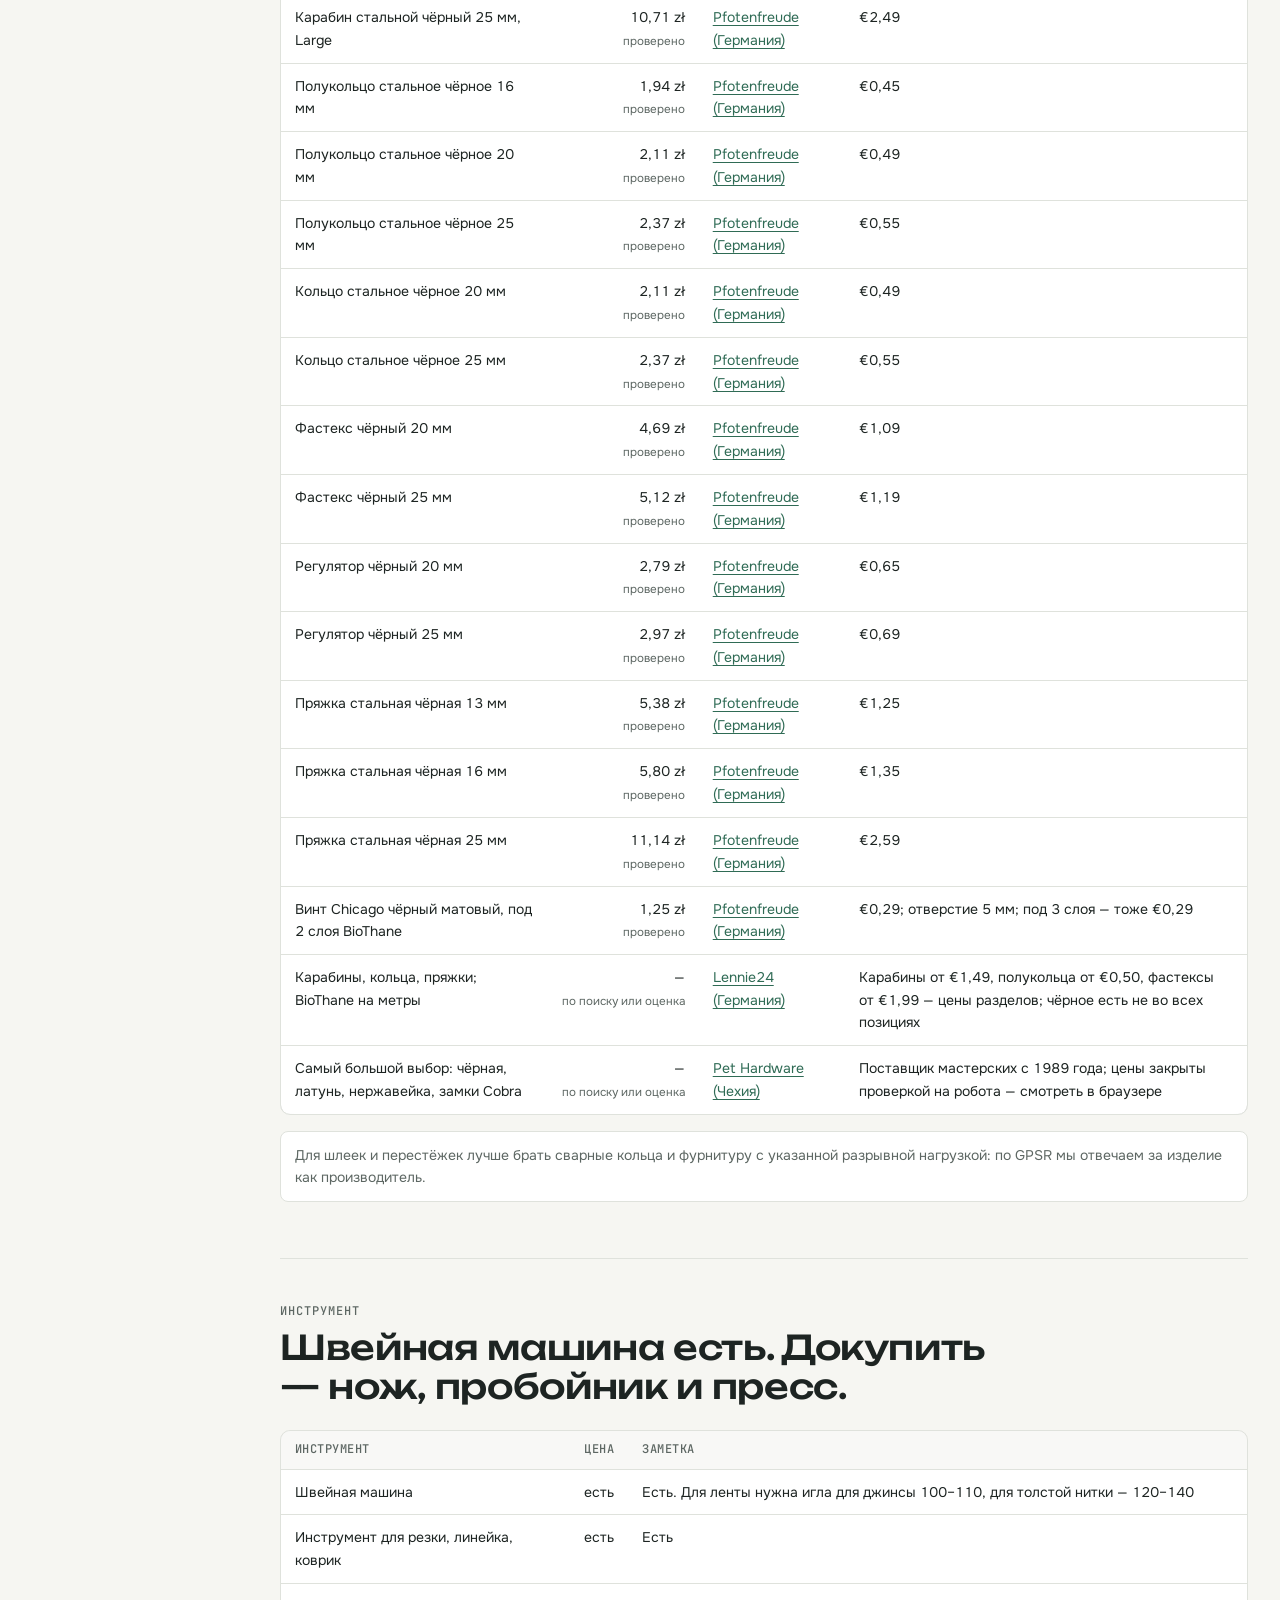
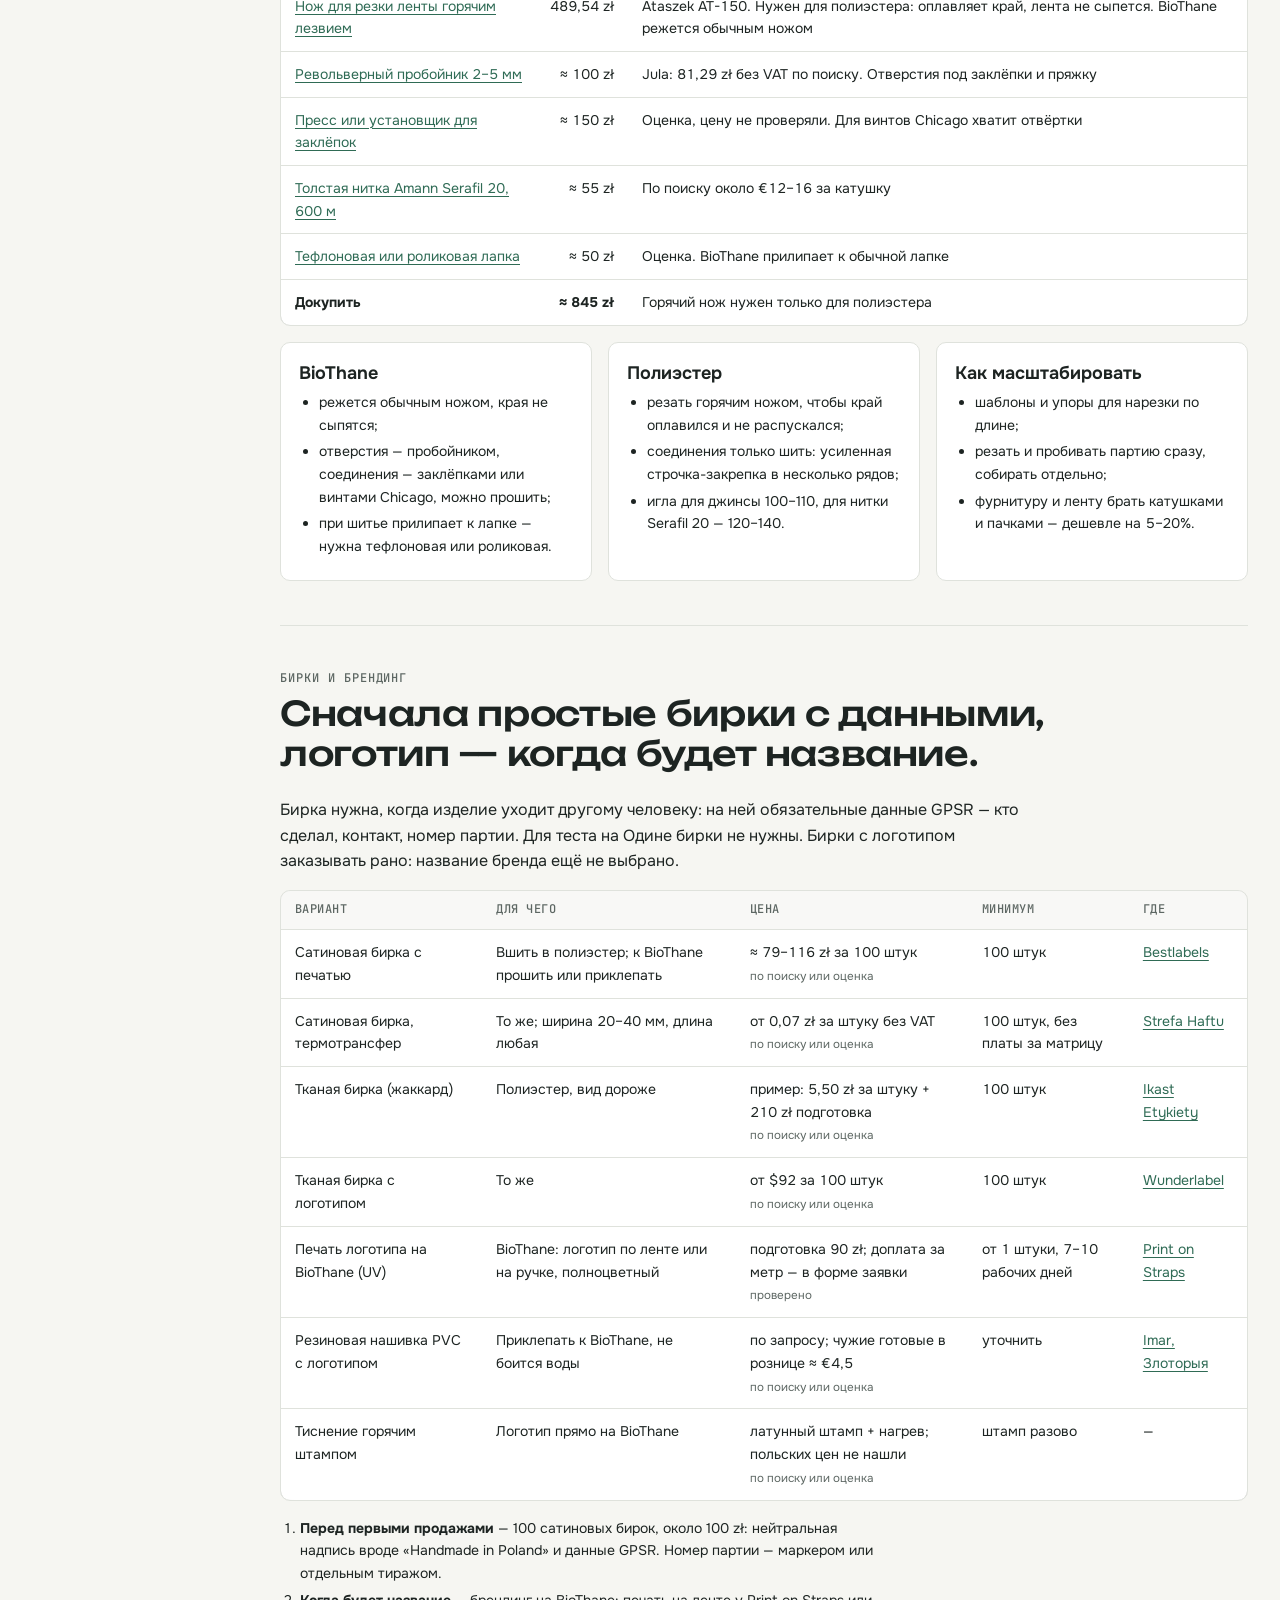
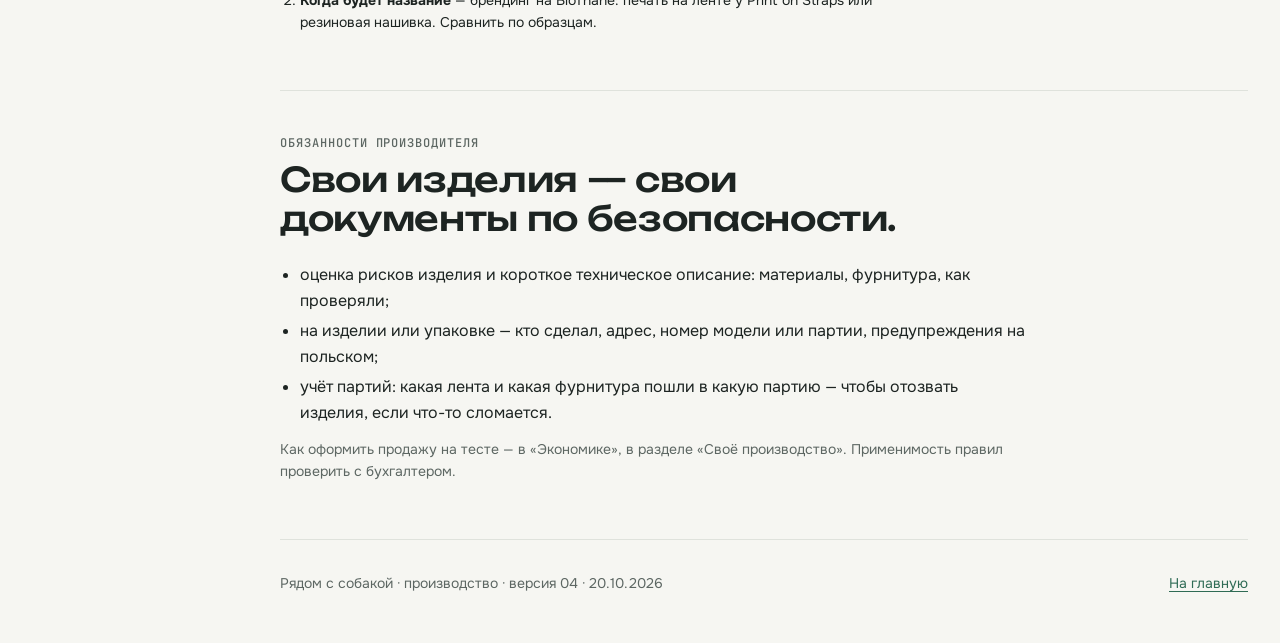
<file: production.html>
<!doctype html>
<html lang="ru">
<head>
<meta charset="utf-8">
<meta name="robots" content="noindex, nofollow">
<meta name="viewport" content="width=device-width, initial-scale=1, viewport-fit=cover">
<title>Рядом с собакой — производство</title>
<meta name="description" content="Своё производство поводков, ошейников и шлеек: где брать BioThane, полиэстеровую ленту и фурнитуру, какой нужен инструмент.">
<link rel="preconnect" href="https://fonts.googleapis.com">
<link rel="preconnect" href="https://fonts.gstatic.com" crossorigin>
<link rel="stylesheet" href="https://fonts.googleapis.com/css2?family=Unbounded:wght@400;500;600&family=Onest:wght@400;500;650&family=JetBrains+Mono:wght@500&display=swap">
<link rel="stylesheet" href="styles.css">
<script src="site.js" defer></script>
<!-- the same data file as «Экономика»: prices live in one place -->
<script src="economics-data.js?v=28" defer></script>
<style>
  .checks { list-style: none; padding: 0; margin: 0 0 var(--sp-3); display: grid; gap: 6px; }
  .checks label { display: flex; gap: 10px; align-items: flex-start; cursor: pointer; }
  .checks input { width: 18px; height: 18px; margin-top: 3px; accent-color: var(--accent); flex: none; }
  .checks input:checked + span { color: var(--muted); text-decoration: line-through; }
  td.chk { width: 34px; } td.chk input { width: 18px; height: 18px; accent-color: var(--accent); }
</style>
</head>
<body data-page="production">

<main class="wrap">
  <div class="hero compact">
    <div class="eyebrow" data-meta>Работа</div>
    <h1>Производство</h1>
    <p class="lead">Где брать ленту, фурнитуру и инструмент, чтобы шить и клепать поводки, ошейники и шлейки самим: из BioThane и из гладкой полиэстеровой ленты, как у Protekt Animals.</p>
    <div class="chips">
      <span class="chip">BioThane 12–21 zł/м</span>
      <span class="chip">Полиэстер 2–4 zł/м</span>
      <span class="chip">Фурнитура 0,50–6 zł</span>
      <span class="chip">Чёрная — от €0,29</span>
    </div>
    <p class="status-note">Подборка Claude от 19.10.2026, командой не обсуждалась. Цены с VAT; «проверено» — цена видна на странице магазина в этот день, остальное — по поиску или оценка. Себестоимость изделий — в «Экономике», раздел <a href="economics.html#own">«Своё производство»</a>.</p>
  </div>

  <section id="batch" data-nav="Закупка">
    <div class="sec-head">
      <div class="eyebrow">Первая партия · чек-лист закупки</div>
      <h2 id="batch-head"></h2>
    </div>
    <div class="col">
      <p>Пять поводков, пять шлеек и пять ошейников разных размеров, чтобы сравнить материалы, ширину и длину. Чёрная фурнитура, лента BioThane чёрная. Отметки сохраняются только в этом браузере.</p>
    </div>
    <h3 class="mt">Шаги</h3>
    <ul class="checks" id="batch-steps"></ul>
    <h3 class="mt">Что шьём</h3>
    <div id="batch-items"></div>
    <h3 class="mt">Что купить</h3>
    <div id="batch-buy"></div>
    <p class="legend">Ленту считаю с запасом 10% на брак и подгонку, фурнитуру — точно по изделиям плюс запасные винты, фастексы и регуляторы. Евро — по 4,3 zł. Доставка — оценка, у магазинов не проверял. Размеры собак — ориентир: шлейки и ошейники режем по меркам конкретной собаки.</p>
  </section>

  <section id="tape" data-nav="Лента">
    <div class="sec-head">
      <div class="eyebrow">Лента</div>
      <h2>Лента — основная статья себестоимости.</h2>
    </div>
    <div class="col">
      <p>На поводок 3 м с ручкой уходит около 3,4 м ленты, на ошейник — 0,45–0,75 м, на шлейку — 1,3–2,45 м в зависимости от размера. Из катушки 30 м выходит 8–9 поводков, 12–23 шлейки или 40–65 ошейников.</p>
    </div>
    <div id="materials"></div>
    <div class="grid">
      <div class="card">
        <h3>Что такое лента Protekt Animals</h3>
        <p class="small">Гладкая полиэстеровая лента в неоновых цветах. Её ткёт сама компания Protekt — производитель снаряжения для работы на высоте; на поводки и шлейки она в продажу не идёт. Ширина у них: S — 20 мм, M — 25 мм, L — 30 мм; кольца стальные, регуляторы металлические, одну шлейку испытали на разрыв 206 кг.</p>
        <p class="small"><a href="https://protektanimals.com/o-nas" target="_blank" rel="noopener">Protekt Animals — о компании</a> · <a href="https://protektanimals.com/pl/p/Szelki-Soft-Y-FLASH-4/186" target="_blank" rel="noopener">шлейка Soft Y</a></p>
      </div>
      <div class="card">
        <h3>Чем заменить</h3>
        <p class="small">Ближе всего по прочности — полиэстеровая крепёжная лента на 1 200 кг, но неона в ней нет. Неоновый полиэстер 15–20 мм на 400 кг продаёт Pet Hardware рулонами по 50 м. Полипропилен дешевле и бывает неоновым, но слабее и быстрее истирается — для поводков его не берём.</p>
      </div>
    </div>
    <p class="note verify"><strong>Перед закупкой:</strong> попросить у продавца прочность на разрыв и состав ленты. Для шлеек и поводков нужна лента не слабее карабина и колец.</p>
  </section>

  <section id="hardware" data-nav="Фурнитура">
    <div class="sec-head">
      <div class="eyebrow">Фурнитура</div>
      <h2>Почти всё есть у одной оптовой галантереи.</h2>
    </div>
    <div class="col">
      <p>У Maćko есть отдельный раздел «сделай ошейник или шлейку сам»: карабины, пряжки, полукольца, кольца, регуляторы и шлёвки по 0,50–2,40 zł. Фастексы Duraflex и детали из нержавейки — у других магазинов.</p>
    </div>
    <div id="hardware-list"></div>
    <h3 class="mt">Чёрная фурнитура</h3>
    <p class="small">Полный набор в чёрном — у немецкого магазина материалов Pfotenfreude: карабины, кольца, фастексы, регуляторы, пряжки и чёрные винты Chicago под BioThane. Доставляют в Польшу. Чёрное покрытие со временем стирается в местах трения — у нержавейки и латуни этого нет.</p>
    <div id="black-list"></div>
    <p class="note">Для шлеек и перестёжек лучше брать сварные кольца и фурнитуру с указанной разрывной нагрузкой: по GPSR мы отвечаем за изделие как производитель.</p>
  </section>

  <section id="tools" data-nav="Инструмент">
    <div class="sec-head">
      <div class="eyebrow">Инструмент</div>
      <h2>Швейная машина есть. Докупить — нож, пробойник и пресс.</h2>
    </div>
    <div id="tools-list"></div>
    <div class="grid">
      <div class="card">
        <h3>BioThane</h3>
        <ul class="small">
          <li>режется обычным ножом, края не сыпятся;</li>
          <li>отверстия — пробойником, соединения — заклёпками или винтами Chicago, можно прошить;</li>
          <li>при шитье прилипает к лапке — нужна тефлоновая или роликовая.</li>
        </ul>
      </div>
      <div class="card">
        <h3>Полиэстер</h3>
        <ul class="small">
          <li>резать горячим ножом, чтобы край оплавился и не распускался;</li>
          <li>соединения только шить: усиленная строчка-закрепка в несколько рядов;</li>
          <li>игла для джинсы 100–110, для нитки Serafil 20 — 120–140.</li>
        </ul>
      </div>
      <div class="card">
        <h3>Как масштабировать</h3>
        <ul class="small">
          <li>шаблоны и упоры для нарезки по длине;</li>
          <li>резать и пробивать партию сразу, собирать отдельно;</li>
          <li>фурнитуру и ленту брать катушками и пачками — дешевле на 5–20%.</li>
        </ul>
      </div>
    </div>
  </section>

  <section id="labels" data-nav="Бирки">
    <div class="sec-head">
      <div class="eyebrow">Бирки и брендинг</div>
      <h2>Сначала простые бирки с данными, логотип — когда будет название.</h2>
    </div>
    <div class="col">
      <p>Бирка нужна, когда изделие уходит другому человеку: на ней обязательные данные GPSR — кто сделал, контакт, номер партии. Для теста на Одине бирки не нужны. Бирки с логотипом заказывать рано: название бренда ещё не выбрано.</p>
    </div>
    <div id="labels-list"></div>
    <ol class="small col">
      <li><b>Перед первыми продажами</b> — 100 сатиновых бирок, около 100 zł: нейтральная надпись вроде «Handmade in Poland» и данные GPSR. Номер партии — маркером или отдельным тиражом.</li>
      <li><b>Когда будет название</b> — брендинг на BioThane: печать на ленте у Print on Straps или резиновая нашивка. Сравнить по образцам.</li>
    </ol>
  </section>

  <section id="duties" data-nav="Обязанности">
    <div class="sec-head">
      <div class="eyebrow">Обязанности производителя</div>
      <h2>Свои изделия — свои документы по безопасности.</h2>
    </div>
    <div class="col">
      <ul>
        <li>оценка рисков изделия и короткое техническое описание: материалы, фурнитура, как проверяли;</li>
        <li>на изделии или упаковке — кто сделал, адрес, номер модели или партии, предупреждения на польском;</li>
        <li>учёт партий: какая лента и какая фурнитура пошли в какую партию — чтобы отозвать изделия, если что-то сломается.</li>
      </ul>
      <p class="small muted">Как оформить продажу на тесте — в «Экономике», в разделе «Своё производство». Применимость правил проверить с бухгалтером.</p>
    </div>
  </section>
</main>

<script>
document.addEventListener("DOMContentLoaded", () => {
  const O = ECON.own;
  const nf = n => n.toLocaleString("ru-RU", { minimumFractionDigits: 2, maximumFractionDigits: 2 });
  const price = x => x.price == null ? "—" : `${nf(x.price)} zł${x.unit ? "/" + x.unit : ""}`;
  const shop = x => x.url ? `<a href="${x.url}" target="_blank" rel="noopener">${x.shop || "ссылка"}</a>` : (x.shop || "—");
  const ok = x => x.v ? "проверено" : "по поиску или оценка";
  const table = (head, rows) => `<div class="table-wrap"><table><thead><tr>${head.map(h => `<th${h[1] ? ' class="num"' : ""}>${h[0]}</th>`).join("")}</tr></thead><tbody>${rows}</tbody></table></div>`;
  const groups = [...new Set(O.materials.map(m => m.group))];
  document.getElementById("materials").innerHTML = groups.map(g => `<h3 class="mt">${g}</h3>` + table(
    [["Лента"], ["Цена", 1], ["Где", 0], ["Заметка"]],
    O.materials.filter(m => m.group === g).map(m => `<tr><td>${m.what}</td><td class="num">${price(m)}<br><small class="muted">${ok(m)}</small></td><td>${shop(m)}</td><td class="small">${m.note || ""}</td></tr>`).join(""))).join("");
  document.getElementById("hardware-list").innerHTML = table(
    [["Деталь"], ["Цена за штуку", 1], ["Где"], ["Заметка"]],
    O.hardware.filter(h => h.shop && !h.group).map(h => `<tr><td>${h.what}</td><td class="num">${price(h)}<br><small class="muted">${ok(h)}</small></td><td>${shop(h)}</td><td class="small">${h.note || ""}</td></tr>`).join(""));
  document.getElementById("black-list").innerHTML = table(
    [["Деталь"], ["Цена за штуку", 1], ["Где"], ["Заметка"]],
    O.hardware.filter(h => h.group === "Чёрная фурнитура").map(h => `<tr><td>${h.what}</td><td class="num">${price(h)}<br><small class="muted">${ok(h)}</small></td><td>${shop(h)}</td><td class="small">${h.note || ""}</td></tr>`).join(""));
  // first batch checklist: purchase list is computed from the items, ticks are stored in this browser only
  const B = O.batch, P = Object.fromEntries([...O.materials, ...O.hardware].map(x => [x.key, x]));
  const KEY = "rss-batch-v1";
  let done = {}; try { done = JSON.parse(localStorage.getItem(KEY) || "{}"); } catch (e) {}
  const save = () => { try { localStorage.setItem(KEY, JSON.stringify(done)); } catch (e) {} };
  const box = id => `<input type="checkbox" data-chk="${id}"${done[id] ? " checked" : ""} aria-label="Отметить">`;
  const zl = n => `${Math.round(n).toLocaleString("ru-RU")} zł`;
  const tape = {}, hw = {};
  B.items.forEach(it => { it.m.forEach(([k, q]) => tape[k] = (tape[k] || 0) + q); it.h.forEach(([k, q]) => hw[k] = (hw[k] || 0) + q); });
  B.extra.forEach(([k, q]) => hw[k] = (hw[k] || 0) + q);
  const buyM = k => Math.ceil(tape[k] * (1 + B.spare) * 10) / 10;
  const shops = {};
  Object.keys(tape).forEach(k => (shops[P[k].shop] = shops[P[k].shop] || []).push({ id: "t-" + k, what: P[k].what, qty: `${buyM(k).toLocaleString("ru-RU")} м`, need: `нужно ${tape[k].toLocaleString("ru-RU", { maximumFractionDigits: 2 })} м`, zl: buyM(k) * P[k].price, url: P[k].url }));
  Object.keys(hw).forEach(k => (shops[P[k].shop] = shops[P[k].shop] || []).push({ id: "h-" + k, what: P[k].what, qty: `${hw[k]} шт.`, need: P[k].eur ? `€${(hw[k] * P[k].eur).toFixed(2).replace(".", ",")}` : "", zl: hw[k] * P[k].price, url: P[k].url }));
  const ship = Object.fromEntries(B.ship);
  let total = 0;
  const shopKey = s => Object.keys(ship).find(n => s.startsWith(n));
  document.getElementById("batch-buy").innerHTML = Object.entries(shops).map(([s, lines]) => {
    const sum = lines.reduce((t, l) => t + l.zl, 0), sh = ship[shopKey(s)] || 0; total += sum + sh;
    return `<h4>${s}</h4>` + table([[""], ["Что"], ["Сколько", 1], ["Сумма", 1]],
      lines.map(l => `<tr><td class="chk">${box(l.id)}</td><td><a href="${l.url}" target="_blank" rel="noopener">${l.what}</a></td><td class="num">${l.qty}<br><small class="muted">${l.need}</small></td><td class="num">${zl(l.zl)}</td></tr>`).join("")
      + `<tr><td></td><td>Доставка, оценка</td><td></td><td class="num">≈ ${zl(sh)}</td></tr><tr><td></td><td><b>Итого у магазина</b></td><td></td><td class="num"><b>${zl(sum + sh)}</b></td></tr>`);
  }).join("");
  document.getElementById("batch-head").textContent = `Первая партия из 15 изделий — около ${zl(total)} с доставкой.`;
  document.getElementById("batch-steps").innerHTML = B.steps.map((s, i) => `<li><label>${box("s" + i)}<span>${s}</span></label></li>`).join("");
  const hwText = it => it.h.map(([k, q]) => `${P[k].what.replace(/ чёрн(ый|ое|ая)/, "")} — ${q}`).join("; ");
  document.getElementById("batch-items").innerHTML = table([[""], ["Изделие"], ["Для какой собаки"], ["Лента"], ["Фурнитура"]],
    B.items.map((it, i) => `<tr><td class="chk">${box("i" + i)}</td><td><b>${it.kind}</b><br>${it.what}${it.sew ? '<br><small class="muted">шьётся</small>' : ""}</td><td class="small">${it.dog}</td><td class="small">${it.m.map(([k, q]) => `${P[k].what.replace("BioThane Beta", "BioThane")} — ${q.toLocaleString("ru-RU")} м`).join("<br>")}</td><td class="small">${hwText(it)}</td></tr>`).join(""));
  document.addEventListener("change", e => { const id = e.target.dataset.chk; if (!id) return; if (e.target.checked) done[id] = 1; else delete done[id]; save(); });
  document.getElementById("labels-list").innerHTML = table(
    [["Вариант"], ["Для чего"], ["Цена"], ["Минимум"], ["Где"]],
    O.labels.map(l => `<tr><td>${l.what}</td><td class="small">${l.use}</td><td>${l.price}<br><small class="muted">${ok(l)}</small></td><td class="small">${l.min}</td><td>${shop(l)}</td></tr>`).join(""));
  document.getElementById("tools-list").innerHTML = table(
    [["Инструмент"], ["Цена", 1], ["Заметка"]],
    O.tools.map(t => `<tr><td>${t.url ? `<a href="${t.url}" target="_blank" rel="noopener">${t.what}</a>` : t.what}</td><td class="num">${t.have ? "есть" : `${t.v ? "" : "≈ "}${t.price.toLocaleString("ru-RU", { maximumFractionDigits: 2 })} zł`}</td><td class="small">${t.note}</td></tr>`).join("")
    + `<tr><td><b>Докупить</b></td><td class="num"><b>≈ ${Math.round(O.tools.filter(t => !t.have).reduce((s, t) => s + t.price, 0))} zł</b></td><td class="small">Горячий нож нужен только для полиэстера</td></tr>`);
});
</script>
</body>
</html>
</file>
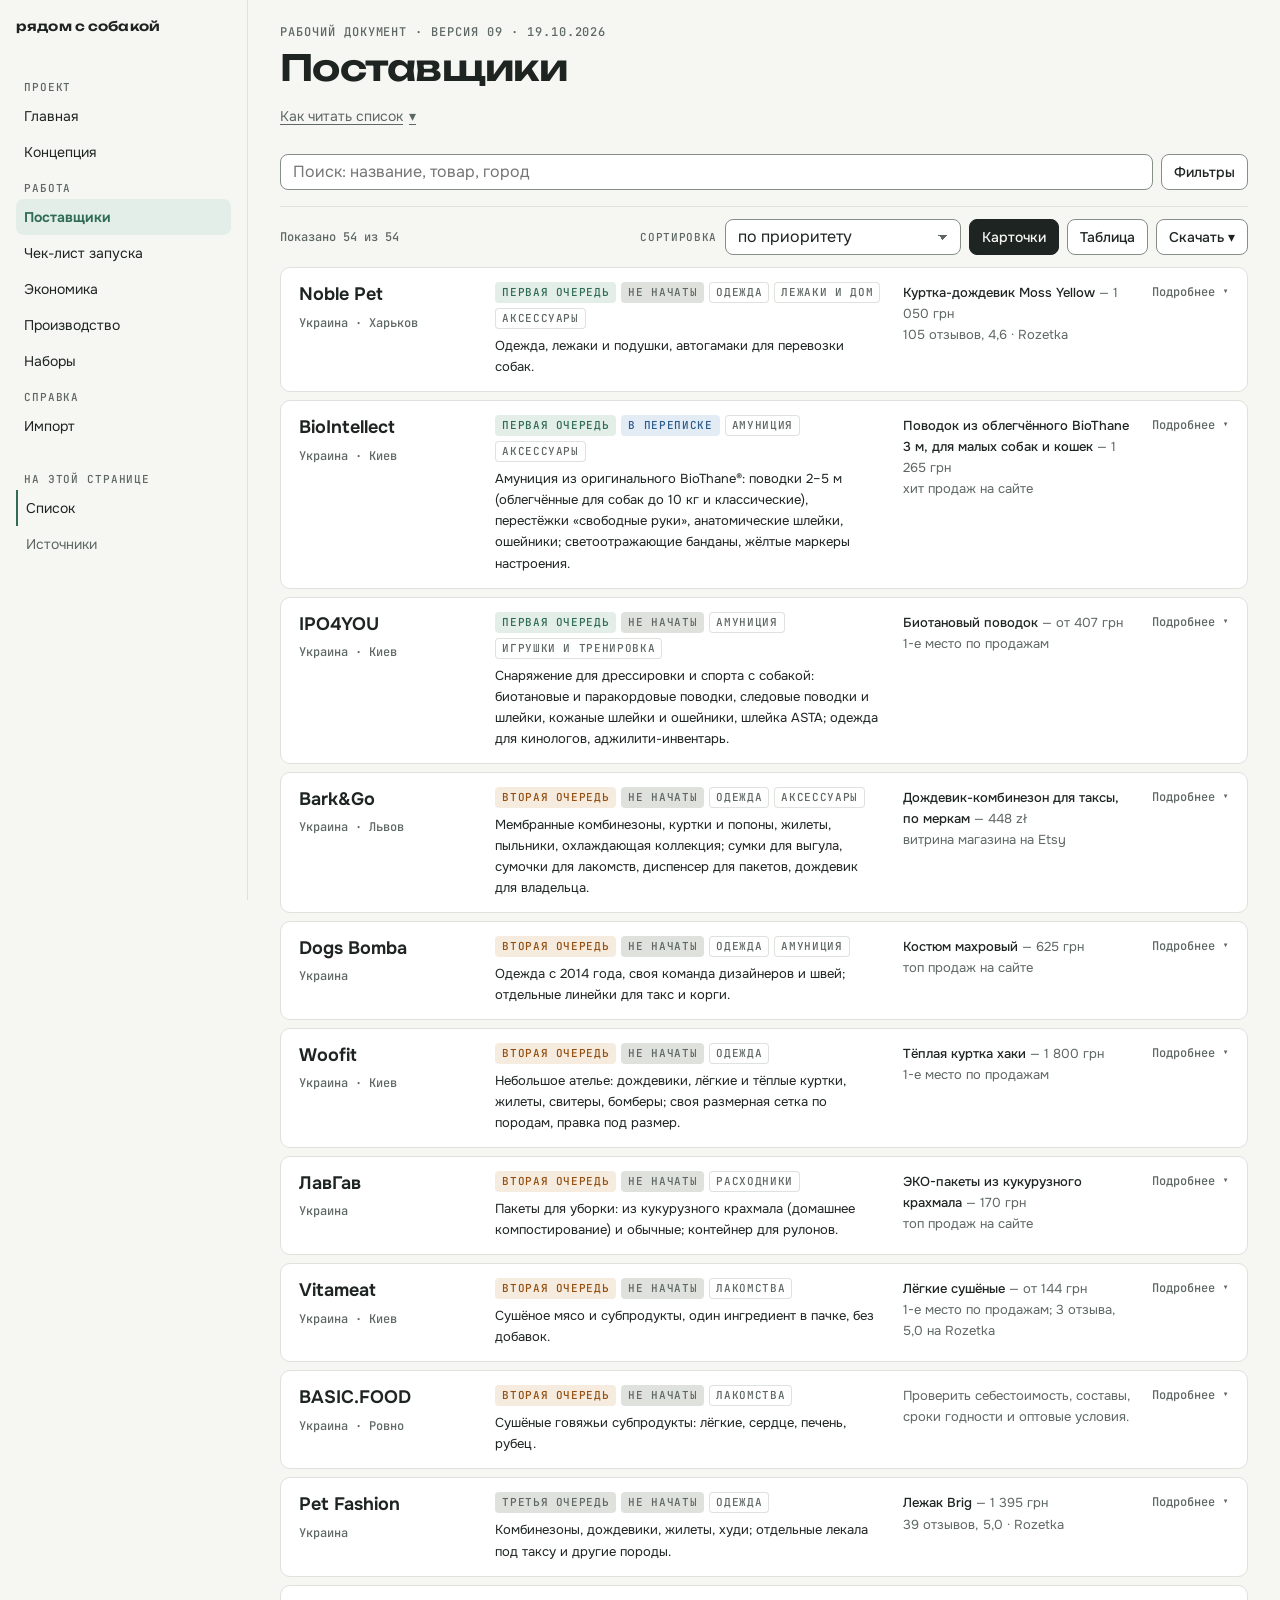
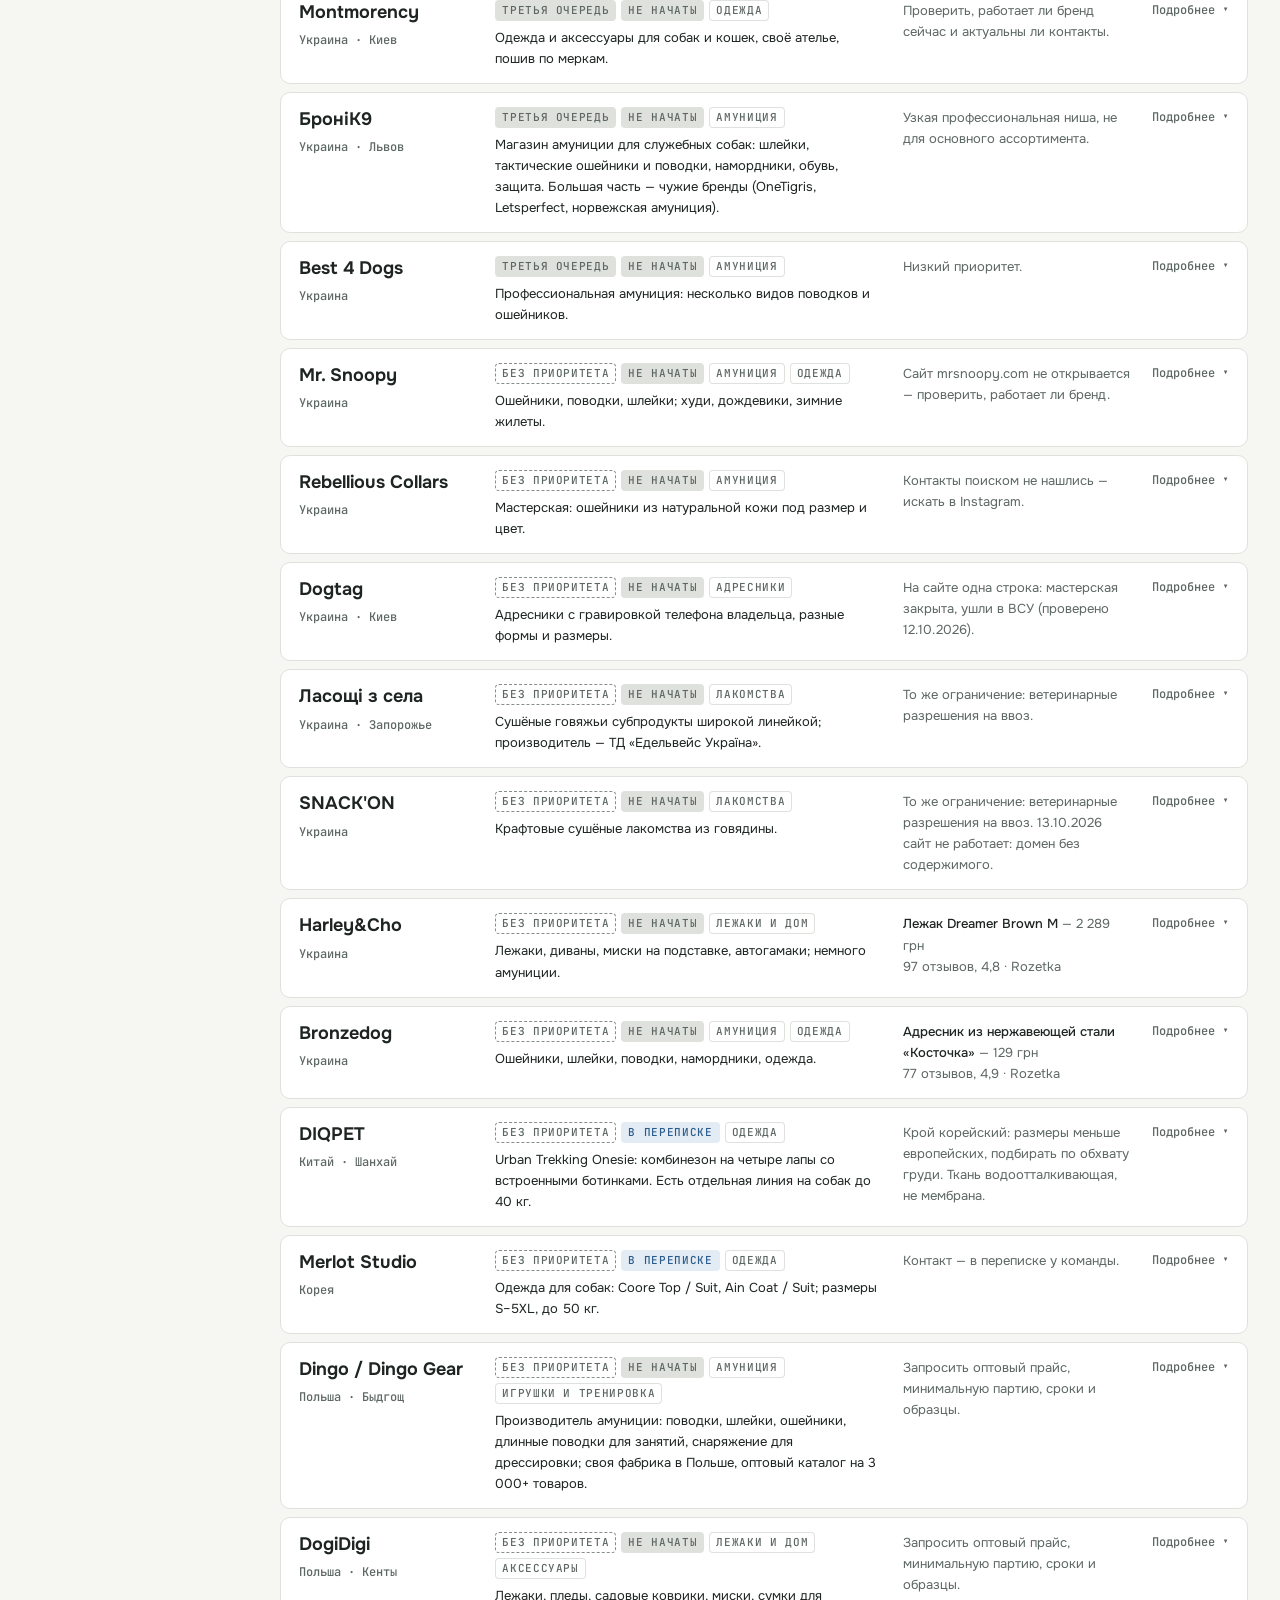
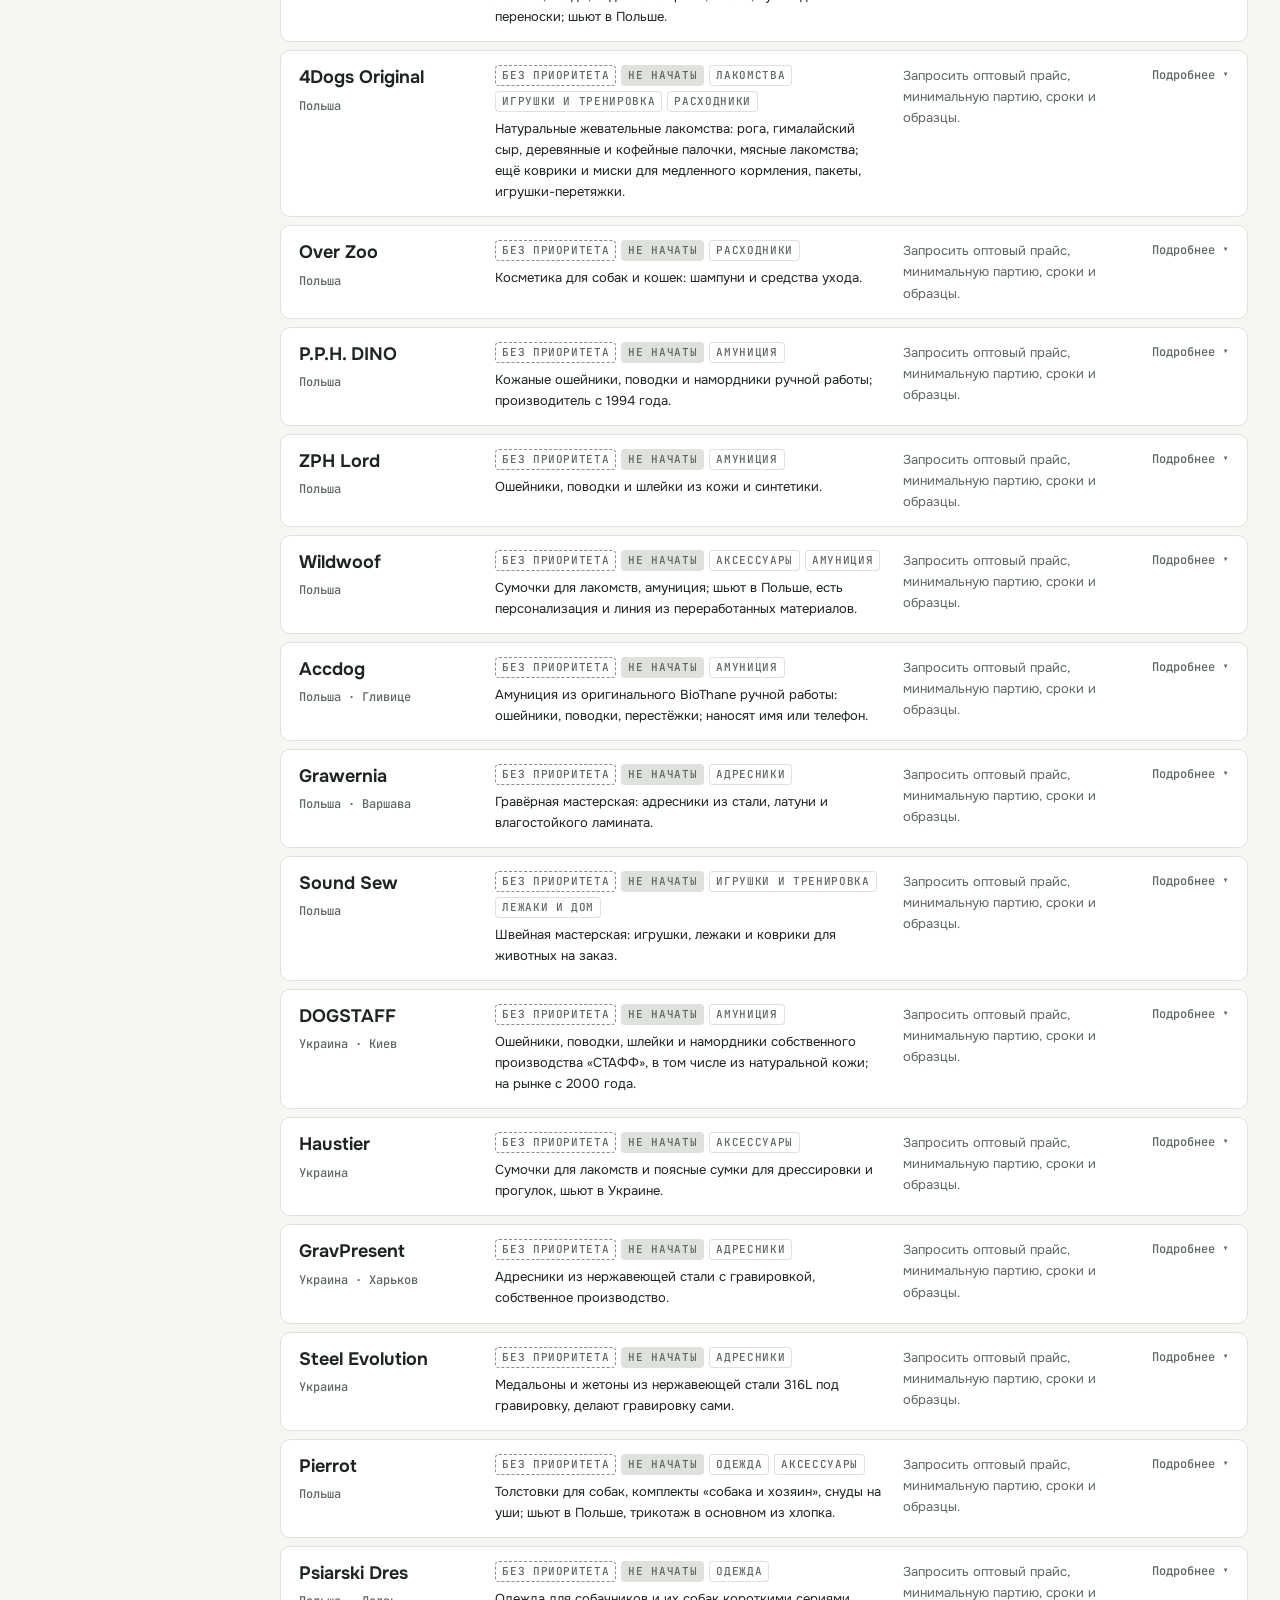
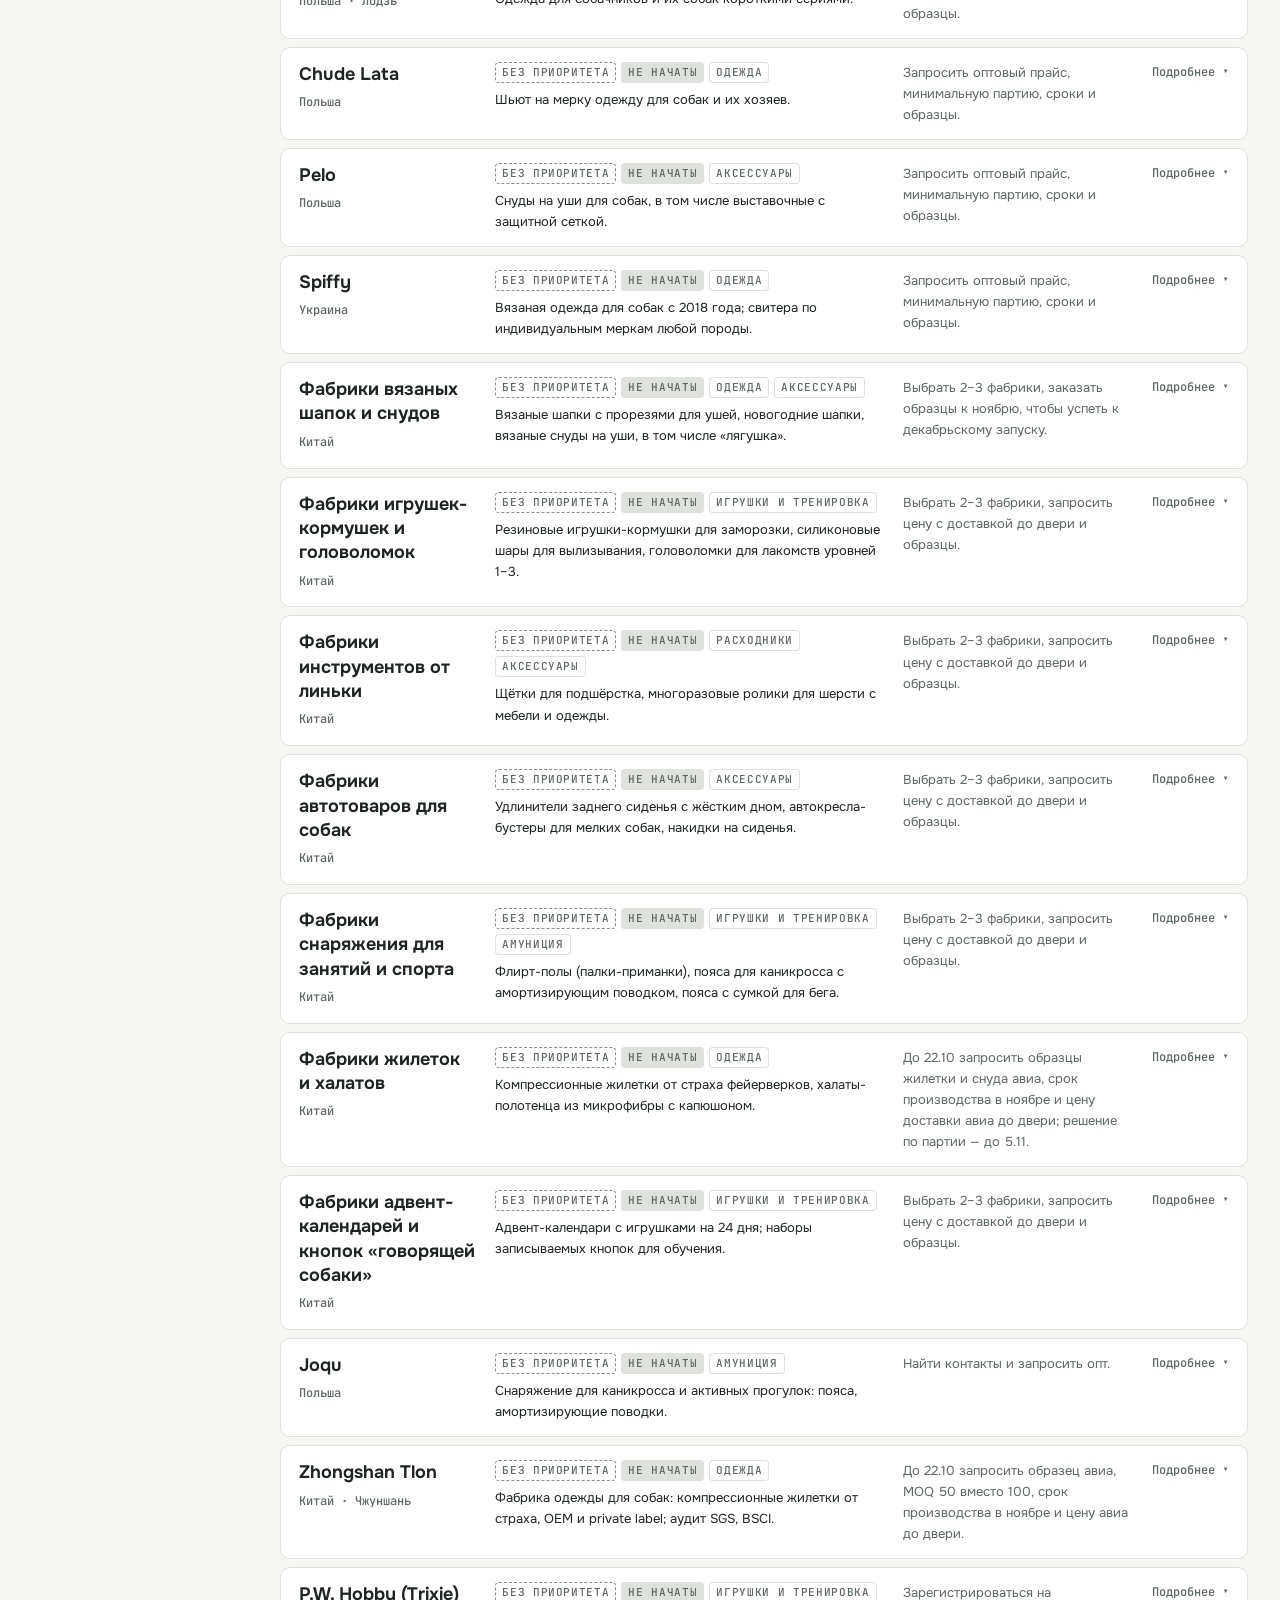
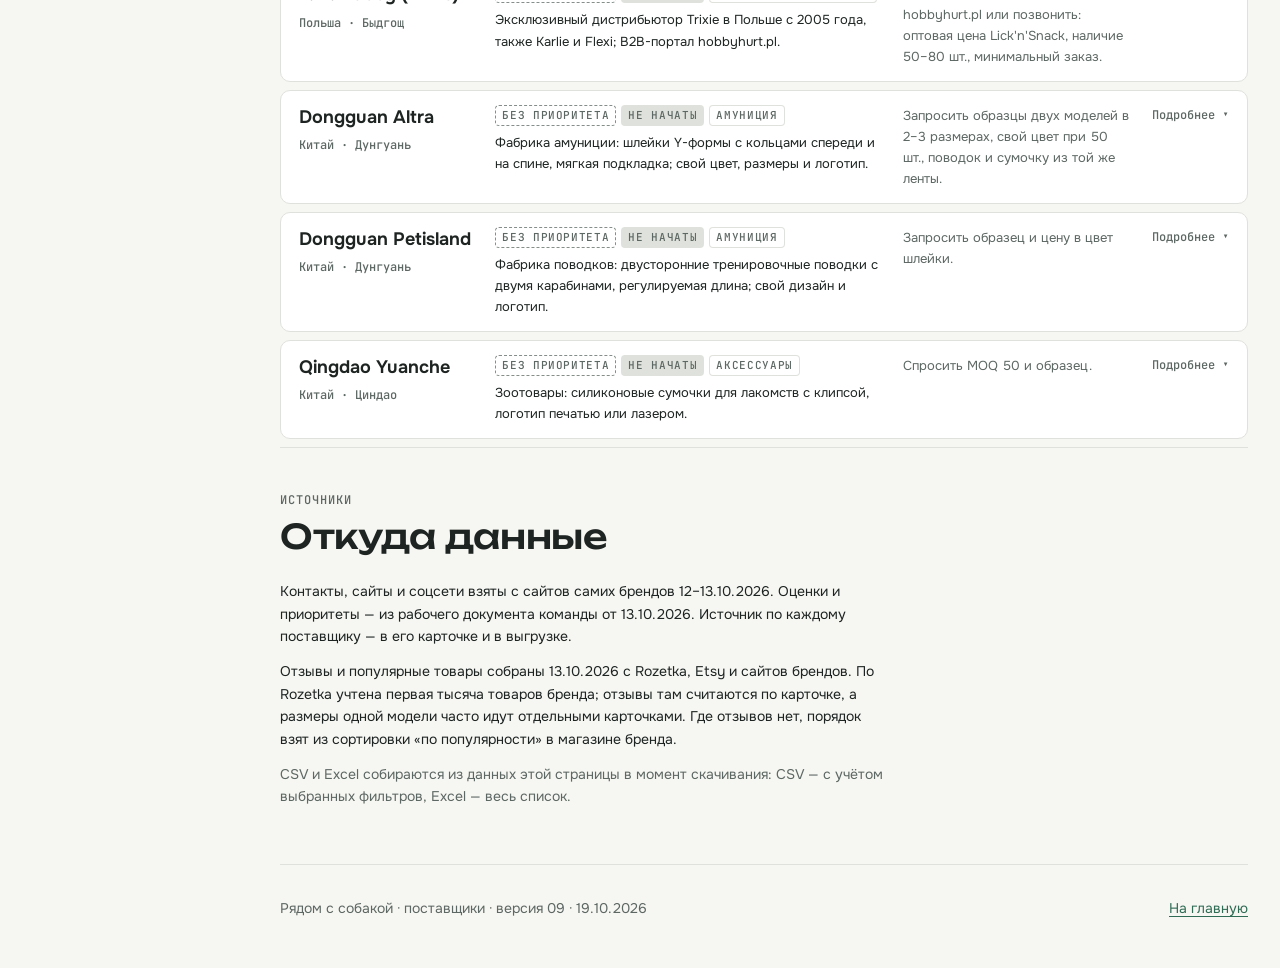
<file: suppliers.html>
<!doctype html>
<html lang="ru">
<head>
<meta charset="utf-8">
<meta name="robots" content="noindex, nofollow">
<meta name="viewport" content="width=device-width, initial-scale=1, viewport-fit=cover">
<title>Рядом с собакой — поставщики</title>
<meta name="description" content="Рабочий список поставщиков магазина для собак: страна, тип товара, статус, контакты, сайты и соцсети.">
<link rel="preconnect" href="https://fonts.googleapis.com">
<link rel="preconnect" href="https://fonts.gstatic.com" crossorigin>
<link rel="stylesheet" href="https://fonts.googleapis.com/css2?family=Unbounded:wght@400;500;600&family=Onest:wght@400;500;650&family=JetBrains+Mono:wght@500&display=swap">
<link rel="stylesheet" href="styles.css">
<script src="site.js" defer></script>
<style>
  .controls .row:first-child { flex-wrap: nowrap; }
  .search { flex: 1 1 180px; min-width: 0; }
  /* filters: a panel in the page flow on wide screens, a bottom sheet over the list on narrow ones */
  .fields { display: grid; gap: var(--sp-2) var(--sp-3); grid-template-columns: repeat(auto-fit, minmax(150px, 1fr)); padding-block: var(--sp-3); border-bottom: 1px solid var(--line); }
  .fields[hidden] { display: none; }
  .sheet-foot { grid-column: 1 / -1; display: flex; gap: var(--sp-2); justify-content: flex-end; }
  @media (max-width: 760px) {
    .fields { position: fixed; inset: auto 0 0 0; z-index: 30; grid-template-columns: 1fr 1fr; max-height: 80dvh; overflow-y: auto; padding: var(--sp-4) var(--sp-4) calc(var(--sp-4) + env(safe-area-inset-bottom, 0px)); background: var(--surface); border: 0; border-top: 1px solid var(--line); border-radius: 16px 16px 0 0; box-shadow: 0 -8px 24px rgb(0 0 0 / .2); }
    .sheet-foot .btn { flex: 1; }
  }
  .listbar { padding-top: var(--sp-3); }
  .sort { display: inline-flex; align-items: center; gap: var(--sp-2); }
  .sort span { font: 500 var(--fs-label)/1.2 var(--font-mono); letter-spacing: .06em; text-transform: uppercase; color: var(--muted); }
  .sort select { width: auto; }
  .list { display: grid; gap: var(--sp-2); padding-block: var(--sp-3) var(--sp-2); }
  .sup { scroll-margin-top: calc(var(--bar-h) + 90px); }
  .sum-main .tags { align-items: center; }
  .sup { padding: 0; min-width: 0; }
  .sup > summary { list-style: none; cursor: pointer; display: grid; grid-template-columns: minmax(170px, 1fr) minmax(0, 2.2fr) minmax(0, 1.3fr) auto; gap: 6px 20px; align-items: start; padding: 14px 18px; }
  .sup > summary::-webkit-details-marker { display: none; }
  .sup > summary:focus-visible { border-radius: var(--r-lg); }
  .sup h3 { margin: 0 0 2px; }
  .sup p { margin: 0; font-size: var(--fs-work); }
  .sum-main { display: grid; gap: 6px; min-width: 0; }
  .sum-side { font-size: var(--fs-work); color: var(--muted); min-width: 0; }
  .sum-side b { color: var(--ink); font-weight: 500; }
  .chev { font: 500 var(--fs-xs) var(--font-mono); color: var(--muted); white-space: nowrap; padding-top: 2px; }
  .chev::after { content: "Подробнее ▾"; }
  .sup[open] .chev::after { content: "Свернуть ▴"; }
  .sup-body { display: grid; gap: var(--sp-4); padding: 16px 18px 18px; border-top: 1px solid var(--line); }
  .sup-body > * { min-width: 0; }
  @media (max-width: 760px) { .sup > summary { grid-template-columns: 1fr auto; } .sum-main, .sum-side { grid-column: 1 / -1; } .facts div { grid-template-columns: 1fr; gap: 0; } }
  .place { font: 500 var(--fs-xs) var(--font-mono); color: var(--muted); }
  .facts { display: grid; gap: 6px; margin: 0; font-size: var(--fs-work); }
  .facts div { display: grid; grid-template-columns: 110px 1fr; gap: 12px; }
  .facts dt { color: var(--muted); }
  .facts dd { margin: 0; min-width: 0; overflow-wrap: anywhere; }
  .actions { gap: var(--sp-1) var(--sp-3); }
  /* links are plain text in a row; the padding keeps each one easy to tap */
  .links { display: flex; flex-wrap: wrap; gap: 0 var(--sp-4); margin-block: -6px; }
  .links a { padding-block: 6px; }
  dialog.letter { width: min(680px, calc(100vw - 32px)); max-height: calc(100dvh - 48px); padding: 0; border: 1px solid var(--line); border-radius: var(--r-lg); background: var(--surface); color: var(--ink); }
  dialog.letter::backdrop { background: rgb(0 0 0 / .55); }
  .letter-in { display: grid; gap: 14px; padding: 18px; }
  .letter-head { display: flex; gap: 12px; align-items: start; justify-content: space-between; }
  .letter-head h3 { margin: 0; }
  .letter-head p { margin: 4px 0 0; }
  .letter-fields { display: grid; gap: var(--sp-3); }
  .lf { display: grid; gap: var(--sp-1); }
  .lf-top { display: flex; gap: 8px; align-items: center; justify-content: space-between; }
  .lf-top span { font: 500 var(--fs-label)/1.2 var(--font-mono); letter-spacing: .06em; text-transform: uppercase; color: var(--muted); }
  .lf-val { margin: 0; padding: 9px 10px; border: 1px solid var(--line); border-radius: var(--r-md); background: var(--paper); font: var(--fs-sm)/1.5 var(--font-body); white-space: pre-wrap; overflow-wrap: anywhere; }
  .lf-val.long { max-height: 42dvh; overflow-y: auto; }
  .letter-foot { display: flex; flex-wrap: wrap; gap: var(--sp-2); align-items: center; }
  .letter-foot .msg { margin-right: auto; }
  .review { display: grid; gap: 6px; padding: 10px 12px; border-radius: var(--r-md); background: var(--accent-soft); }
  .review p, .fit p { font-size: var(--fs-work); }
  .fit { display: grid; gap: var(--sp-2); padding: 10px 12px; border-radius: var(--r-md); border: 1px solid var(--line); background: var(--paper); }
  .fit p { margin: 0; }
  .review b { color: var(--accent); }
  .shelf-wrap { display: grid; gap: var(--sp-2); }
  .shelf { display: flex; gap: 10px; overflow-x: auto; scroll-snap-type: x proximity; padding-bottom: 6px; scrollbar-width: thin; }
  .prod { flex: 0 0 190px; scroll-snap-align: start; display: grid; gap: 3px; align-content: start; padding: 8px; border: 1px solid var(--line); border-radius: var(--r-md); background: var(--paper); color: var(--ink); text-decoration: none; font-size: var(--fs-xs); line-height: 1.35; }
  .prod:hover { border-color: var(--accent); }
  .thumb { display: block; aspect-ratio: 4 / 3; border-radius: var(--r-sm); overflow: hidden; background: var(--line); margin-bottom: 4px; }
  .thumb img { width: 100%; height: 100%; object-fit: cover; display: block; }
  .prod-title { font-weight: 500; font-size: var(--fs-sm); }
  .prod-price { color: var(--accent); font-weight: 500; }
  .top { margin: 4px 0 0; padding-left: 18px; font-size: var(--fs-work); }
  .top li { margin-bottom: 5px; }
  .empty { padding-block: 40px; color: var(--muted); }
  #list [hidden] { display: none; }
  /* the table scrolls inside its own box, so the header row and the name column stay in place */
  #tableView { max-height: calc(100dvh - var(--bar-h) - 150px); overflow: auto; }
  #tableView table { min-width: 1240px; font-size: var(--fs-work); }
  #tableView td:nth-child(6) { white-space: nowrap; }
  #tableView td:nth-child(7) { min-width: 200px; }
  #tableView th { position: sticky; top: 0; z-index: 2; background: var(--paper); }
  #tableView th:first-child, #tableView td:first-child { position: sticky; left: 0; z-index: 1; background: var(--surface); min-width: 150px; }
  #tableView th:first-child { z-index: 3; background: var(--paper); }
  #tableView td.step { min-width: 240px; max-width: 340px; }
  dialog.letter [hidden] { display: none; }
  @media print { .sup { break-inside: avoid; } }
</style>
</head>
<body data-page="suppliers">

<main class="wrap">
  <div class="hero work">
    <div class="eyebrow" data-meta>Рабочий документ</div>
    <h1>Поставщики</h1>
  </div>

  <details class="how" id="how">
    <summary>Как читать список</summary>
    <div class="col small">
      <p>Производители и бренды, которых мы рассматриваем: кто что делает, где находится, как с ним связаться и на каком этапе разговор.</p>
      <p><span class="tag">первая очередь</span> изучаем подробно. <span class="tag new">вторая очередь</span> — проверяем коммерческий потенциал: цены, качество, аудитория в Польше. <span class="tag plain">третья очередь</span> — низкий приоритет. <span class="tag none">без приоритета</span> — очередь не назначена.</p>
      <p><span class="tag info">в переписке</span> — разговор с поставщиком идёт. <span class="tag plain">не начаты</span> — переговоры не начаты. <span class="tag line">одежда</span> — тип товара.</p>
      <p>Приоритеты, «Оценка команды» и «Следующий шаг» — предварительная оценка команды от 13.10.2026 по первому впечатлению; цены, наличие и условия поставки требуют отдельной проверки.</p>
      <p>«Сверка с концепцией» — черновая оценка от 13.10.2026: в какие готовые наборы попадают товары поставщика и что мешает. Это не решение команды.</p>
      <p class="muted">«Присутствие в ЕС» — результат поиска 12.10.2026: «не найдено» значит, что мы не нашли польского дистрибьютора, а не что его точно нет. Цены в гривнах — розничные, с сайтов и из статей.</p>
    </div>
  </details>

  <div class="controls" id="controls">
    <div class="row">
      <input class="search" type="search" id="q" placeholder="Поиск: название, товар, город" aria-label="Поиск">
      <button class="btn" id="toggle-filters" aria-expanded="false" aria-controls="filters">Фильтры</button>
    </div>
    <div class="row" id="active" hidden></div>
  </div>

  <div class="fields" id="filters" hidden>
    <label class="field"><span>Страна</span><select id="f-country"></select></label>
    <label class="field"><span>Тип товара</span><select id="f-types"></select></label>
    <label class="field"><span>Набор</span><select id="f-bundles"></select></label>
    <label class="field"><span>Сверка с концепцией</span><select id="f-fit"></select></label>
    <label class="field"><span>Приоритет</span><select id="f-priority"></select></label>
    <label class="field"><span>Переговоры</span><select id="f-talks"></select></label>
    <label class="field"><span>Ценовой сегмент</span><select id="f-segment"></select></label>
    <label class="field"><span>Присутствие в ЕС</span><select id="f-eu"></select></label>
    <label class="field"><span>Размеры собак</span><select id="f-sizes"></select></label>
    <div class="sheet-foot"><button class="btn" id="reset">Сбросить</button><button class="btn primary" id="filters-done">Показать</button></div>
  </div>
  <div class="scrim" id="filters-scrim" hidden></div>

  <div class="row listbar">
    <span class="count" id="count" role="status"></span>
    <label class="sort"><span>Сортировка</span><select id="sort">
      <option value="priority">по приоритету</option>
      <option value="talks">по статусу переговоров</option>
      <option value="name">по названию</option>
    </select></label>
    <button class="btn" id="view-cards" aria-pressed="true">Карточки</button>
    <button class="btn" id="view-table" aria-pressed="false">Таблица</button>
    <details class="menu no-print" id="menu">
      <summary class="btn">Скачать ▾</summary>
      <div class="menu-list">
        <button class="btn" id="csv">CSV — с учётом фильтров</button>
        <button class="btn" id="xlsx">Excel — весь список</button>
      </div>
    </details>
  </div>

  <div id="list" data-nav="Список">
    <div class="list" id="cardView"></div>
    <div class="table-wrap" id="tableView" hidden></div>
    <p class="empty" id="empty" hidden>Под эти фильтры никто не подходит.</p>
  </div>

  <section id="sources" data-nav="Источники">
    <div class="sec-head"><div class="eyebrow">Источники</div><h2>Откуда данные</h2></div>
    <div class="col small">
      <p>Контакты, сайты и соцсети взяты с сайтов самих брендов 12–13.10.2026. Оценки и приоритеты — из рабочего документа команды от 13.10.2026. Источник по каждому поставщику — в его карточке и в выгрузке.</p>
      <p>Отзывы и популярные товары собраны 13.10.2026 с Rozetka, Etsy и сайтов брендов. По Rozetka учтена первая тысяча товаров бренда; отзывы там считаются по карточке, а размеры одной модели часто идут отдельными карточками. Где отзывов нет, порядок взят из сортировки «по популярности» в магазине бренда.</p>
      <p class="muted">CSV и Excel собираются из данных этой страницы в момент скачивания: CSV — с учётом выбранных фильтров, Excel — весь список.</p>
    </div>
  </section>
</main>

<dialog class="letter" id="letter" aria-labelledby="letter-title">
  <div class="letter-in">
    <div class="letter-head">
      <div><h3 id="letter-title"></h3><p class="small muted" id="letter-hint"></p></div>
      <button class="btn" id="letter-close" aria-label="Закрыть">Закрыть</button>
    </div>
    <div id="letter-fields" class="letter-fields"></div>
    <div class="letter-foot">
      <span class="msg" id="letter-msg" role="status"></span>
      <a class="btn" id="letter-mail" target="_blank" rel="noopener">Открыть в почте</a>
      <button class="btn primary" data-copy="all">Скопировать всё</button>
    </div>
  </div>
</dialog>

<script src="suppliers-data.js"></script>
<script>
const FILTERS = ["country", "types", "bundles", "fit", "priority", "talks", "segment", "eu", "sizes"];
const FILTER_LABEL = { country: "Страна", types: "Тип", bundles: "Набор", fit: "Сверка", priority: "Приоритет", talks: "Переговоры", segment: "Сегмент", eu: "В ЕС", sizes: "Размеры" };
const PRIORITY_ORDER = ["Первая очередь", "Вторая очередь", "Третья очередь", "Без приоритета"];
const PRIORITY_CLASS = { "Первая очередь": "tag", "Вторая очередь": "tag new", "Третья очередь": "tag plain", "Без приоритета": "tag none" };
const TALKS_IDLE = "Не начаты";
const LINKS = [["site", "Сайт"], ["catalog", "Каталог"], ["instagram", "Instagram"], ["facebook", "Facebook"], ["etsy", "Etsy"], ["tiktok", "TikTok"], ["telegram", "Telegram"], ["youtube", "YouTube"]];
const CSV_COLS = [["name", "Название"], ["country", "Страна"], ["city", "Город"], ["types", "Тип товара"], ["sizes", "Размеры собак"], ["priority", "Приоритет"], ["talks", "Переговоры"], ["segment", "Ценовой сегмент"], ["eu", "Присутствие в ЕС"], ["opinion", "Оценка команды"], ["next", "Следующий шаг"], ["fit", "Сверка с концепцией"], ["bundles", "Наборы"], ["fit_text", "Сверка: пояснение"], ["reviews", "Отзывы и рейтинг"], ["top", "Популярные товары"], ["what", "Что делает"], ["why", "Из поиска"], ["terms", "Условия и цены"], ["note", "Заметка"], ["site", "Сайт"], ["catalog", "Каталог"], ["instagram", "Instagram"], ["facebook", "Facebook"], ["etsy", "Etsy"], ["tiktok", "TikTok"], ["telegram", "Telegram"], ["youtube", "YouTube"], ["email", "Email"], ["phone", "Телефон"], ["source", "Источник"], ["checked", "Проверено"]];
let view = "cards";

const $ = id => document.getElementById(id);
const esc = s => String(s).replace(/[&<>"']/g, c => ({ "&": "&amp;", "<": "&lt;", ">": "&gt;", '"': "&quot;", "'": "&#39;" }[c]));
const asList = v => Array.isArray(v) ? v : [v];
// address of a supplier's card: suppliers.html#s-noble-pet
const slug = s => "s-" + s.name.toLowerCase().replace(/[^a-z0-9а-яёіїєґ]+/g, "-").replace(/^-|-$/g, "");
const byPriority = (a, b) => PRIORITY_ORDER.indexOf(a.priority) - PRIORITY_ORDER.indexOf(b.priority);
const SORTS = {
  priority: byPriority,
  // suppliers we are already talking to come first
  talks: (a, b) => (a.talks === TALKS_IDLE) - (b.talks === TALKS_IDLE) || byPriority(a, b),
  name: (a, b) => a.name.localeCompare(b.name, "ru"),
};

function fillSelects() {
  FILTERS.forEach(key => {
    let values = [...new Set(SUPPLIERS.flatMap(s => asList(s[key])))].filter(Boolean);
    values = key === "priority" ? PRIORITY_ORDER.filter(v => values.includes(v)) : values.sort((a, b) => a.localeCompare(b, "ru"));
    $("f-" + key).innerHTML = `<option value="">Все</option>` + values.map(v => `<option>${esc(v)}</option>`).join("");
  });
}

function selected() {
  const q = $("q").value.trim().toLowerCase();
  return SUPPLIERS
    .filter(s => FILTERS.every(key => { const v = $("f-" + key).value; return !v || asList(s[key]).includes(v); }))
    .filter(s => !q || [s.name, s.city, s.what, s.why, s.note, s.opinion, s.next, s.fit_text, s.bundles.join(" "), s.reviews, s.top.map(p => p.title).join(" "), s.types.join(" ")].join(" ").toLowerCase().includes(q))
    .sort(SORTS[$("sort").value]);
}

const siteLinks = s => LINKS.filter(([key]) => s[key]).map(([key, label]) => `<a href="${esc(s[key])}" target="_blank" rel="noopener">${label}</a>`).join("");
const contacts = s => [s.email && `<a href="mailto:${esc(s.email)}">${esc(s.email)}</a>`, s.phone && `<a href="tel:${esc(s.phone)}">${esc(s.phone)}</a>`].filter(Boolean).join("");
const sourceHtml = s => /^https?:/.test(s.source) ? `<a href="${esc(s.source)}" target="_blank" rel="noopener">ссылка</a>` : esc(s.source);
const prioHtml = s => `<span class="${PRIORITY_CLASS[s.priority]}">${esc(s.priority)}</span>`;
const talksHtml = s => `<span class="tag ${s.talks === TALKS_IDLE ? "plain" : "info"}">${esc(s.talks.toLowerCase())}</span>`;

function card(s) {
  const best = s.top[0];
  return `<details class="card sup" id="${slug(s)}">
    <summary>
      <div><h3>${esc(s.name)}</h3><span class="place">${esc([s.country, s.city].filter(Boolean).join(" · "))}</span></div>
      <div class="sum-main">
        <div class="tags">${prioHtml(s)}${talksHtml(s)}${s.types.map(t => `<span class="tag line">${esc(t)}</span>`).join("")}</div>
        <p>${esc(s.what)}</p>
      </div>
      <div class="sum-side">${best ? `<b>${esc(best.title)}</b> — ${esc(best.price)}<br>${esc(best.meta)}` : esc(s.next || s.note)}</div>
      <span class="chev" aria-hidden="true"></span>
    </summary>
    <div class="sup-body">
      ${s.opinion ? `<div class="review"><p><b>Оценка команды.</b> ${esc(s.opinion)}</p><p><b>Следующий шаг.</b> ${esc(s.next)}</p></div>` : ""}
      ${s.fit ? `<div class="fit"><p><b>Сверка с концепцией: ${esc(s.fit.toLowerCase())}.</b> ${esc(s.fit_text)}</p><div class="tags">${s.bundles.map(b => `<span class="tag line">${esc(b)}</span>`).join("")}</div></div>` : ""}
      <div class="row actions">${s.letter ? `<button class="btn primary" data-letter="${esc(s.name)}">Письмо поставщику</button>` : ""}<button class="btn quiet" data-link="${slug(s)}">Скопировать ссылку на карточку</button></div>
      <dl class="facts">
        <div><dt>Контакты</dt><dd class="links">${contacts(s) || `<span class="muted">пока нет</span>`}</dd></div>
        ${siteLinks(s) ? `<div><dt>Ссылки</dt><dd class="links">${siteLinks(s)}</dd></div>` : ""}
        <div><dt>Отзывы</dt><dd>${esc(s.reviews)}</dd></div>
        <div><dt>Из поиска</dt><dd>${esc(s.why)}</dd></div>
        ${s.segment ? `<div><dt>Сегмент</dt><dd>${esc(s.segment)}</dd></div>` : ""}
        <div><dt>Условия</dt><dd>${esc(s.terms)}</dd></div>
        <div><dt>В ЕС</dt><dd>${esc(s.eu)}</dd></div>
        <div><dt>Размеры</dt><dd>${esc(s.sizes)}</dd></div>
        <div><dt>Заметка</dt><dd>${esc(s.note)}</dd></div>
        <div><dt>Источник</dt><dd>${sourceHtml(s)}</dd></div>
        ${s.checked ? `<div><dt>Проверено</dt><dd>${esc(s.checked)}</dd></div>` : ""}
      </dl>
      ${s.top.length ? `<div class="shelf-wrap"><p class="place">Популярные товары</p><div class="shelf">${s.top.map(p => `<a class="prod" href="${esc(p.url)}" target="_blank" rel="noopener">
        <span class="thumb">${p.img ? `<img src="${esc(p.img)}" alt="" loading="lazy" referrerpolicy="no-referrer" onerror="this.remove()">` : ""}</span>
        <span class="prod-title">${esc(p.title)}</span><span class="prod-price">${esc(p.price)}</span><span class="muted">${esc(p.meta)}</span>
      </a>`).join("")}</div></div>` : ""}
    </div>
  </details>`;
}

// short fields only: the table is for comparing, the long texts live in the card
function table(rows) {
  return `<table><thead><tr><th>Название</th><th>Приоритет</th><th>Переговоры</th><th>Тип</th><th>В ЕС</th><th>Размеры</th><th>Популярный товар</th><th>Следующий шаг</th></tr></thead><tbody>` +
    rows.map(s => { const best = s.top[0]; return `<tr><td><a href="#${slug(s)}"><strong>${esc(s.name)}</strong></a><br><span class="muted">${esc([s.country, s.city].filter(Boolean).join(" · "))}</span></td><td>${prioHtml(s)}</td><td>${talksHtml(s)}</td><td>${esc(s.types.join(", "))}</td><td>${esc(s.eu)}</td><td>${esc(s.sizes)}</td><td>${best ? `${esc(best.title)} — ${esc(best.price)}` : "—"}</td><td class="step">${esc(s.next || "—")}</td></tr>`; }).join("") +
    `</tbody></table>`;
}

const hashCard = () => { const el = document.getElementById(decodeURIComponent(location.hash.slice(1)) || "-"); return el && el.matches(".sup") ? el : null; };

function render() {
  const rows = selected();
  const active = FILTERS.filter(key => $("f-" + key).value);
  $("count").textContent = `Показано ${rows.length} из ${SUPPLIERS.length}`;
  $("filters-done").textContent = `Показать ${rows.length}`;
  $("toggle-filters").textContent = active.length ? `Фильтры · ${active.length}` : "Фильтры";
  $("toggle-filters").classList.toggle("on", active.length > 0);
  $("active").hidden = !active.length;
  $("active").innerHTML = active.map(key => `<button class="chip-x" data-clear="${key}" aria-label="Убрать фильтр: ${FILTER_LABEL[key]}">${FILTER_LABEL[key]}: ${esc($("f-" + key).value)}</button>`).join("");

  $("empty").hidden = rows.length > 0;
  $("cardView").hidden = view !== "cards" || !rows.length;
  $("tableView").hidden = view !== "table" || !rows.length;
  $("cardView").innerHTML = rows.map(card).join("");
  $("tableView").innerHTML = table(rows);
  const open = hashCard(); if (open) open.open = true;
  writeUrl();
}

// search, filters, sorting and view live in the address, so a link reproduces what the sender saw
function readUrl() {
  const p = new URLSearchParams(location.search);
  $("q").value = p.get("q") || "";
  FILTERS.forEach(key => { const v = p.get(key), sel = $("f-" + key); if (v && [...sel.options].some(o => o.value === v)) sel.value = v; });
  if (SORTS[p.get("sort")]) $("sort").value = p.get("sort");
  if (p.get("view") === "table") view = "table";
}
function writeUrl() {
  const p = new URLSearchParams();
  if ($("q").value.trim()) p.set("q", $("q").value.trim());
  FILTERS.forEach(key => { if ($("f-" + key).value) p.set(key, $("f-" + key).value); });
  if ($("sort").value !== "priority") p.set("sort", $("sort").value);
  if (view === "table") p.set("view", "table");
  const qs = p.toString();
  history.replaceState(null, "", location.pathname + (qs ? "?" + qs : "") + location.hash);
}

function setView(v) {
  view = v;
  $("view-cards").setAttribute("aria-pressed", String(v === "cards"));
  $("view-table").setAttribute("aria-pressed", String(v === "table"));
  render();
}

// header + one row per supplier, every value as text
function exportRows(list) {
  const flat = v => Array.isArray(v) ? v.map(x => x.title ? `${x.title} — ${x.price} (${x.meta})` : x).join(v[0] && v[0].title ? " | " : ", ") : (v ?? "");
  return [CSV_COLS.map(c => c[1]), ...list.map(s => CSV_COLS.map(c => String(flat(s[c[0]]))))];
}
function save(blob, name) {
  const a = document.createElement("a"); a.href = URL.createObjectURL(blob); a.download = name; a.click();
  setTimeout(() => URL.revokeObjectURL(a.href), 1000);
}
function downloadCsv() {
  const quote = v => `"${v.replace(/"/g, '""')}"`;
  // BOM so Excel reads Cyrillic as UTF-8
  save(new Blob(["﻿" + exportRows(selected()).map(r => r.map(quote).join(";")).join("\r\n")], { type: "text/csv;charset=utf-8" }), "suppliers.csv");
}

// Minimal .xlsx writer: one sheet of text cells with a frozen header row, zipped without compression.
function xlsxBlob(rows) {
  const x = s => s.replace(/[\x00-\x08\x0B\x0C\x0E-\x1F]/g, "").replace(/[&<>]/g, c => ({ "&": "&amp;", "<": "&lt;", ">": "&gt;" }[c]));
  const col = i => { let s = ""; for (i++; i; i = Math.floor((i - 1) / 26)) s = String.fromCharCode(65 + (i - 1) % 26) + s; return s; };
  const head = '<?xml version="1.0" encoding="UTF-8" standalone="yes"?>';
  const ns = "http://schemas.openxmlformats.org/";
  const files = {
    "[Content_Types].xml": `${head}<Types xmlns="${ns}package/2006/content-types"><Default Extension="rels" ContentType="application/vnd.openxmlformats-package.relationships+xml"/><Default Extension="xml" ContentType="application/xml"/><Override PartName="/xl/workbook.xml" ContentType="application/vnd.openxmlformats-officedocument.spreadsheetml.sheet.main+xml"/><Override PartName="/xl/worksheets/sheet1.xml" ContentType="application/vnd.openxmlformats-officedocument.spreadsheetml.worksheet+xml"/></Types>`,
    "_rels/.rels": `${head}<Relationships xmlns="${ns}package/2006/relationships"><Relationship Id="rId1" Type="${ns}officeDocument/2006/relationships/officeDocument" Target="xl/workbook.xml"/></Relationships>`,
    "xl/workbook.xml": `${head}<workbook xmlns="${ns}spreadsheetml/2006/main" xmlns:r="${ns}officeDocument/2006/relationships"><sheets><sheet name="Поставщики" sheetId="1" r:id="rId1"/></sheets></workbook>`,
    "xl/_rels/workbook.xml.rels": `${head}<Relationships xmlns="${ns}package/2006/relationships"><Relationship Id="rId1" Type="${ns}officeDocument/2006/relationships/worksheet" Target="worksheets/sheet1.xml"/></Relationships>`,
    "xl/worksheets/sheet1.xml": `${head}<worksheet xmlns="${ns}spreadsheetml/2006/main"><sheetViews><sheetView workbookViewId="0"><pane ySplit="1" topLeftCell="A2" activePane="bottomLeft" state="frozen"/></sheetView></sheetViews><sheetData>${rows.map((r, ri) => `<row r="${ri + 1}">${r.map((v, ci) => `<c r="${col(ci)}${ri + 1}" t="inlineStr"><is><t xml:space="preserve">${x(v)}</t></is></c>`).join("")}</row>`).join("")}</sheetData></worksheet>`,
  };
  const crcTable = Array.from({ length: 256 }, (_, n) => { for (let k = 0; k < 8; k++) n = n & 1 ? 0xEDB88320 ^ (n >>> 1) : n >>> 1; return n >>> 0; });
  const crc = bytes => { let c = 0xFFFFFFFF; for (const b of bytes) c = crcTable[(c ^ b) & 0xFF] ^ (c >>> 8); return (c ^ 0xFFFFFFFF) >>> 0; };
  const enc = new TextEncoder(), parts = [], central = [];
  let offset = 0;
  for (const [name, text] of Object.entries(files)) {
    const n = enc.encode(name), d = enc.encode(text), sum = crc(d);
    // local header and central directory entry share these fields: flags (UTF-8 names), method 0, time, date, crc, sizes, name length
    const common = v => { v.setUint16(0, 0x0800, true); v.setUint16(2, 0, true); v.setUint16(4, 0, true); v.setUint16(6, 0x21, true); v.setUint32(8, sum, true); v.setUint32(12, d.length, true); v.setUint32(16, d.length, true); v.setUint16(20, n.length, true); };
    const local = new DataView(new ArrayBuffer(30));
    local.setUint32(0, 0x04034b50, true); local.setUint16(4, 20, true); common(new DataView(local.buffer, 6));
    const cen = new DataView(new ArrayBuffer(46));
    cen.setUint32(0, 0x02014b50, true); cen.setUint16(4, 20, true); cen.setUint16(6, 20, true); common(new DataView(cen.buffer, 8)); cen.setUint32(42, offset, true);
    parts.push(local.buffer, n, d); central.push(cen.buffer, n);
    offset += 30 + n.length + d.length;
  }
  const size = central.reduce((a, p) => a + p.byteLength, 0), count = central.length / 2;
  const end = new DataView(new ArrayBuffer(22));
  end.setUint32(0, 0x06054b50, true); end.setUint16(8, count, true); end.setUint16(10, count, true); end.setUint32(12, size, true); end.setUint32(16, offset, true);
  return new Blob([...parts, ...central, end.buffer], { type: "application/vnd.openxmlformats-officedocument.spreadsheetml.sheet" });
}
const downloadXlsx = () => save(xlsxBlob(exportRows([...SUPPLIERS].sort(byPriority))), "suppliers.xlsx");

const narrow = matchMedia("(max-width: 760px)");
function setFilters(open) {
  $("filters").hidden = !open;
  $("filters-scrim").hidden = !(open && narrow.matches);
  $("toggle-filters").setAttribute("aria-expanded", String(open));
}

FILTERS.forEach(key => $("f-" + key).addEventListener("change", render));
$("q").addEventListener("input", render);
$("sort").addEventListener("change", render);
$("reset").addEventListener("click", () => { FILTERS.forEach(key => { $("f-" + key).value = ""; }); render(); });
$("active").addEventListener("click", e => { const b = e.target.closest("[data-clear]"); if (b) { $("f-" + b.dataset.clear).value = ""; render(); } });
$("view-cards").addEventListener("click", () => setView("cards"));
$("view-table").addEventListener("click", () => setView("table"));
$("csv").addEventListener("click", downloadCsv);
$("xlsx").addEventListener("click", downloadXlsx);
$("toggle-filters").addEventListener("click", () => setFilters($("filters").hidden));
$("filters-done").addEventListener("click", () => setFilters(false));
$("filters-scrim").addEventListener("click", () => setFilters(false));
narrow.addEventListener("change", () => setFilters(false));
document.addEventListener("keydown", e => { if (e.key === "Escape" && !$("filters").hidden && narrow.matches) setFilters(false); });

// an open card puts its address in the hash; a link with a hash opens that card
$("cardView").addEventListener("toggle", e => {
  const d = e.target; if (!d.matches(".sup")) return;
  if (d.open) history.replaceState(null, "", location.pathname + location.search + "#" + d.id);
  else if (location.hash === "#" + d.id) history.replaceState(null, "", location.pathname + location.search);
}, true);
function showHashCard() {
  if (!location.hash.startsWith("#s-")) return;
  if (view !== "cards") setView("cards");
  const el = hashCard(); if (el) { el.open = true; el.scrollIntoView({ block: "start", behavior: "instant" }); }
}
window.addEventListener("hashchange", showHashCard);

let letter = null;
const LETTER_FIELDS = [["to", "Кому"], ["subject", "Тема"], ["body", "Текст"]];
function openLetter(name) {
  const s = SUPPLIERS.find(x => x.name === name);
  letter = s.letter;
  $("letter-title").textContent = `Письмо: ${s.name}`;
  $("letter-hint").textContent = `${letter.channel}. ${letter.hint}`;
  $("letter-fields").innerHTML = LETTER_FIELDS.filter(([key]) => letter[key]).map(([key, label]) =>
    `<div class="lf"><div class="lf-top"><span>${label}</span><button class="btn" data-copy="${key}">Скопировать</button></div><p class="lf-val${key === "body" ? " long" : ""}">${esc(letter[key])}</p></div>`).join("");
  const mail = letter.to.includes("@");
  $("letter-mail").hidden = !mail;
  if (mail) $("letter-mail").href = `mailto:${letter.to}?subject=${encodeURIComponent(letter.subject)}&body=${encodeURIComponent(letter.body)}`;
  $("letter-msg").textContent = "";
  $("letter").showModal();
}
async function copyText(text) {
  try { await navigator.clipboard.writeText(text); }
  catch (e) { const ta = document.createElement("textarea"); ta.value = text; document.body.appendChild(ta); ta.select(); document.execCommand("copy"); ta.remove(); }
}
document.addEventListener("click", async e => {
  const open = e.target.closest("[data-letter]");
  if (open) { e.preventDefault(); openLetter(open.dataset.letter); return; }
  const link = e.target.closest("[data-link]");
  if (link) {
    await copyText(location.origin + location.pathname + "#" + link.dataset.link);
    const was = link.textContent; link.textContent = "Ссылка скопирована"; setTimeout(() => { link.textContent = was; }, 2000);
    return;
  }
  const copy = e.target.closest("[data-copy]");
  if (!copy || !letter) return;
  const key = copy.dataset.copy;
  const text = key === "all" ? LETTER_FIELDS.filter(([k]) => letter[k]).map(([k, label]) => k === "body" ? `\n${letter[k]}` : `${label}: ${letter[k]}`).join("\n") : letter[key];
  await copyText(text);
  const m = $("letter-msg"), note = key === "all" ? "Скопировано всё письмо." : "Скопировано.";
  m.textContent = note; setTimeout(() => { if (m.textContent === note) m.textContent = ""; }, 3000);
});
$("letter-close").addEventListener("click", () => $("letter").close());
$("letter").addEventListener("click", e => { if (e.target === $("letter")) $("letter").close(); });
document.addEventListener("click", e => { const m = $("menu"); if (m.open && !m.contains(e.target)) m.open = false; });

fillSelects(); readUrl(); setView(view); showHashCard();
</script>
</body>
</html>
</file>
<file: styles.css>
/* Layout: one calm reading column (≈68ch) with full-width tables; sections read like a field notebook of a dog shop. */
:root {
  --paper: #f6f6f2;
  --surface: #ffffff;
  --ink: #1d2422;
  --muted: #5d6763;
  --line: #dfe2dc;
  --line-strong: #868e89; /* borders of buttons and fields: 3:1 against the surface */
  --accent: #2f6b55;      /* forest-green leash */
  --accent-soft: #e3eee8;
  --signal: #935010;      /* reflective tag — used for "to verify" notes */
  --signal-soft: #f6ebdf;
  --info: #2b5c8a;        /* work in progress, e.g. talks under way */
  --info-soft: #e3ecf5;
  --font-display: "Unbounded", "Arial Black", system-ui, sans-serif;
  --font-body: "Onest", "Segoe UI", system-ui, -apple-system, sans-serif;
  --font-mono: "JetBrains Mono", ui-monospace, SFMono-Regular, Menlo, monospace;

  /* type scale: label is for uppercase mono only */
  --fs-label: 11px; --fs-xs: 12px; --fs-work: 13px; /* body text of the working pages */ --fs-sm: 14px; --fs-md: 16px; --fs-lg: 18px; --fs-xl: 20px;
  /* spacing scale */
  --sp-1: 4px; --sp-2: 8px; --sp-3: 12px; --sp-4: 16px; --sp-5: 24px; --sp-6: 32px; --sp-7: 48px;
  /* radii: tags, controls, cards */
  --r-sm: 4px; --r-md: 8px; --r-lg: 10px; --r-pill: 999px;
  /* height of buttons, fields and other tap targets; denser with a mouse, see below */
  --control-h: 44px;
  --bar-h: 53px;   /* top bar with the menu button; gone on wide screens */
  --side-w: 248px;
  --edge-shadow: rgb(0 0 0 / .14);
  color-scheme: light;
}
@media (hover: hover) and (pointer: fine) {
  :root { --control-h: 36px; }
}
@media (prefers-color-scheme: dark) {
  :root:not([data-theme="light"]) {
    --paper: #121614; --surface: #1a201d; --ink: #e7ebe8; --muted: #9ba6a1; --line: #2c3430; --line-strong: #6c7671;
    --accent: #7cc4a5; --accent-soft: #1f3129; --signal: #e3a066; --signal-soft: #352719; --info: #8fbfe8; --info-soft: #1c2b38; --edge-shadow: rgb(0 0 0 / .8);
    color-scheme: dark;
  }
}
:root[data-theme="dark"] {
  --paper: #121614; --surface: #1a201d; --ink: #e7ebe8; --muted: #9ba6a1; --line: #2c3430; --line-strong: #6c7671;
  --accent: #7cc4a5; --accent-soft: #1f3129; --signal: #e3a066; --signal-soft: #352719; --info: #8fbfe8; --info-soft: #1c2b38; --edge-shadow: rgb(0 0 0 / .8);
  color-scheme: dark;
}

* { box-sizing: border-box; }
html { scroll-behavior: smooth; }
@media (prefers-reduced-motion: reduce) { html { scroll-behavior: auto; } }
body {
  margin: 0; background: var(--paper); color: var(--ink);
  font: var(--fs-md)/1.62 var(--font-body);
  padding-inline: 16px;
}
a { color: var(--accent); text-underline-offset: 3px; }
a:focus-visible, button:focus-visible, summary:focus-visible, input:focus-visible, select:focus-visible, textarea:focus-visible { outline: 2px solid var(--accent); outline-offset: 2px; }

.wrap { max-width: 1040px; margin-inline: auto; }
.col { max-width: 68ch; }

/* shell: built by site.js. Narrow screens get a top bar and a drawer, wide ones a fixed sidebar and no bar */
.bar {
  position: sticky; top: env(safe-area-inset-top, 0px); z-index: 10;
  display: flex; align-items: center; gap: var(--sp-3);
  background: color-mix(in srgb, var(--paper) 92%, transparent);
  backdrop-filter: blur(8px);
  border-bottom: 1px solid var(--line);
  margin-inline: -16px; padding: 0 16px;
  height: var(--bar-h);
}
.bar-title { font-weight: 650; min-width: 0; overflow: hidden; text-overflow: ellipsis; white-space: nowrap; }
.brand { display: inline-flex; align-items: center; min-height: 44px; font-family: var(--font-display); font-weight: 600; font-size: 13px; color: var(--ink); text-decoration: none; letter-spacing: .01em; }
.skip { position: absolute; left: 16px; top: -100px; z-index: 40; padding: var(--sp-2) var(--sp-3); background: var(--ink); color: var(--paper); border-radius: var(--r-md); }
.skip:focus { top: 4px; }

.side {
  position: fixed; inset: 0 auto 0 0; z-index: 30; width: min(var(--side-w) + 40px, 86vw);
  display: flex; flex-direction: column; gap: var(--sp-4);
  padding: env(safe-area-inset-top, 0px) var(--sp-4) var(--sp-5);
  background: var(--paper); border-right: 1px solid var(--line);
  overflow-y: auto; overscroll-behavior: contain;
  transform: translateX(-100%); visibility: hidden; transition: transform .2s, visibility 0s .2s;
}
/* visible at once on opening, so focus can move into the drawer */
.nav-open .side { transform: none; visibility: visible; transition: transform .2s; }
@media (prefers-reduced-motion: reduce) { .side { transition: none; } }
.side-head { display: flex; align-items: center; justify-content: space-between; gap: var(--sp-2); min-height: 53px; }
.side ul { list-style: none; margin: 0; padding: 0; }
.side li { margin: 0; }
.side-label { font: 500 var(--fs-label)/1.2 var(--font-mono); letter-spacing: .08em; text-transform: uppercase; color: var(--muted); margin: var(--sp-3) 0 var(--sp-1); padding-inline: var(--sp-2); }
.side nav a { display: flex; align-items: center; min-height: var(--control-h); padding: 6px var(--sp-2); border-radius: var(--r-md); color: var(--ink); text-decoration: none; font-size: var(--fs-sm); line-height: 1.3; }
.side nav a:hover { background: var(--surface); }
.side nav a[aria-current="page"] { background: var(--accent-soft); color: var(--accent); font-weight: 650; }
.side #toc a { color: var(--muted); border-left: 2px solid transparent; border-radius: 0 var(--r-md) var(--r-md) 0; }
.side #toc a.here { color: var(--ink); border-left-color: var(--accent); }
.side #toc a.done::after { content: "✓"; margin-left: auto; padding-left: var(--sp-2); color: var(--accent); }
.scrim { position: fixed; inset: 0; z-index: 20; background: rgb(0 0 0 / .5); }

@media (min-width: 1100px) {
  :root { --bar-h: 0px; }
  body { padding-left: calc(var(--side-w) + 32px); padding-right: 32px; }
  .bar { height: 0; border: 0; padding: 0; }
  .bar > :not(.skip), #nav-close { display: none; }
  .side { width: var(--side-w); transform: none; visibility: visible; transition: none; }
}

/* hero */
.hero { padding-block: 64px 40px; display: grid; gap: 20px; }
.hero.compact { padding-block: var(--sp-7) var(--sp-5); }
.hero.work { padding-block: var(--sp-5) var(--sp-3); gap: var(--sp-2); }
.hero.work h1 { font-size: clamp(26px, 4vw, 36px); }
.eyebrow { font: 500 var(--fs-xs)/1.4 var(--font-mono); letter-spacing: .08em; text-transform: uppercase; color: var(--muted); }
h1 { font-family: var(--font-display); font-weight: 600; font-size: clamp(32px, 6vw, 60px); line-height: 1.04; letter-spacing: -.02em; margin: 0; text-wrap: balance; }
h1 em { font-style: normal; color: var(--accent); }
.lead { font-size: var(--fs-xl); color: var(--muted); max-width: 60ch; margin: 0; }
.chips { display: flex; flex-wrap: wrap; gap: 8px; }
.chip { font: 500 var(--fs-xs)/1 var(--font-mono); padding: 7px 10px; border: 1px solid var(--line); border-radius: var(--r-pill); color: var(--muted); background: var(--surface); }
.status-note { font-size: var(--fs-sm); color: var(--muted); }

/* sections */
section { padding-block: 44px; border-top: 1px solid var(--line); }
section.tight { padding-block: var(--sp-5); }
[data-nav] { scroll-margin-top: calc(var(--bar-h) + var(--sp-3)); }
.sec-head { display: grid; gap: 8px; margin-bottom: 24px; }
h2 { font-family: var(--font-display); font-weight: 500; font-size: clamp(24px, 3.4vw, 34px); line-height: 1.15; letter-spacing: -.01em; margin: 0; text-wrap: balance; }
h3 { font-size: var(--fs-lg); line-height: 1.35; margin: 0 0 6px; font-weight: 650; }
h3.sub { margin-top: var(--sp-6); }
p { margin: 0 0 12px; }
ul, ol { margin: 0 0 12px; padding-left: 20px; }
li { margin-bottom: 4px; }
.muted { color: var(--muted); }
.small { font-size: var(--fs-sm); }
.mt { margin-top: var(--sp-5); }

.grid { display: grid; gap: 16px; grid-template-columns: repeat(auto-fit, minmax(240px, 1fr)); }
.grid > * { min-width: 0; }
.card { background: var(--surface); border: 1px solid var(--line); border-radius: var(--r-lg); padding: 18px; }
.card p:last-child, .card ul:last-child { margin-bottom: 0; }
.tag { display: inline-block; font: 500 var(--fs-label)/1 var(--font-mono); letter-spacing: .06em; text-transform: uppercase; padding: 5px 7px; border-radius: var(--r-sm); background: var(--accent-soft); color: var(--accent); margin-bottom: 10px; }
.tag.new { background: var(--signal-soft); color: var(--signal); }
.tag.plain { background: var(--line); color: var(--muted); }
.tag.info { background: var(--info-soft); color: var(--info); }
/* nothing assigned yet: an empty dashed slot, unlike a filled low-priority grey */
.tag.none { background: transparent; color: var(--muted); padding: 4px 6px; border: 1px dashed var(--line-strong); }
.tag.line { background: transparent; color: var(--muted); box-shadow: inset 0 0 0 1px var(--line); }
.tags { display: flex; flex-wrap: wrap; gap: 5px; }
.tags .tag, .row .tag, p .tag, td .tag { margin: 0; }

.quote { font-family: var(--font-display); font-weight: 400; font-size: var(--fs-xl); line-height: 1.35; color: var(--ink); border-left: 2px solid var(--accent); padding-left: 16px; margin: 0 0 20px; max-width: 52ch; }

.note { border: 1px solid var(--line); background: var(--surface); border-radius: var(--r-md); padding: 12px 14px; font-size: var(--fs-sm); color: var(--muted); margin-top: 16px; }
.note.verify { border-color: color-mix(in srgb, var(--signal) 40%, var(--line)); background: var(--signal-soft); color: var(--ink); }
.note strong { color: var(--ink); }

/* the shadow at an edge shows there is more of the table to scroll to; it fades once that edge is reached */
.table-wrap { overflow-x: auto; margin-block: 16px; border: 1px solid var(--line); border-radius: var(--r-lg);
  background:
    linear-gradient(to right, var(--surface) 40%, transparent) left / 36px 100% no-repeat local,
    linear-gradient(to left, var(--surface) 40%, transparent) right / 36px 100% no-repeat local,
    linear-gradient(to right, var(--edge-shadow), transparent) left / 14px 100% no-repeat scroll,
    linear-gradient(to left, var(--edge-shadow), transparent) right / 14px 100% no-repeat scroll,
    var(--surface); }
table { border-collapse: collapse; width: 100%; min-width: 560px; font-size: var(--fs-sm); }
th, td { text-align: left; vertical-align: top; padding: 11px 14px; border-bottom: 1px solid var(--line); }
th { font: 500 var(--fs-xs)/1.3 var(--font-mono); letter-spacing: .04em; text-transform: uppercase; color: var(--muted); }
thead { background: color-mix(in srgb, var(--paper) 70%, transparent); }
tr:last-child td { border-bottom: 0; }
/* digits line up in every cell; right alignment only for columns that hold numbers alone */
td { font-variant-numeric: tabular-nums; }
/* label → value tables fit a phone screen without sideways scrolling */
table:not(:has(tr > :nth-child(3))) { min-width: 0; }
@media (max-width: 760px) {
  /* in wider tables the row label stays in view while the rest scrolls */
  .table-wrap :is(td, th):first-child:not([colspan]) { position: sticky; left: 0; z-index: 1; background: var(--surface); box-shadow: 1px 0 0 var(--line); }
  .table-wrap th:first-child { background: color-mix(in srgb, var(--paper) 70%, var(--surface)); }
  /* wide tables scroll anyway, so text columns get room instead of turning into tall narrow strips */
  table:has(tr > :nth-child(3)) td:not(.num):not(:first-child):not([colspan]) { min-width: 180px; }
}
td.num, th.num { text-align: right; font-variant-numeric: tabular-nums; white-space: nowrap; }

.steps { display: grid; gap: 12px; grid-template-columns: repeat(auto-fit, minmax(200px, 1fr)); counter-reset: s; padding: 0; list-style: none; }
.steps li { counter-increment: s; background: var(--surface); border: 1px solid var(--line); border-radius: var(--r-lg); padding: 16px; margin: 0; min-width: 0; }
.steps li::before { content: counter(s, decimal-leading-zero); display: block; font: 500 var(--fs-xs) var(--font-mono); color: var(--accent); margin-bottom: 6px; }

.cta { display: inline-flex; align-items: center; gap: 8px; min-height: var(--control-h); padding: 0 var(--sp-4); border-radius: var(--r-md); background: var(--ink); color: var(--paper); text-decoration: none; font-weight: 600; font-size: var(--fs-md); width: fit-content; }
.cta.ghost { background: transparent; color: var(--ink); border: 1px solid var(--line-strong); }

/* controls: buttons, fields, menus, sticky toolbar — shared by the working pages */
.row { display: flex; flex-wrap: wrap; gap: var(--sp-2); align-items: center; }
.btn { display: inline-flex; align-items: center; justify-content: center; gap: 6px; min-height: var(--control-h); padding: 0 var(--sp-3); font: 500 var(--fs-sm)/1.2 var(--font-body); border-radius: var(--r-md); border: 1px solid var(--line-strong); background: var(--surface); color: var(--ink); cursor: pointer; text-decoration: none; white-space: nowrap; }
.btn[aria-pressed="true"], .btn[aria-expanded="true"], .btn.primary { background: var(--ink); color: var(--paper); border-color: var(--ink); }
.btn.on { border-color: var(--accent); color: var(--accent); }
.btn.on[aria-expanded="true"] { color: var(--paper); border-color: var(--ink); }
.btn.danger { color: var(--signal); }
.btn.quiet { border-color: transparent; background: transparent; color: var(--muted); font-size: var(--fs-xs); }
.btn.quiet[aria-expanded="true"] { background: transparent; color: var(--ink); border-color: transparent; }

/* text fields stay at 16px: iOS Safari zooms the page on focus when a field's text is smaller */
input[type="search"], input[type="text"], select, textarea { width: 100%; min-height: var(--control-h); font: var(--fs-md)/1.4 var(--font-body); color: var(--ink); background: var(--surface); border: 1px solid var(--line-strong); border-radius: var(--r-md); padding: 0 var(--sp-3); }
textarea { padding-block: var(--sp-2); resize: vertical; }
/* own arrow, so it sits at the same inset as the text instead of on the border */
select { appearance: none; padding-right: 34px; text-overflow: ellipsis;
  background-image: linear-gradient(45deg, transparent 50%, var(--muted) 50%), linear-gradient(135deg, var(--muted) 50%, transparent 50%);
  background-position: calc(100% - 17px) 50%, calc(100% - 12px) 50%; background-size: 5px 5px; background-repeat: no-repeat; }
.field { display: grid; gap: var(--sp-1); min-width: 0; }
.field > span { font: 500 var(--fs-label)/1.2 var(--font-mono); letter-spacing: .06em; text-transform: uppercase; color: var(--muted); }

.controls { position: sticky; top: calc(env(safe-area-inset-top, 0px) + var(--bar-h)); z-index: 5; background: var(--paper); border-bottom: 1px solid var(--line); padding-block: var(--sp-2); display: grid; gap: var(--sp-2); }
.controls > *, .controls .row > * { min-width: 0; }
.count { font: 500 var(--fs-xs) var(--font-mono); color: var(--muted); margin-right: auto; }
.msg { font: var(--fs-xs) var(--font-body); color: var(--muted); }

.menu { position: relative; }
.menu > summary { list-style: none; user-select: none; }
.menu > summary::-webkit-details-marker { display: none; }
.menu-list { position: absolute; right: 0; top: calc(100% + 6px); z-index: 6; display: grid; gap: var(--sp-1); padding: 6px; min-width: 210px; background: var(--surface); border: 1px solid var(--line); border-radius: var(--r-md); box-shadow: 0 8px 24px rgb(0 0 0 / .18); }
.menu-list .btn { justify-content: flex-start; border-color: transparent; }
.menu-list .btn:hover { background: var(--paper); }

/* collapsed explanations on working pages */
.how { margin-bottom: var(--sp-3); }
.how > summary { list-style: none; cursor: pointer; display: inline-flex; align-items: center; gap: 6px; min-height: var(--control-h); color: var(--muted); font-size: var(--fs-sm); text-decoration: underline; text-underline-offset: 3px; }
.how > summary::-webkit-details-marker { display: none; }
.how > summary::after { content: "▾"; }
.how[open] > summary::after { content: "▴"; }
.how > div { padding-block: var(--sp-2) var(--sp-3); }

/* removable filter chip */
.chip-x { display: inline-flex; align-items: center; gap: 6px; min-height: 32px; padding: 0 10px; font: 500 var(--fs-xs)/1 var(--font-body); border-radius: var(--r-pill); border: 1px solid var(--accent); background: var(--accent-soft); color: var(--accent); cursor: pointer; }
.chip-x::after { content: "✕"; font-size: 10px; }

.hub { display: grid; gap: var(--sp-4); grid-template-columns: repeat(auto-fit, minmax(260px, 1fr)); padding-bottom: var(--sp-7); }
.hub-card { display: grid; gap: var(--sp-2); align-content: start; color: var(--ink); text-decoration: none; min-width: 0; }
.hub-card:hover { border-color: var(--accent); }
.hub-card h2 { font: 650 var(--fs-xl)/1.25 var(--font-body); letter-spacing: 0; }
.hub-card p { margin: 0; font-size: var(--fs-sm); color: var(--muted); }
.hub-meta { font: 500 var(--fs-xs) var(--font-mono); color: var(--muted); }

footer { border-top: 1px solid var(--line); padding-block: 32px 48px; font-size: var(--fs-sm); color: var(--muted); display: flex; flex-wrap: wrap; gap: 12px; justify-content: space-between; }
.sources { font-size: var(--fs-sm); }
.sources li { margin-bottom: 6px; }

@media print {
  .bar, .side, .scrim, .controls, .no-print { display: none !important; }
  body { padding-inline: 16px; }
  section { break-inside: avoid-page; }
}
</file>
